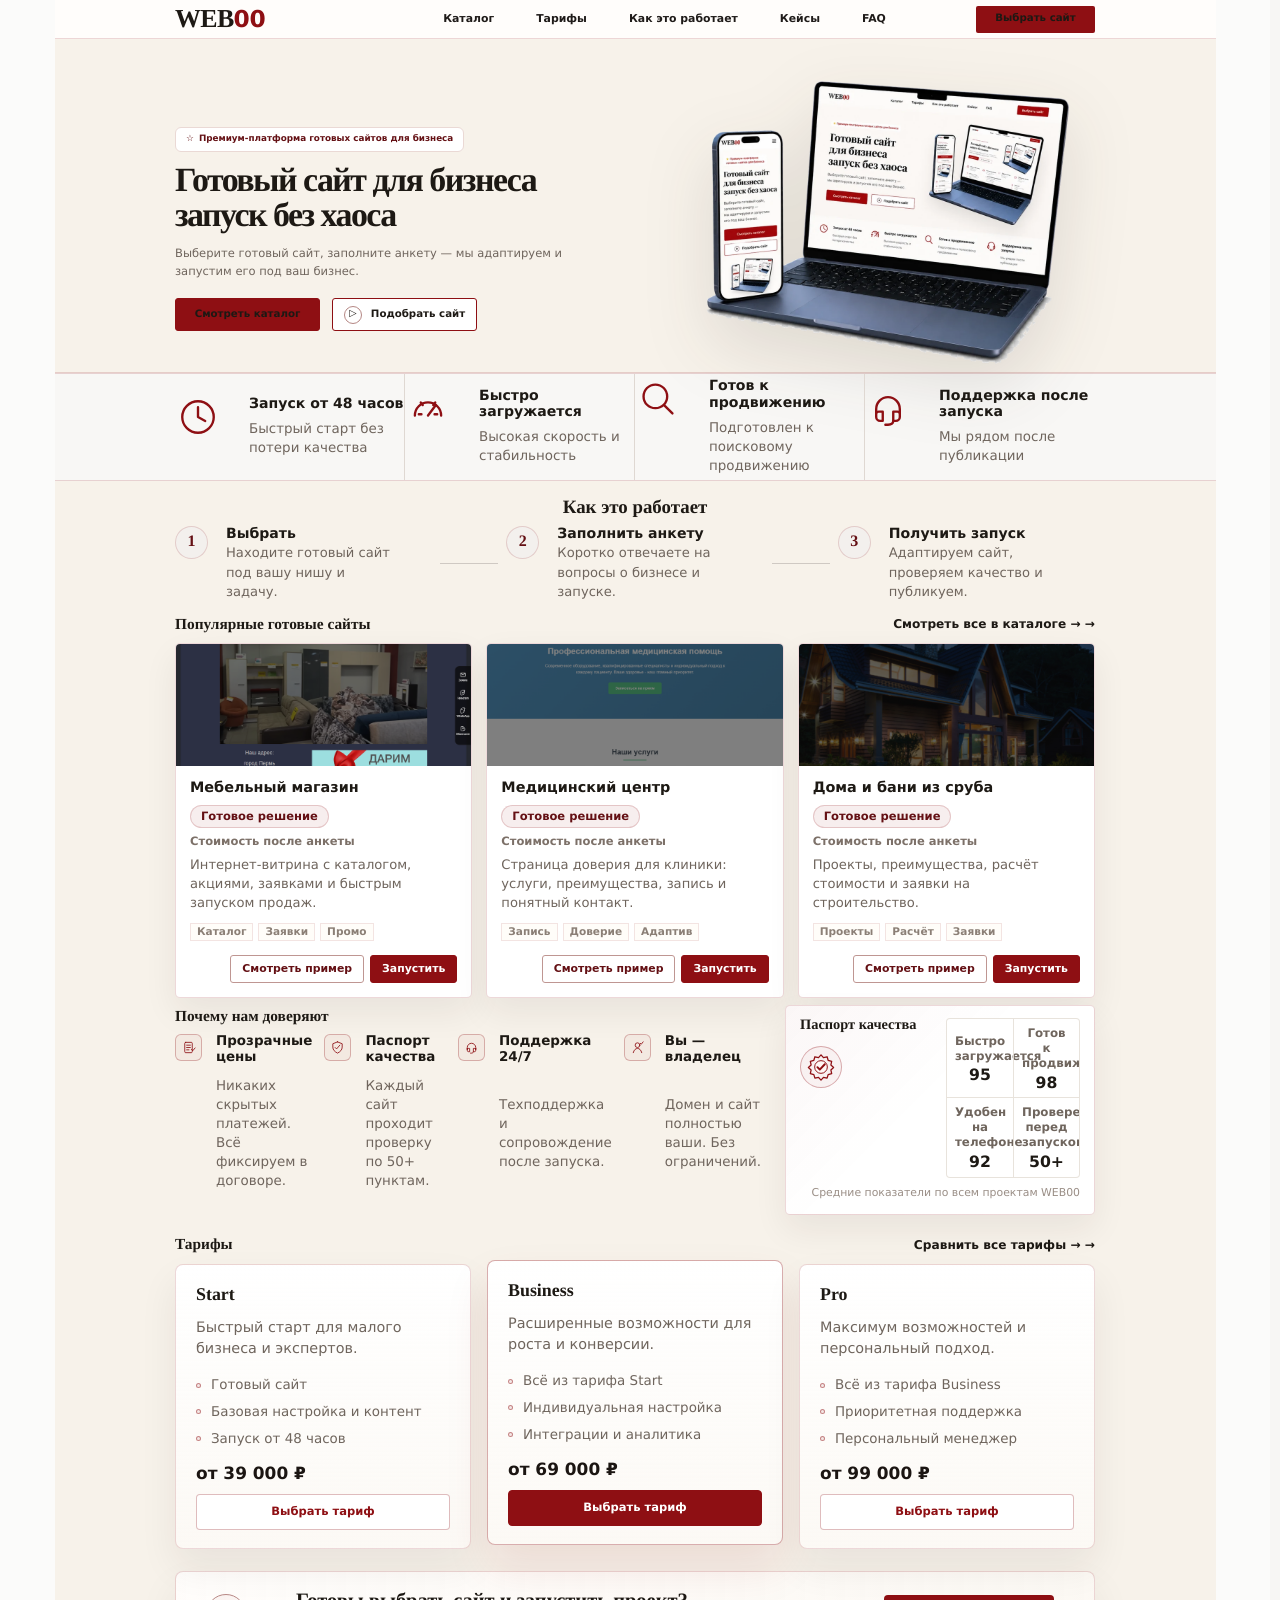
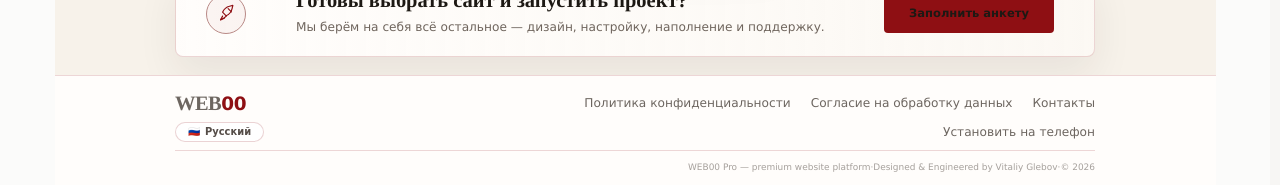
<file: index.html>
<!doctype html>
<html lang="ru">
  <head>
    <meta charset="utf-8">
    <meta name="viewport" content="width=device-width, initial-scale=1">
    <meta name="color-scheme" content="light">
    <title>WEB00 Pro - готовый сайт для бизнеса без хаоса</title>
    <meta name="description" content="WEB00 Pro помогает выбрать готовый сайт, заполнить анкету проекта и запустить сайт под ключ с поддержкой после старта.">
    <link rel="canonical" href="https://web00.pro/">
    <meta property="og:type" content="website">
    <meta property="og:title" content="WEB00 Pro - готовые сайты для бизнеса">
    <meta property="og:description" content="Выберите готовое решение, посмотрите демо и закажите адаптацию сайта под свой бизнес.">
    <meta property="og:url" content="https://web00.pro/">
    <meta property="og:site_name" content="WEB00 Pro">
    <meta name="theme-color" content="#8E0F13">
    <link rel="manifest" href="manifest.webmanifest">
    <link rel="icon" href="assets/img/favicon.svg" type="image/svg+xml">
    <link rel="stylesheet" href="assets/css/tokens.css">
    <link rel="stylesheet" href="assets/css/base.css">
    <link rel="stylesheet" href="assets/css/styles.css">
    <link rel="stylesheet" href="assets/css/shell.css">
    <link rel="stylesheet" href="assets/css/components.css">
    <link rel="stylesheet" href="assets/css/home-premium.css">
    <link rel="stylesheet" href="assets/css/home.css?v=light-shell-1">
    <script defer src="assets/js/data.js?v=multi-page-1"></script>
    <script defer src="assets/js/main.js?v=multi-page-1"></script>
  </head>
  <body data-page="home">
    <main class="mock-page" aria-label="WEB00 homepage">
      <header class="mock-header" data-header>
        <div class="mock-wrap mock-header__inner">
          <a class="mock-logo" href="index.html" aria-label="WEB00 на главную">WEB<span>00</span></a>
          <button class="mock-menu-toggle menu-toggle" type="button" aria-label="Открыть меню" aria-expanded="false" aria-controls="site-nav" data-menu-toggle>
            <span></span><span></span><span></span>
          </button>
          <nav class="mock-nav" id="site-nav" data-nav aria-label="Главная навигация">
            <a href="solutions.html" data-i18n="nav.catalog">Каталог</a>
            <a href="pricing.html" data-i18n="nav.pricing">Тарифы</a>
            <a href="how-it-works.html" data-i18n="nav.how">Как это работает</a>
            <a href="cases.html" data-i18n="nav.cases">Кейсы</a>
            <a href="faq.html">FAQ</a>
          </nav>
          <a class="mock-header-cta" href="brief.html" data-i18n="nav.cta">Выбрать сайт</a>
        </div>
      </header>

      <section class="mock-hero">
        <div class="mock-wrap mock-hero__grid">
          <div class="mock-hero__copy">
            <div class="mock-badge" data-i18n="hero.badge">Премиум-платформа готовых сайтов для бизнеса</div>
            <h1 data-i18n-html="hero.title">Готовый сайт для бизнеса<br>запуск без хаоса</h1>
            <p>Выберите готовый сайт, заполните анкету — мы адаптируем и запустим его под ваш бизнес.</p>
            <div class="mock-actions">
              <a class="mock-btn mock-btn--primary" href="solutions.html">Смотреть каталог</a>
              <a class="mock-btn mock-btn--ghost" href="brief.html?service=Подбор готового сайта">Подобрать сайт</a>
            </div>
          </div>

          <picture class="hero-matryoshka">
            <source
              type="image/webp"
              srcset="
                assets/img/matryoshka-hero-720.webp 720w,
                assets/img/matryoshka-hero-1200.webp 1200w,
                assets/img/matryoshka-hero-1600.webp 1600w
              "
              sizes="(max-width: 767px) 92vw, (max-width: 1024px) 70vw, 760px"
            >
            <img
              src="assets/img/matryoshka-clean-final.png"
              alt="WEB00 на ноутбуке и телефоне"
              width="1448"
              height="1086"
              loading="eager"
              fetchpriority="high"
              decoding="async"
            >
          </picture>
        </div>
      </section>

      <section class="mock-trust" aria-label="Преимущества WEB00">
        <div class="mock-wrap mock-trust__grid">
          <article class="icon-clock"><strong data-i18n="trust.launch.title">Запуск от 48 часов</strong><span data-i18n="trust.launch.text">Быстрый старт без потери качества</span></article>
          <article class="icon-speed"><strong>Быстро загружается</strong><span>Высокая скорость и стабильность</span></article>
          <article class="icon-search"><strong>Готов к продвижению</strong><span>Подготовлен к поисковому продвижению</span></article>
          <article class="icon-support"><strong>Поддержка после запуска</strong><span>Мы рядом после публикации</span></article>
        </div>
      </section>

      <section class="mock-steps mock-wrap" aria-labelledby="steps-title">
        <h2 id="steps-title" data-i18n="steps.title">Как это работает</h2>
        <div class="mock-steps__grid">
          <article><b>1</b><div><strong>Выбрать</strong><span>Находите готовый сайт под вашу нишу и задачу.</span></div></article>
          <i aria-hidden="true"></i>
          <article><b>2</b><div><strong>Заполнить анкету</strong><span>Коротко отвечаете на вопросы о бизнесе и запуске.</span></div></article>
          <i aria-hidden="true"></i>
          <article><b>3</b><div><strong>Получить запуск</strong><span>Адаптируем сайт, проверяем качество и публикуем.</span></div></article>
        </div>
      </section>

      <section class="mock-templates mock-wrap" id="popular-templates" aria-labelledby="templates-title">
        <div class="mock-section-head">
          <h2 id="templates-title">Популярные готовые сайты</h2>
          <a href="solutions.html" data-i18n="templates.all">Смотреть все в каталоге</a>
        </div>
        <div class="mock-card-grid">
          <article class="mock-template-card">
            <img src="assets/img/previews/mebel-home.png" alt="">
            <div class="mock-card-body">
              <h3 data-i18n="card.mebel.title">Мебельный магазин</h3>
              <strong data-i18n="card.common.type">Готовое решение</strong>
              <span class="mock-card-price-note" data-i18n="card.common.priceNote">Стоимость после анкеты</span>
              <p data-i18n="card.mebel.text">Витрина мебели, каталог товаров и заявки на консультацию.</p>
              <div class="mock-tags"><span data-i18n="card.mebel.tag1">Каталог товаров</span><span data-i18n="card.common.leads">Заявки</span><span data-i18n="card.common.promo">Готов к продвижению</span></div>
              <div class="mock-card-actions"><button type="button" data-open-demo-id="mebel" data-i18n="card.demo">Смотреть пример</button><a href="brief.html?solution=mebel" data-i18n="card.launch">Запустить</a></div>
            </div>
          </article>
          <article class="mock-template-card">
            <img src="assets/img/previews/medicina-home.png" alt="">
            <div class="mock-card-body">
              <h3 data-i18n="card.med.title">Медицинский центр</h3>
              <strong data-i18n="card.common.type">Готовое решение</strong>
              <span class="mock-card-price-note" data-i18n="card.common.priceNote">Стоимость после анкеты</span>
              <p data-i18n="card.med.text">Спокойная подача услуги, запись на консультацию и доверительный первый экран.</p>
              <div class="mock-tags"><span data-i18n="card.med.tag1">Запись на приём</span><span data-i18n="card.med.tag2">Доверие</span><span data-i18n="card.common.adaptive">Адаптивный сайт</span></div>
              <div class="mock-card-actions"><button type="button" data-open-demo-id="medicina" data-i18n="card.demo">Смотреть пример</button><a href="brief.html?solution=medicina" data-i18n="card.launch">Запустить</a></div>
            </div>
          </article>
          <article class="mock-template-card">
            <img src="assets/img/previews/doma-bani-home.png" alt="">
            <div class="mock-card-body">
              <h3 data-i18n="card.build.title">Дома и бани из сруба</h3>
              <strong data-i18n="card.common.type">Готовое решение</strong>
              <span class="mock-card-price-note" data-i18n="card.common.priceNote">Стоимость после анкеты</span>
              <p data-i18n="card.build.text">Проекты, преимущества, расчёт стоимости и заявки на строительство.</p>
              <div class="mock-tags"><span data-i18n="card.build.tag1">Проекты</span><span data-i18n="card.build.tag2">Расчёт</span><span data-i18n="card.common.leads">Заявки</span></div>
              <div class="mock-card-actions"><button type="button" data-open-demo-id="doma-bani" data-i18n="card.demo">Смотреть пример</button><a href="brief.html?solution=doma-bani" data-i18n="card.launch">Запустить</a></div>
            </div>
          </article>
        </div>
      </section>

      <section class="mock-proof mock-wrap" aria-labelledby="proof-title">
        <div class="mock-proof__left">
          <h2 id="proof-title" data-i18n="proof.title">Почему нам доверяют</h2>
          <div class="mock-proof-list">
            <article><b></b><strong data-i18n="proof.price.title">Прозрачные цены</strong><span data-i18n="proof.price.text">Никаких скрытых платежей. Всё фиксируем в договоре.</span></article>
            <article><b></b><strong>Паспорт качества</strong><span>Каждый сайт проходит проверку по 50+ пунктам.</span></article>
            <article><b></b><strong data-i18n="proof.support.title">Поддержка 24/7</strong><span data-i18n="proof.support.text">Техподдержка и сопровождение после запуска.</span></article>
            <article><b></b><strong data-i18n="proof.owner.title">Вы — владелец</strong><span data-i18n="proof.owner.text">Домен и сайт полностью ваши. Без ограничений.</span></article>
          </div>
        </div>
        <aside class="mock-quality" aria-label="Паспорт качества WEB00">
          <span class="mock-quality__title" data-i18n="quality.title">Паспорт качества</span>
          <i class="mock-quality__seal" aria-hidden="true"></i>
          <div class="mock-quality__metrics">
            <article><strong>Быстро загружается</strong><b>95</b></article>
            <article><strong>Готов к продвижению</strong><b>98</b></article>
            <article><strong>Удобен на телефоне</strong><b>92</b></article>
            <article><strong>Проверен перед запуском</strong><b>50+</b></article>
          </div>
          <p data-i18n="quality.caption">Средние показатели по всем проектам WEB00</p>
        </aside>
      </section>

      <section class="mock-pricing mock-wrap" aria-labelledby="pricing-title">
        <div class="mock-section-head">
          <h2 id="pricing-title" data-i18n="pricing.title">Тарифы</h2>
          <a href="pricing.html" data-i18n="pricing.compare">Сравнить все тарифы</a>
        </div>
        <div class="mock-pricing-grid">
          <article><h3>Start</h3><p data-i18n="pricing.start.text">Быстрый старт для малого бизнеса и экспертов.</p><ul><li data-i18n="pricing.start.item1">Готовый сайт</li><li data-i18n="pricing.start.item2">Базовая настройка и контент</li><li data-i18n="pricing.start.item3">Запуск от 48 часов</li></ul><strong data-i18n="pricing.start.price">от 39 000 ₽</strong><a href="brief.html?tariff=Start">Выбрать тариф</a></article>
          <article><h3>Business</h3><p data-i18n="pricing.business.text">Расширенные возможности для роста и конверсии.</p><ul><li data-i18n="pricing.business.item1">Всё из тарифа Start</li><li data-i18n="pricing.business.item2">Индивидуальная настройка</li><li data-i18n="pricing.business.item3">Интеграции и аналитика</li></ul><strong data-i18n="pricing.business.price">от 69 000 ₽</strong><a href="brief.html?tariff=Business">Выбрать тариф</a></article>
          <article class="is-pro"><h3>Pro</h3><p data-i18n="pricing.pro.text">Максимум возможностей и персональный подход.</p><ul><li data-i18n="pricing.pro.item1">Всё из тарифа Business</li><li data-i18n="pricing.pro.item2">Приоритетная поддержка</li><li data-i18n="pricing.pro.item3">Персональный менеджер</li></ul><strong data-i18n="pricing.pro.price">от 99 000 ₽</strong><a href="brief.html?tariff=Pro">Выбрать тариф</a></article>
        </div>
      </section>

      <section class="mock-final mock-wrap">
        <div class="mock-final__card">
          <b aria-hidden="true"></b>
          <div><h2>Готовы выбрать сайт и запустить проект?</h2><p data-i18n="final.text">Мы берём на себя всё остальное — дизайн, настройку, наполнение и поддержку.</p></div>
          <a href="brief.html">Заполнить анкету</a>
        </div>
      </section>

      <footer class="mock-footer">
        <div class="mock-wrap mock-footer__inner">
          <a class="mock-logo" href="index.html">WEB<span>00</span></a>
          <nav class="mock-footer__nav" aria-label="Ссылки в подвале">
            <a href="privacy-policy.html" data-i18n="footer.privacy">Политика конфиденциальности</a>
            <a href="consent-personal-data.html" data-i18n="footer.consent">Согласие на обработку данных</a>
            <a href="contacts.html" data-i18n="footer.contacts">Контакты</a>
            <a href="install.html">Установить на телефон</a>
          </nav>
          <button class="mock-language-trigger" type="button" data-language-trigger aria-haspopup="dialog" aria-expanded="false">
            <span data-language-flag>🇷🇺</span>
            <span data-language-label>Русский</span>
          </button>
          <div class="footer-credit" aria-label="WEB00 Pro credits"><span class="footer-credit__part">WEB00 Pro — premium website platform</span><span class="footer-credit__sep" aria-hidden="true">·</span><span class="footer-credit__part">Designed &amp; Engineered by Vitaliy Glebov</span><span class="footer-credit__sep" aria-hidden="true">·</span><span class="footer-credit__part">© 2026</span></div>
        </div>
      </footer>
      <div class="mock-language-backdrop" data-language-backdrop hidden></div>
      <section class="mock-language-sheet" data-language-sheet aria-hidden="true" aria-labelledby="language-title" hidden>
        <div class="mock-language-panel" role="dialog" aria-modal="true">
          <div class="mock-language-head">
            <h2 id="language-title" data-i18n="language.title">Язык</h2>
            <button type="button" data-language-close aria-label="Закрыть">×</button>
          </div>
          <div class="mock-language-list" role="radiogroup" aria-labelledby="language-title">
            <button type="button" data-language-option="ru" role="radio" aria-checked="true"><span>🇷🇺</span><strong>Русский</strong><i></i></button>
            <button type="button" data-language-option="en" role="radio" aria-checked="false"><span>🇬🇧</span><strong>English</strong><i></i></button>
            <button type="button" data-language-option="de" role="radio" aria-checked="false"><span>🇩🇪</span><strong>Deutsch</strong><i></i></button>
            <button type="button" data-language-option="fr" role="radio" aria-checked="false"><span>🇫🇷</span><strong>Français</strong><i></i></button>
            <button type="button" data-language-option="it" role="radio" aria-checked="false"><span>🇮🇹</span><strong>Italiano</strong><i></i></button>
            <button type="button" data-language-option="zh" role="radio" aria-checked="false"><span>🇨🇳</span><strong>中文</strong><i></i></button>
            <button type="button" data-language-option="ja" role="radio" aria-checked="false"><span>🇯🇵</span><strong>日本語</strong><i></i></button>
          </div>
        </div>
      </section>
    </main>

    <div class="modal" data-modal="lead" aria-hidden="true">
      <div class="modal__overlay" data-close-modal></div>
      <div class="modal__dialog modal__dialog--wide glow-panel" role="dialog" aria-modal="true" aria-labelledby="lead-title">
        <button class="modal__close" type="button" data-close-modal aria-label="Закрыть">×</button>
        <div data-lead-modal-content></div>
      </div>
    </div>

    <div class="modal" data-modal="demo" aria-hidden="true">
      <div class="modal__overlay" data-close-modal></div>
      <div class="modal__dialog modal__dialog--wide glow-panel" role="dialog" aria-modal="true" aria-labelledby="demo-title">
        <button class="modal__close" type="button" data-close-modal aria-label="Закрыть">×</button>
        <div data-demo-modal-content></div>
      </div>
    </div>

    <div class="modal" data-modal="bug" aria-hidden="true">
      <div class="modal__overlay" data-close-modal></div>
      <div class="modal__dialog modal__dialog--wide glow-panel" role="dialog" aria-modal="true" aria-labelledby="bug-title">
        <button class="modal__close" type="button" data-close-modal aria-label="Закрыть">×</button>
        <div data-bug-modal-content></div>
      </div>
    </div>
  </body>
</html>
</file>
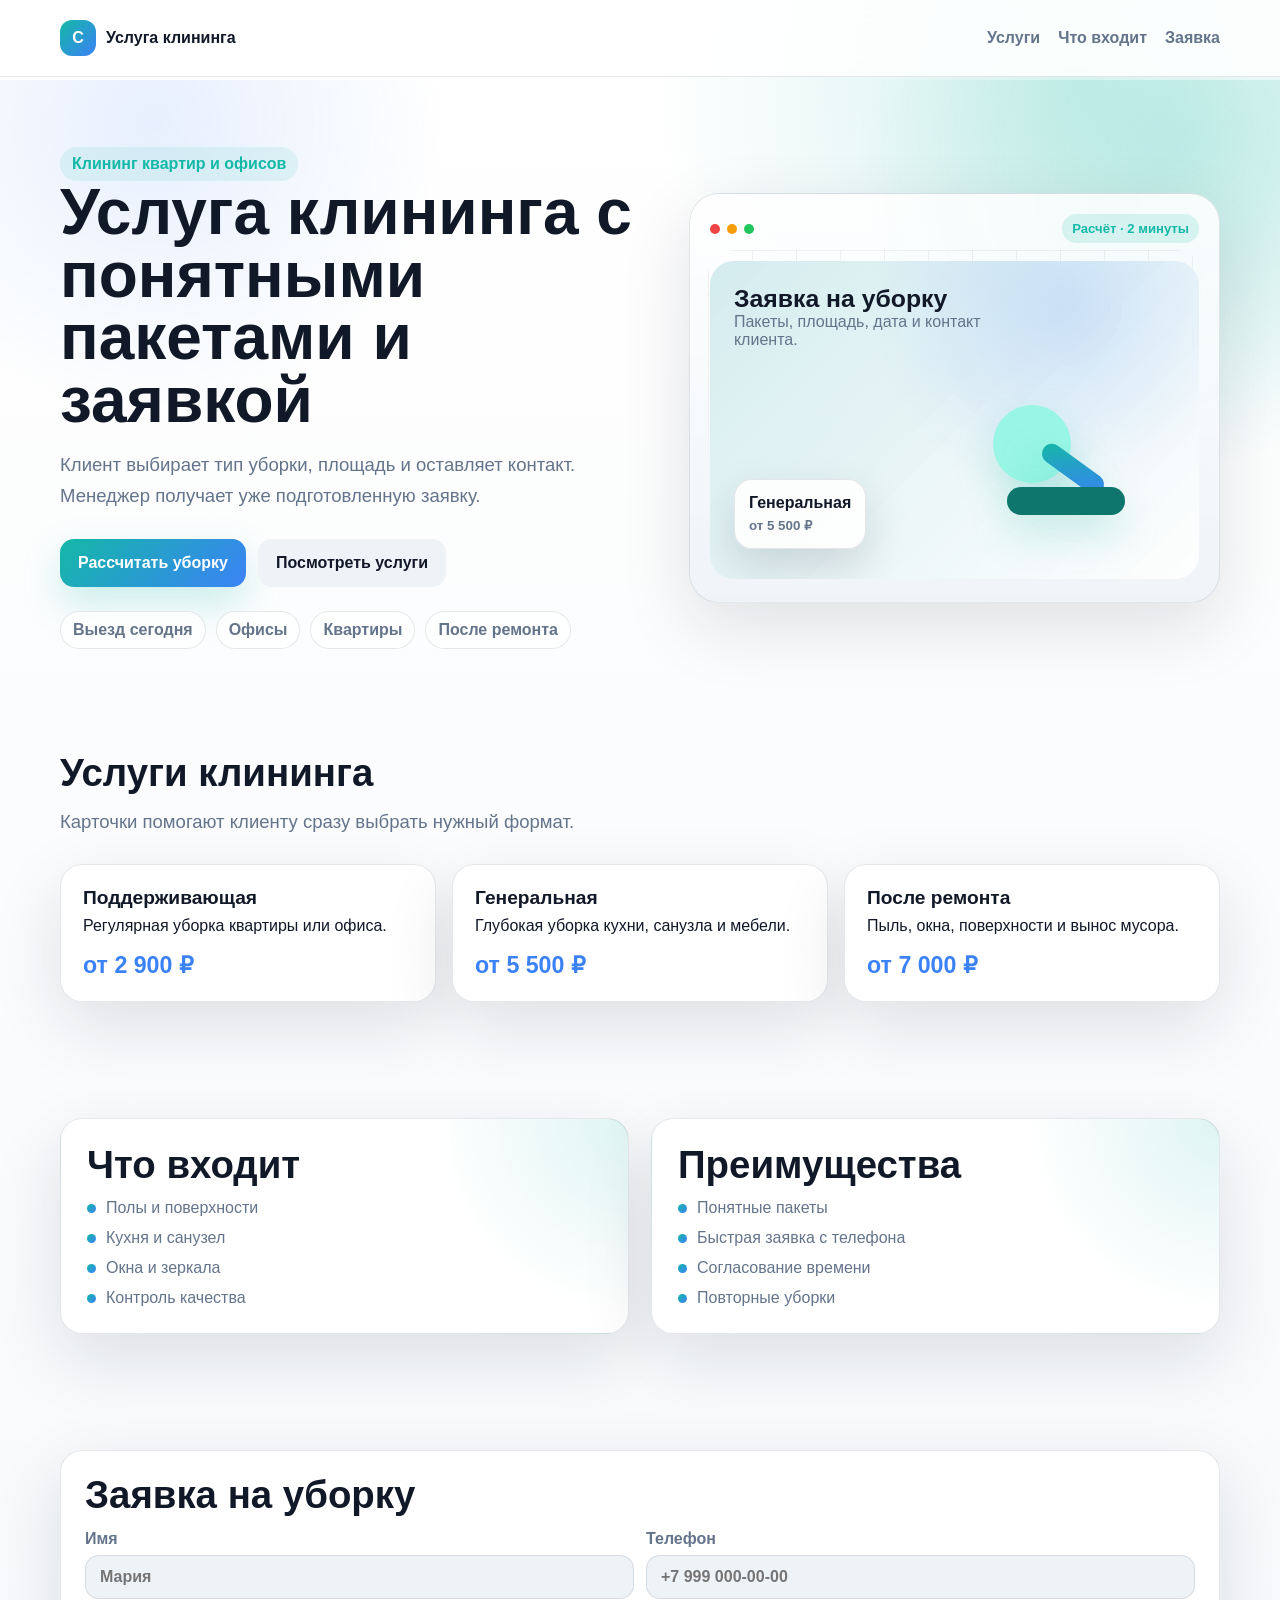
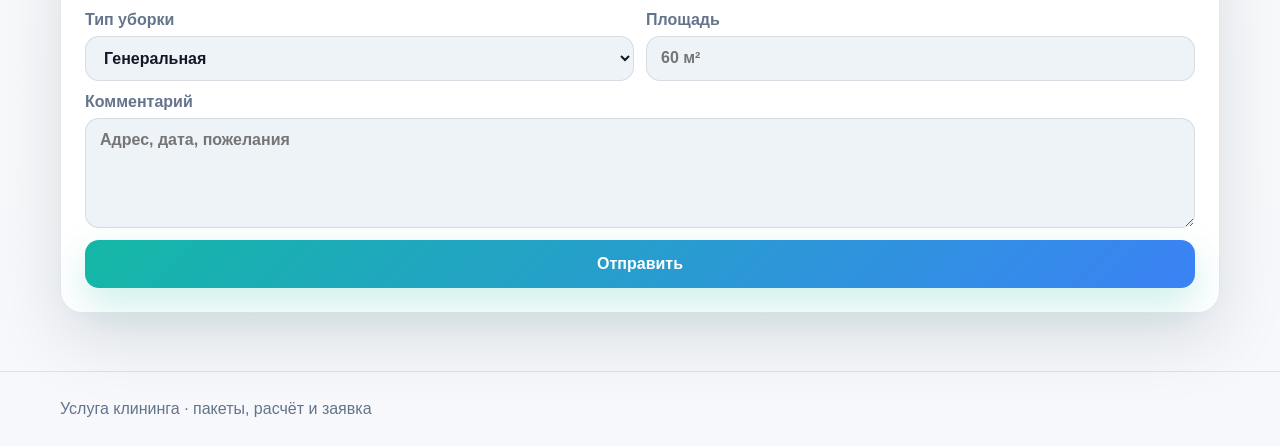
<file: demos/cleaning/index.html>
<!doctype html>
<html lang="ru">
  <head>
    <meta charset="utf-8">
    <meta name="viewport" content="width=device-width, initial-scale=1">
    <title>Услуга клининга — demo</title>
    <link rel="stylesheet" href="../demo.css">
    <style>:root { --accent: #14b8a6; --accent-2: #3b82f6; }</style>
  </head>
  <body class="site-frame">
    <header class="demo-header"><div class="demo-container demo-nav"><a class="brand" href="#"><span class="brand-mark">C</span>Услуга клининга</a><nav class="nav-links"><a href="#services">Услуги</a><a href="#inside">Что входит</a><a href="#request">Заявка</a></nav></div></header>
    <main>
      <section class="demo-container demo-hero">
        <div class="hero-copy"><span class="kicker">Клининг квартир и офисов</span><h1>Услуга клининга с понятными пакетами и заявкой</h1><p class="lead">Клиент выбирает тип уборки, площадь и оставляет контакт. Менеджер получает уже подготовленную заявку.</p><div class="actions"><a class="btn btn-primary" href="#request">Рассчитать уборку</a><a class="btn" href="#services">Посмотреть услуги</a></div><div class="trust-row"><span>Выезд сегодня</span><span>Офисы</span><span>Квартиры</span><span>После ремонта</span></div></div>
        <div class="hero-mock"><div class="mock-toolbar"><div class="mock-dots"><i></i><i></i><i></i></div><span class="mock-badge">Расчёт · 2 минуты</span></div><div class="scene"><h3 class="scene-title">Заявка на уборку</h3><p class="scene-note">Пакеты, площадь, дата и контакт клиента.</p><div class="clean-icon" style="position:absolute;right:62px;bottom:42px"><i></i><i></i><i></i></div><div class="floating-card" style="left:24px;bottom:30px"><strong>Генеральная</strong><small>от 5 500 ₽</small></div></div></div>
      </section>
      <section class="demo-container section" id="services"><div class="section-head"><h2>Услуги клининга</h2><p class="lead">Карточки помогают клиенту сразу выбрать нужный формат.</p></div><div class="price-grid"><article class="price-card"><h3>Поддерживающая</h3><p>Регулярная уборка квартиры или офиса.</p><strong>от 2 900 ₽</strong></article><article class="price-card"><h3>Генеральная</h3><p>Глубокая уборка кухни, санузла и мебели.</p><strong>от 5 500 ₽</strong></article><article class="price-card"><h3>После ремонта</h3><p>Пыль, окна, поверхности и вынос мусора.</p><strong>от 7 000 ₽</strong></article></div></section>
      <section class="demo-container section" id="inside"><div class="split-section"><article class="premium-panel"><h2>Что входит</h2><ul class="feature-list"><li>Полы и поверхности</li><li>Кухня и санузел</li><li>Окна и зеркала</li><li>Контроль качества</li></ul></article><article class="premium-panel"><h2>Преимущества</h2><ul class="feature-list"><li>Понятные пакеты</li><li>Быстрая заявка с телефона</li><li>Согласование времени</li><li>Повторные уборки</li></ul></article></div></section>
      <section class="demo-container section" id="request"><form class="form-card"><h2>Заявка на уборку</h2><div class="form-grid"><label>Имя<input placeholder="Мария"></label><label>Телефон<input placeholder="+7 999 000-00-00"></label><label>Тип уборки<select><option>Генеральная</option><option>Поддерживающая</option><option>После ремонта</option></select></label><label>Площадь<input placeholder="60 м²"></label><label class="wide">Комментарий<textarea placeholder="Адрес, дата, пожелания"></textarea></label><button class="btn btn-primary wide" type="button">Отправить</button></div></form></section>
    </main>
    <footer class="footer"><div class="demo-container">Услуга клининга · пакеты, расчёт и заявка</div></footer>
  </body>
</html>
</file>
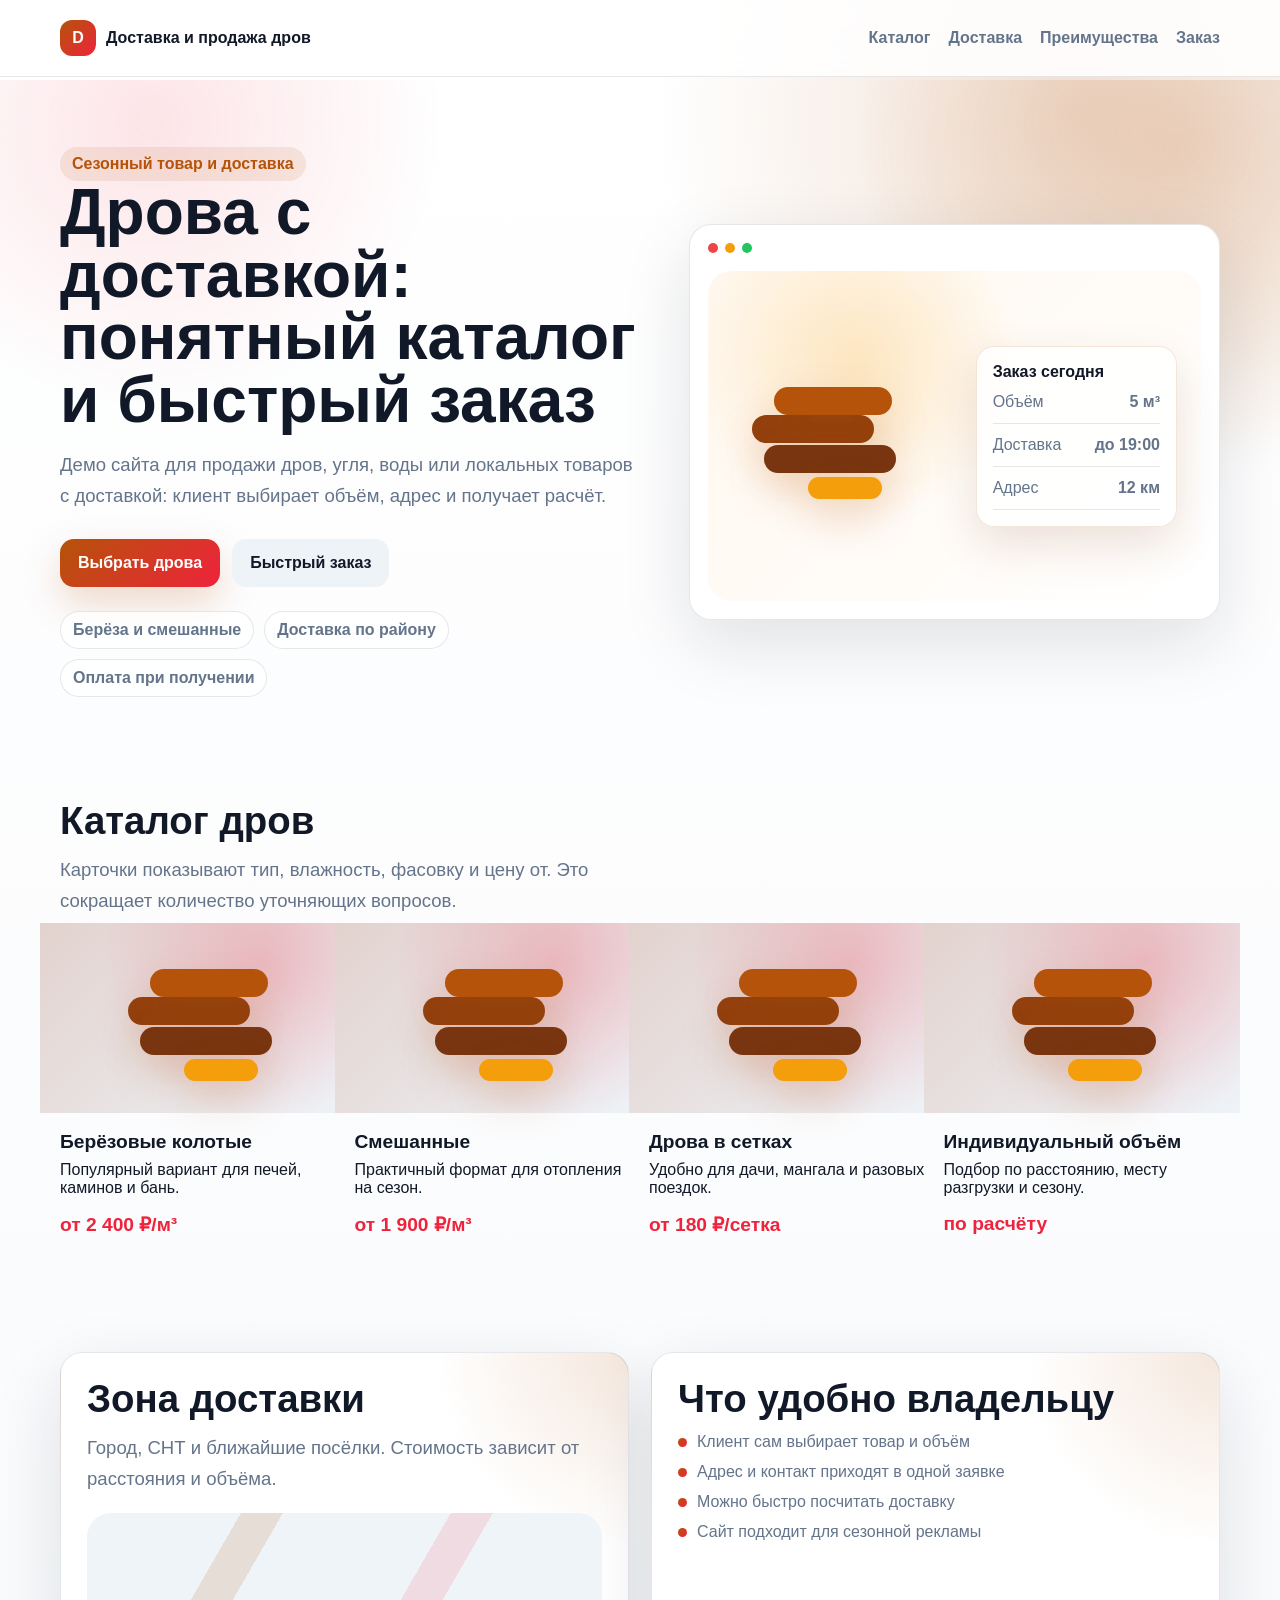
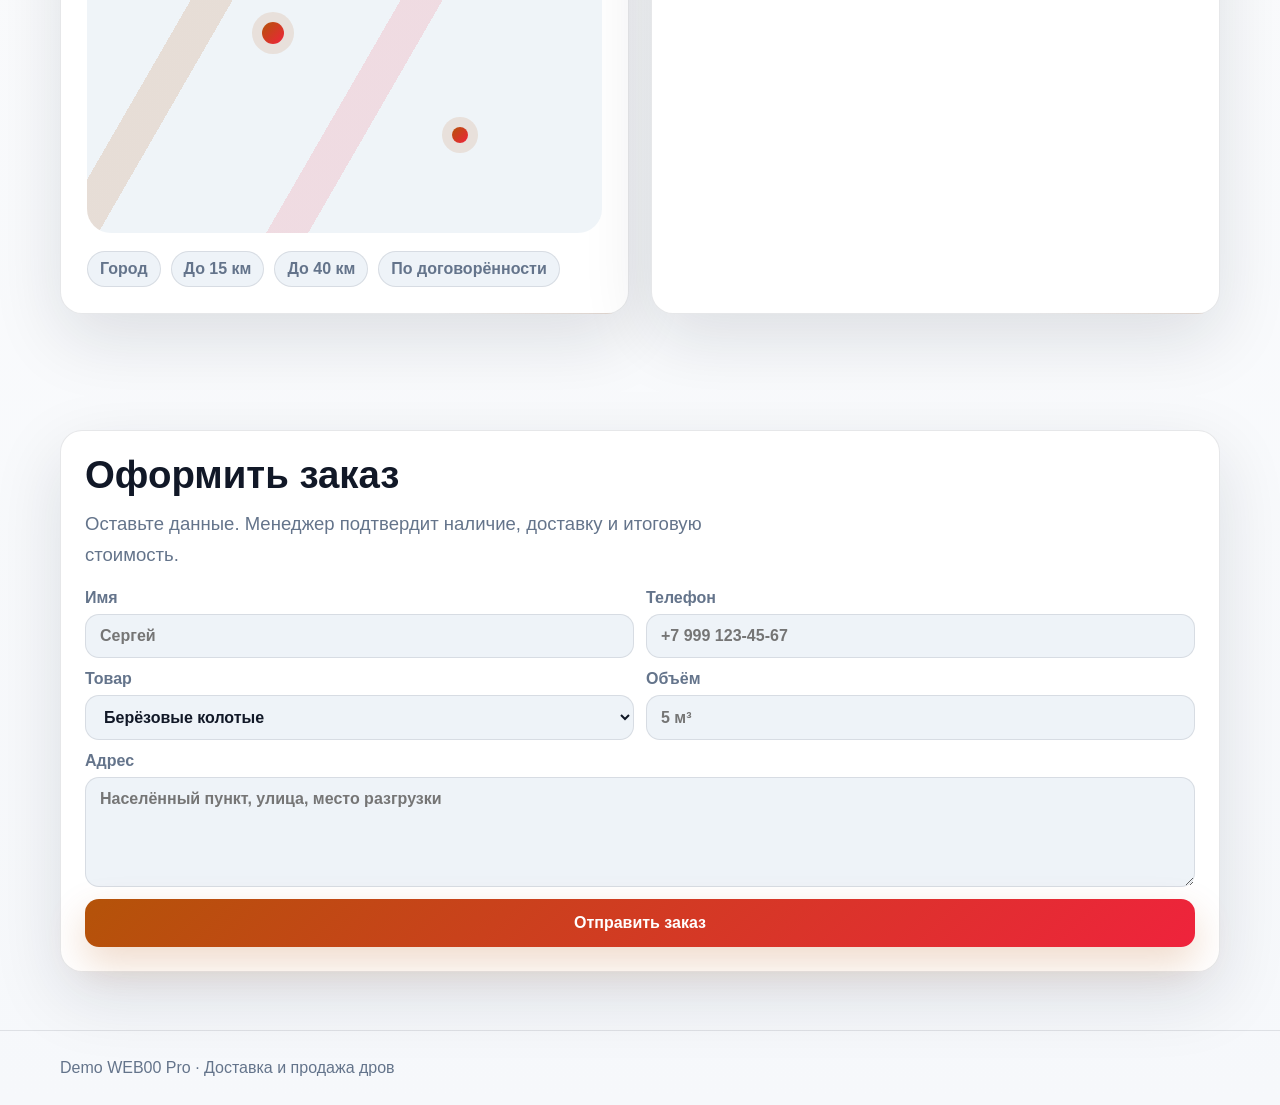
<file: demos/delivery/index.html>
<!doctype html>
<html lang="ru">
  <head>
    <meta charset="utf-8">
    <meta name="viewport" content="width=device-width, initial-scale=1">
    <title>Доставка и продажа дров — demo</title>
    <link rel="stylesheet" href="../demo.css">
    <style>
      :root { --accent: #b45309; --accent-2: #ef233c; }

      .delivery-scene {
        min-height: 330px;
        display: grid;
        grid-template-columns: 1fr 0.9fr;
        gap: 20px;
        align-items: center;
        border-radius: 24px;
        padding: 24px;
        background:
          radial-gradient(circle at 30% 28%, rgba(245, 158, 11, 0.22), transparent 10rem),
          linear-gradient(135deg, #fff7ed, #ffffff);
      }

      .route-card {
        display: grid;
        gap: 12px;
        border: 1px solid rgba(180, 83, 9, 0.15);
        border-radius: 18px;
        padding: 16px;
        background: rgba(255, 255, 255, 0.82);
        box-shadow: 0 18px 45px rgba(120, 53, 15, 0.14);
      }
    </style>
  </head>
  <body class="site-frame">
    <header class="demo-header">
      <div class="demo-container demo-nav">
        <a class="brand" href="#"><span class="brand-mark">D</span>Доставка и продажа дров</a>
        <nav class="nav-links">
          <a href="#catalog">Каталог</a>
          <a href="#delivery">Доставка</a>
          <a href="#benefits">Преимущества</a>
          <a href="#order">Заказ</a>
        </nav>
      </div>
    </header>

    <main>
      <section class="demo-container demo-hero">
        <div class="hero-copy">
          <span class="kicker">Сезонный товар и доставка</span>
          <h1>Дрова с доставкой: понятный каталог и быстрый заказ</h1>
          <p class="lead">Демо сайта для продажи дров, угля, воды или локальных товаров с доставкой: клиент выбирает объём, адрес и получает расчёт.</p>
          <div class="actions">
            <a class="btn btn-primary" href="#catalog">Выбрать дрова</a>
            <a class="btn" href="#order">Быстрый заказ</a>
          </div>
          <div class="trust-row">
            <span>Берёза и смешанные</span>
            <span>Доставка по району</span>
            <span>Оплата при получении</span>
          </div>
        </div>

        <div class="hero-card">
          <div class="browser-bar"><span></span><span></span><span></span></div>
          <div class="delivery-scene">
            <div class="wood-stack"><i></i><i></i><i></i><i></i></div>
            <div class="route-card">
              <b>Заказ сегодня</b>
              <div class="order-row"><span>Объём</span><strong>5 м³</strong></div>
              <div class="order-row"><span>Доставка</span><strong>до 19:00</strong></div>
              <div class="order-row"><span>Адрес</span><strong>12 км</strong></div>
            </div>
          </div>
        </div>
      </section>

      <section class="demo-container section" id="catalog">
        <div class="section-head">
          <h2>Каталог дров</h2>
          <p class="lead">Карточки показывают тип, влажность, фасовку и цену от. Это сокращает количество уточняющих вопросов.</p>
        </div>
        <div class="grid grid-4">
          <article class="catalog-card">
            <div class="card-media"><div class="wood-stack"><i></i><i></i><i></i><i></i></div></div>
            <h3>Берёзовые колотые</h3>
            <p>Популярный вариант для печей, каминов и бань.</p>
            <strong class="price">от 2 400 ₽/м³</strong>
          </article>
          <article class="catalog-card">
            <div class="card-media"><div class="wood-stack"><i></i><i></i><i></i><i></i></div></div>
            <h3>Смешанные</h3>
            <p>Практичный формат для отопления на сезон.</p>
            <strong class="price">от 1 900 ₽/м³</strong>
          </article>
          <article class="catalog-card">
            <div class="card-media"><div class="wood-stack"><i></i><i></i><i></i><i></i></div></div>
            <h3>Дрова в сетках</h3>
            <p>Удобно для дачи, мангала и разовых поездок.</p>
            <strong class="price">от 180 ₽/сетка</strong>
          </article>
          <article class="catalog-card">
            <div class="card-media"><div class="wood-stack"><i></i><i></i><i></i><i></i></div></div>
            <h3>Индивидуальный объём</h3>
            <p>Подбор по расстоянию, месту разгрузки и сезону.</p>
            <strong class="price">по расчёту</strong>
          </article>
        </div>
      </section>

      <section class="demo-container section" id="delivery">
        <div class="split-section">
          <article class="premium-panel">
            <h2>Зона доставки</h2>
            <p class="lead">Город, СНТ и ближайшие посёлки. Стоимость зависит от расстояния и объёма.</p>
            <div class="map-zone"></div>
            <div class="chips"><span class="chip">Город</span><span class="chip">До 15 км</span><span class="chip">До 40 км</span><span class="chip">По договорённости</span></div>
          </article>
          <article class="premium-panel" id="benefits">
            <h2>Что удобно владельцу</h2>
            <ul class="feature-list">
              <li>Клиент сам выбирает товар и объём</li>
              <li>Адрес и контакт приходят в одной заявке</li>
              <li>Можно быстро посчитать доставку</li>
              <li>Сайт подходит для сезонной рекламы</li>
            </ul>
          </article>
        </div>
      </section>

      <section class="demo-container section" id="order">
        <form class="form-card">
          <h2>Оформить заказ</h2>
          <p class="lead">Оставьте данные. Менеджер подтвердит наличие, доставку и итоговую стоимость.</p>
          <div class="form-grid">
            <label>Имя<input placeholder="Сергей"></label>
            <label>Телефон<input placeholder="+7 999 123-45-67"></label>
            <label>Товар<select><option>Берёзовые колотые</option><option>Смешанные</option><option>Дрова в сетках</option><option>Индивидуальный объём</option></select></label>
            <label>Объём<input placeholder="5 м³"></label>
            <label class="wide">Адрес<textarea placeholder="Населённый пункт, улица, место разгрузки"></textarea></label>
            <button class="btn btn-primary wide" type="button">Отправить заказ</button>
          </div>
        </form>
      </section>
    </main>

    <footer class="footer"><div class="demo-container">Demo WEB00 Pro · Доставка и продажа дров</div></footer>
  </body>
</html>
</file>
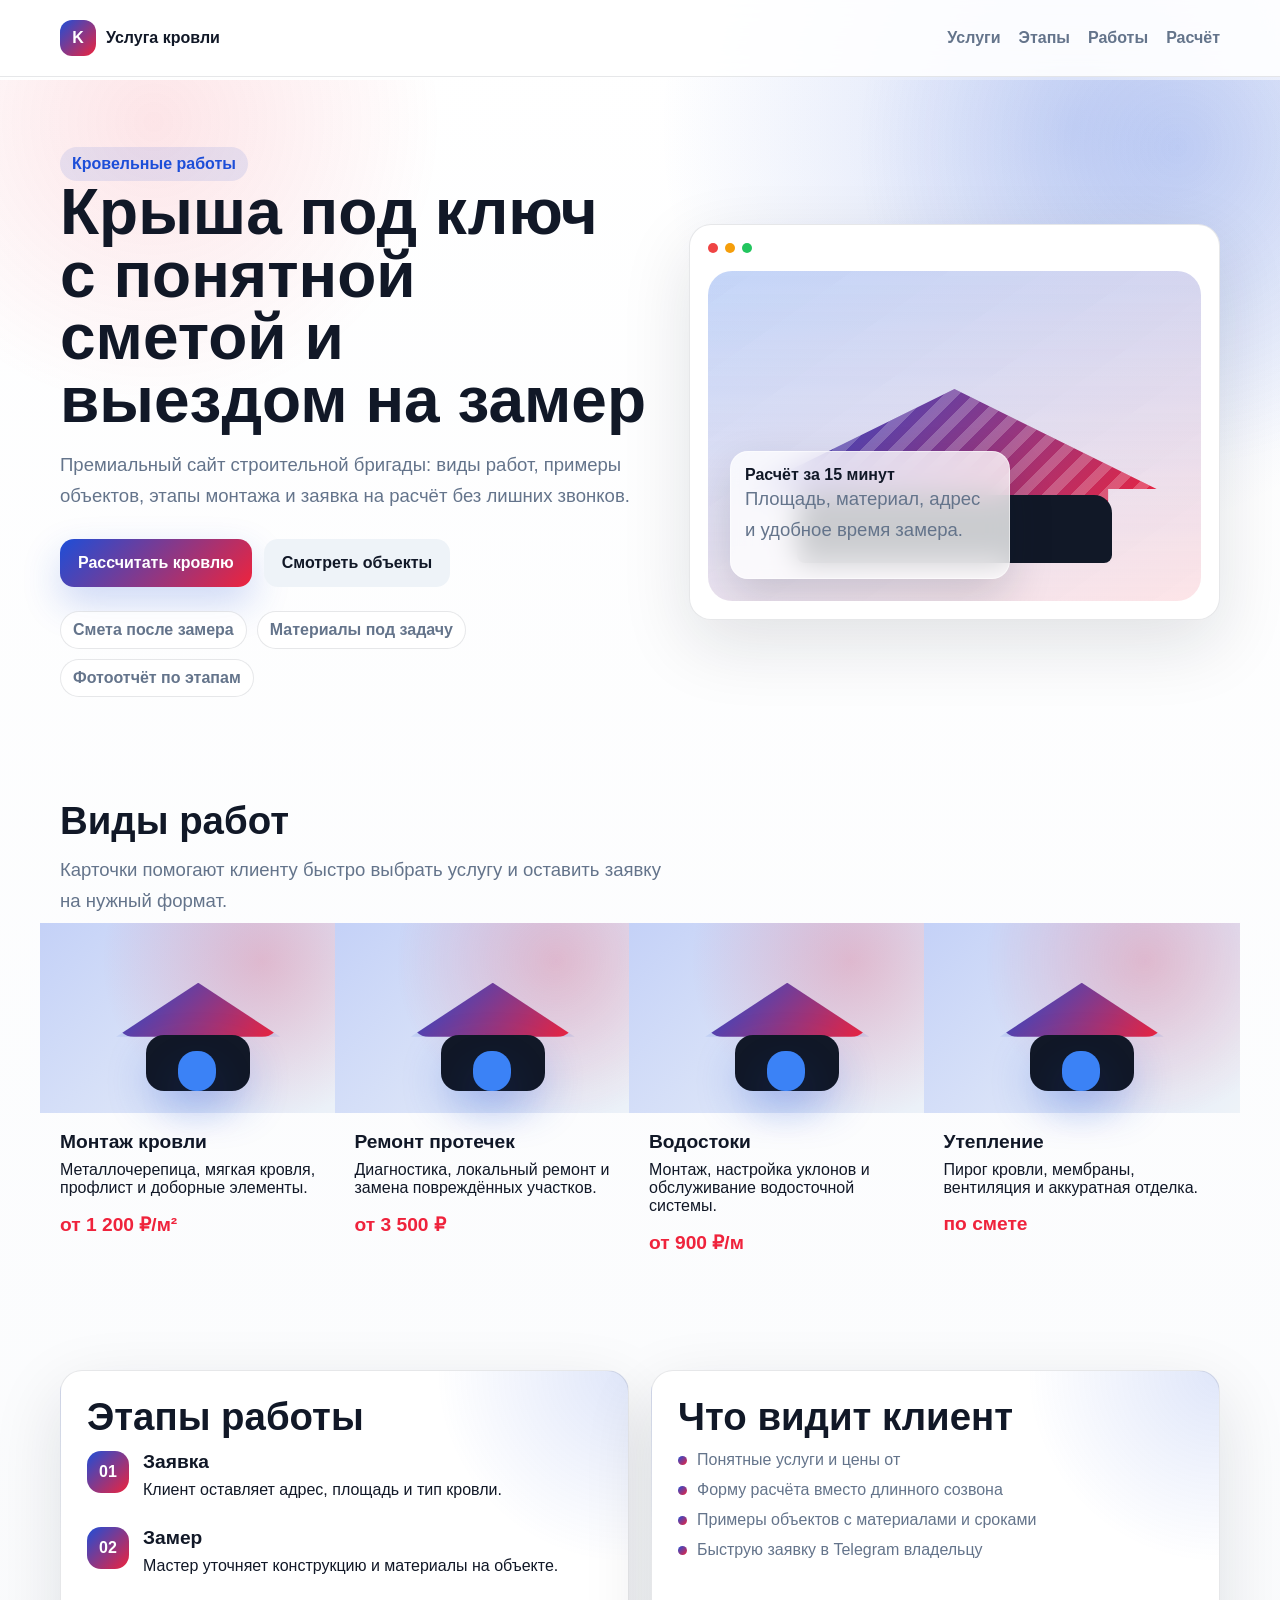
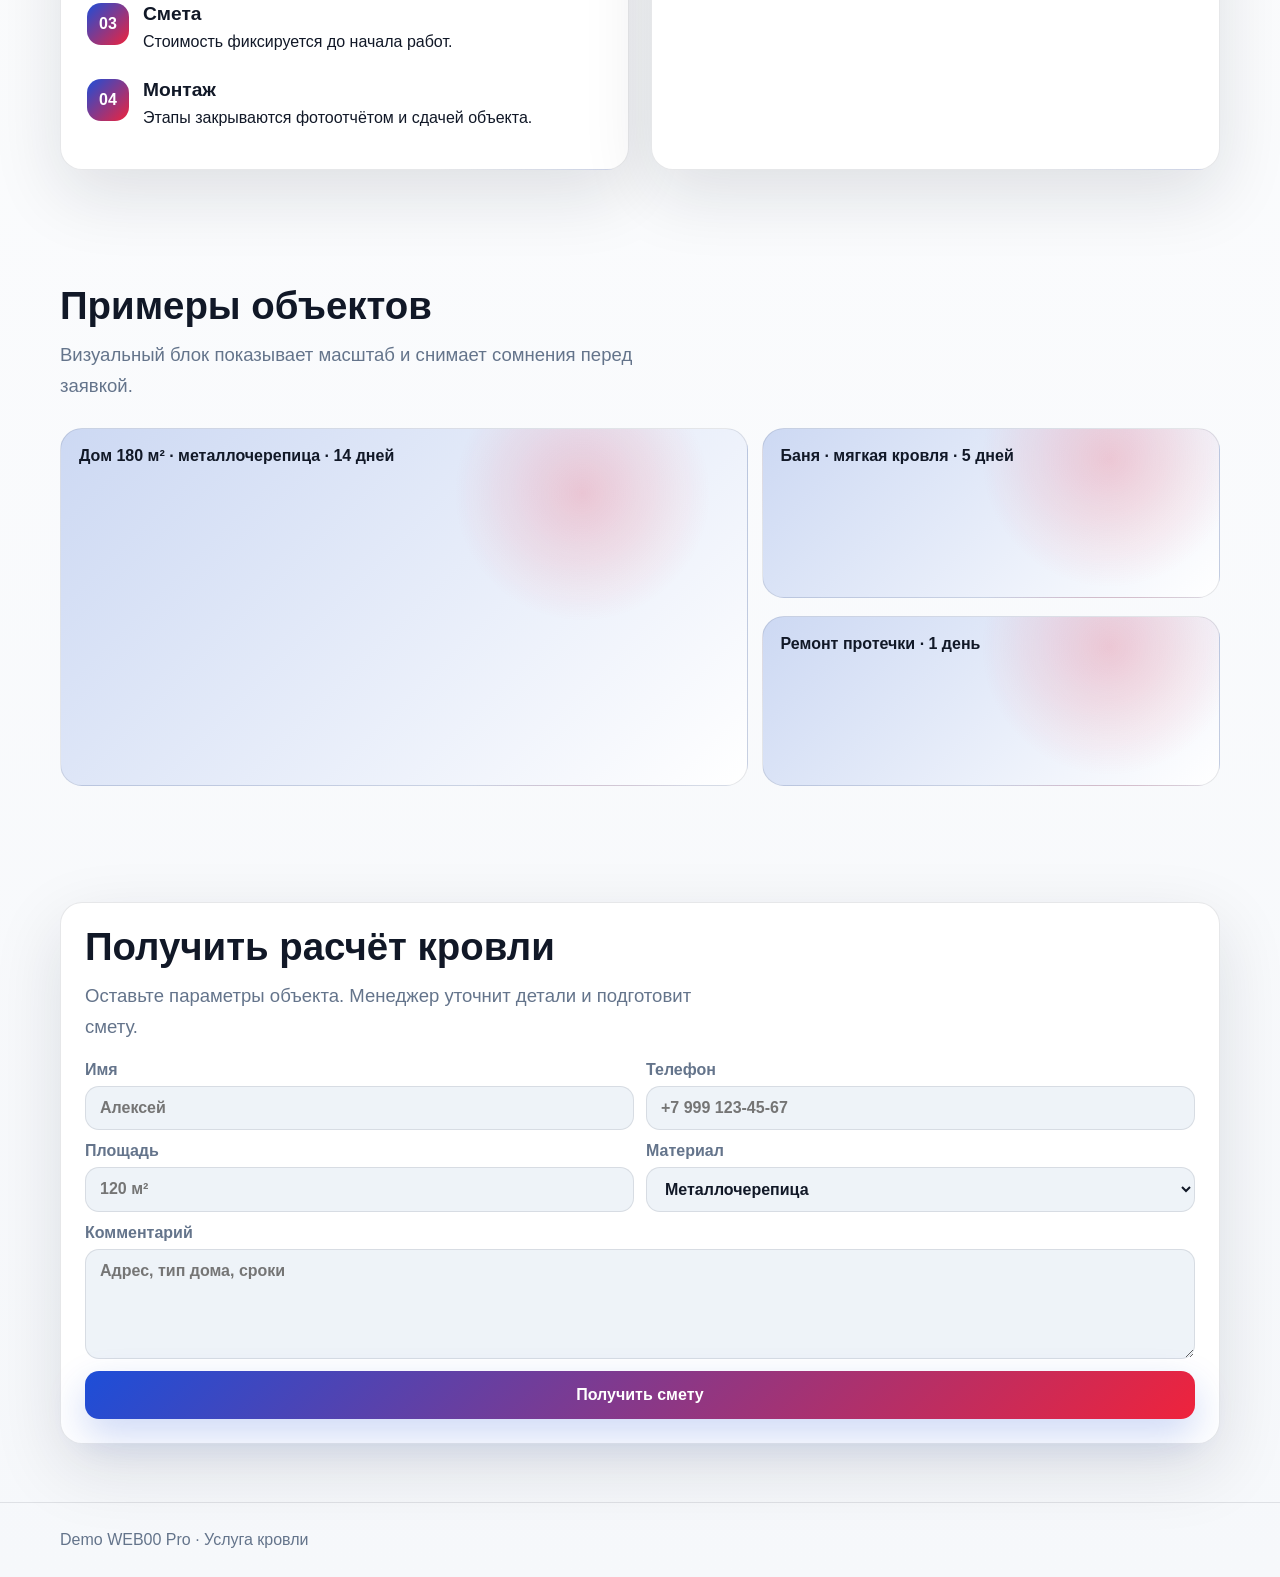
<file: demos/krovlya/index.html>
<!doctype html>
<html lang="ru">
  <head>
    <meta charset="utf-8">
    <meta name="viewport" content="width=device-width, initial-scale=1">
    <title>Услуга кровли — demo</title>
    <link rel="stylesheet" href="../demo.css">
    <style>
      :root { --accent: #1d4ed8; --accent-2: #ef233c; }

      .roof-visual {
        min-height: 330px;
        display: grid;
        gap: 18px;
        align-content: end;
        border-radius: 24px;
        padding: 22px;
        background:
          linear-gradient(145deg, rgba(29, 78, 216, 0.16), rgba(239, 35, 60, 0.12)),
          linear-gradient(180deg, rgba(219, 234, 254, 0.78), rgba(255, 255, 255, 0.92));
        overflow: hidden;
        position: relative;
      }

      .roof-visual::before {
        content: "";
        position: absolute;
        left: 9%;
        right: 9%;
        bottom: 84px;
        height: 128px;
        clip-path: polygon(50% 0, 100% 78%, 88% 78%, 88% 100%, 12% 100%, 12% 78%, 0 78%);
        background:
          repeating-linear-gradient(135deg, rgba(255, 255, 255, 0.22) 0 10px, rgba(255, 255, 255, 0) 10px 20px),
          linear-gradient(135deg, #1d4ed8, #ef233c);
        box-shadow: 0 28px 60px rgba(29, 78, 216, 0.25);
      }

      .roof-visual::after {
        content: "";
        position: absolute;
        left: 18%;
        right: 18%;
        bottom: 38px;
        height: 68px;
        border-radius: 18px 18px 8px 8px;
        background: #111827;
      }

      .roof-note {
        position: relative;
        z-index: 1;
        max-width: 280px;
        border: 1px solid rgba(255, 255, 255, 0.5);
        border-radius: 18px;
        padding: 14px;
        background: rgba(255, 255, 255, 0.78);
        backdrop-filter: blur(14px);
        box-shadow: 0 18px 45px rgba(15, 23, 42, 0.16);
      }
    </style>
  </head>
  <body class="site-frame">
    <header class="demo-header">
      <div class="demo-container demo-nav">
        <a class="brand" href="#"><span class="brand-mark">K</span>Услуга кровли</a>
        <nav class="nav-links">
          <a href="#services">Услуги</a>
          <a href="#steps">Этапы</a>
          <a href="#works">Работы</a>
          <a href="#quote">Расчёт</a>
        </nav>
      </div>
    </header>

    <main>
      <section class="demo-container demo-hero">
        <div class="hero-copy">
          <span class="kicker">Кровельные работы</span>
          <h1>Крыша под ключ с понятной сметой и выездом на замер</h1>
          <p class="lead">Премиальный сайт строительной бригады: виды работ, примеры объектов, этапы монтажа и заявка на расчёт без лишних звонков.</p>
          <div class="actions">
            <a class="btn btn-primary" href="#quote">Рассчитать кровлю</a>
            <a class="btn" href="#works">Смотреть объекты</a>
          </div>
          <div class="trust-row">
            <span>Смета после замера</span>
            <span>Материалы под задачу</span>
            <span>Фотоотчёт по этапам</span>
          </div>
        </div>

        <div class="hero-card">
          <div class="browser-bar"><span></span><span></span><span></span></div>
          <div class="roof-visual">
            <div class="roof-note">
              <b>Расчёт за 15 минут</b>
              <p class="lead">Площадь, материал, адрес и удобное время замера.</p>
            </div>
          </div>
        </div>
      </section>

      <section class="demo-container section" id="services">
        <div class="section-head">
          <h2>Виды работ</h2>
          <p class="lead">Карточки помогают клиенту быстро выбрать услугу и оставить заявку на нужный формат.</p>
        </div>
        <div class="grid grid-4">
          <article class="catalog-card">
            <div class="card-media"><div class="roof-icon"><i></i><i></i><i></i></div></div>
            <h3>Монтаж кровли</h3>
            <p>Металлочерепица, мягкая кровля, профлист и доборные элементы.</p>
            <strong class="price">от 1 200 ₽/м²</strong>
          </article>
          <article class="catalog-card">
            <div class="card-media"><div class="roof-icon"><i></i><i></i><i></i></div></div>
            <h3>Ремонт протечек</h3>
            <p>Диагностика, локальный ремонт и замена повреждённых участков.</p>
            <strong class="price">от 3 500 ₽</strong>
          </article>
          <article class="catalog-card">
            <div class="card-media"><div class="roof-icon"><i></i><i></i><i></i></div></div>
            <h3>Водостоки</h3>
            <p>Монтаж, настройка уклонов и обслуживание водосточной системы.</p>
            <strong class="price">от 900 ₽/м</strong>
          </article>
          <article class="catalog-card">
            <div class="card-media"><div class="roof-icon"><i></i><i></i><i></i></div></div>
            <h3>Утепление</h3>
            <p>Пирог кровли, мембраны, вентиляция и аккуратная отделка.</p>
            <strong class="price">по смете</strong>
          </article>
        </div>
      </section>

      <section class="demo-container section" id="steps">
        <div class="split-section">
          <article class="premium-panel">
            <h2>Этапы работы</h2>
            <div class="timeline">
              <div class="timeline-step"><span>01</span><div><h3>Заявка</h3><p>Клиент оставляет адрес, площадь и тип кровли.</p></div></div>
              <div class="timeline-step"><span>02</span><div><h3>Замер</h3><p>Мастер уточняет конструкцию и материалы на объекте.</p></div></div>
              <div class="timeline-step"><span>03</span><div><h3>Смета</h3><p>Стоимость фиксируется до начала работ.</p></div></div>
              <div class="timeline-step"><span>04</span><div><h3>Монтаж</h3><p>Этапы закрываются фотоотчётом и сдачей объекта.</p></div></div>
            </div>
          </article>
          <article class="premium-panel">
            <h2>Что видит клиент</h2>
            <ul class="feature-list">
              <li>Понятные услуги и цены от</li>
              <li>Форму расчёта вместо длинного созвона</li>
              <li>Примеры объектов с материалами и сроками</li>
              <li>Быструю заявку в Telegram владельцу</li>
            </ul>
          </article>
        </div>
      </section>

      <section class="demo-container section" id="works">
        <div class="section-head">
          <h2>Примеры объектов</h2>
          <p class="lead">Визуальный блок показывает масштаб и снимает сомнения перед заявкой.</p>
        </div>
        <div class="gallery-grid">
          <div class="gallery-tile large">Дом 180 м² · металлочерепица · 14 дней</div>
          <div class="grid">
            <div class="gallery-tile">Баня · мягкая кровля · 5 дней</div>
            <div class="gallery-tile">Ремонт протечки · 1 день</div>
          </div>
        </div>
      </section>

      <section class="demo-container section" id="quote">
        <form class="form-card">
          <h2>Получить расчёт кровли</h2>
          <p class="lead">Оставьте параметры объекта. Менеджер уточнит детали и подготовит смету.</p>
          <div class="form-grid">
            <label>Имя<input placeholder="Алексей"></label>
            <label>Телефон<input placeholder="+7 999 123-45-67"></label>
            <label>Площадь<input placeholder="120 м²"></label>
            <label>Материал<select><option>Металлочерепица</option><option>Мягкая кровля</option><option>Профлист</option><option>Нужна консультация</option></select></label>
            <label class="wide">Комментарий<textarea placeholder="Адрес, тип дома, сроки"></textarea></label>
            <button class="btn btn-primary wide" type="button">Получить смету</button>
          </div>
        </form>
      </section>
    </main>

    <footer class="footer"><div class="demo-container">Demo WEB00 Pro · Услуга кровли</div></footer>
  </body>
</html>
</file>
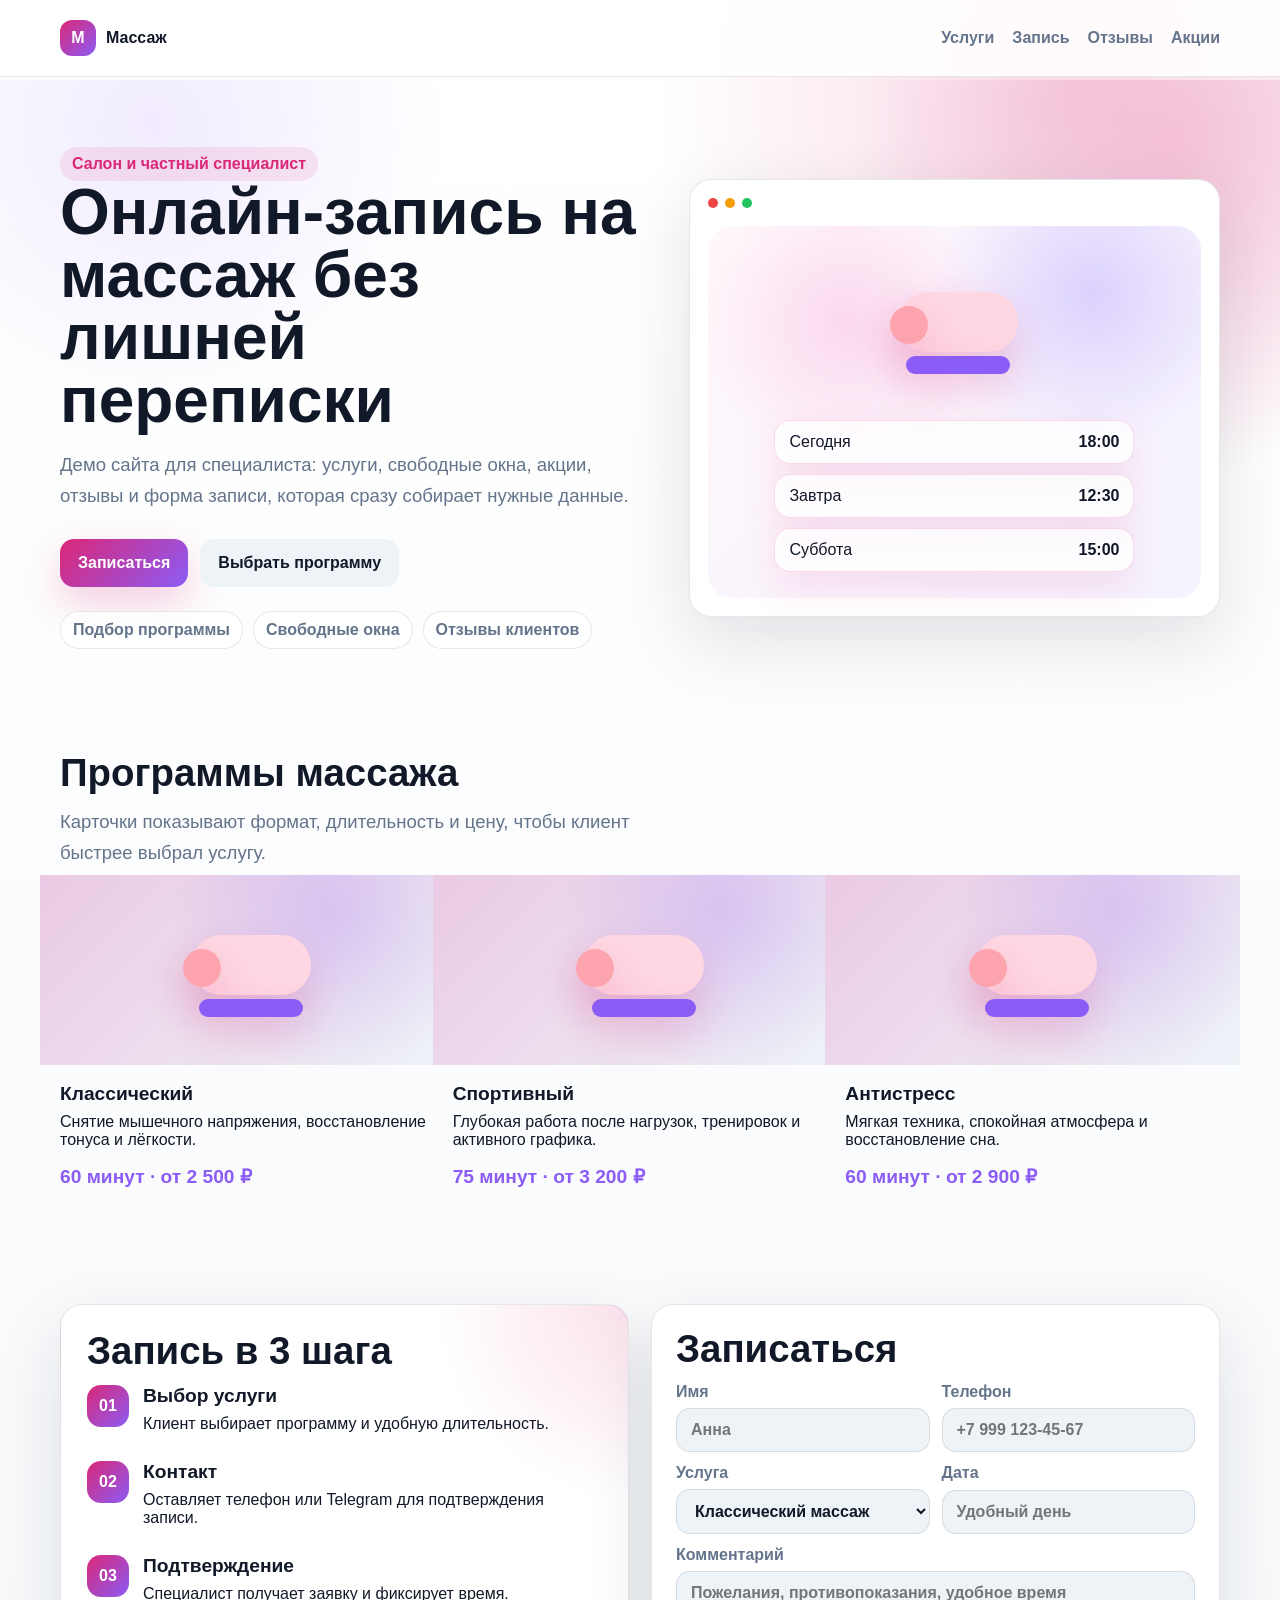
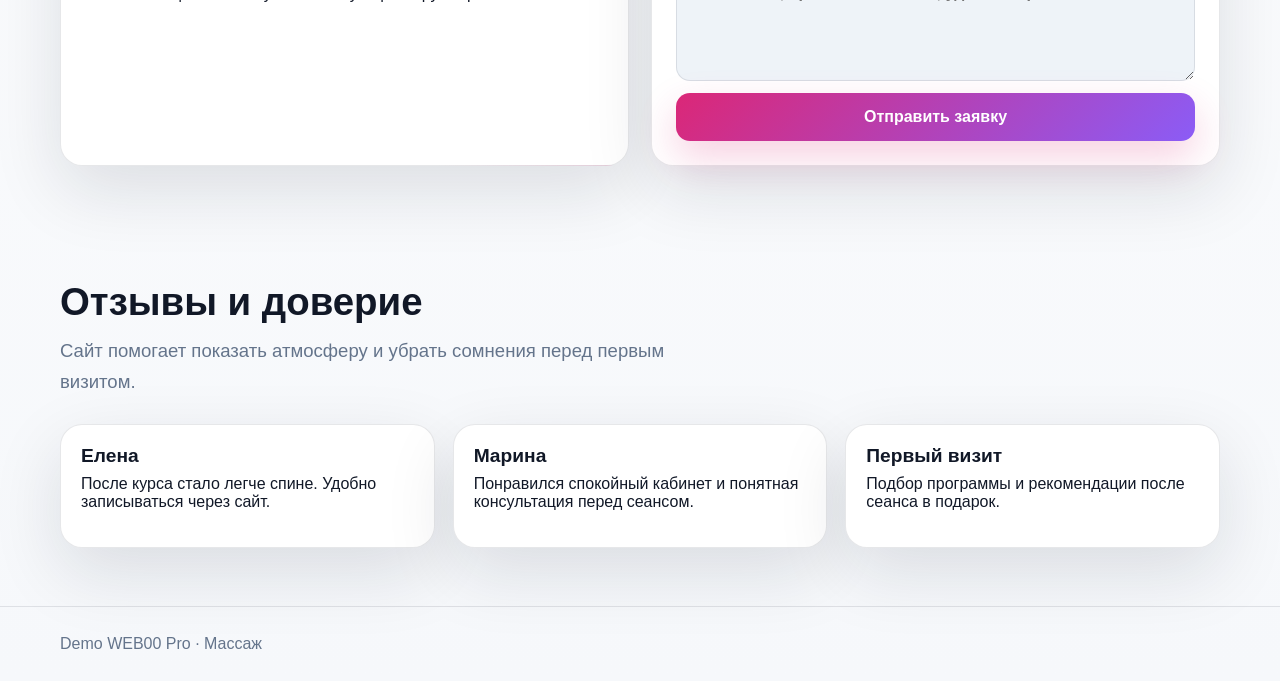
<file: demos/massage/index.html>
<!doctype html>
<html lang="ru">
  <head>
    <meta charset="utf-8">
    <meta name="viewport" content="width=device-width, initial-scale=1">
    <title>Массаж — demo</title>
    <link rel="stylesheet" href="../demo.css">
    <style>
      :root { --accent: #db2777; --accent-2: #8b5cf6; }

      .spa-scene {
        min-height: 330px;
        display: grid;
        align-content: center;
        justify-items: center;
        gap: 18px;
        border-radius: 24px;
        padding: 26px;
        background:
          radial-gradient(circle at 28% 26%, rgba(251, 207, 232, 0.75), transparent 9rem),
          radial-gradient(circle at 78% 18%, rgba(196, 181, 253, 0.56), transparent 10rem),
          linear-gradient(135deg, #fff7fb, #f5f3ff);
      }

      .booking-strip {
        width: min(360px, 100%);
        display: grid;
        gap: 10px;
      }

      .booking-slot {
        display: flex;
        justify-content: space-between;
        gap: 12px;
        border: 1px solid rgba(219, 39, 119, 0.16);
        border-radius: 16px;
        padding: 12px 14px;
        background: rgba(255, 255, 255, 0.76);
        box-shadow: 0 16px 38px rgba(219, 39, 119, 0.12);
      }
    </style>
  </head>
  <body class="site-frame">
    <header class="demo-header">
      <div class="demo-container demo-nav">
        <a class="brand" href="#"><span class="brand-mark">M</span>Массаж</a>
        <nav class="nav-links">
          <a href="#services">Услуги</a>
          <a href="#booking">Запись</a>
          <a href="#reviews">Отзывы</a>
          <a href="#promo">Акции</a>
        </nav>
      </div>
    </header>

    <main>
      <section class="demo-container demo-hero">
        <div class="hero-copy">
          <span class="kicker">Салон и частный специалист</span>
          <h1>Онлайн-запись на массаж без лишней переписки</h1>
          <p class="lead">Демо сайта для специалиста: услуги, свободные окна, акции, отзывы и форма записи, которая сразу собирает нужные данные.</p>
          <div class="actions">
            <a class="btn btn-primary" href="#booking">Записаться</a>
            <a class="btn" href="#services">Выбрать программу</a>
          </div>
          <div class="trust-row">
            <span>Подбор программы</span>
            <span>Свободные окна</span>
            <span>Отзывы клиентов</span>
          </div>
        </div>

        <div class="hero-card">
          <div class="browser-bar"><span></span><span></span><span></span></div>
          <div class="spa-scene">
            <div class="massage-icon"><i></i><i></i><i></i></div>
            <div class="booking-strip">
              <div class="booking-slot"><span>Сегодня</span><b>18:00</b></div>
              <div class="booking-slot"><span>Завтра</span><b>12:30</b></div>
              <div class="booking-slot"><span>Суббота</span><b>15:00</b></div>
            </div>
          </div>
        </div>
      </section>

      <section class="demo-container section" id="services">
        <div class="section-head">
          <h2>Программы массажа</h2>
          <p class="lead">Карточки показывают формат, длительность и цену, чтобы клиент быстрее выбрал услугу.</p>
        </div>
        <div class="grid grid-3">
          <article class="catalog-card">
            <div class="card-media"><div class="massage-icon"><i></i><i></i><i></i></div></div>
            <h3>Классический</h3>
            <p>Снятие мышечного напряжения, восстановление тонуса и лёгкости.</p>
            <strong class="price">60 минут · от 2 500 ₽</strong>
          </article>
          <article class="catalog-card">
            <div class="card-media"><div class="massage-icon"><i></i><i></i><i></i></div></div>
            <h3>Спортивный</h3>
            <p>Глубокая работа после нагрузок, тренировок и активного графика.</p>
            <strong class="price">75 минут · от 3 200 ₽</strong>
          </article>
          <article class="catalog-card">
            <div class="card-media"><div class="massage-icon"><i></i><i></i><i></i></div></div>
            <h3>Антистресс</h3>
            <p>Мягкая техника, спокойная атмосфера и восстановление сна.</p>
            <strong class="price">60 минут · от 2 900 ₽</strong>
          </article>
        </div>
      </section>

      <section class="demo-container section" id="booking">
        <div class="split-section">
          <article class="premium-panel">
            <h2>Запись в 3 шага</h2>
            <div class="timeline">
              <div class="timeline-step"><span>01</span><div><h3>Выбор услуги</h3><p>Клиент выбирает программу и удобную длительность.</p></div></div>
              <div class="timeline-step"><span>02</span><div><h3>Контакт</h3><p>Оставляет телефон или Telegram для подтверждения записи.</p></div></div>
              <div class="timeline-step"><span>03</span><div><h3>Подтверждение</h3><p>Специалист получает заявку и фиксирует время.</p></div></div>
            </div>
          </article>
          <form class="form-card">
            <h2>Записаться</h2>
            <div class="form-grid">
              <label>Имя<input placeholder="Анна"></label>
              <label>Телефон<input placeholder="+7 999 123-45-67"></label>
              <label>Услуга<select><option>Классический массаж</option><option>Спортивный массаж</option><option>Антистресс</option></select></label>
              <label>Дата<input placeholder="Удобный день"></label>
              <label class="wide">Комментарий<textarea placeholder="Пожелания, противопоказания, удобное время"></textarea></label>
              <button class="btn btn-primary wide" type="button">Отправить заявку</button>
            </div>
          </form>
        </div>
      </section>

      <section class="demo-container section" id="reviews">
        <div class="section-head">
          <h2>Отзывы и доверие</h2>
          <p class="lead">Сайт помогает показать атмосферу и убрать сомнения перед первым визитом.</p>
        </div>
        <div class="grid grid-3">
          <article class="card"><h3>Елена</h3><p>После курса стало легче спине. Удобно записываться через сайт.</p></article>
          <article class="card"><h3>Марина</h3><p>Понравился спокойный кабинет и понятная консультация перед сеансом.</p></article>
          <article class="card" id="promo"><h3>Первый визит</h3><p>Подбор программы и рекомендации после сеанса в подарок.</p></article>
        </div>
      </section>
    </main>

    <footer class="footer"><div class="demo-container">Demo WEB00 Pro · Массаж</div></footer>
  </body>
</html>
</file>
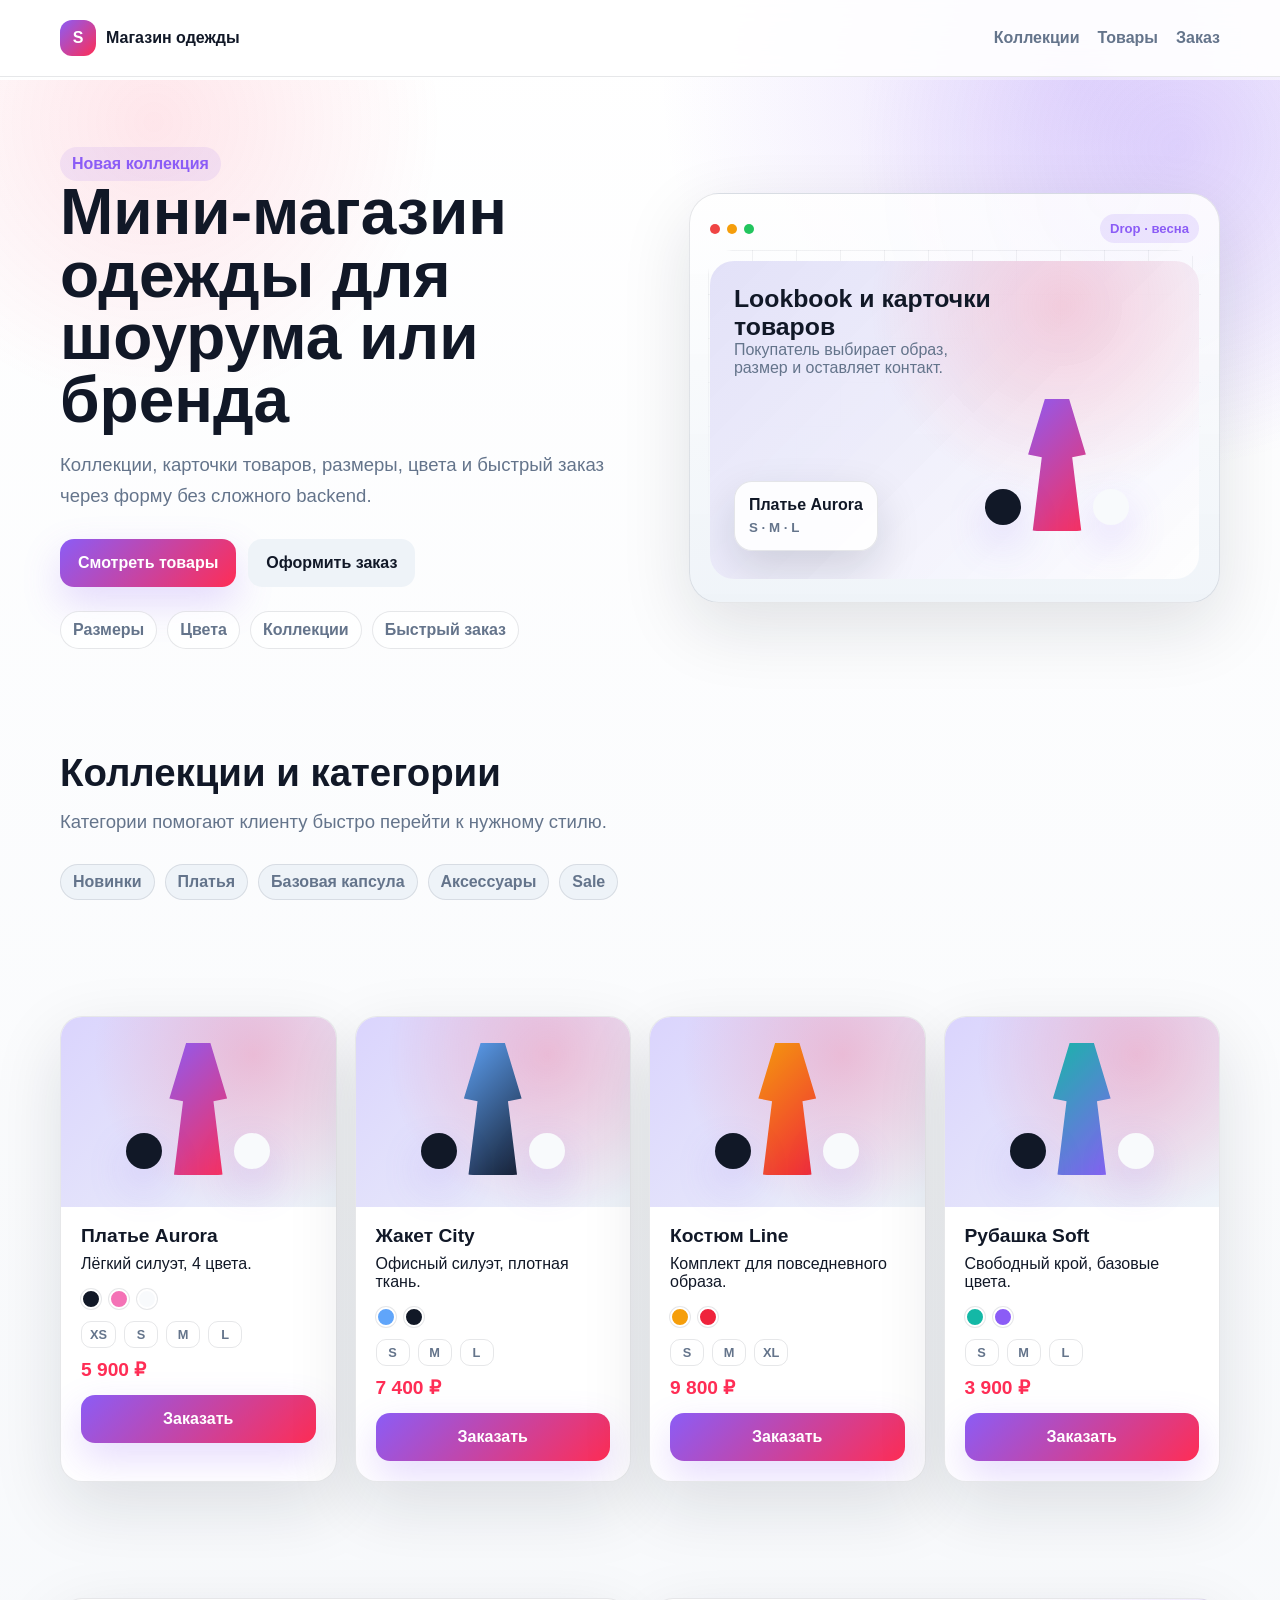
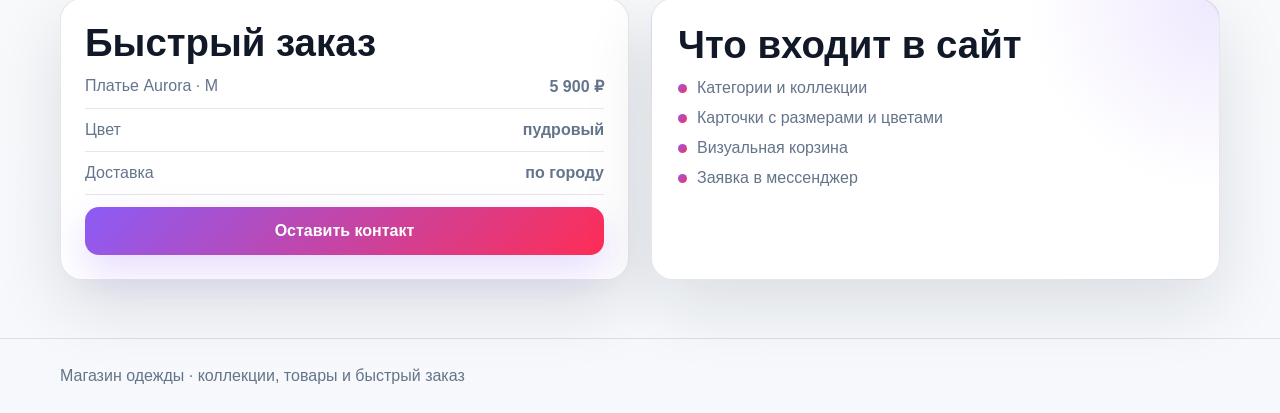
<file: demos/odezhda/index.html>
<!doctype html>
<html lang="ru">
  <head>
    <meta charset="utf-8">
    <meta name="viewport" content="width=device-width, initial-scale=1">
    <title>Магазин одежды — demo</title>
    <link rel="stylesheet" href="../demo.css">
    <style>:root { --accent: #8b5cf6; --accent-2: #ff2d55; }</style>
  </head>
  <body class="site-frame">
    <header class="demo-header"><div class="demo-container demo-nav"><a class="brand" href="#"><span class="brand-mark">S</span>Магазин одежды</a><nav class="nav-links"><a href="#collections">Коллекции</a><a href="#shop">Товары</a><a href="#cart">Заказ</a></nav></div></header>
    <main>
      <section class="demo-container demo-hero">
        <div class="hero-copy"><span class="kicker">Новая коллекция</span><h1>Мини-магазин одежды для шоурума или бренда</h1><p class="lead">Коллекции, карточки товаров, размеры, цвета и быстрый заказ через форму без сложного backend.</p><div class="actions"><a class="btn btn-primary" href="#shop">Смотреть товары</a><a class="btn" href="#cart">Оформить заказ</a></div><div class="trust-row"><span>Размеры</span><span>Цвета</span><span>Коллекции</span><span>Быстрый заказ</span></div></div>
        <div class="hero-mock"><div class="mock-toolbar"><div class="mock-dots"><i></i><i></i><i></i></div><span class="mock-badge">Drop · весна</span></div><div class="scene"><h3 class="scene-title">Lookbook и карточки товаров</h3><p class="scene-note">Покупатель выбирает образ, размер и оставляет контакт.</p><div class="fashion-icon" style="position:absolute;right:52px;bottom:36px"><i></i><i></i><i></i></div><div class="floating-card" style="left:24px;bottom:28px"><strong>Платье Aurora</strong><small>S · M · L</small></div></div></div>
      </section>
      <section class="demo-container section" id="collections"><div class="section-head"><h2>Коллекции и категории</h2><p class="lead">Категории помогают клиенту быстро перейти к нужному стилю.</p></div><div class="chips"><span class="chip">Новинки</span><span class="chip">Платья</span><span class="chip">Базовая капсула</span><span class="chip">Аксессуары</span><span class="chip">Sale</span></div></section>
      <section class="demo-container section" id="shop">
        <div class="grid grid-4">
          <article class="card catalog-card"><div class="card-media"><div class="fashion-icon"><i></i><i></i><i></i></div></div><h3>Платье Aurora</h3><p>Лёгкий силуэт, 4 цвета.</p><div class="swatches"><i style="background:#111827"></i><i style="background:#f472b6"></i><i style="background:#f8fafc"></i></div><div class="sizes"><span>XS</span><span>S</span><span>M</span><span>L</span></div><strong class="price">5 900 ₽</strong><a class="btn btn-primary" href="#cart">Заказать</a></article>
          <article class="card catalog-card"><div class="card-media"><div class="fashion-icon"><i style="background:linear-gradient(135deg,#60a5fa,#111827)"></i><i></i><i></i></div></div><h3>Жакет City</h3><p>Офисный силуэт, плотная ткань.</p><div class="swatches"><i style="background:#60a5fa"></i><i style="background:#111827"></i></div><div class="sizes"><span>S</span><span>M</span><span>L</span></div><strong class="price">7 400 ₽</strong><a class="btn btn-primary" href="#cart">Заказать</a></article>
          <article class="card catalog-card"><div class="card-media"><div class="fashion-icon"><i style="background:linear-gradient(135deg,#f59e0b,#ef233c)"></i><i></i><i></i></div></div><h3>Костюм Line</h3><p>Комплект для повседневного образа.</p><div class="swatches"><i style="background:#f59e0b"></i><i style="background:#ef233c"></i></div><div class="sizes"><span>S</span><span>M</span><span>XL</span></div><strong class="price">9 800 ₽</strong><a class="btn btn-primary" href="#cart">Заказать</a></article>
          <article class="card catalog-card"><div class="card-media"><div class="fashion-icon"><i style="background:linear-gradient(135deg,#14b8a6,#8b5cf6)"></i><i></i><i></i></div></div><h3>Рубашка Soft</h3><p>Свободный крой, базовые цвета.</p><div class="swatches"><i style="background:#14b8a6"></i><i style="background:#8b5cf6"></i></div><div class="sizes"><span>S</span><span>M</span><span>L</span></div><strong class="price">3 900 ₽</strong><a class="btn btn-primary" href="#cart">Заказать</a></article>
        </div>
      </section>
      <section class="demo-container section" id="cart"><div class="split-section"><div class="form-card"><h2>Быстрый заказ</h2><div class="mini-cart"><div class="cart-row"><span>Платье Aurora · M</span><b>5 900 ₽</b></div><div class="cart-row"><span>Цвет</span><b>пудровый</b></div><div class="cart-row"><span>Доставка</span><b>по городу</b></div><button class="btn btn-primary">Оставить контакт</button></div></div><article class="premium-panel"><h2>Что входит в сайт</h2><ul class="feature-list"><li>Категории и коллекции</li><li>Карточки с размерами и цветами</li><li>Визуальная корзина</li><li>Заявка в мессенджер</li></ul></article></div></section>
    </main>
    <footer class="footer"><div class="demo-container">Магазин одежды · коллекции, товары и быстрый заказ</div></footer>
  </body>
</html>
</file>
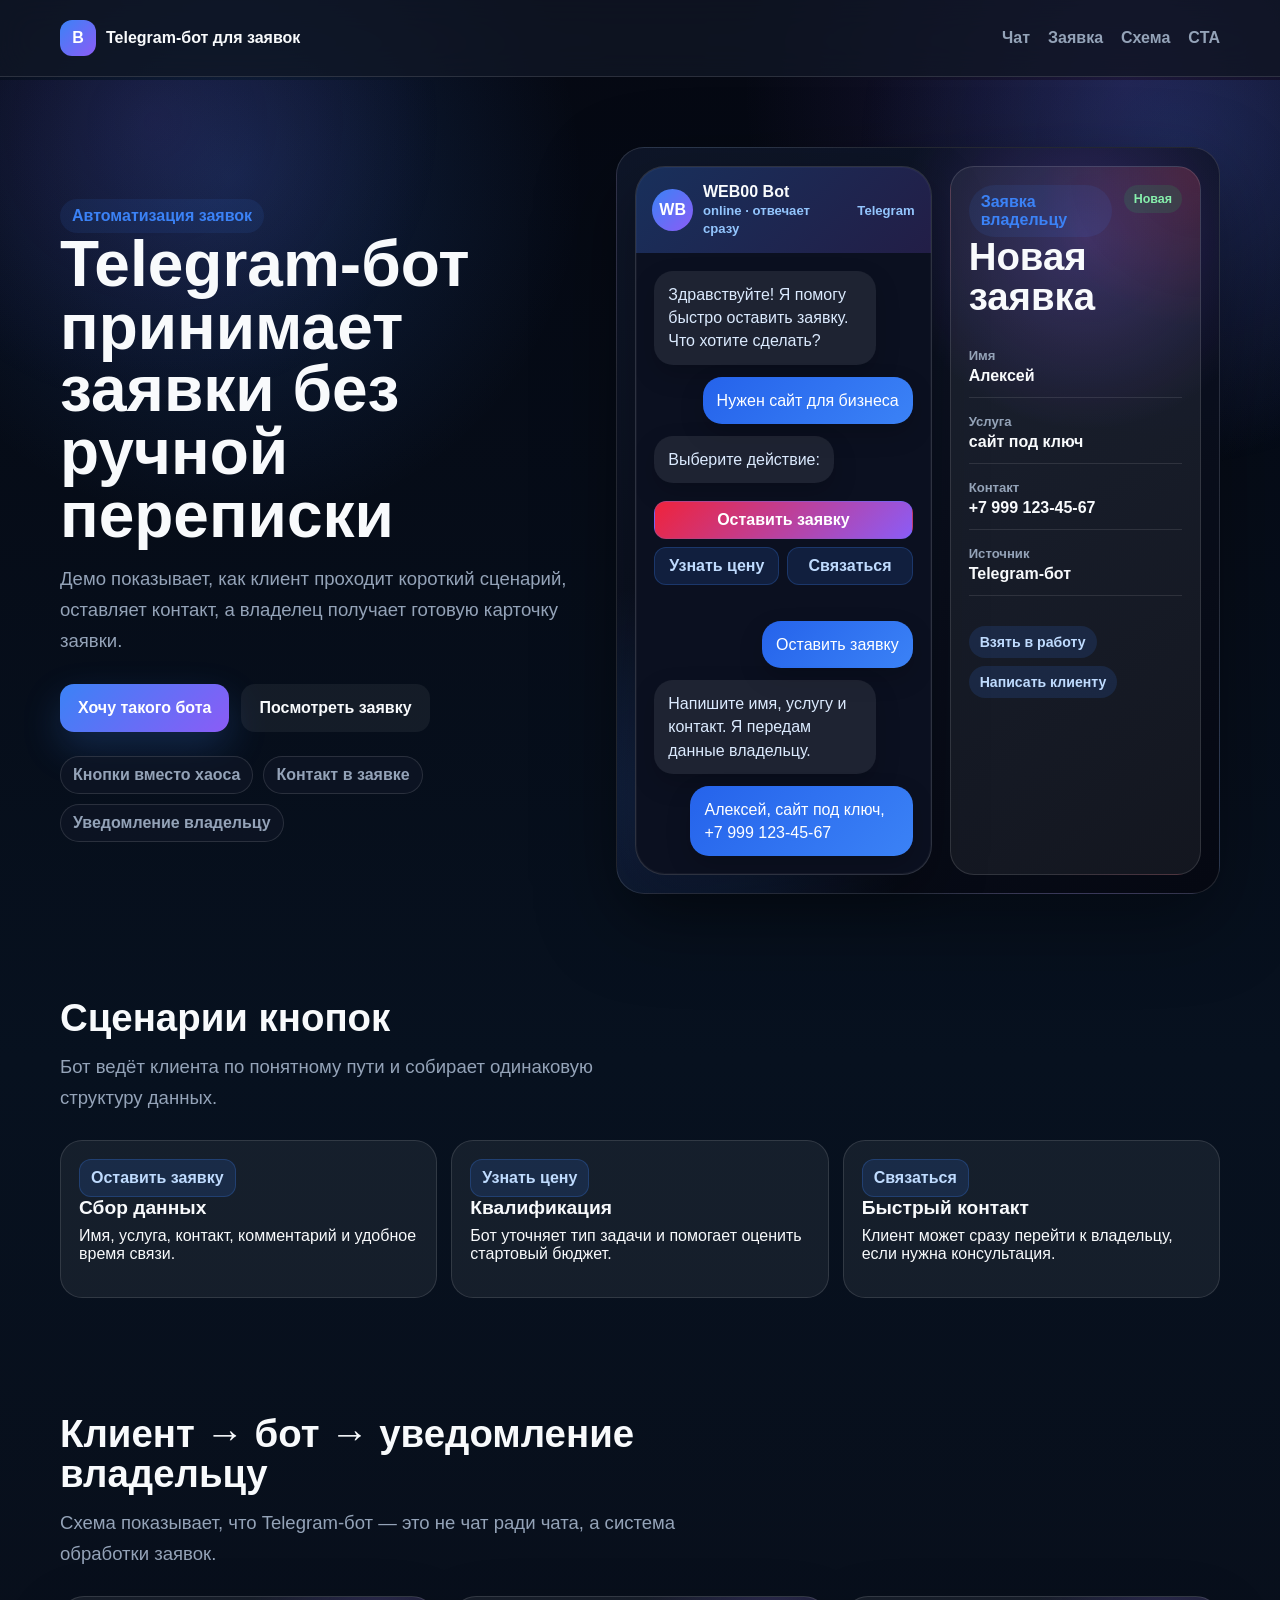
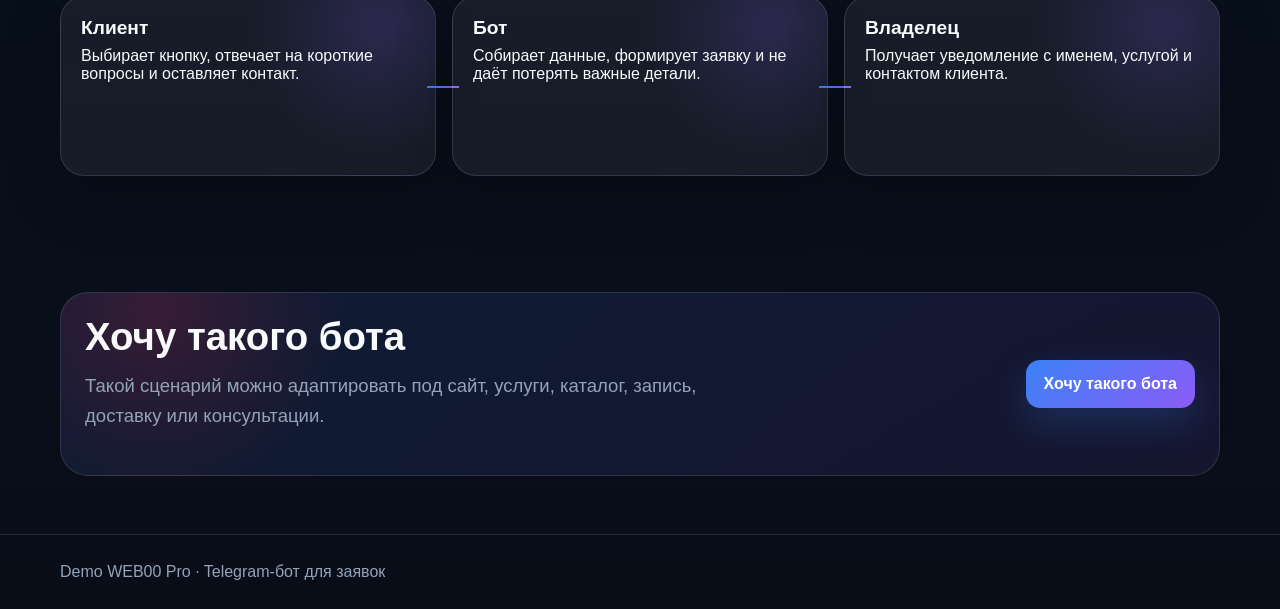
<file: demos/telegram-bot/index.html>
<!doctype html>
<html lang="ru">
  <head>
    <meta charset="utf-8">
    <meta name="viewport" content="width=device-width, initial-scale=1">
    <title>Telegram-бот для заявок — demo</title>
    <link rel="stylesheet" href="../demo.css">
    <style>
      :root { --accent: #3b82f6; --accent-2: #8b5cf6; }

      .bot-hero {
        grid-template-columns: minmax(0, 0.92fr) minmax(420px, 1.08fr);
      }

      .bot-demo-stage {
        min-height: 460px;
        display: grid;
        grid-template-columns: minmax(0, 0.92fr) minmax(250px, 0.78fr);
        gap: 18px;
        align-items: stretch;
        border: 1px solid rgba(255, 255, 255, 0.12);
        border-radius: 28px;
        padding: 18px;
        background:
          radial-gradient(circle at 78% 12%, rgba(139, 92, 246, 0.28), transparent 12rem),
          radial-gradient(circle at 12% 88%, rgba(59, 130, 246, 0.2), transparent 14rem),
          linear-gradient(145deg, rgba(15, 23, 42, 0.96), rgba(5, 8, 18, 0.98));
        box-shadow: 0 28px 80px rgba(0, 0, 0, 0.34);
      }

      .phone-shell {
        overflow: hidden;
        border: 1px solid rgba(255, 255, 255, 0.14);
        border-radius: 30px;
        background: #0b1020;
        box-shadow: inset 0 0 0 1px rgba(255, 255, 255, 0.04), 0 22px 56px rgba(0, 0, 0, 0.28);
      }

      .phone-top {
        display: flex;
        align-items: center;
        justify-content: space-between;
        gap: 12px;
        padding: 16px;
        background: linear-gradient(135deg, rgba(59, 130, 246, 0.28), rgba(139, 92, 246, 0.18));
      }

      .bot-profile {
        display: flex;
        align-items: center;
        gap: 10px;
      }

      .bot-profile span {
        width: 42px;
        height: 42px;
        display: grid;
        place-items: center;
        border-radius: 50%;
        background: linear-gradient(135deg, #3b82f6, #8b5cf6);
        color: #fff;
        font-weight: 900;
      }

      .bot-status {
        color: #93c5fd;
        font-size: 0.82rem;
        font-weight: 800;
      }

      .chat-feed {
        display: grid;
        gap: 12px;
        padding: 18px;
      }

      .bot-message,
      .client-message {
        width: fit-content;
        max-width: 86%;
        border-radius: 19px;
        padding: 12px 14px;
        line-height: 1.45;
        box-shadow: 0 10px 24px rgba(0, 0, 0, 0.18);
      }

      .bot-message {
        background: rgba(255, 255, 255, 0.08);
        color: #dbeafe;
      }

      .client-message {
        justify-self: end;
        background: linear-gradient(135deg, #2563eb, #3b82f6);
        color: #fff;
      }

      .bot-keyboard {
        display: grid;
        grid-template-columns: 1fr 1fr;
        gap: 8px;
        padding: 0 18px 18px;
      }

      .bot-keyboard span,
      .scenario-chip {
        min-height: 38px;
        display: inline-flex;
        align-items: center;
        justify-content: center;
        border: 1px solid rgba(59, 130, 246, 0.24);
        border-radius: 12px;
        padding: 9px 11px;
        background: rgba(59, 130, 246, 0.14);
        color: #bfdbfe;
        font-weight: 900;
      }

      .bot-keyboard span:first-child {
        grid-column: 1 / -1;
        background: linear-gradient(135deg, #ef233c, #8b5cf6);
        color: #fff;
      }

      .owner-ticket {
        display: grid;
        align-content: start;
        gap: 16px;
        border: 1px solid rgba(255, 255, 255, 0.12);
        border-radius: 24px;
        padding: 18px;
        background:
          radial-gradient(circle at 100% 0, rgba(239, 35, 60, 0.18), transparent 10rem),
          rgba(255, 255, 255, 0.06);
      }

      .ticket-head {
        display: flex;
        justify-content: space-between;
        gap: 12px;
        align-items: start;
      }

      .ticket-badge {
        border-radius: 999px;
        padding: 7px 10px;
        background: rgba(34, 197, 94, 0.14);
        color: #86efac;
        font-size: 0.78rem;
        font-weight: 900;
      }

      .ticket-row {
        display: grid;
        gap: 4px;
        border-bottom: 1px solid rgba(255, 255, 255, 0.1);
        padding-bottom: 12px;
      }

      .ticket-row span {
        color: #94a3b8;
        font-size: 0.82rem;
        font-weight: 800;
      }

      .ticket-row b {
        color: #f8fafc;
      }

      .bot-flow {
        display: grid;
        grid-template-columns: repeat(3, minmax(0, 1fr));
        gap: 16px;
      }

      .flow-node {
        position: relative;
        min-height: 180px;
        border: 1px solid rgba(255, 255, 255, 0.12);
        border-radius: 24px;
        padding: 20px;
        background:
          radial-gradient(circle at 85% 16%, rgba(139, 92, 246, 0.18), transparent 8rem),
          rgba(255, 255, 255, 0.06);
        box-shadow: 0 22px 60px rgba(0, 0, 0, 0.24);
      }

      .flow-node:not(:last-child)::after {
        content: "";
        position: absolute;
        top: 50%;
        right: -24px;
        width: 32px;
        height: 2px;
        background: linear-gradient(90deg, #3b82f6, #8b5cf6);
      }

      .scenario-grid {
        display: grid;
        grid-template-columns: repeat(3, minmax(0, 1fr));
        gap: 14px;
      }

      .scenario-card {
        border: 1px solid rgba(255, 255, 255, 0.12);
        border-radius: 22px;
        padding: 18px;
        background: rgba(255, 255, 255, 0.06);
      }

      .bot-cta {
        display: grid;
        grid-template-columns: 1fr auto;
        gap: 18px;
        align-items: center;
        border: 1px solid rgba(255, 255, 255, 0.12);
        border-radius: 28px;
        padding: 24px;
        background:
          radial-gradient(circle at 8% 10%, rgba(239, 35, 60, 0.18), transparent 12rem),
          linear-gradient(135deg, rgba(59, 130, 246, 0.12), rgba(139, 92, 246, 0.1));
      }

      @media (max-width: 900px) {
        .bot-hero,
        .bot-demo-stage,
        .bot-flow,
        .scenario-grid,
        .bot-cta {
          grid-template-columns: 1fr;
        }

        .flow-node::after {
          display: none;
        }
      }
    </style>
  </head>
  <body class="dark-demo site-frame">
    <header class="demo-header">
      <div class="demo-container demo-nav">
        <a class="brand" href="#"><span class="brand-mark">B</span>Telegram-бот для заявок</a>
        <nav class="nav-links">
          <a href="#chat">Чат</a>
          <a href="#owner">Заявка</a>
          <a href="#flow">Схема</a>
          <a href="#cta">CTA</a>
        </nav>
      </div>
    </header>

    <main>
      <section class="demo-container demo-hero bot-hero" id="chat">
        <div class="hero-copy">
          <span class="kicker">Автоматизация заявок</span>
          <h1>Telegram-бот принимает заявки без ручной переписки</h1>
          <p class="lead">Демо показывает, как клиент проходит короткий сценарий, оставляет контакт, а владелец получает готовую карточку заявки.</p>
          <div class="actions">
            <a class="btn btn-primary" href="#cta">Хочу такого бота</a>
            <a class="btn" href="#owner">Посмотреть заявку</a>
          </div>
          <div class="trust-row">
            <span>Кнопки вместо хаоса</span>
            <span>Контакт в заявке</span>
            <span>Уведомление владельцу</span>
          </div>
        </div>

        <div class="bot-demo-stage">
          <div class="phone-shell">
            <div class="phone-top">
              <div class="bot-profile">
                <span>WB</span>
                <div><b>WEB00 Bot</b><br><small class="bot-status">online · отвечает сразу</small></div>
              </div>
              <b class="bot-status">Telegram</b>
            </div>
            <div class="chat-feed">
              <div class="bot-message">Здравствуйте! Я помогу быстро оставить заявку. Что хотите сделать?</div>
              <div class="client-message">Нужен сайт для бизнеса</div>
              <div class="bot-message">Выберите действие:</div>
            </div>
            <div class="bot-keyboard">
              <span>Оставить заявку</span>
              <span>Узнать цену</span>
              <span>Связаться</span>
            </div>
            <div class="chat-feed">
              <div class="client-message">Оставить заявку</div>
              <div class="bot-message">Напишите имя, услугу и контакт. Я передам данные владельцу.</div>
              <div class="client-message">Алексей, сайт под ключ, +7 999 123-45-67</div>
            </div>
          </div>

          <aside class="owner-ticket" id="owner">
            <div class="ticket-head">
              <div>
                <span class="kicker">Заявка владельцу</span>
                <h2>Новая заявка</h2>
              </div>
              <span class="ticket-badge">Новая</span>
            </div>
            <div class="ticket-row"><span>Имя</span><b>Алексей</b></div>
            <div class="ticket-row"><span>Услуга</span><b>сайт под ключ</b></div>
            <div class="ticket-row"><span>Контакт</span><b>+7 999 123-45-67</b></div>
            <div class="ticket-row"><span>Источник</span><b>Telegram-бот</b></div>
            <div class="bot-buttons"><span>Взять в работу</span><span>Написать клиенту</span></div>
          </aside>
        </div>
      </section>

      <section class="demo-container section">
        <div class="section-head">
          <h2>Сценарии кнопок</h2>
          <p class="lead">Бот ведёт клиента по понятному пути и собирает одинаковую структуру данных.</p>
        </div>
        <div class="scenario-grid">
          <article class="scenario-card">
            <span class="scenario-chip">Оставить заявку</span>
            <h3>Сбор данных</h3>
            <p>Имя, услуга, контакт, комментарий и удобное время связи.</p>
          </article>
          <article class="scenario-card">
            <span class="scenario-chip">Узнать цену</span>
            <h3>Квалификация</h3>
            <p>Бот уточняет тип задачи и помогает оценить стартовый бюджет.</p>
          </article>
          <article class="scenario-card">
            <span class="scenario-chip">Связаться</span>
            <h3>Быстрый контакт</h3>
            <p>Клиент может сразу перейти к владельцу, если нужна консультация.</p>
          </article>
        </div>
      </section>

      <section class="demo-container section" id="flow">
        <div class="section-head">
          <h2>Клиент → бот → уведомление владельцу</h2>
          <p class="lead">Схема показывает, что Telegram-бот — это не чат ради чата, а система обработки заявок.</p>
        </div>
        <div class="bot-flow">
          <article class="flow-node">
            <h3>Клиент</h3>
            <p>Выбирает кнопку, отвечает на короткие вопросы и оставляет контакт.</p>
          </article>
          <article class="flow-node">
            <h3>Бот</h3>
            <p>Собирает данные, формирует заявку и не даёт потерять важные детали.</p>
          </article>
          <article class="flow-node">
            <h3>Владелец</h3>
            <p>Получает уведомление с именем, услугой и контактом клиента.</p>
          </article>
        </div>
      </section>

      <section class="demo-container section" id="cta">
        <div class="bot-cta">
          <div>
            <h2>Хочу такого бота</h2>
            <p class="lead">Такой сценарий можно адаптировать под сайт, услуги, каталог, запись, доставку или консультации.</p>
          </div>
          <a class="btn btn-primary" href="#chat">Хочу такого бота</a>
        </div>
      </section>
    </main>

    <footer class="footer"><div class="demo-container">Demo WEB00 Pro · Telegram-бот для заявок</div></footer>
  </body>
</html>
</file>
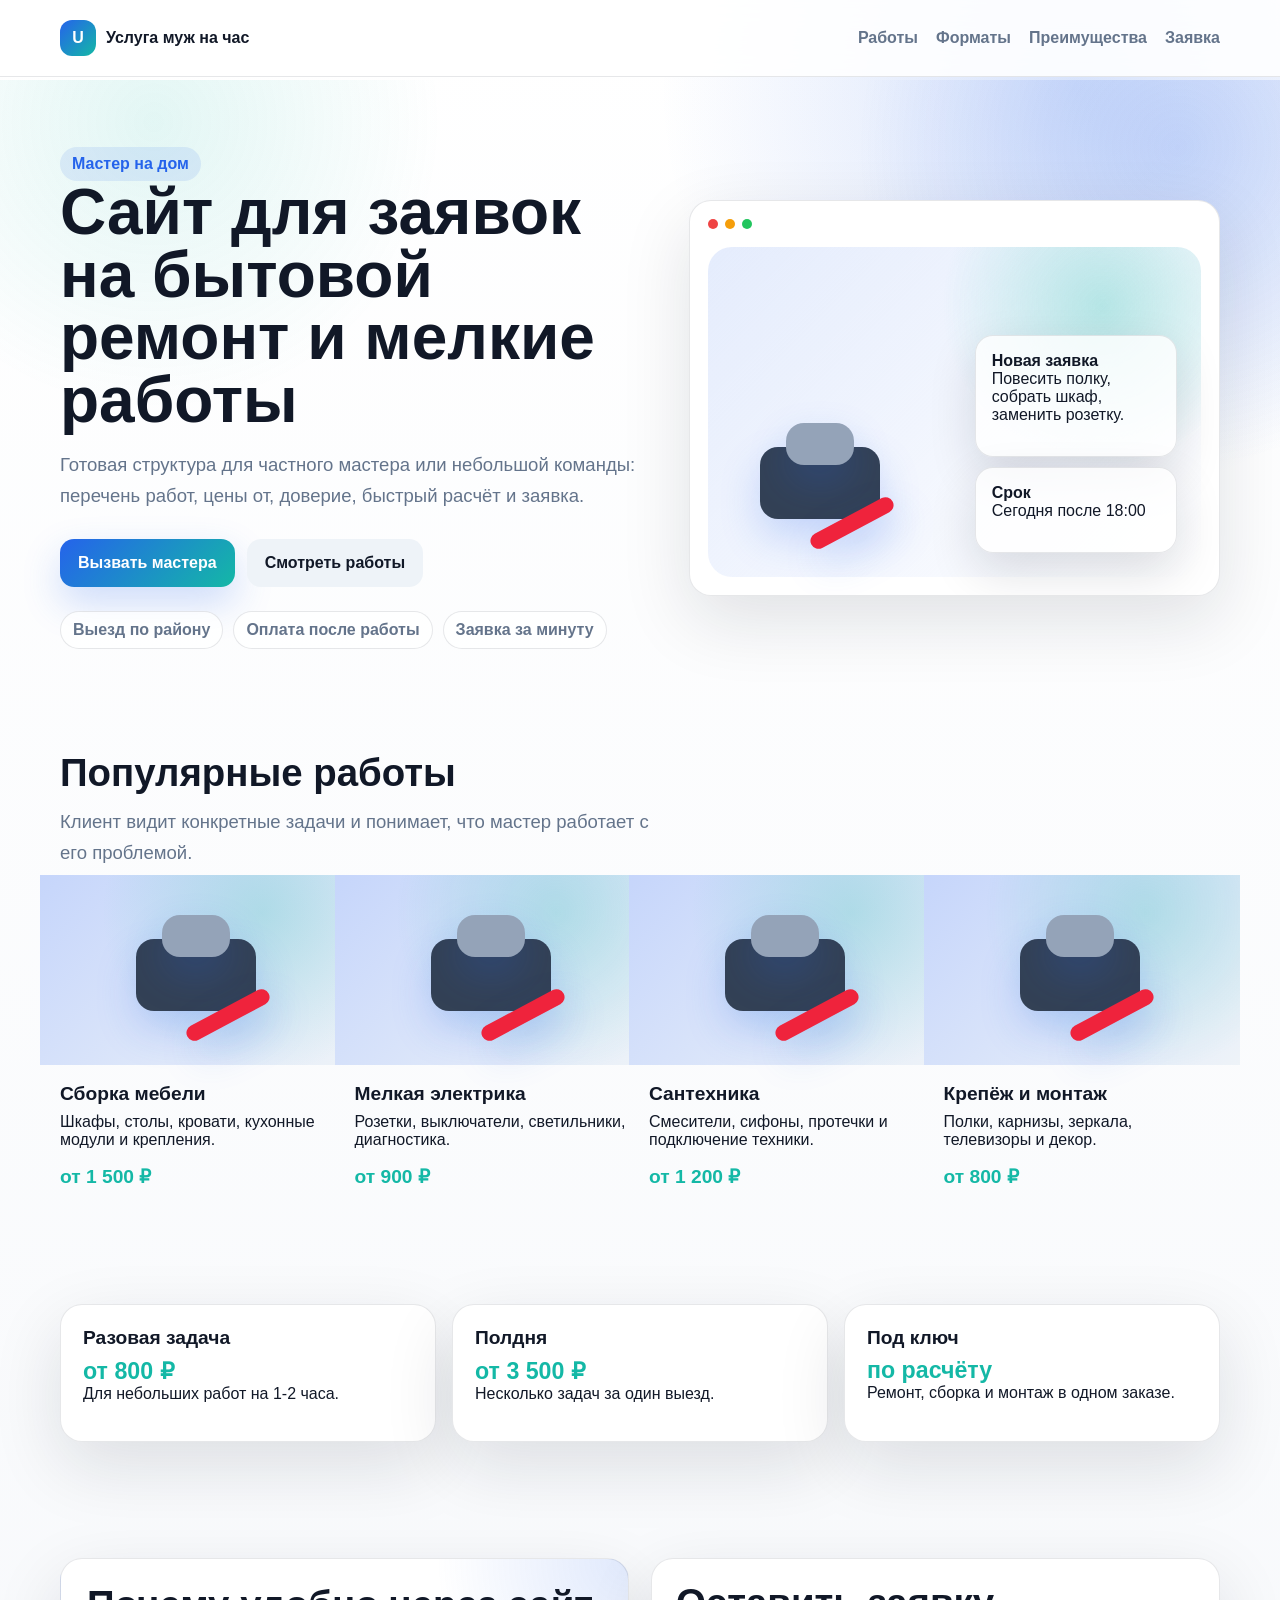
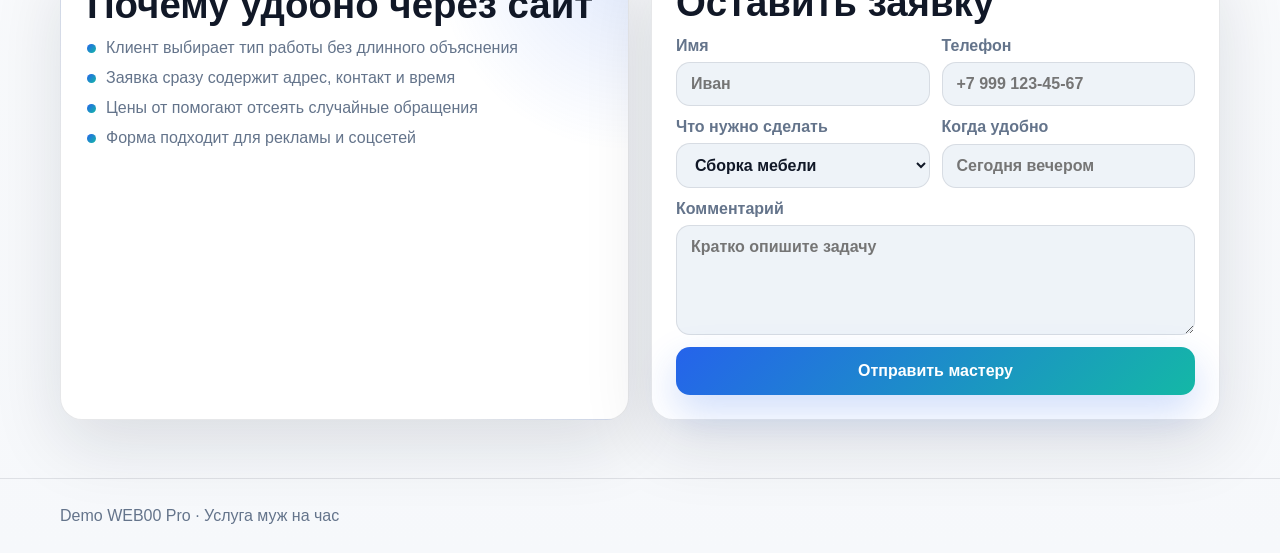
<file: demos/uslugi/index.html>
<!doctype html>
<html lang="ru">
  <head>
    <meta charset="utf-8">
    <meta name="viewport" content="width=device-width, initial-scale=1">
    <title>Услуга муж на час — demo</title>
    <link rel="stylesheet" href="../demo.css">
    <style>
      :root { --accent: #2563eb; --accent-2: #14b8a6; }

      .service-desk {
        min-height: 330px;
        display: grid;
        grid-template-columns: 1fr 0.9fr;
        gap: 18px;
        align-items: end;
        border-radius: 24px;
        padding: 24px;
        background:
          radial-gradient(circle at 80% 18%, rgba(20, 184, 166, 0.28), transparent 10rem),
          linear-gradient(135deg, rgba(37, 99, 235, 0.12), rgba(255, 255, 255, 0.9));
      }

      .service-ticket {
        border: 1px solid rgba(15, 23, 42, 0.1);
        border-radius: 18px;
        padding: 16px;
        background: rgba(255, 255, 255, 0.8);
        box-shadow: 0 18px 48px rgba(15, 23, 42, 0.14);
      }

      .tool-board {
        display: grid;
        gap: 10px;
      }
    </style>
  </head>
  <body class="site-frame">
    <header class="demo-header">
      <div class="demo-container demo-nav">
        <a class="brand" href="#"><span class="brand-mark">U</span>Услуга муж на час</a>
        <nav class="nav-links">
          <a href="#works">Работы</a>
          <a href="#prices">Форматы</a>
          <a href="#benefits">Преимущества</a>
          <a href="#lead">Заявка</a>
        </nav>
      </div>
    </header>

    <main>
      <section class="demo-container demo-hero">
        <div class="hero-copy">
          <span class="kicker">Мастер на дом</span>
          <h1>Сайт для заявок на бытовой ремонт и мелкие работы</h1>
          <p class="lead">Готовая структура для частного мастера или небольшой команды: перечень работ, цены от, доверие, быстрый расчёт и заявка.</p>
          <div class="actions">
            <a class="btn btn-primary" href="#lead">Вызвать мастера</a>
            <a class="btn" href="#works">Смотреть работы</a>
          </div>
          <div class="trust-row">
            <span>Выезд по району</span>
            <span>Оплата после работы</span>
            <span>Заявка за минуту</span>
          </div>
        </div>

        <div class="hero-card">
          <div class="browser-bar"><span></span><span></span><span></span></div>
          <div class="service-desk">
            <div class="tool-kit"><i></i><i></i><i></i></div>
            <div class="tool-board">
              <div class="service-ticket"><b>Новая заявка</b><p>Повесить полку, собрать шкаф, заменить розетку.</p></div>
              <div class="service-ticket"><b>Срок</b><p>Сегодня после 18:00</p></div>
            </div>
          </div>
        </div>
      </section>

      <section class="demo-container section" id="works">
        <div class="section-head">
          <h2>Популярные работы</h2>
          <p class="lead">Клиент видит конкретные задачи и понимает, что мастер работает с его проблемой.</p>
        </div>
        <div class="grid grid-4">
          <article class="catalog-card">
            <div class="card-media"><div class="tool-kit"><i></i><i></i><i></i></div></div>
            <h3>Сборка мебели</h3>
            <p>Шкафы, столы, кровати, кухонные модули и крепления.</p>
            <strong class="price">от 1 500 ₽</strong>
          </article>
          <article class="catalog-card">
            <div class="card-media"><div class="tool-kit"><i></i><i></i><i></i></div></div>
            <h3>Мелкая электрика</h3>
            <p>Розетки, выключатели, светильники, диагностика.</p>
            <strong class="price">от 900 ₽</strong>
          </article>
          <article class="catalog-card">
            <div class="card-media"><div class="tool-kit"><i></i><i></i><i></i></div></div>
            <h3>Сантехника</h3>
            <p>Смесители, сифоны, протечки и подключение техники.</p>
            <strong class="price">от 1 200 ₽</strong>
          </article>
          <article class="catalog-card">
            <div class="card-media"><div class="tool-kit"><i></i><i></i><i></i></div></div>
            <h3>Крепёж и монтаж</h3>
            <p>Полки, карнизы, зеркала, телевизоры и декор.</p>
            <strong class="price">от 800 ₽</strong>
          </article>
        </div>
      </section>

      <section class="demo-container section" id="prices">
        <div class="price-grid">
          <article class="price-card"><h3>Разовая задача</h3><strong>от 800 ₽</strong><p>Для небольших работ на 1-2 часа.</p></article>
          <article class="price-card"><h3>Полдня</h3><strong>от 3 500 ₽</strong><p>Несколько задач за один выезд.</p></article>
          <article class="price-card"><h3>Под ключ</h3><strong>по расчёту</strong><p>Ремонт, сборка и монтаж в одном заказе.</p></article>
        </div>
      </section>

      <section class="demo-container section" id="benefits">
        <div class="split-section">
          <article class="premium-panel">
            <h2>Почему удобно через сайт</h2>
            <ul class="feature-list">
              <li>Клиент выбирает тип работы без длинного объяснения</li>
              <li>Заявка сразу содержит адрес, контакт и время</li>
              <li>Цены от помогают отсеять случайные обращения</li>
              <li>Форма подходит для рекламы и соцсетей</li>
            </ul>
          </article>
          <form class="form-card" id="lead">
            <h2>Оставить заявку</h2>
            <div class="form-grid">
              <label>Имя<input placeholder="Иван"></label>
              <label>Телефон<input placeholder="+7 999 123-45-67"></label>
              <label>Что нужно сделать<select><option>Сборка мебели</option><option>Электрика</option><option>Сантехника</option><option>Другая задача</option></select></label>
              <label>Когда удобно<input placeholder="Сегодня вечером"></label>
              <label class="wide">Комментарий<textarea placeholder="Кратко опишите задачу"></textarea></label>
              <button class="btn btn-primary wide" type="button">Отправить мастеру</button>
            </div>
          </form>
        </div>
      </section>
    </main>

    <footer class="footer"><div class="demo-container">Demo WEB00 Pro · Услуга муж на час</div></footer>
  </body>
</html>
</file>
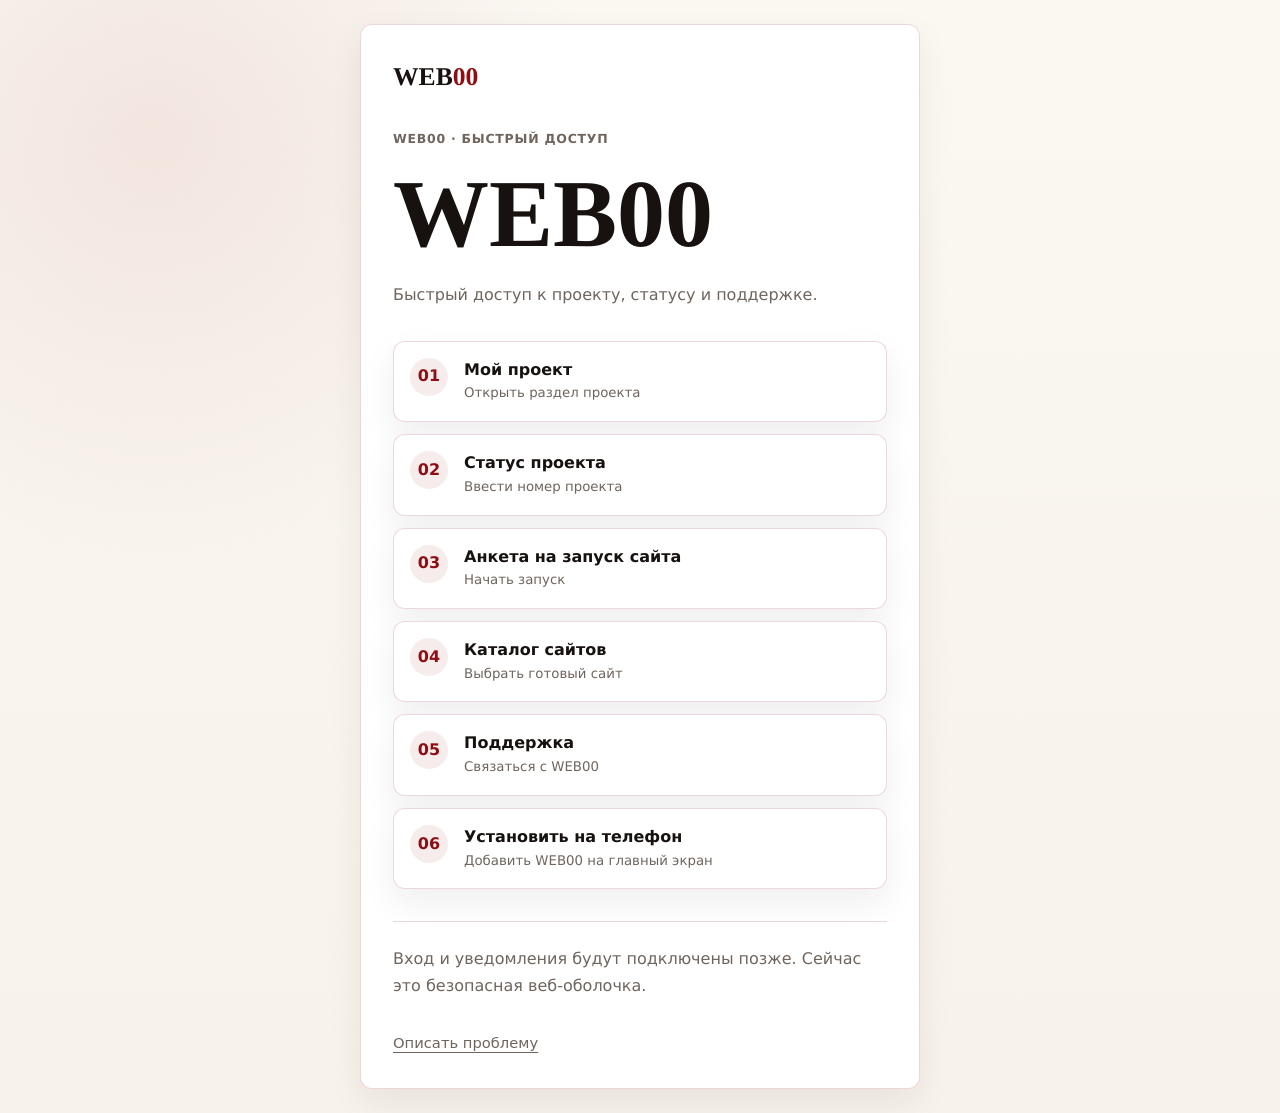
<file: app.html>
<!doctype html>
<html lang="ru">
  <head>
    <meta charset="utf-8">
    <meta name="viewport" content="width=device-width, initial-scale=1">
    <title>WEB00 - быстрый доступ</title>
    <meta name="description" content="Мобильная оболочка WEB00 для быстрого доступа к проекту, статусу, анкете, каталогу и поддержке.">
    <link rel="canonical" href="https://web00.pro/app.html">
    <meta name="theme-color" content="#8E0F13">
    <link rel="manifest" href="manifest.webmanifest">
    <link rel="icon" href="assets/img/favicon.svg" type="image/svg+xml">
    <link rel="stylesheet" href="assets/css/tokens.css">
    <link rel="stylesheet" href="assets/css/base.css">
    <link rel="stylesheet" href="assets/css/styles.css">
    <link rel="stylesheet" href="assets/css/shell.css">
    <link rel="stylesheet" href="assets/css/components.css">
    <script defer src="assets/js/data.js?v=multi-page-1"></script>
    <script defer src="assets/js/main.js?v=multi-page-1"></script>
  </head>
  <body data-page="app">
    <main class="app-shell" aria-labelledby="app-title">
      <section class="app-panel">
        <a class="app-logo" href="index.html" aria-label="WEB00 на главную">WEB<span>00</span></a>
        <p class="app-kicker">WEB00 · быстрый доступ</p>
        <h1 id="app-title">WEB00</h1>
        <p>Быстрый доступ к проекту, статусу и поддержке.</p>
        <div class="app-action-grid" aria-label="Разделы WEB00">
          <a href="cabinet.html"><span>01</span><strong>Мой проект</strong><small>Открыть раздел проекта</small></a>
          <a href="status.html"><span>02</span><strong>Статус проекта</strong><small>Ввести номер проекта</small></a>
          <a href="brief.html"><span>03</span><strong>Анкета на запуск сайта</strong><small>Начать запуск</small></a>
          <a href="solutions.html"><span>04</span><strong>Каталог сайтов</strong><small>Выбрать готовый сайт</small></a>
          <a href="contacts.html"><span>05</span><strong>Поддержка</strong><small>Связаться с WEB00</small></a>
          <a href="install.html"><span>06</span><strong>Установить на телефон</strong><small>Добавить WEB00 на главный экран</small></a>
        </div>
        <p class="app-note">Вход и уведомления будут подключены позже. Сейчас это безопасная веб-оболочка.</p>
        <button class="app-support-link" type="button" data-open-bug>Описать проблему</button>
      </section>
    </main>
    <div class="modal" data-modal="bug" aria-hidden="true">
      <div class="modal__overlay" data-close-modal></div>
      <div class="modal__dialog modal__dialog--wide glow-panel" role="dialog" aria-modal="true" aria-labelledby="bug-title">
        <button class="modal__close" type="button" data-close-modal aria-label="Закрыть">×</button>
        <div data-bug-modal-content></div>
      </div>
    </div>
  </body>
</html>
</file>
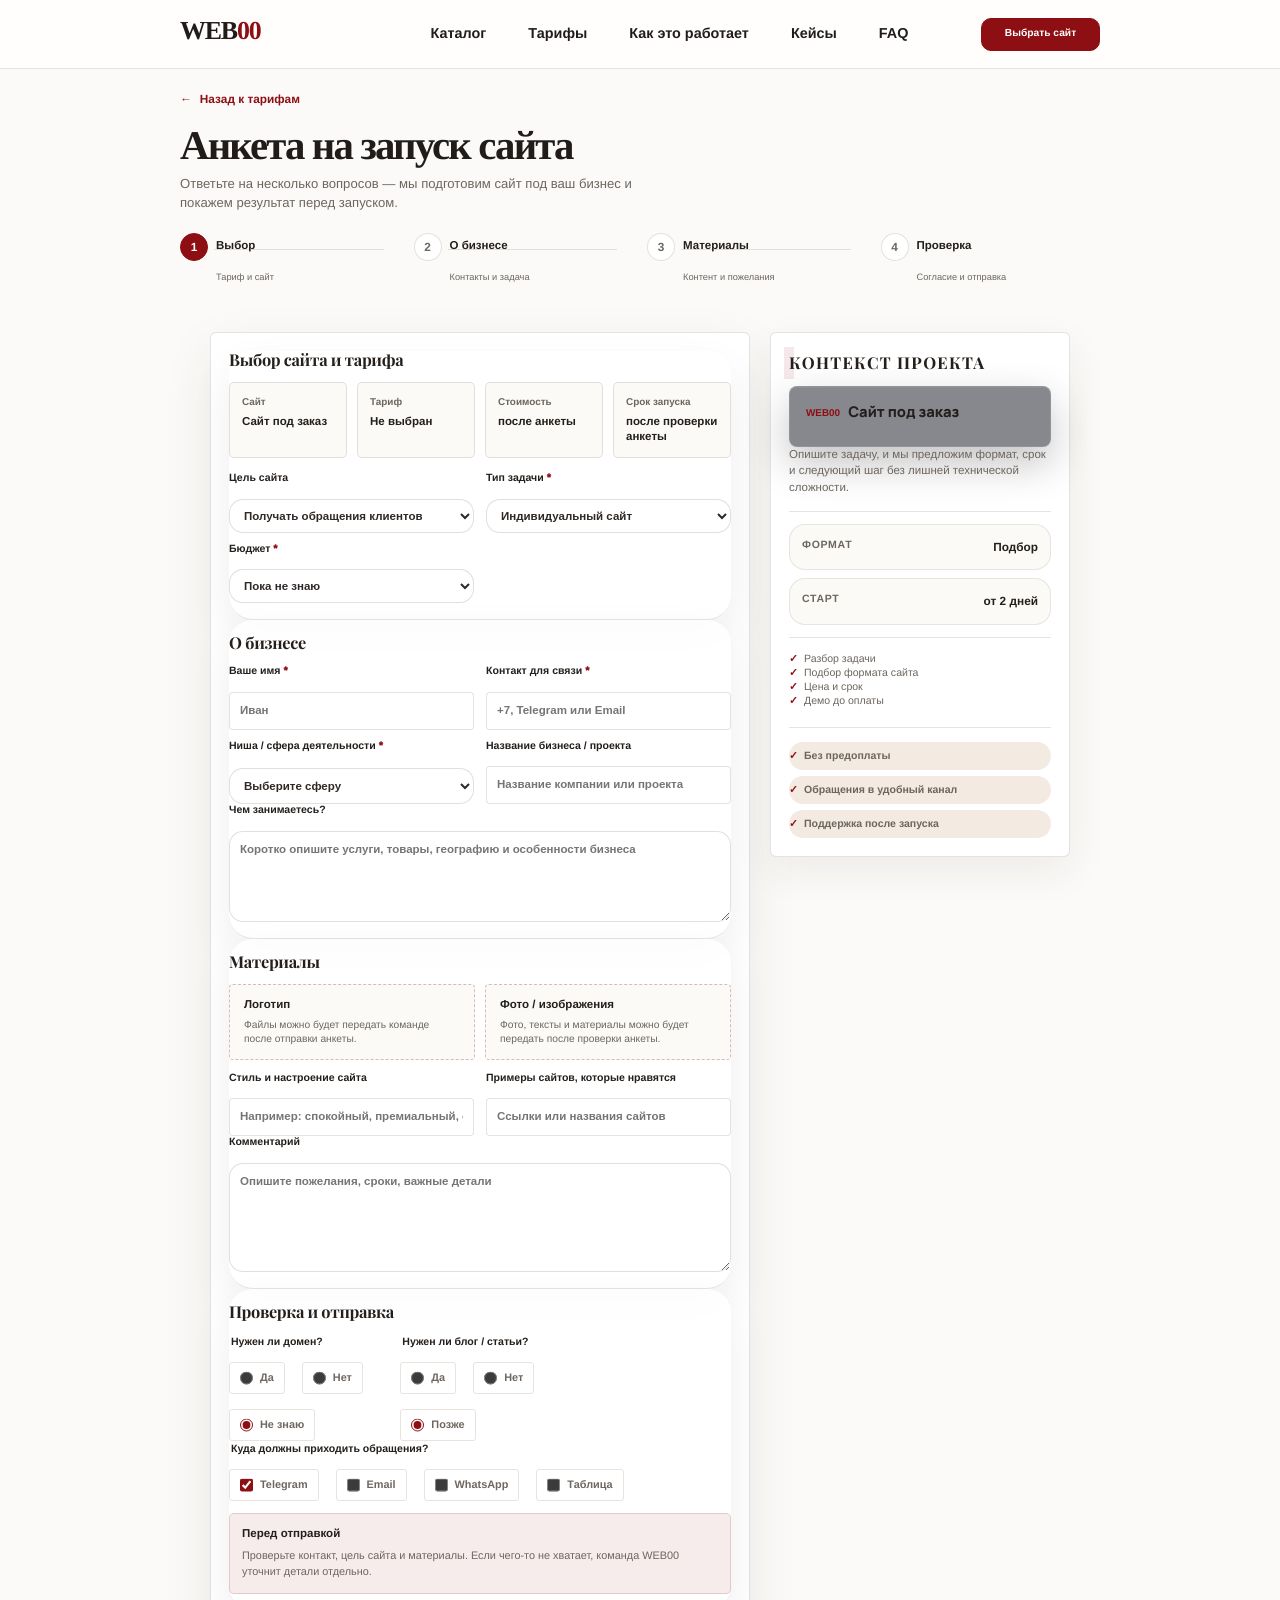
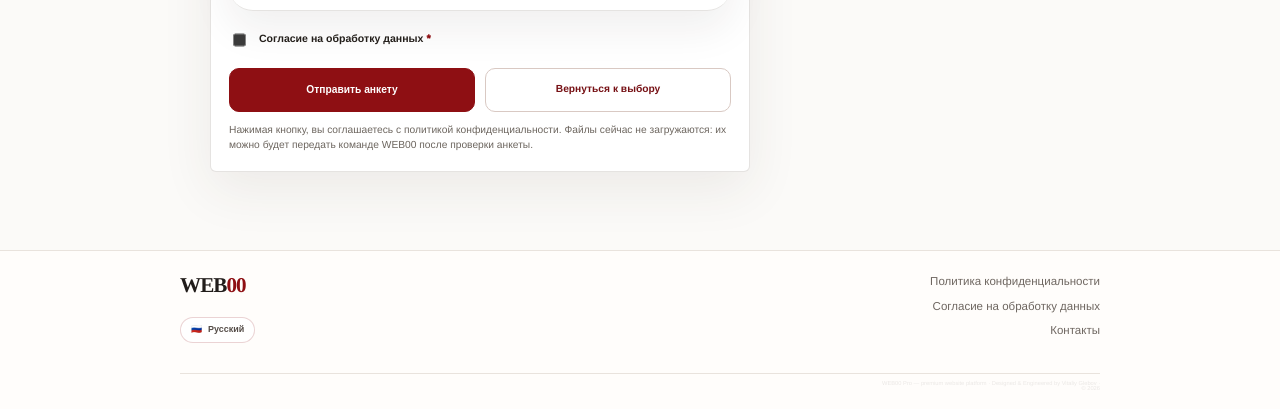
<file: brief.html>
<!doctype html>
<html lang="ru">
  <head>
    <meta charset="utf-8">
    <meta name="viewport" content="width=device-width, initial-scale=1">
    <title>Анкета на запуск сайта - WEB00</title>
    <meta name="description" content="Анкета WEB00 для запуска готового сайта: задача, данные проекта, материалы, контакты и подтверждение.">
    <link rel="canonical" href="https://web00.pro/brief.html">
    <meta name="theme-color" content="#8E0F13">
    <link rel="manifest" href="manifest.webmanifest">
    <link rel="icon" href="assets/img/favicon.svg" type="image/svg+xml">
    <link rel="preconnect" href="https://fonts.googleapis.com">
    <link rel="preconnect" href="https://fonts.gstatic.com" crossorigin>
    <link rel="stylesheet" href="assets/css/tokens.css">
    <link rel="stylesheet" href="assets/css/base.css">
    <link rel="stylesheet" href="assets/css/styles.css">
    <link rel="stylesheet" href="assets/css/shell.css">
    <link rel="stylesheet" href="assets/css/components.css">
    <link rel="stylesheet" href="assets/css/brief-premium.css">
    <link rel="stylesheet" href="assets/css/web00-tabs-standard.css">
    <script defer src="assets/js/data.js?v=multi-page-1"></script>
    <script defer src="assets/js/main.js?v=multi-page-1"></script>
  </head>
  <body data-page="brief">
    <header class="site-header" data-header>
      <div class="container header__inner">
        <a class="logo" href="index.html" aria-label="WEB00 на главную"><span>WEB</span><b>00</b></a>
        <button class="menu-toggle" type="button" aria-label="Открыть меню" aria-expanded="false" aria-controls="site-nav" data-menu-toggle><span></span><span></span><span></span></button>
        <nav class="nav" id="site-nav" data-nav>
          <a href="solutions.html">Каталог</a>
          <a href="pricing.html">Тарифы</a>
          <a href="how-it-works.html">Как это работает</a>
          <a href="cases.html">Кейсы</a>
          <a href="faq.html">FAQ</a>
        </nav>
        <a class="btn btn--primary header__cta" href="brief.html">Выбрать сайт</a>
      </div>
    </header>

    <main class="brief-page">
      <section class="brief-hero" aria-labelledby="brief-page-title">
        <div class="container">
          <a class="brief-back" href="pricing.html" data-brief-back>Назад к тарифам</a>
          <div class="brief-hero__head">
            <div>
              <h1 id="brief-page-title">Анкета на запуск сайта</h1>
              <p>Ответьте на несколько вопросов — мы подготовим сайт под ваш бизнес и покажем результат перед запуском.</p>
            </div>
          </div>
          <ol class="brief-page-stepper" aria-label="Этапы анкеты">
            <li class="is-active"><span>1</span><strong>Выбор</strong><small>Тариф и сайт</small></li>
            <li><span>2</span><strong>О бизнесе</strong><small>Контакты и задача</small></li>
            <li><span>3</span><strong>Материалы</strong><small>Контент и пожелания</small></li>
            <li><span>4</span><strong>Проверка</strong><small>Согласие и отправка</small></li>
          </ol>
        </div>
      </section>

      <section class="brief-content" aria-label="Форма анкеты проекта">
        <div class="container">
          <div data-brief-page-content></div>
        </div>
      </section>
    </main>

    <footer class="footer">
      <div class="container footer__inner">
        <a class="logo logo--footer" href="index.html" aria-label="WEB00"><span>WEB</span><b>00</b></a>
        <button class="mock-language-trigger" type="button" data-language-trigger aria-haspopup="dialog" aria-expanded="false">
          <span data-language-flag>🇷🇺</span>
          <span data-language-label>Русский</span>
        </button>
        <div class="footer__links">
          <a href="privacy-policy.html" data-i18n="footer.privacy">Политика конфиденциальности</a>
          <a href="consent-personal-data.html" data-i18n="footer.consent">Согласие на обработку данных</a>
          <a href="contacts.html" data-i18n="footer.contacts">Контакты</a>
        </div>
        <div class="footer-credit" aria-label="WEB00 Pro credits"><span class="footer-credit__part">WEB00 Pro — premium website platform</span><span class="footer-credit__sep" aria-hidden="true">·</span><span class="footer-credit__part">Designed &amp; Engineered by Vitaliy Glebov</span><span class="footer-credit__sep" aria-hidden="true">·</span><span class="footer-credit__part">© 2026</span></div>
      </div>
    </footer>
    <div class="mock-language-backdrop" data-language-backdrop hidden></div>
    <section class="mock-language-sheet" data-language-sheet aria-hidden="true" aria-labelledby="language-title" hidden>
      <div class="mock-language-panel" role="dialog" aria-modal="true">
        <div class="mock-language-head">
          <h2 id="language-title" data-i18n="language.title">Язык</h2>
          <button type="button" data-language-close aria-label="Закрыть">×</button>
        </div>
        <div class="mock-language-list" role="radiogroup" aria-labelledby="language-title">
          <button type="button" data-language-option="ru" role="radio" aria-checked="true"><span>🇷🇺</span><strong>Русский</strong><i></i></button>
          <button type="button" data-language-option="en" role="radio" aria-checked="false"><span>🇬🇧</span><strong>English</strong><i></i></button>
          <button type="button" data-language-option="de" role="radio" aria-checked="false"><span>🇩🇪</span><strong>Deutsch</strong><i></i></button>
          <button type="button" data-language-option="fr" role="radio" aria-checked="false"><span>🇫🇷</span><strong>Français</strong><i></i></button>
          <button type="button" data-language-option="it" role="radio" aria-checked="false"><span>🇮🇹</span><strong>Italiano</strong><i></i></button>
          <button type="button" data-language-option="zh" role="radio" aria-checked="false"><span>🇨🇳</span><strong>中文</strong><i></i></button>
          <button type="button" data-language-option="ja" role="radio" aria-checked="false"><span>🇯🇵</span><strong>日本語</strong><i></i></button>
        </div>
      </div>
    </section>
  </body>
</html>
</file>
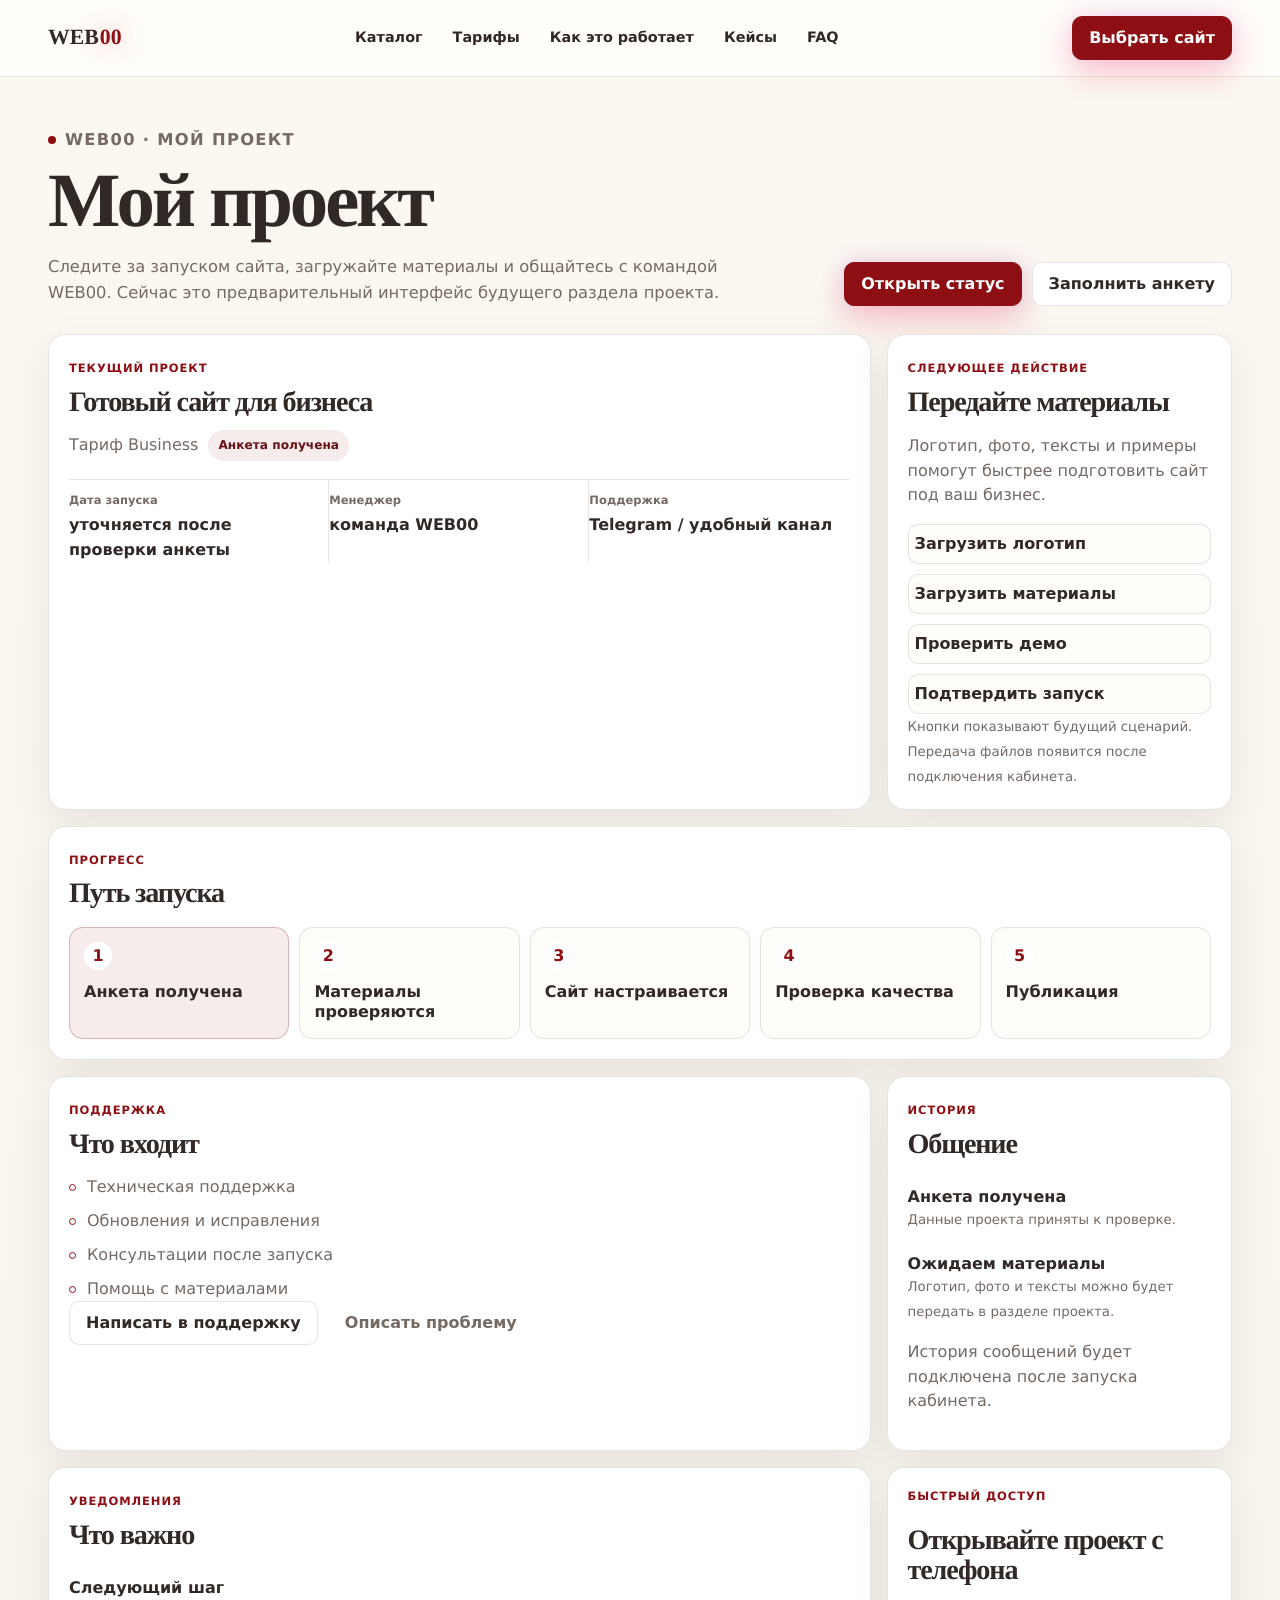
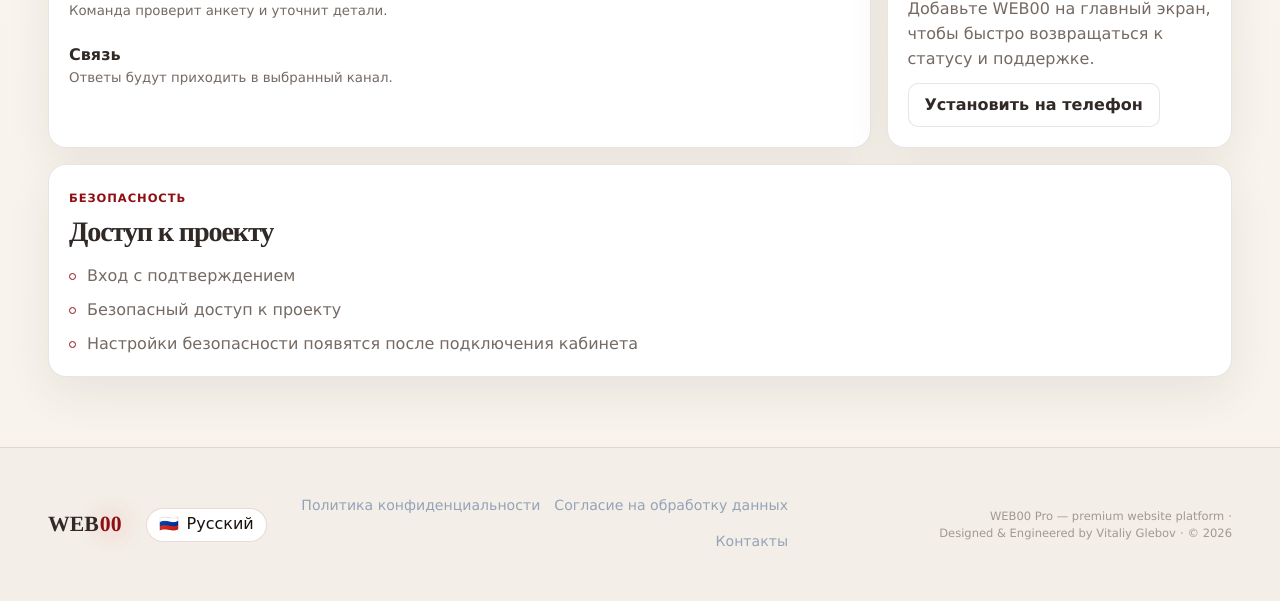
<file: cabinet.html>
<!doctype html>
<html lang="ru">
  <head>
    <meta charset="utf-8">
    <meta name="viewport" content="width=device-width, initial-scale=1">
    <title>Мой проект - WEB00 Pro</title>
    <meta name="description" content="Предварительный раздел WEB00: статус проекта, материалы, поддержка, история и будущие действия по запуску сайта.">
    <link rel="canonical" href="https://web00.pro/cabinet.html">
    <meta name="theme-color" content="#8E0F13">
    <link rel="manifest" href="manifest.webmanifest">
    <link rel="icon" href="assets/img/favicon.svg" type="image/svg+xml">
    <link rel="stylesheet" href="assets/css/tokens.css">
    <link rel="stylesheet" href="assets/css/base.css">
    <link rel="stylesheet" href="assets/css/styles.css">
    <link rel="stylesheet" href="assets/css/shell.css">
    <link rel="stylesheet" href="assets/css/components.css">
    <link rel="stylesheet" href="assets/css/status-premium.css">
    <link rel="stylesheet" href="assets/css/web00-tabs-standard.css">
    <script defer src="assets/js/data.js?v=multi-page-1"></script>
    <script defer src="assets/js/main.js?v=multi-page-1"></script>
  </head>
  <body data-page="cabinet">
    <header class="site-header" data-header>
      <div class="container header__inner">
        <a class="logo" href="index.html" aria-label="WEB00 на главную"><span>WEB</span><b>00</b></a>
        <button class="menu-toggle" type="button" aria-label="Открыть меню" aria-expanded="false" aria-controls="site-nav" data-menu-toggle>
          <span></span><span></span><span></span>
        </button>
        <nav class="nav" id="site-nav" data-nav>
          <a href="solutions.html">Каталог</a>
          <a href="pricing.html">Тарифы</a>
          <a href="how-it-works.html">Как это работает</a>
          <a href="cases.html">Кейсы</a>
          <a href="faq.html">FAQ</a>
        </nav>
        <a class="btn btn--primary header__cta" href="brief.html">Выбрать сайт</a>
      </div>
    </header>

    <main class="cabinet-page">
      <section class="cabinet-hero">
        <div class="container cabinet-hero__grid">
          <div>
            <p class="cabinet-kicker"><span></span>WEB00 · мой проект</p>
            <h1>Мой проект</h1>
            <p>Следите за запуском сайта, загружайте материалы и общайтесь с командой WEB00. Сейчас это предварительный интерфейс будущего раздела проекта.</p>
          </div>
          <div class="cabinet-hero__actions">
            <a class="btn btn--primary" href="status.html?id=WEB00-2026-0001">Открыть статус</a>
            <a class="btn btn--secondary" href="brief.html">Заполнить анкету</a>
          </div>
        </div>
      </section>

      <section class="cabinet-workspace">
        <div class="container cabinet-grid">
          <article class="cabinet-card cabinet-card--project">
            <span class="cabinet-label">Текущий проект</span>
            <h2>Готовый сайт для бизнеса</h2>
            <div class="cabinet-project-meta">
              <span>Тариф Business</span>
              <strong>Анкета получена</strong>
            </div>
            <dl class="cabinet-facts">
              <div><dt>Дата запуска</dt><dd>уточняется после проверки анкеты</dd></div>
              <div><dt>Менеджер</dt><dd>команда WEB00</dd></div>
              <div><dt>Поддержка</dt><dd>Telegram / удобный канал</dd></div>
            </dl>
          </article>

          <aside class="cabinet-card cabinet-card--next">
            <span class="cabinet-label">Следующее действие</span>
            <h2>Передайте материалы</h2>
            <p>Логотип, фото, тексты и примеры помогут быстрее подготовить сайт под ваш бизнес.</p>
            <div class="cabinet-action-list">
              <button type="button">Загрузить логотип</button>
              <button type="button">Загрузить материалы</button>
              <button type="button">Проверить демо</button>
              <button type="button">Подтвердить запуск</button>
            </div>
            <small>Кнопки показывают будущий сценарий. Передача файлов появится после подключения кабинета.</small>
          </aside>

          <article class="cabinet-card cabinet-card--wide">
            <span class="cabinet-label">Прогресс</span>
            <h2>Путь запуска</h2>
            <ol class="cabinet-progress">
              <li class="is-active"><span>1</span><strong>Анкета получена</strong></li>
              <li><span>2</span><strong>Материалы проверяются</strong></li>
              <li><span>3</span><strong>Сайт настраивается</strong></li>
              <li><span>4</span><strong>Проверка качества</strong></li>
              <li><span>5</span><strong>Публикация</strong></li>
            </ol>
          </article>

          <article class="cabinet-card">
            <span class="cabinet-label">Поддержка</span>
            <h2>Что входит</h2>
            <ul class="cabinet-list">
              <li>Техническая поддержка</li>
              <li>Обновления и исправления</li>
              <li>Консультации после запуска</li>
              <li>Помощь с материалами</li>
            </ul>
            <div class="cabinet-support-actions">
              <a class="btn btn--secondary" href="contacts.html">Написать в поддержку</a>
              <button class="btn btn--secondary cabinet-support-link" type="button" data-open-bug>Описать проблему</button>
            </div>
          </article>

          <article class="cabinet-card">
            <span class="cabinet-label">История</span>
            <h2>Общение</h2>
            <ul class="cabinet-history">
              <li><strong>Анкета получена</strong><small>Данные проекта приняты к проверке.</small></li>
              <li><strong>Ожидаем материалы</strong><small>Логотип, фото и тексты можно будет передать в разделе проекта.</small></li>
            </ul>
            <p class="cabinet-muted-note">История сообщений будет подключена после запуска кабинета.</p>
          </article>

          <article class="cabinet-card">
            <span class="cabinet-label">Уведомления</span>
            <h2>Что важно</h2>
            <ul class="cabinet-history">
              <li><strong>Следующий шаг</strong><small>Команда проверит анкету и уточнит детали.</small></li>
              <li><strong>Связь</strong><small>Ответы будут приходить в выбранный канал.</small></li>
            </ul>
          </article>

          <article class="cabinet-card mobile-access-card">
            <span class="cabinet-label">Быстрый доступ</span>
            <h2>Открывайте проект с телефона</h2>
            <p>Добавьте WEB00 на главный экран, чтобы быстро возвращаться к статусу и поддержке.</p>
            <a class="btn btn--secondary" href="install.html">Установить на телефон</a>
          </article>

          <article class="cabinet-card cabinet-card--security">
            <span class="cabinet-label">Безопасность</span>
            <h2>Доступ к проекту</h2>
            <ul class="cabinet-list">
              <li>Вход с подтверждением</li>
              <li>Безопасный доступ к проекту</li>
              <li>Настройки безопасности появятся после подключения кабинета</li>
            </ul>
          </article>
        </div>
      </section>
    </main>

    <footer class="footer">
      <div class="container footer__inner">
        <a class="logo logo--footer" href="index.html" aria-label="WEB00"><span>WEB</span><b>00</b></a>
        <button class="mock-language-trigger" type="button" data-language-trigger aria-haspopup="dialog" aria-expanded="false">
          <span data-language-flag>🇷🇺</span>
          <span data-language-label>Русский</span>
        </button>
        <div class="footer__links">
          <a href="privacy-policy.html" data-i18n="footer.privacy">Политика конфиденциальности</a>
          <a href="consent-personal-data.html" data-i18n="footer.consent">Согласие на обработку данных</a>
          <a href="contacts.html" data-i18n="footer.contacts">Контакты</a>
        </div>
        <div class="footer-credit" aria-label="WEB00 Pro credits"><span class="footer-credit__part">WEB00 Pro — premium website platform</span><span class="footer-credit__sep" aria-hidden="true">·</span><span class="footer-credit__part">Designed &amp; Engineered by Vitaliy Glebov</span><span class="footer-credit__sep" aria-hidden="true">·</span><span class="footer-credit__part">© 2026</span></div>
      </div>
    </footer>
    <div class="mock-language-backdrop" data-language-backdrop hidden></div>
    <section class="mock-language-sheet" data-language-sheet aria-hidden="true" aria-labelledby="language-title" hidden>
      <div class="mock-language-panel" role="dialog" aria-modal="true">
        <div class="mock-language-head">
          <h2 id="language-title" data-i18n="language.title">Язык</h2>
          <button type="button" data-language-close aria-label="Закрыть">×</button>
        </div>
        <div class="mock-language-list" role="radiogroup" aria-labelledby="language-title">
          <button type="button" data-language-option="ru" role="radio" aria-checked="true"><span>🇷🇺</span><strong>Русский</strong><i></i></button>
          <button type="button" data-language-option="en" role="radio" aria-checked="false"><span>🇬🇧</span><strong>English</strong><i></i></button>
          <button type="button" data-language-option="de" role="radio" aria-checked="false"><span>🇩🇪</span><strong>Deutsch</strong><i></i></button>
          <button type="button" data-language-option="fr" role="radio" aria-checked="false"><span>🇫🇷</span><strong>Français</strong><i></i></button>
          <button type="button" data-language-option="it" role="radio" aria-checked="false"><span>🇮🇹</span><strong>Italiano</strong><i></i></button>
          <button type="button" data-language-option="zh" role="radio" aria-checked="false"><span>🇨🇳</span><strong>中文</strong><i></i></button>
          <button type="button" data-language-option="ja" role="radio" aria-checked="false"><span>🇯🇵</span><strong>日本語</strong><i></i></button>
        </div>
      </div>
    </section>
    <div class="modal" data-modal="bug" aria-hidden="true">
      <div class="modal__overlay" data-close-modal></div>
      <div class="modal__dialog modal__dialog--wide glow-panel" role="dialog" aria-modal="true" aria-labelledby="bug-title">
        <button class="modal__close" type="button" data-close-modal aria-label="Закрыть">×</button>
        <div data-bug-modal-content></div>
      </div>
    </div>
  </body>
</html>
</file>
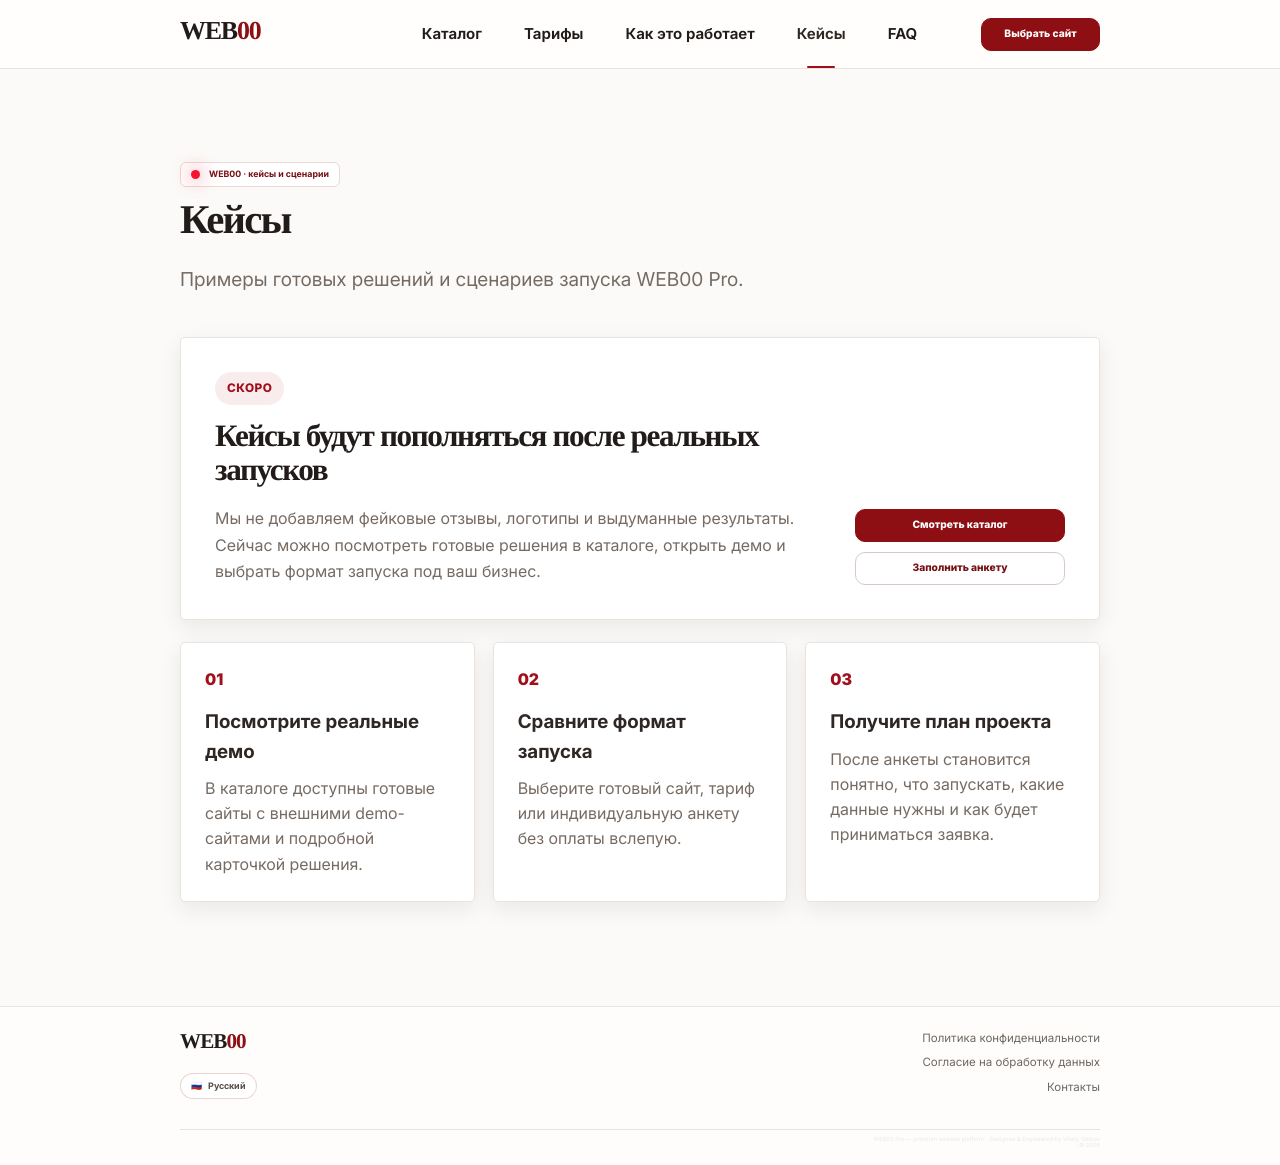
<file: cases.html>
<!doctype html>
<html lang="ru">
  <head>
    <meta charset="utf-8">
    <meta name="viewport" content="width=device-width, initial-scale=1">
    <title>Кейсы - WEB00 Pro</title>
    <meta name="description" content="Кейсы WEB00 Pro: примеры готовых решений и сценариев запуска сайтов для бизнеса.">
    <link rel="canonical" href="https://web00.pro/cases.html">
    <meta name="theme-color" content="#f8f5ef">
    <link rel="icon" href="assets/img/favicon.svg" type="image/svg+xml">
    <link rel="stylesheet" href="assets/css/tokens.css">
    <link rel="stylesheet" href="assets/css/base.css">
    <link rel="stylesheet" href="assets/css/styles.css">
    <link rel="stylesheet" href="assets/css/shell.css">
    <link rel="stylesheet" href="assets/css/components.css">
    <link rel="stylesheet" href="assets/css/public-premium.css">
    <link rel="stylesheet" href="assets/css/web00-tabs-standard.css">
    <script defer src="assets/js/data.js?v=multi-page-1"></script>
    <script defer src="assets/js/main.js?v=multi-page-1"></script>
  </head>
  <body data-page="cases">
    <header class="site-header" data-header>
      <div class="container header__inner">
        <a class="logo" href="index.html" aria-label="WEB00 на главную"><span>WEB</span><b>00</b></a>
        <button class="menu-toggle" type="button" aria-label="Открыть меню" aria-expanded="false" aria-controls="site-nav" data-menu-toggle><span></span><span></span><span></span></button>
        <nav class="nav" id="site-nav" data-nav>
          <a href="solutions.html">Каталог</a>
          <a href="pricing.html">Тарифы</a>
          <a href="how-it-works.html">Как это работает</a>
          <a href="cases.html">Кейсы</a>
          <a href="faq.html">FAQ</a>
        </nav>
        <a class="btn btn--primary header__cta" href="brief.html">Выбрать сайт</a>
      </div>
    </header>

    <main>
      <section class="screen-section cases-page" aria-labelledby="cases-title">
        <div class="container">
          <div class="cases-hero">
            <p class="ui-kicker"><span></span>WEB00 · кейсы и сценарии</p>
            <h1 id="cases-title">Кейсы</h1>
            <p>Примеры готовых решений и сценариев запуска WEB00 Pro.</p>
          </div>

          <div class="cases-empty premium-public-card">
            <div>
              <p class="cases-empty__eyebrow">Скоро</p>
              <h2>Кейсы будут пополняться после реальных запусков</h2>
              <p>Мы не добавляем фейковые отзывы, логотипы и выдуманные результаты. Сейчас можно посмотреть готовые решения в каталоге, открыть демо и выбрать формат запуска под ваш бизнес.</p>
            </div>
            <div class="cases-actions">
              <a class="btn btn--primary" href="solutions.html">Смотреть каталог</a>
              <a class="btn btn--secondary" href="brief.html">Заполнить анкету</a>
            </div>
          </div>

          <div class="cases-flow" aria-label="Как оценить WEB00 до появления клиентских кейсов">
            <article class="premium-public-card">
              <span>01</span>
              <h3>Посмотрите реальные демо</h3>
              <p>В каталоге доступны готовые сайты с внешними demo-сайтами и подробной карточкой решения.</p>
            </article>
            <article class="premium-public-card">
              <span>02</span>
              <h3>Сравните формат запуска</h3>
              <p>Выберите готовый сайт, тариф или индивидуальную анкету без оплаты вслепую.</p>
            </article>
            <article class="premium-public-card">
              <span>03</span>
              <h3>Получите план проекта</h3>
              <p>После анкеты становится понятно, что запускать, какие данные нужны и как будет приниматься заявка.</p>
            </article>
          </div>
        </div>
      </section>
    </main>

    <footer class="footer">
      <div class="container footer__inner">
        <a class="logo logo--footer" href="index.html"><span>WEB</span><b>00</b></a>
        <button class="mock-language-trigger" type="button" data-language-trigger aria-haspopup="dialog" aria-expanded="false">
          <span data-language-flag>🇷🇺</span>
          <span data-language-label>Русский</span>
        </button>
        <div class="footer__links">
          <a href="privacy-policy.html" data-i18n="footer.privacy">Политика конфиденциальности</a>
          <a href="consent-personal-data.html" data-i18n="footer.consent">Согласие на обработку данных</a>
          <a href="contacts.html" data-i18n="footer.contacts">Контакты</a>
        </div>
        <div class="footer-credit" aria-label="WEB00 Pro credits"><span class="footer-credit__part">WEB00 Pro — premium website platform</span><span class="footer-credit__sep" aria-hidden="true">·</span><span class="footer-credit__part">Designed &amp; Engineered by Vitaliy Glebov</span><span class="footer-credit__sep" aria-hidden="true">·</span><span class="footer-credit__part">© 2026</span></div>
      </div>
    </footer>
    <div class="mock-language-backdrop" data-language-backdrop hidden></div>
    <section class="mock-language-sheet" data-language-sheet aria-hidden="true" aria-labelledby="language-title" hidden>
      <div class="mock-language-panel" role="dialog" aria-modal="true">
        <div class="mock-language-head">
          <h2 id="language-title" data-i18n="language.title">Язык</h2>
          <button type="button" data-language-close aria-label="Закрыть">×</button>
        </div>
        <div class="mock-language-list" role="radiogroup" aria-labelledby="language-title">
          <button type="button" data-language-option="ru" role="radio" aria-checked="true"><span>🇷🇺</span><strong>Русский</strong><i></i></button>
          <button type="button" data-language-option="en" role="radio" aria-checked="false"><span>🇬🇧</span><strong>English</strong><i></i></button>
          <button type="button" data-language-option="de" role="radio" aria-checked="false"><span>🇩🇪</span><strong>Deutsch</strong><i></i></button>
          <button type="button" data-language-option="fr" role="radio" aria-checked="false"><span>🇫🇷</span><strong>Français</strong><i></i></button>
          <button type="button" data-language-option="it" role="radio" aria-checked="false"><span>🇮🇹</span><strong>Italiano</strong><i></i></button>
          <button type="button" data-language-option="zh" role="radio" aria-checked="false"><span>🇨🇳</span><strong>中文</strong><i></i></button>
          <button type="button" data-language-option="ja" role="radio" aria-checked="false"><span>🇯🇵</span><strong>日本語</strong><i></i></button>
        </div>
      </div>
    </section>
  </body>
</html>
</file>
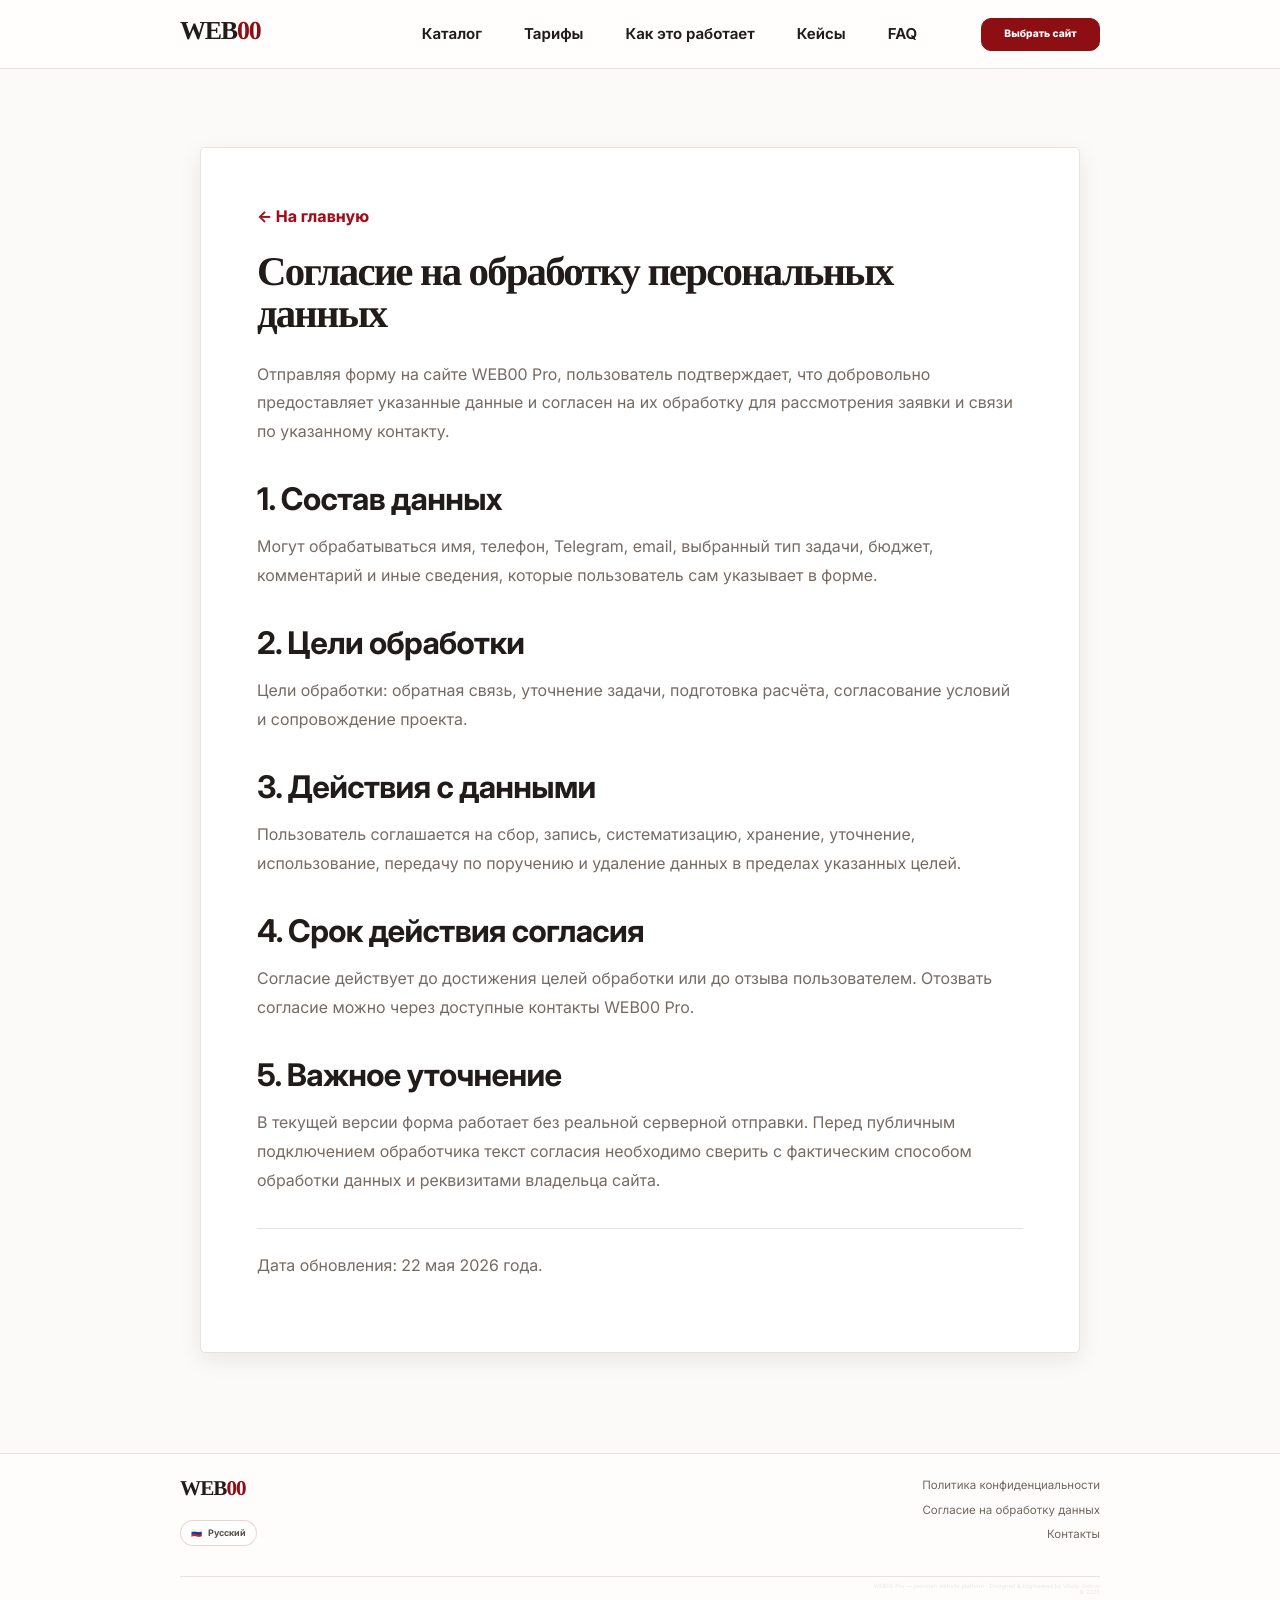
<file: consent-personal-data.html>
<!doctype html>
<html lang="ru">
  <head>
    <meta charset="utf-8">
    <meta name="viewport" content="width=device-width, initial-scale=1">
    <title>Согласие на обработку персональных данных - WEB00 Pro</title>
    <meta name="description" content="Согласие на обработку персональных данных для сайта WEB00 Pro.">
    <link rel="canonical" href="https://web00.pro/consent-personal-data.html">
    <link rel="icon" href="assets/img/favicon.svg" type="image/svg+xml">
    <link rel="stylesheet" href="assets/css/tokens.css">
    <link rel="stylesheet" href="assets/css/base.css">
    <link rel="stylesheet" href="assets/css/styles.css">
    <link rel="stylesheet" href="assets/css/shell.css">
    <link rel="stylesheet" href="assets/css/components.css">
    <link rel="stylesheet" href="assets/css/public-premium.css">
    <link rel="stylesheet" href="assets/css/web00-tabs-standard.css">
    <script defer src="assets/js/data.js?v=multi-page-1"></script>
    <script defer src="assets/js/main.js?v=multi-page-1"></script>
  </head>
  <body data-page="legal">
    <header class="site-header" data-header>
      <div class="container header__inner">
        <a class="logo" href="index.html" aria-label="WEB00 на главную"><span>WEB</span><b>00</b></a>
        <button class="menu-toggle" type="button" aria-label="Открыть меню" aria-expanded="false" aria-controls="site-nav" data-menu-toggle><span></span><span></span><span></span></button>
        <nav class="nav nav--static" id="site-nav" data-nav>
          <a href="solutions.html">Каталог</a>
          <a href="pricing.html">Тарифы</a>
          <a href="how-it-works.html">Как это работает</a>
          <a href="cases.html">Кейсы</a>
          <a href="faq.html">FAQ</a>
        </nav>
        <a class="btn btn--primary header__cta" href="brief.html">Выбрать сайт</a>
      </div>
    </header>

    <main class="legal-page">
      <section class="section">
        <div class="container legal-content">
          <a class="text-link" href="index.html">← На главную</a>
          <h1>Согласие на обработку персональных данных</h1>
          <p>Отправляя форму на сайте WEB00 Pro, пользователь подтверждает, что добровольно предоставляет указанные данные и согласен на их обработку для рассмотрения заявки и связи по указанному контакту.</p>

          <h2>1. Состав данных</h2>
          <p>Могут обрабатываться имя, телефон, Telegram, email, выбранный тип задачи, бюджет, комментарий и иные сведения, которые пользователь сам указывает в форме.</p>

          <h2>2. Цели обработки</h2>
          <p>Цели обработки: обратная связь, уточнение задачи, подготовка расчёта, согласование условий и сопровождение проекта.</p>

          <h2>3. Действия с данными</h2>
          <p>Пользователь соглашается на сбор, запись, систематизацию, хранение, уточнение, использование, передачу по поручению и удаление данных в пределах указанных целей.</p>

          <h2>4. Срок действия согласия</h2>
          <p>Согласие действует до достижения целей обработки или до отзыва пользователем. Отозвать согласие можно через доступные контакты WEB00 Pro.</p>

          <h2>5. Важное уточнение</h2>
          <p>В текущей версии форма работает без реальной серверной отправки. Перед публичным подключением обработчика текст согласия необходимо сверить с фактическим способом обработки данных и реквизитами владельца сайта.</p>

          <p class="legal-note">Дата обновления: 22 мая 2026 года.</p>
        </div>
      </section>
    </main>
    <footer class="footer">
      <div class="container footer__inner">
        <a class="logo logo--footer" href="index.html"><span>WEB</span><b>00</b></a>
        <button class="mock-language-trigger" type="button" data-language-trigger aria-haspopup="dialog" aria-expanded="false">
          <span data-language-flag>🇷🇺</span>
          <span data-language-label>Русский</span>
        </button>
        <div class="footer__links">
          <a href="privacy-policy.html" data-i18n="footer.privacy">Политика конфиденциальности</a>
          <a href="consent-personal-data.html" data-i18n="footer.consent">Согласие на обработку данных</a>
          <a href="contacts.html" data-i18n="footer.contacts">Контакты</a>
        </div>
        <div class="footer-credit" aria-label="WEB00 Pro credits"><span class="footer-credit__part">WEB00 Pro — premium website platform</span><span class="footer-credit__sep" aria-hidden="true">·</span><span class="footer-credit__part">Designed &amp; Engineered by Vitaliy Glebov</span><span class="footer-credit__sep" aria-hidden="true">·</span><span class="footer-credit__part">© 2026</span></div>
      </div>
    </footer>
    <div class="mock-language-backdrop" data-language-backdrop hidden></div>
    <section class="mock-language-sheet" data-language-sheet aria-hidden="true" aria-labelledby="language-title" hidden><div class="mock-language-panel" role="dialog" aria-modal="true"><div class="mock-language-head"><h2 id="language-title" data-i18n="language.title">Язык</h2><button type="button" data-language-close aria-label="Закрыть">×</button></div><div class="mock-language-list" role="radiogroup" aria-labelledby="language-title"><button type="button" data-language-option="ru" role="radio" aria-checked="true"><span>🇷🇺</span><strong>Русский</strong><i></i></button><button type="button" data-language-option="en" role="radio" aria-checked="false"><span>🇬🇧</span><strong>English</strong><i></i></button><button type="button" data-language-option="de" role="radio" aria-checked="false"><span>🇩🇪</span><strong>Deutsch</strong><i></i></button><button type="button" data-language-option="fr" role="radio" aria-checked="false"><span>🇫🇷</span><strong>Français</strong><i></i></button><button type="button" data-language-option="it" role="radio" aria-checked="false"><span>🇮🇹</span><strong>Italiano</strong><i></i></button><button type="button" data-language-option="zh" role="radio" aria-checked="false"><span>🇨🇳</span><strong>中文</strong><i></i></button><button type="button" data-language-option="ja" role="radio" aria-checked="false"><span>🇯🇵</span><strong>日本語</strong><i></i></button></div></div></section>
  </body>
</html>
</file>
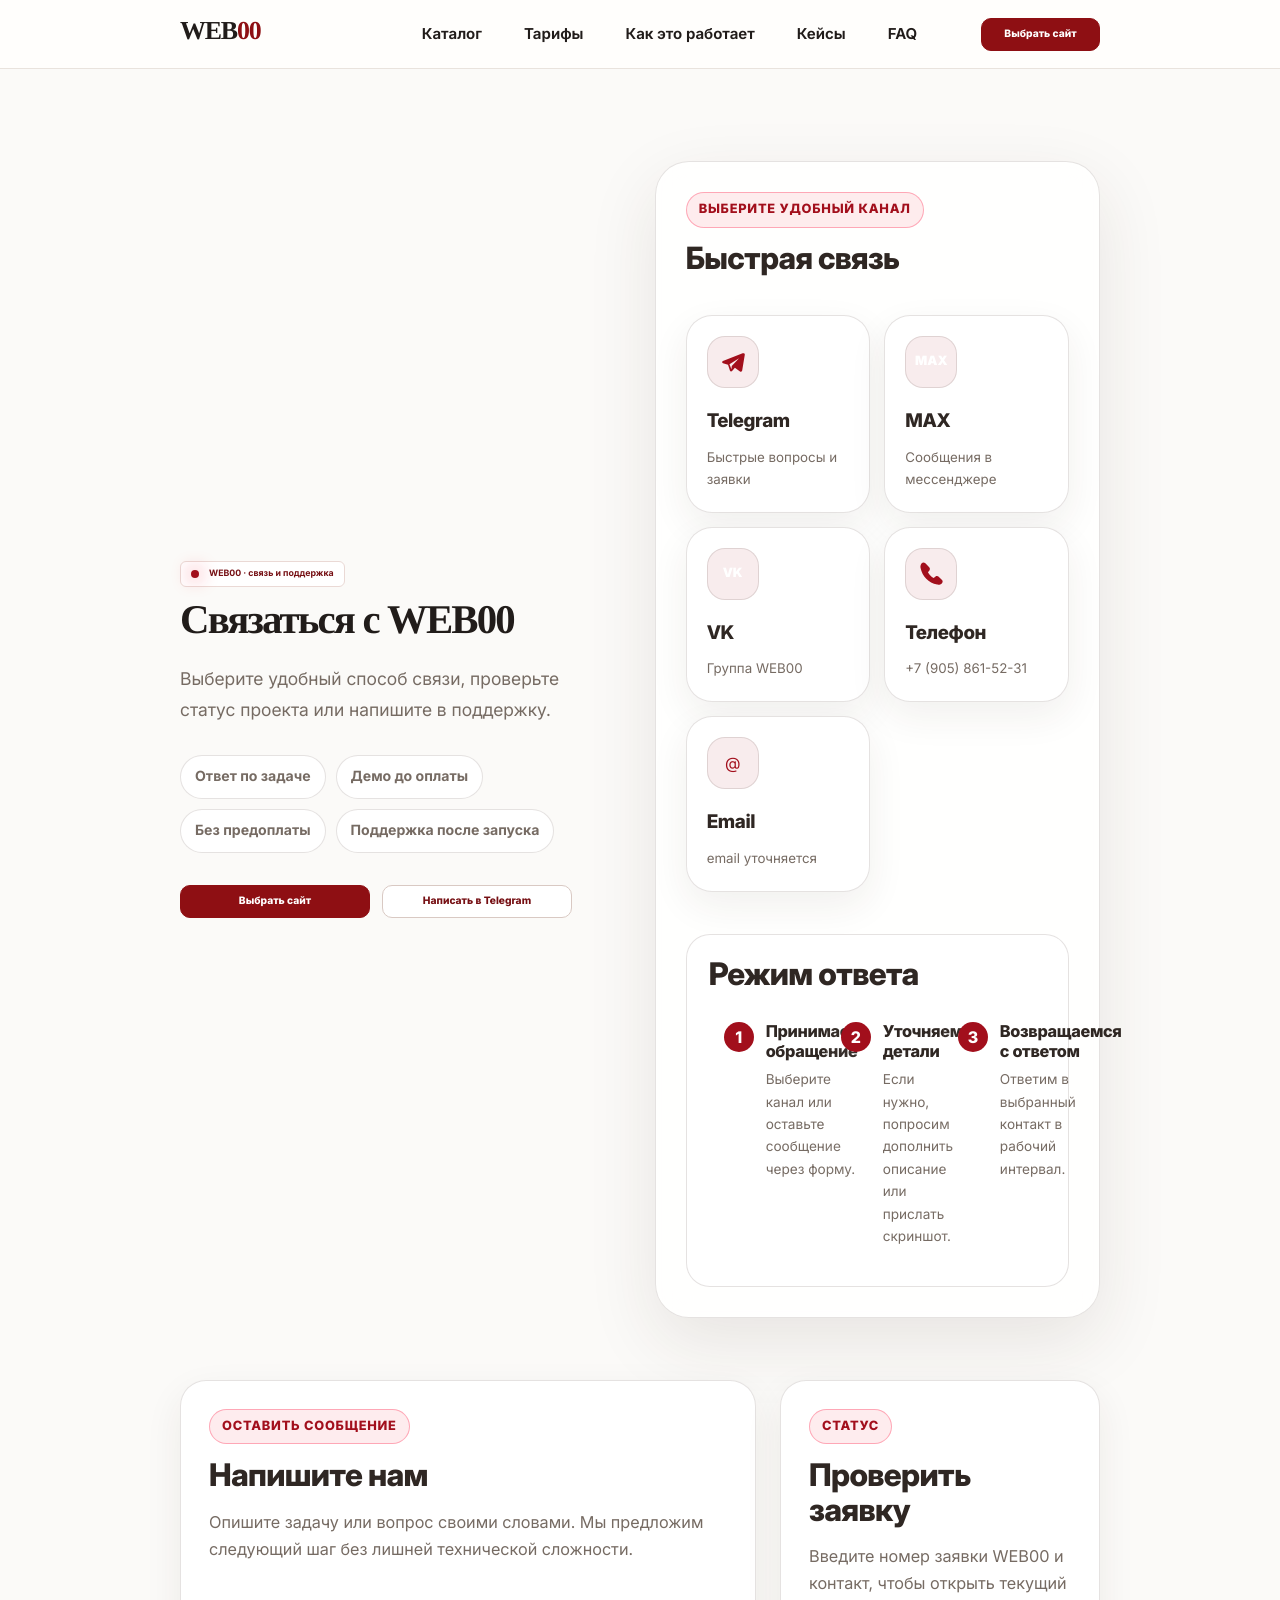
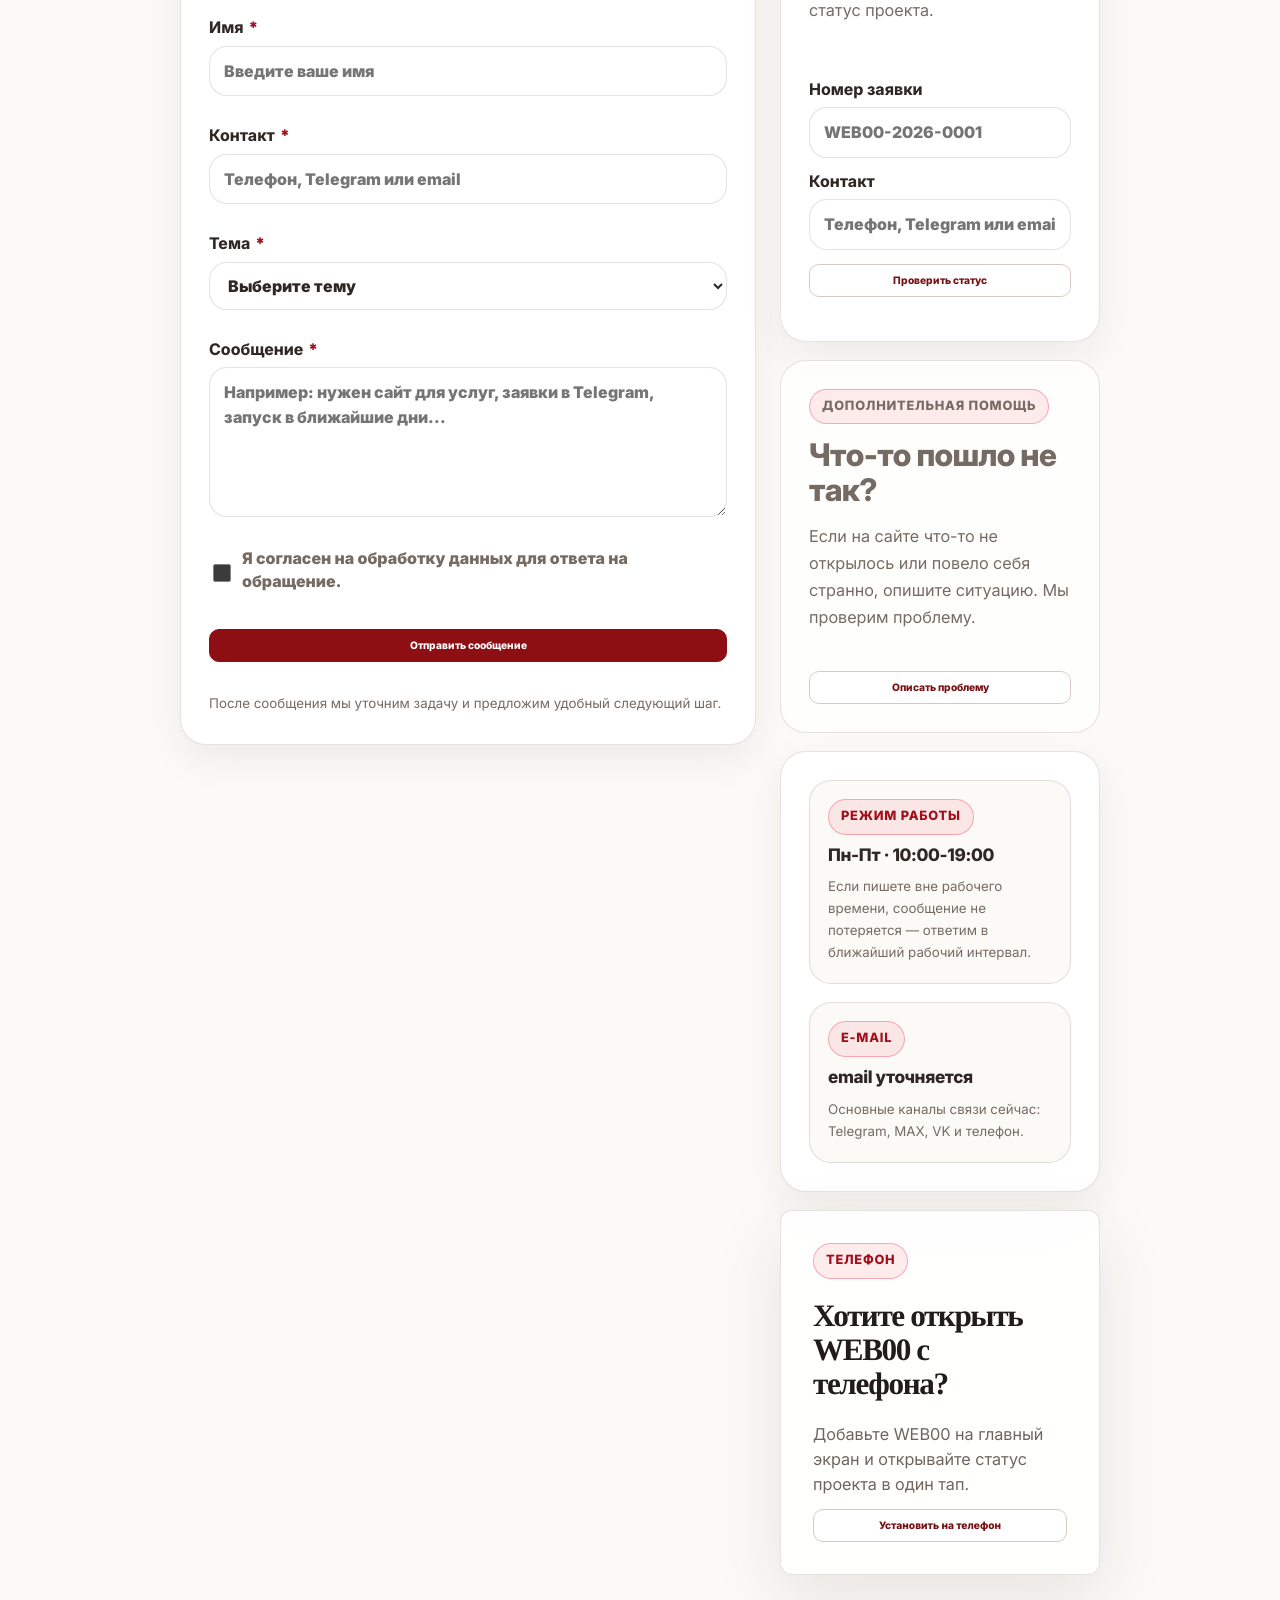
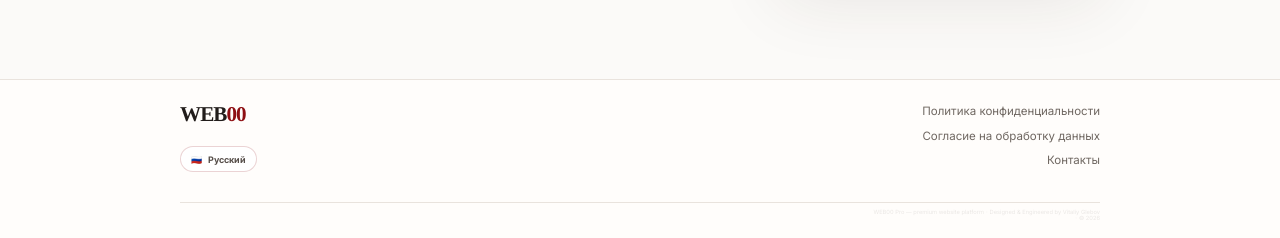
<file: contacts.html>
<!doctype html>
<html lang="ru">
  <head>
    <meta charset="utf-8">
    <meta name="viewport" content="width=device-width, initial-scale=1">
    <title>Связаться с WEB00 - WEB00 Pro</title>
    <meta name="description" content="Центр связи WEB00 Pro: быстрые каналы, сообщение в поддержку, проверка статуса проекта и помощь при проблеме.">
    <link rel="canonical" href="https://web00.pro/contacts.html">
    <meta name="theme-color" content="#8E0F13">
    <link rel="manifest" href="manifest.webmanifest">
    <link rel="icon" href="assets/img/favicon.svg" type="image/svg+xml">
    <link rel="stylesheet" href="assets/css/tokens.css">
    <link rel="stylesheet" href="assets/css/base.css">
    <link rel="stylesheet" href="assets/css/styles.css">
    <link rel="stylesheet" href="assets/css/shell.css">
    <link rel="stylesheet" href="assets/css/components.css">
    <link rel="stylesheet" href="assets/css/public-premium.css">
    <link rel="stylesheet" href="assets/css/web00-tabs-standard.css">
    <script defer src="assets/js/data.js?v=multi-page-1"></script>
    <script defer src="assets/js/main.js?v=multi-page-1"></script>
  </head>
  <body data-page="contacts">
    <header class="site-header" data-header>
      <div class="container header__inner">
        <a class="logo" href="index.html" aria-label="WEB00 на главную"><span>WEB</span><b>00</b></a>
        <button class="menu-toggle" type="button" aria-label="Открыть меню" aria-expanded="false" aria-controls="site-nav" data-menu-toggle><span></span><span></span><span></span></button>
        <nav class="nav" id="site-nav" data-nav>
          <a href="solutions.html">Каталог</a>
          <a href="pricing.html">Тарифы</a>
          <a href="how-it-works.html">Как это работает</a>
          <a href="cases.html">Кейсы</a>
          <a href="faq.html">FAQ</a>
        </nav>
        <a class="btn btn--primary header__cta" href="brief.html">Выбрать сайт</a>
      </div>
    </header>

    <main>
      <section class="screen-section contacts-section contacts-page" id="contacts" data-section="contacts">
        <div class="container">
          <div class="contacts-hero">
            <div class="contacts-hero__content">
              <p class="ui-kicker"><span></span>WEB00 · связь и поддержка</p>
              <h1>Связаться с WEB00</h1>
              <p>Выберите удобный способ связи, проверьте статус проекта или напишите в поддержку.</p>
              <div class="contacts-trust" aria-label="Преимущества обращения">
                <span>Ответ по задаче</span>
                <span>Демо до оплаты</span>
                <span>Без предоплаты</span>
                <span>Поддержка после запуска</span>
              </div>
              <div class="contacts-actions">
                <a class="btn btn--primary" href="brief.html">Выбрать сайт</a>
                <a class="btn btn--secondary" href="https://t.me/GarantiyWeb00bot" target="_blank" rel="noopener">Написать в Telegram</a>
              </div>
            </div>

            <aside class="contact-hub glow-panel" aria-label="Каналы связи WEB00">
              <div class="contact-hub__head">
                <span>Выберите удобный канал</span>
                <strong>Быстрая связь</strong>
              </div>
              <div class="contact-channel-grid">
                <a class="contact-channel contact-channel--telegram" href="https://t.me/GarantiyWeb00bot" target="_blank" rel="noopener">
                  <span class="contact-channel__icon" aria-hidden="true">
                    <svg viewBox="0 0 24 24"><path d="M21.7 3.2 2.8 10.5c-1 .4-1 1.8.1 2.1l4.8 1.5 1.8 5.6c.3.9 1.5 1.1 2.1.4l2.7-3 4.9 3.5c.8.6 1.9.1 2.1-.9l2.5-15.2c.2-1-.8-1.7-1.7-1.3ZM9.1 13.6l9.2-5.7-7 7.4-.3 3.2-1.9-4.9Z"/></svg>
                  </span>
                  <strong>Telegram</strong>
                  <small>Быстрые вопросы и заявки</small>
                </a>
                <a class="contact-channel contact-channel--max" href="https://max.ru/u/f9LHodD0cOKyonoj-aP5RBGWocesp86479bRtc3lkiQ0qzWtqtXIEiV2tVs" target="_blank" rel="noopener">
                  <span class="contact-channel__icon" aria-hidden="true"><b>MAX</b></span>
                  <strong>MAX</strong>
                  <small>Сообщения в мессенджере</small>
                </a>
                <a class="contact-channel contact-channel--vk" href="https://vk.com/club231397496/" target="_blank" rel="noopener">
                  <span class="contact-channel__icon" aria-hidden="true"><b>VK</b></span>
                  <strong>VK</strong>
                  <small>Группа WEB00</small>
                </a>
                <a class="contact-channel contact-channel--phone" href="tel:+79058615231">
                  <span class="contact-channel__icon" aria-hidden="true">
                    <svg viewBox="0 0 24 24"><path d="M6.6 2.7 9.8 6c.8.8.9 2.1.2 3l-1.4 1.8c1.2 2.4 3.1 4.3 5.5 5.5l1.8-1.4c.9-.7 2.2-.6 3 .2l3.2 3.2c.9.9.8 2.4-.2 3.2-1.2 1-2.8 1.5-4.5 1.1C9.1 20.8 3.2 14.9 1.5 6.7c-.4-1.7.1-3.3 1.1-4.5.8-1 2.3-1.1 3.2-.2Z"/></svg>
                  </span>
                  <strong>Телефон</strong>
                  <small>+7 (905) 861-52-31</small>
                </a>
                <div class="contact-channel contact-channel--email" aria-label="Email WEB00">
                  <span class="contact-channel__icon" aria-hidden="true">@</span>
                  <strong>Email</strong>
                  <small>email уточняется</small>
                </div>
              </div>
              <div class="contact-next">
                <h2>Режим ответа</h2>
                <ol>
                  <li><span>1</span><p><strong>Принимаем обращение</strong><small>Выберите канал или оставьте сообщение через форму.</small></p></li>
                  <li><span>2</span><p><strong>Уточняем детали</strong><small>Если нужно, попросим дополнить описание или прислать скриншот.</small></p></li>
                  <li><span>3</span><p><strong>Возвращаемся с ответом</strong><small>Ответим в выбранный контакт в рабочий интервал.</small></p></li>
                </ol>
              </div>
            </aside>
          </div>

          <div class="contact-workspace">
            <form class="message-form contact-form-card glow-panel" data-message-form>
              <div class="contact-card-head">
                <span>Оставить сообщение</span>
                <h2>Напишите нам</h2>
                <p>Опишите задачу или вопрос своими словами. Мы предложим следующий шаг без лишней технической сложности.</p>
              </div>
              <input class="form-honeypot" name="companySite" type="text" autocomplete="off" tabindex="-1" aria-hidden="true">
              <input name="formStartTime" type="hidden" value="">
              <label><span class="field-label">Имя <b>*</b></span><input name="name" type="text" placeholder="Введите ваше имя" required></label>
              <label><span class="field-label">Контакт <b>*</b></span><input name="contact" type="text" placeholder="Телефон, Telegram или email" required></label>
              <label><span class="field-label">Тема <b>*</b></span><select name="topic" required><option value="">Выберите тему</option><option>Хочу выбрать сайт</option><option>Вопрос по тарифам</option><option>Вопрос по проекту</option><option>Поддержка</option><option>Другое</option></select></label>
              <label><span class="field-label">Сообщение <b>*</b></span><textarea name="message" rows="5" placeholder="Например: нужен сайт для услуг, заявки в Telegram, запуск в ближайшие дни..." required></textarea></label>
              <label class="consent-line"><input name="consent" type="checkbox" required><span>Я согласен на обработку данных для ответа на обращение.</span></label>
              <button class="btn btn--primary btn--full" type="submit">Отправить сообщение</button>
              <p class="form-message" data-message-result></p>
              <small>После сообщения мы уточним задачу и предложим удобный следующий шаг.</small>
            </form>

            <aside class="contact-status-column">
              <div class="status-lookup contact-status-card glow-panel">
                <div class="contact-card-head">
                  <span>Статус</span>
                  <h2>Проверить заявку</h2>
                  <p>Введите номер заявки WEB00 и контакт, чтобы открыть текущий статус проекта.</p>
                </div>
                <form data-status-lookup>
                  <label><span class="field-label">Номер заявки</span><input name="leadId" type="text" placeholder="WEB00-2026-0001" required></label>
                  <label><span class="field-label">Контакт</span><input name="leadContact" type="text" placeholder="Телефон, Telegram или email"></label>
                  <button class="btn btn--secondary btn--full" type="submit">Проверить статус</button>
                </form>
                <p class="form-message" data-status-message></p>
              </div>

              <div class="contact-error-card contact-error-card--quiet glow-panel">
                <div class="contact-card-head">
                  <span>Дополнительная помощь</span>
                  <h2>Что-то пошло не так?</h2>
                  <p>Если на сайте что-то не открылось или повело себя странно, опишите ситуацию. Мы проверим проблему.</p>
                </div>
                <button class="btn btn--secondary btn--full contact-error-card__action" type="button" data-open-bug>Описать проблему</button>
              </div>

              <div class="contact-schedule-card glow-panel">
                <div>
                  <span class="contact-mini-label">Режим работы</span>
                  <strong>Пн-Пт · 10:00-19:00</strong>
                  <small>Если пишете вне рабочего времени, сообщение не потеряется — ответим в ближайший рабочий интервал.</small>
                </div>
                <div>
                  <span class="contact-mini-label">E-mail</span>
                  <strong>email уточняется</strong>
                  <small>Основные каналы связи сейчас: Telegram, MAX, VK и телефон.</small>
                </div>
              </div>
              <div class="contact-install-card glow-panel">
                <span class="contact-mini-label">Телефон</span>
                <h2>Хотите открыть WEB00 с телефона?</h2>
                <p>Добавьте WEB00 на главный экран и открывайте статус проекта в один тап.</p>
                <a class="btn btn--secondary btn--full" href="install.html">Установить на телефон</a>
              </div>
            </aside>
          </div>
        </div>
      </section>
    </main>

    <aside class="side-contact" aria-label="Быстрые контакты"><button type="button" data-open-lead><span aria-hidden="true"></span>Заявка</button><a href="https://t.me/GarantiyWeb00bot" target="_blank" rel="noopener"><span aria-hidden="true"></span>Telegram</a><a href="https://max.ru/u/f9LHodD0cOKyonoj-aP5RBGWocesp86479bRtc3lkiQ0qzWtqtXIEiV2tVs" target="_blank" rel="noopener"><span aria-hidden="true"></span>MAX</a><a href="https://vk.com/club231397496/" target="_blank" rel="noopener"><span aria-hidden="true"></span>VK</a><a href="tel:+79058615231"><span aria-hidden="true"></span>Позвонить</a></aside>
    <nav class="mobile-cta" aria-label="Быстрые действия"><button type="button" data-open-lead>Заявка</button><a href="https://t.me/GarantiyWeb00bot" target="_blank" rel="noopener">Telegram</a></nav>
    <footer class="footer"><div class="container footer__inner"><a class="logo logo--footer" href="index.html"><span>WEB</span><b>00</b></a><button class="mock-language-trigger" type="button" data-language-trigger aria-haspopup="dialog" aria-expanded="false"><span data-language-flag>🇷🇺</span><span data-language-label>Русский</span></button><div class="footer__links"><a href="privacy-policy.html" data-i18n="footer.privacy">Политика конфиденциальности</a><a href="consent-personal-data.html" data-i18n="footer.consent">Согласие на обработку данных</a><a href="contacts.html" data-i18n="footer.contacts">Контакты</a></div><div class="footer-credit" aria-label="WEB00 Pro credits"><span class="footer-credit__part">WEB00 Pro — premium website platform</span><span class="footer-credit__sep" aria-hidden="true">·</span><span class="footer-credit__part">Designed &amp; Engineered by Vitaliy Glebov</span><span class="footer-credit__sep" aria-hidden="true">·</span><span class="footer-credit__part">© 2026</span></div></div></footer>
    <div class="mock-language-backdrop" data-language-backdrop hidden></div>
    <section class="mock-language-sheet" data-language-sheet aria-hidden="true" aria-labelledby="language-title" hidden><div class="mock-language-panel" role="dialog" aria-modal="true"><div class="mock-language-head"><h2 id="language-title" data-i18n="language.title">Язык</h2><button type="button" data-language-close aria-label="Закрыть">×</button></div><div class="mock-language-list" role="radiogroup" aria-labelledby="language-title"><button type="button" data-language-option="ru" role="radio" aria-checked="true"><span>🇷🇺</span><strong>Русский</strong><i></i></button><button type="button" data-language-option="en" role="radio" aria-checked="false"><span>🇬🇧</span><strong>English</strong><i></i></button><button type="button" data-language-option="de" role="radio" aria-checked="false"><span>🇩🇪</span><strong>Deutsch</strong><i></i></button><button type="button" data-language-option="fr" role="radio" aria-checked="false"><span>🇫🇷</span><strong>Français</strong><i></i></button><button type="button" data-language-option="it" role="radio" aria-checked="false"><span>🇮🇹</span><strong>Italiano</strong><i></i></button><button type="button" data-language-option="zh" role="radio" aria-checked="false"><span>🇨🇳</span><strong>中文</strong><i></i></button><button type="button" data-language-option="ja" role="radio" aria-checked="false"><span>🇯🇵</span><strong>日本語</strong><i></i></button></div></div></section>
    <div class="modal" data-modal="lead" aria-hidden="true"><div class="modal__overlay" data-close-modal></div><div class="modal__dialog modal__dialog--wide glow-panel" role="dialog" aria-modal="true" aria-labelledby="lead-title"><button class="modal__close" type="button" data-close-modal aria-label="Закрыть">×</button><div data-lead-modal-content></div></div></div>
    <div class="modal" data-modal="bug" aria-hidden="true"><div class="modal__overlay" data-close-modal></div><div class="modal__dialog modal__dialog--wide glow-panel" role="dialog" aria-modal="true" aria-labelledby="bug-title"><button class="modal__close" type="button" data-close-modal aria-label="Закрыть">×</button><div data-bug-modal-content></div></div></div>
  </body>
</html>
</file>
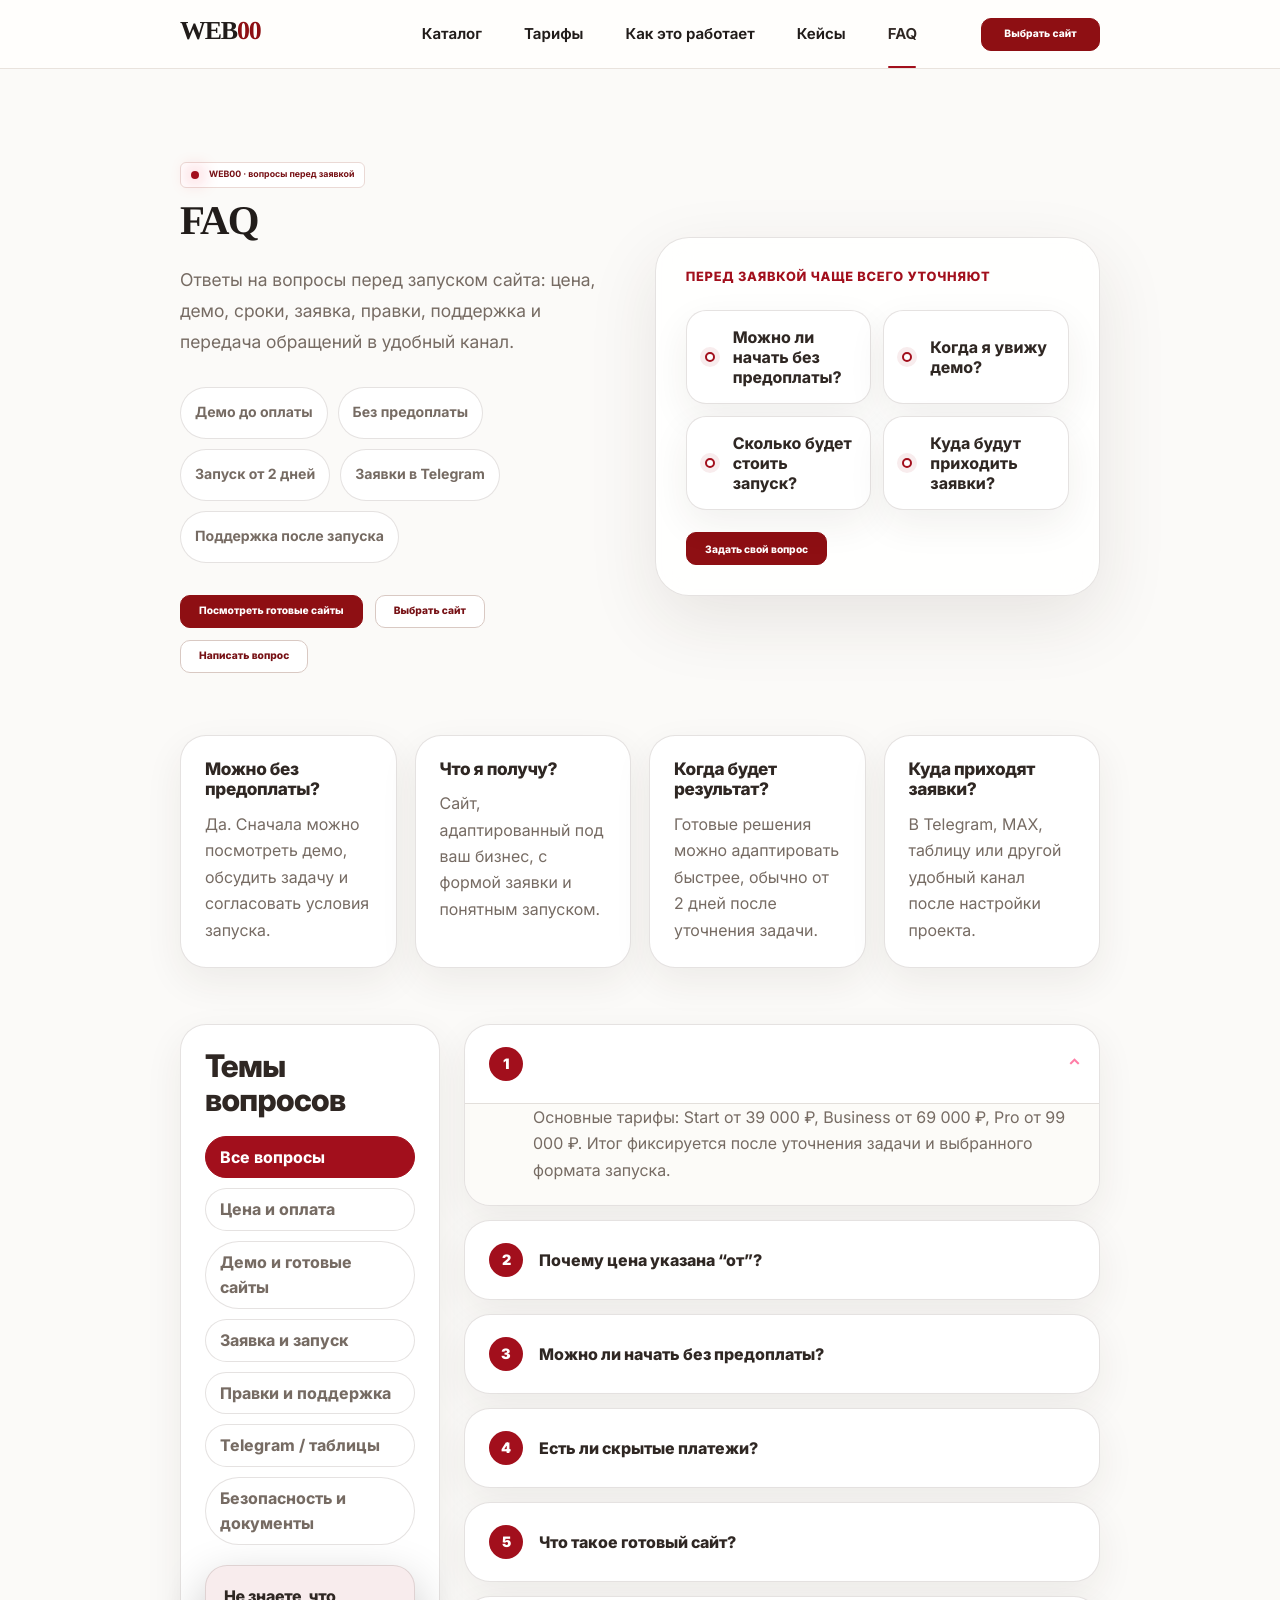
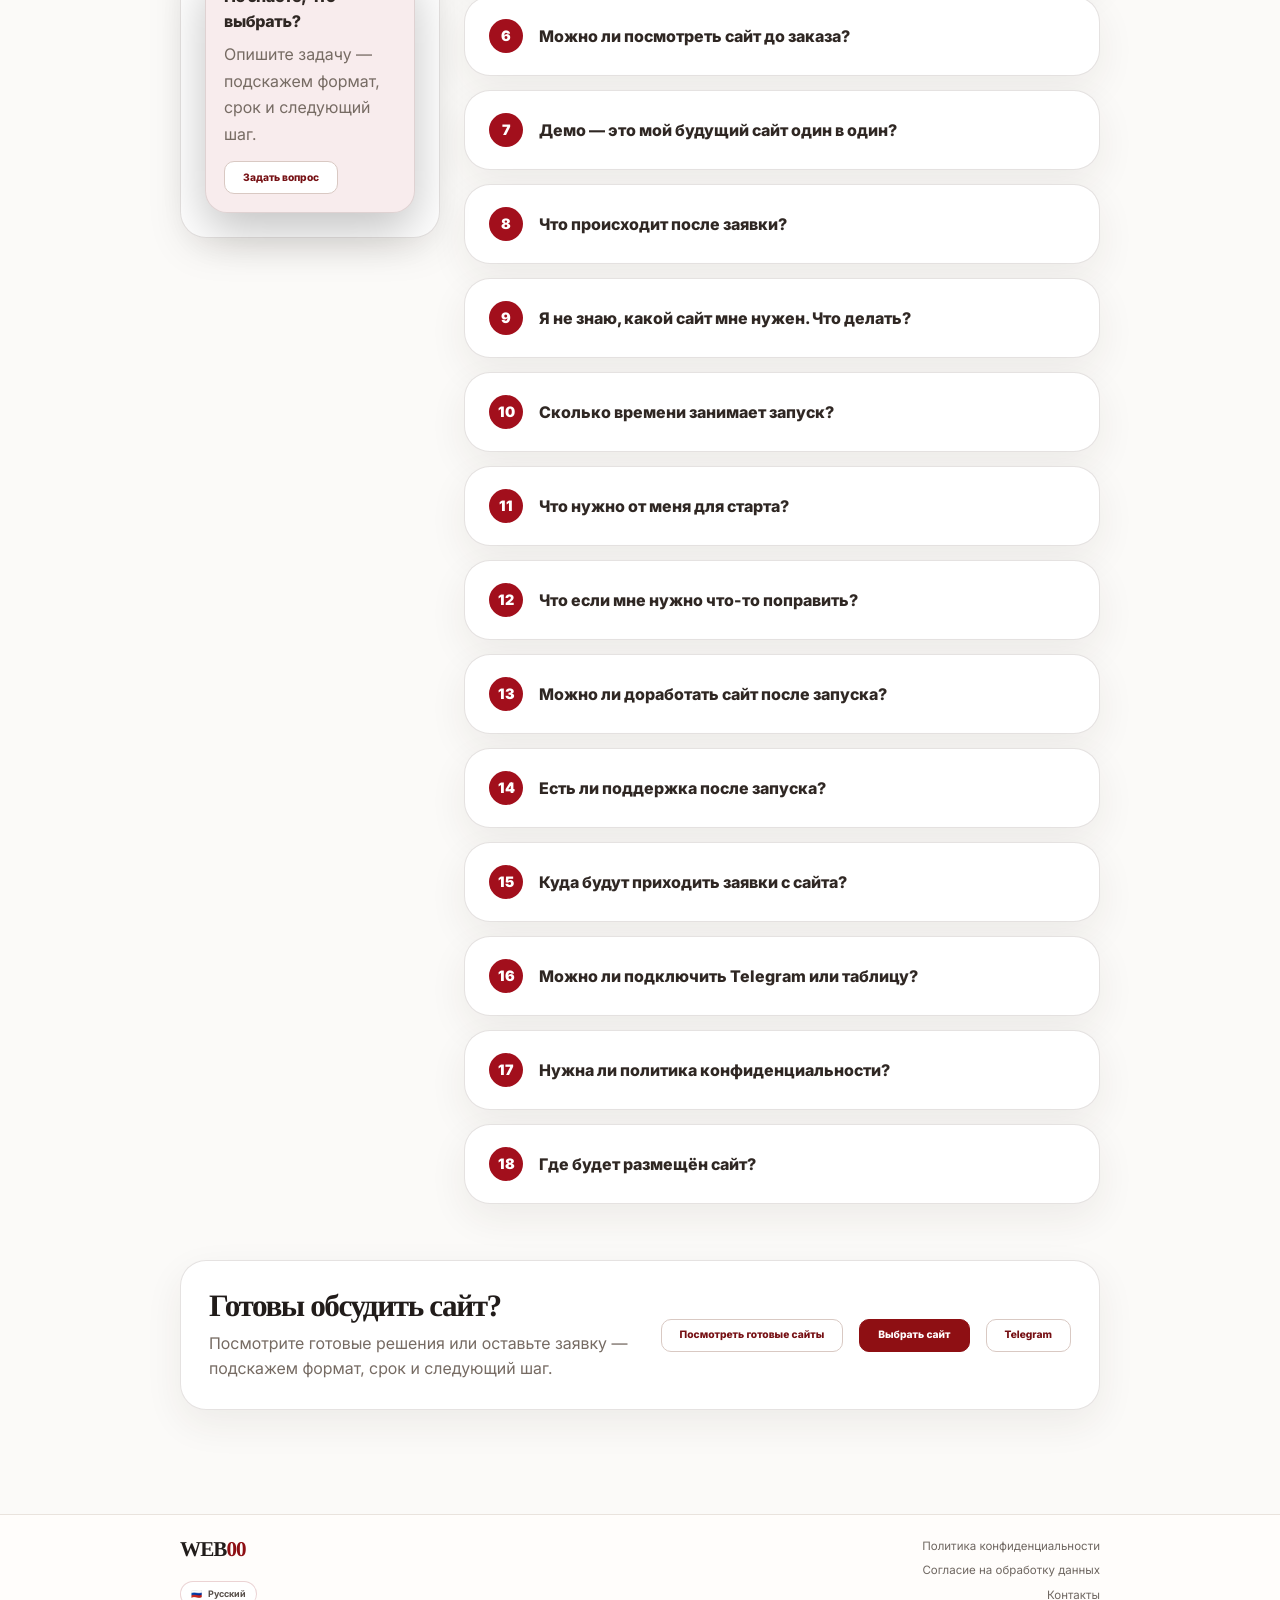
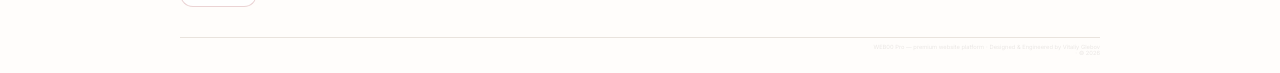
<file: faq.html>
<!doctype html>
<html lang="ru">
  <head>
    <meta charset="utf-8">
    <meta name="viewport" content="width=device-width, initial-scale=1">
    <title>FAQ WEB00 Pro - ответы перед заказом сайта</title>
    <meta name="description" content="Ответы WEB00 Pro перед заказом сайта: цена, демо до оплаты, сроки, заявка, запуск, правки, поддержка и передача заявок в Telegram или таблицу.">
    <link rel="canonical" href="https://web00.pro/faq.html">
    <meta name="theme-color" content="#050812">
    <link rel="icon" href="assets/img/favicon.svg" type="image/svg+xml">
    <link rel="stylesheet" href="assets/css/tokens.css">
    <link rel="stylesheet" href="assets/css/base.css">
    <link rel="stylesheet" href="assets/css/styles.css">
    <link rel="stylesheet" href="assets/css/shell.css">
    <link rel="stylesheet" href="assets/css/components.css">
    <link rel="stylesheet" href="assets/css/public-premium.css">
    <link rel="stylesheet" href="assets/css/web00-tabs-standard.css">
    <script defer src="assets/js/data.js?v=multi-page-1"></script>
    <script defer src="assets/js/main.js?v=multi-page-1"></script>
  </head>
  <body data-page="faq">
    <header class="site-header" data-header>
      <div class="container header__inner">
        <a class="logo" href="index.html" aria-label="WEB00 на главную"><span>WEB</span><b>00</b></a>
        <button class="menu-toggle" type="button" aria-label="Открыть меню" aria-expanded="false" aria-controls="site-nav" data-menu-toggle><span></span><span></span><span></span></button>
        <nav class="nav" id="site-nav" data-nav>
          <a href="solutions.html">Каталог</a>
          <a href="pricing.html">Тарифы</a>
          <a href="how-it-works.html">Как это работает</a>
          <a href="cases.html">Кейсы</a>
          <a class="is-active" href="faq.html">FAQ</a>
        </nav>
        <a class="btn btn--primary header__cta" href="brief.html">Выбрать сайт</a>
      </div>
    </header>

    <main>
      <section class="screen-section faq-page" id="faq" data-section="faq">
        <div class="container">
          <div class="faq-hero">
            <div class="faq-hero__content">
              <p class="ui-kicker"><span></span>WEB00 · вопросы перед заявкой</p>
              <h1>FAQ</h1>
              <p>Ответы на вопросы перед запуском сайта: цена, демо, сроки, заявка, правки, поддержка и передача обращений в удобный канал.</p>
              <div class="faq-trust">
                <span>Демо до оплаты</span>
                <span>Без предоплаты</span>
                <span>Запуск от 2 дней</span>
                <span>Заявки в Telegram</span>
                <span>Поддержка после запуска</span>
              </div>
              <div class="faq-actions">
                <a class="btn btn--primary" href="solutions.html">Посмотреть готовые сайты</a>
                <a class="btn btn--secondary" href="brief.html">Выбрать сайт</a>
                <a class="btn btn--ghost" href="https://t.me/GarantiyWeb00bot" target="_blank" rel="noopener">Написать вопрос</a>
              </div>
            </div>

            <aside class="faq-panel glow-panel" aria-label="Главные вопросы перед заявкой">
              <span>Перед заявкой чаще всего уточняют</span>
              <ul>
                <li>Можно ли начать без предоплаты?</li>
                <li>Когда я увижу демо?</li>
                <li>Сколько будет стоить запуск?</li>
                <li>Куда будут приходить заявки?</li>
              </ul>
              <button class="btn btn--primary btn--small" type="button" data-open-message>Задать свой вопрос</button>
            </aside>
          </div>

          <div class="faq-quick">
            <article><strong>Можно без предоплаты?</strong><p>Да. Сначала можно посмотреть демо, обсудить задачу и согласовать условия запуска.</p></article>
            <article><strong>Что я получу?</strong><p>Сайт, адаптированный под ваш бизнес, с формой заявки и понятным запуском.</p></article>
            <article><strong>Когда будет результат?</strong><p>Готовые решения можно адаптировать быстрее, обычно от 2 дней после уточнения задачи.</p></article>
            <article><strong>Куда приходят заявки?</strong><p>В Telegram, MAX, таблицу или другой удобный канал после настройки проекта.</p></article>
          </div>

          <div class="faq-layout">
            <aside class="faq-sidebar glow-panel">
              <h2>Темы вопросов</h2>
              <div class="faq-cats" data-faq-cats>
                <button class="filter-btn is-active" type="button" data-faq="all">Все вопросы</button>
                <button class="filter-btn" type="button" data-faq="price">Цена и оплата</button>
                <button class="filter-btn" type="button" data-faq="demo">Демо и готовые сайты</button>
                <button class="filter-btn" type="button" data-faq="launch">Заявка и запуск</button>
                <button class="filter-btn" type="button" data-faq="support">Правки и поддержка</button>
                <button class="filter-btn" type="button" data-faq="leads">Telegram / таблицы</button>
                <button class="filter-btn" type="button" data-faq="docs">Безопасность и документы</button>
              </div>
              <div class="faq-sidebar__card">
                <strong>Не знаете, что выбрать?</strong>
                <p>Опишите задачу — подскажем формат, срок и следующий шаг.</p>
                <button class="btn btn--secondary btn--small" type="button" data-open-message>Задать вопрос</button>
              </div>
            </aside>

            <div class="faq-main">
              <div class="faq-grid" data-faq-list></div>
            </div>
          </div>

          <div class="question-cta faq-final-cta glow-panel">
            <div>
              <h2>Готовы обсудить сайт?</h2>
              <p>Посмотрите готовые решения или оставьте заявку — подскажем формат, срок и следующий шаг.</p>
            </div>
            <a class="btn btn--secondary" href="solutions.html">Посмотреть готовые сайты</a>
            <a class="btn btn--primary" href="brief.html">Выбрать сайт</a>
            <a class="btn btn--ghost" href="https://t.me/GarantiyWeb00bot" target="_blank" rel="noopener">Telegram</a>
          </div>
        </div>
      </section>
    </main>

    <aside class="side-contact" aria-label="Быстрые контакты"><button type="button" data-open-lead><span aria-hidden="true"></span>Заявка</button><a href="https://t.me/GarantiyWeb00bot" target="_blank" rel="noopener"><span aria-hidden="true"></span>Telegram</a><a href="https://max.ru/u/f9LHodD0cOKyonoj-aP5RBGWocesp86479bRtc3lkiQ0qzWtqtXIEiV2tVs" target="_blank" rel="noopener"><span aria-hidden="true"></span>MAX</a><a href="https://vk.com/club231397496/" target="_blank" rel="noopener"><span aria-hidden="true"></span>VK</a><a href="tel:+79058615231"><span aria-hidden="true"></span>Позвонить</a></aside>
    <nav class="mobile-cta" aria-label="Быстрые действия"><button type="button" data-open-lead>Заявка</button><a href="https://t.me/GarantiyWeb00bot" target="_blank" rel="noopener">Telegram</a></nav>
    <footer class="footer"><div class="container footer__inner"><a class="logo logo--footer" href="index.html"><span>WEB</span><b>00</b></a><button class="mock-language-trigger" type="button" data-language-trigger aria-haspopup="dialog" aria-expanded="false"><span data-language-flag>🇷🇺</span><span data-language-label>Русский</span></button><div class="footer__links"><a href="privacy-policy.html" data-i18n="footer.privacy">Политика конфиденциальности</a><a href="consent-personal-data.html" data-i18n="footer.consent">Согласие на обработку данных</a><a href="contacts.html" data-i18n="footer.contacts">Контакты</a></div><div class="footer-credit" aria-label="WEB00 Pro credits"><span class="footer-credit__part">WEB00 Pro — premium website platform</span><span class="footer-credit__sep" aria-hidden="true">·</span><span class="footer-credit__part">Designed &amp; Engineered by Vitaliy Glebov</span><span class="footer-credit__sep" aria-hidden="true">·</span><span class="footer-credit__part">© 2026</span></div></div></footer>
    <div class="mock-language-backdrop" data-language-backdrop hidden></div>
    <section class="mock-language-sheet" data-language-sheet aria-hidden="true" aria-labelledby="language-title" hidden><div class="mock-language-panel" role="dialog" aria-modal="true"><div class="mock-language-head"><h2 id="language-title" data-i18n="language.title">Язык</h2><button type="button" data-language-close aria-label="Закрыть">×</button></div><div class="mock-language-list" role="radiogroup" aria-labelledby="language-title"><button type="button" data-language-option="ru" role="radio" aria-checked="true"><span>🇷🇺</span><strong>Русский</strong><i></i></button><button type="button" data-language-option="en" role="radio" aria-checked="false"><span>🇬🇧</span><strong>English</strong><i></i></button><button type="button" data-language-option="de" role="radio" aria-checked="false"><span>🇩🇪</span><strong>Deutsch</strong><i></i></button><button type="button" data-language-option="fr" role="radio" aria-checked="false"><span>🇫🇷</span><strong>Français</strong><i></i></button><button type="button" data-language-option="it" role="radio" aria-checked="false"><span>🇮🇹</span><strong>Italiano</strong><i></i></button><button type="button" data-language-option="zh" role="radio" aria-checked="false"><span>🇨🇳</span><strong>中文</strong><i></i></button><button type="button" data-language-option="ja" role="radio" aria-checked="false"><span>🇯🇵</span><strong>日本語</strong><i></i></button></div></div></section>
    <div class="modal" data-modal="lead" aria-hidden="true"><div class="modal__overlay" data-close-modal></div><div class="modal__dialog modal__dialog--wide glow-panel" role="dialog" aria-modal="true" aria-labelledby="lead-title"><button class="modal__close" type="button" data-close-modal aria-label="Закрыть">×</button><div data-lead-modal-content></div></div></div>
    <div class="modal" data-modal="bug" aria-hidden="true"><div class="modal__overlay" data-close-modal></div><div class="modal__dialog modal__dialog--wide glow-panel" role="dialog" aria-modal="true" aria-labelledby="bug-title"><button class="modal__close" type="button" data-close-modal aria-label="Закрыть">×</button><div data-bug-modal-content></div></div></div>
  </body>
</html>
</file>
<file: assets/css/tokens.css>
/**
 * WEB00 Pro design tokens.
 * Target: light premium launch-platform.
 * This file contains variables only: no page-specific selectors.
 */

:root {
  /* Colors */
  --color-bg: #f7f2ea;
  --color-surface: #ffffff;
  --color-surface-soft: #fbf7f1;
  --color-text: #17120f;
  --color-muted: #6f655d;
  --color-line: rgba(142, 15, 19, 0.16);
  --color-accent: #8E0F13;
  --color-accent-dark: #641014;
  --color-accent-soft: rgba(142, 15, 19, 0.08);
  --color-gold-soft: #c8a76a;
  --color-focus: rgba(142, 15, 19, 0.38);

  /* Typography */
  --font-display: "Playfair Display", Georgia, "Times New Roman", serif;
  --font-sans: Inter, "Segoe UI", system-ui, -apple-system, BlinkMacSystemFont, Arial, sans-serif;
  --font-size-body: 16px;
  --font-size-small: 14px;
  --line-height-body: 1.55;
  --line-height-heading: 1.08;
  --weight-regular: 400;
  --weight-medium: 500;
  --weight-semibold: 600;
  --weight-bold: 700;

  /* Layout */
  --container: 1160px;
  --container-wide: 1280px;
  --gutter-mobile: 24px;
  --gutter-tablet: 32px;
  --gutter-desktop: 40px;

  /* Spacing */
  --space-2xs: 4px;
  --space-xs: 8px;
  --space-sm: 12px;
  --space-md: 16px;
  --space-lg: 24px;
  --space-xl: 32px;
  --space-2xl: 48px;
  --space-3xl: 72px;
  --space-section: 88px;
  --space-section-lg: 112px;

  /* Radii */
  --radius-xs: 4px;
  --radius-sm: 6px;
  --radius-md: 8px;
  --radius-lg: 12px;
  --radius-xl: 18px;
  --radius-pill: 999px;

  /* Shadows */
  --shadow-card: 0 14px 34px rgba(44, 35, 28, 0.07);
  --shadow-soft: 0 18px 50px rgba(44, 35, 28, 0.08);
  --shadow-device: 0 24px 70px rgba(31, 27, 24, 0.16);

  /* Z-index */
  --z-header: 50;
  --z-overlay: 100;
  --z-modal: 110;
  --z-toast: 120;

  /* Buttons */
  --button-height: 48px;
  --button-height-mobile: 52px;
  --button-padding-x: 24px;
  --button-radius: var(--radius-sm);

  /* Inputs */
  --input-height: 48px;
  --input-height-mobile: 52px;
  --input-radius: var(--radius-sm);
  --input-padding-x: 14px;

  /* Motion */
  --motion-fast: 140ms ease;
  --motion-normal: 220ms ease;
  --motion-slow: 360ms ease;

  /* Accessibility */
  --focus-ring-color: var(--color-focus);
  --focus-ring: 0 0 0 3px var(--focus-ring-color);

  /* Compatibility aliases for existing WEB00 layers. */
  --web00-color-paper: var(--color-bg);
  --web00-color-surface: var(--color-surface);
  --web00-color-surface-soft: var(--color-surface-soft);
  --web00-color-ink: var(--color-text);
  --web00-color-text: var(--color-text);
  --web00-color-muted: var(--color-muted);
  --web00-color-line: var(--color-line);
  --web00-color-line-strong: rgba(142, 15, 19, 0.24);
  --web00-color-accent: var(--color-accent);
  --web00-color-accent-hover: #a31318;
  --web00-color-accent-soft: var(--color-accent-soft);
  --web00-color-focus: var(--focus-ring-color);
  --web00-font-serif: var(--font-display);
  --web00-font-sans: var(--font-sans);
  --web00-font-body-size: var(--font-size-body);
  --web00-line-body: var(--line-height-body);
  --web00-line-heading: var(--line-height-heading);
  --web00-weight-regular: var(--weight-regular);
  --web00-weight-medium: var(--weight-medium);
  --web00-weight-semibold: var(--weight-semibold);
  --web00-weight-bold: var(--weight-bold);
  --web00-space-2xs: var(--space-2xs);
  --web00-space-xs: var(--space-xs);
  --web00-space-sm: var(--space-sm);
  --web00-space-md: var(--space-md);
  --web00-space-lg: var(--space-lg);
  --web00-space-xl: var(--space-xl);
  --web00-space-2xl: var(--space-2xl);
  --web00-space-3xl: var(--space-3xl);
  --web00-space-section: var(--space-section);
  --web00-container: var(--container);
  --web00-container-wide: var(--container-wide);
  --web00-gutter-mobile: var(--gutter-mobile);
  --web00-gutter-desktop: var(--gutter-desktop);
  --web00-radius-xs: var(--radius-xs);
  --web00-radius-sm: var(--radius-sm);
  --web00-radius-md: var(--radius-md);
  --web00-radius-lg: var(--radius-lg);
  --web00-radius-button: var(--button-radius);
  --web00-radius-pill: var(--radius-pill);
  --web00-border-subtle: 1px solid var(--color-line);
  --web00-border-strong: 1px solid rgba(142, 15, 19, 0.24);
  --web00-shadow-card: var(--shadow-card);
  --web00-shadow-soft: var(--shadow-soft);
  --web00-shadow-device: var(--shadow-device);
  --web00-button-height: var(--button-height);
  --web00-button-height-mobile: var(--button-height-mobile);
  --web00-button-padding-x: var(--button-padding-x);
  --web00-button-border: 1px solid var(--color-accent);
  --web00-button-bg-primary: var(--color-accent);
  --web00-button-color-primary: #ffffff;
  --web00-button-bg-secondary: transparent;
  --web00-button-color-secondary: var(--color-accent);
  --web00-z-header: var(--z-header);
  --web00-z-overlay: var(--z-overlay);
  --web00-z-modal: var(--z-modal);
  --web00-z-toast: var(--z-toast);
}

/* Breakpoints: 360, 390, 430, 768, 1024, 1160, 1280, 1440, 1920. */
</file>
<file: assets/css/base.css>
/**
 * WEB00 base layer.
 * Shared reset and base defaults for light premium WEB00.
 */

*,
*::before,
*::after {
  box-sizing: border-box;
}

html {
  width: 100%;
  max-width: 100%;
  min-height: 100%;
  overflow-x: hidden;
  background: var(--color-bg);
  color-scheme: light;
  scroll-behavior: smooth;
  text-size-adjust: 100%;
  -webkit-text-size-adjust: 100%;
}

html.is-modal-open,
body.is-menu-open,
body.is-modal-open {
  overflow: hidden;
}

body {
  width: 100%;
  max-width: 100%;
  min-height: 100%;
  min-width: 320px;
  margin: 0;
  overflow-x: hidden;
  background: var(--color-bg);
  color: var(--color-text);
  font-family: var(--font-sans);
  font-size: var(--font-size-body);
  line-height: var(--line-height-body);
  text-rendering: optimizeLegibility;
}

:where(img, svg, video, canvas) {
  max-width: 100%;
  height: auto;
}

:where(button, input, select, textarea) {
  font: inherit;
  color: inherit;
}

:where(button) {
  cursor: pointer;
}

:where(a) {
  color: inherit;
  text-decoration-thickness: 1px;
  text-underline-offset: 0.18em;
}

:where([hidden]) {
  display: none !important;
}

:where(.visually-hidden, .sr-only) {
  position: absolute !important;
  width: 1px !important;
  height: 1px !important;
  padding: 0 !important;
  margin: -1px !important;
  overflow: hidden !important;
  clip: rect(0, 0, 0, 0) !important;
  white-space: nowrap !important;
  border: 0 !important;
}

:where(:focus-visible) {
  outline: 0;
  box-shadow: var(--focus-ring);
}

:where(.page-shell) {
  min-height: 100vh;
  background: var(--color-bg);
}

:where(.page-main) {
  min-width: 0;
}

@media (prefers-reduced-motion: reduce) {
  *,
  *::before,
  *::after {
    animation-duration: 0.01ms !important;
    animation-iteration-count: 1 !important;
    scroll-behavior: auto !important;
    transition-duration: 0.01ms !important;
  }
}
</file>
<file: assets/css/styles.css>
/**
 * WEB00 transitional global layer.
 * TODO: split into base/shell/components/pages and remove after migration.
 * Do not add new page-specific styles here.
 */

:root {
  --bg: #050812;
  --bg-2: #07111f;
  --bg-3: #0b1020;
  --surface: rgba(12, 18, 32, 0.74);
  --surface-strong: rgba(17, 24, 39, 0.92);
  --surface-soft: rgba(12, 18, 32, 0.54);
  --text: #f8fafc;
  --ink: #f8fafc;
  --muted: #94a3b8;
  --soft: #64748b;
  --line: rgba(255, 255, 255, 0.1);
  --line-strong: rgba(255, 255, 255, 0.16);
  --red: #f3132f;
  --red-2: #ff2d55;
  --blue: #3b82f6;
  --violet: #8b2cff;
  --violet-2: #8b5cf6;
  --gold: #f5b84b;
  --green: #22c55e;
  --warning: #f59e0b;
  --danger: #fb3650;
  --shadow: 0 28px 80px rgba(0, 0, 0, 0.42);
  --shadow-soft: 0 18px 46px rgba(0, 0, 0, 0.28);
  --glow-red: 0 0 44px rgba(243, 19, 47, 0.22);
  --glow-violet: 0 0 52px rgba(139, 44, 255, 0.2);
  --radius: 8px;
  --container: 1320px;
}

* {
  box-sizing: border-box;
}

html {
  scroll-behavior: smooth;
}

html.is-modal-open {
  overflow: hidden;
}

body {
  position: relative;
  min-width: 320px;
  margin: 0;
  overflow-x: hidden;
  background:
    radial-gradient(circle at 14% 8%, rgba(243, 19, 47, 0.17), transparent 25rem),
    radial-gradient(circle at 86% 18%, rgba(139, 44, 255, 0.2), transparent 28rem),
    radial-gradient(circle at 65% 70%, rgba(59, 130, 246, 0.11), transparent 30rem),
    linear-gradient(180deg, var(--bg), var(--bg-2) 48%, var(--bg));
  color: var(--text);
  font-family: Inter, ui-sans-serif, system-ui, -apple-system, BlinkMacSystemFont, "Segoe UI", Arial, sans-serif;
  line-height: 1.55;
  letter-spacing: 0;
  -webkit-font-smoothing: antialiased;
  text-rendering: geometricPrecision;
}

body::before {
  content: "";
  position: fixed;
  inset: 0;
  z-index: -1;
  pointer-events: none;
  background-image:
    linear-gradient(rgba(148, 163, 184, 0.052) 1px, transparent 1px),
    linear-gradient(90deg, rgba(148, 163, 184, 0.052) 1px, transparent 1px);
  background-size: 56px 56px;
  mask-image: linear-gradient(180deg, rgba(0, 0, 0, 0.74), transparent 86%);
}

body.is-menu-open,
body.is-modal-open {
  overflow: hidden;
}

a {
  color: inherit;
  text-decoration: none;
}

button,
input,
select,
textarea {
  font: inherit;
}

button {
  cursor: pointer;
}

input,
select,
textarea {
  color-scheme: dark;
}

.container {
  width: min(100% - 40px, var(--container));
  margin: 0 auto;
}

@media (min-width: 1081px) {
  .container {
    width: min(100% - 220px, var(--container));
  }
}

.screen-section {
  position: relative;
  padding: 62px 0;
  scroll-margin-top: 86px;
}

.site-header {
  position: sticky;
  top: 0;
  z-index: 50;
  border-bottom: 1px solid rgba(255, 255, 255, 0.08);
  background: rgba(5, 8, 18, 0.82);
  backdrop-filter: blur(18px);
}

.header__inner {
  min-height: 76px;
  display: flex;
  align-items: center;
  justify-content: space-between;
  gap: 22px;
}

.logo {
  display: inline-flex;
  align-items: baseline;
  gap: 1px;
  font-weight: 950;
  letter-spacing: 0;
}

.logo span,
.logo b {
  font-size: 1.36rem;
  line-height: 1;
}

.logo span {
  color: #fff;
}

.logo b {
  color: var(--red);
  text-shadow: 0 0 24px rgba(243, 19, 47, 0.35);
}

.logo small {
  margin-left: 7px;
  color: #fff;
  font-size: 0.9rem;
  font-weight: 850;
}

.nav {
  display: flex;
  align-items: center;
  justify-content: center;
  gap: 28px;
  color: #d5dce8;
  font-size: 0.96rem;
  font-weight: 750;
}

.nav a {
  position: relative;
  padding: 27px 0;
  transition: color 0.2s ease;
}

.nav a::after {
  content: "";
  position: absolute;
  left: 50%;
  bottom: 0;
  width: 0;
  height: 2px;
  transform: translateX(-50%);
  background: linear-gradient(90deg, transparent, var(--red), var(--violet), transparent);
  transition: width 0.2s ease;
}

.nav a:hover,
.nav a:focus-visible,
.nav a.is-active {
  color: #fff;
}

.nav a:hover::after,
.nav a:focus-visible::after,
.nav a.is-active::after {
  width: 72px;
}

.menu-toggle {
  display: none;
  width: 44px;
  height: 44px;
  border: 1px solid var(--line);
  border-radius: var(--radius);
  background: var(--surface);
  align-items: center;
  justify-content: center;
  flex-direction: column;
  gap: 5px;
}

.menu-toggle span {
  width: 19px;
  height: 2px;
  border-radius: 999px;
  background: #fff;
  transition: transform 0.2s ease, opacity 0.2s ease;
}

.menu-toggle[aria-expanded="true"] span:nth-child(1) {
  transform: translateY(7px) rotate(45deg);
}

.menu-toggle[aria-expanded="true"] span:nth-child(2) {
  opacity: 0;
}

.menu-toggle[aria-expanded="true"] span:nth-child(3) {
  transform: translateY(-7px) rotate(-45deg);
}

.btn {
  min-height: 46px;
  display: inline-flex;
  align-items: center;
  justify-content: center;
  gap: 10px;
  border: 1px solid transparent;
  border-radius: var(--radius);
  padding: 12px 18px;
  background: transparent;
  color: #fff;
  font-weight: 900;
  line-height: 1.15;
  text-align: center;
  transition: transform 0.2s ease, box-shadow 0.2s ease, border-color 0.2s ease, background 0.2s ease;
}

.btn:hover,
.btn:focus-visible {
  transform: translateY(-1px);
}

.btn--primary {
  border-color: rgba(255, 45, 85, 0.34);
  background: linear-gradient(135deg, var(--red), var(--red-2) 48%, var(--violet));
  box-shadow: 0 16px 42px rgba(243, 19, 47, 0.25);
}

.btn--primary:hover,
.btn--primary:focus-visible {
  box-shadow: 0 18px 50px rgba(139, 44, 255, 0.28);
}

.btn--secondary,
.btn--ghost {
  border-color: rgba(255, 255, 255, 0.14);
  background: rgba(12, 18, 32, 0.74);
  color: #e5edf8;
}

.btn--ghost {
  background: rgba(255, 255, 255, 0.035);
}

.btn--small {
  min-height: 40px;
  padding: 10px 13px;
  font-size: 0.88rem;
}

.btn--full {
  width: 100%;
}

.text-link {
  color: #cbd5e1;
  font-weight: 850;
  text-decoration: underline;
  text-underline-offset: 4px;
}

.glow-panel {
  position: relative;
  border: 1px solid transparent;
  border-radius: var(--radius);
  background:
    linear-gradient(var(--surface-strong), var(--surface-strong)) padding-box,
    linear-gradient(135deg, rgba(243, 19, 47, 0.82), rgba(139, 44, 255, 0.76), rgba(59, 130, 246, 0.38)) border-box;
  box-shadow: var(--shadow), var(--glow-red), var(--glow-violet);
}

.ui-kicker,
.ui-chip {
  width: fit-content;
  display: inline-flex;
  align-items: center;
  gap: 9px;
  margin: 0 0 18px;
  border: 1px solid rgba(255, 255, 255, 0.12);
  border-radius: 999px;
  padding: 8px 14px;
  background: rgba(12, 18, 32, 0.58);
  color: #d5dce8;
  font-size: 0.85rem;
  font-weight: 850;
}

.ui-kicker span {
  width: 9px;
  height: 9px;
  border-radius: 50%;
  background: var(--red);
  box-shadow: 0 0 18px rgba(243, 19, 47, 0.9);
}

.ui-chip {
  margin-inline: auto;
  color: #d7c8ff;
  background: linear-gradient(90deg, rgba(243, 19, 47, 0.24), rgba(139, 44, 255, 0.3));
}

.section-head {
  max-width: 960px;
  margin-bottom: 26px;
}

.section-head--center {
  max-width: 880px;
  margin-inline: auto;
  text-align: center;
}

.section-head h1,
.contacts-section h1 {
  margin: 0 0 12px;
  color: #fff;
  font-size: clamp(2.25rem, 3.05vw, 3.45rem);
  line-height: 1.05;
}

.section-head h2,
.contacts-section h2,
.status-hero h1 {
  margin: 0 0 12px;
  color: #fff;
  font-size: clamp(2rem, 3.2vw, 3.3rem);
  line-height: 1.06;
}

.section-head p,
.contacts-section p,
.status-hero p {
  margin: 0;
  color: var(--muted);
  font-size: 1.02rem;
}

.section-head--split {
  display: grid;
  grid-template-columns: minmax(0, 1fr) minmax(300px, 460px);
  gap: 34px;
  align-items: end;
  max-width: none;
}

.hero {
  min-height: min(720px, calc(100vh - 76px));
  display: flex;
  align-items: center;
  padding: 34px 0 30px;
}

.hero::after {
  content: "</WEB00>";
  position: absolute;
  right: 5vw;
  bottom: 2vh;
  z-index: -1;
  color: rgba(148, 163, 184, 0.06);
  font-family: ui-monospace, Consolas, monospace;
  font-size: clamp(4rem, 10vw, 9rem);
  font-weight: 900;
}

.hero__grid {
  display: grid;
  grid-template-columns: minmax(590px, 0.98fr) minmax(0, 1.02fr);
  gap: 32px;
  align-items: center;
}

.hero h1 {
  max-width: 690px;
  margin: 0 0 14px;
  color: #fff;
  font-size: clamp(2.5rem, 3.6vw, 4rem);
  line-height: 1.05;
}

.hero__lead {
  max-width: 590px;
  margin: 0 0 18px;
  color: #c6d0df;
  font-size: 1.04rem;
}

.trust-badges {
  display: flex;
  flex-wrap: wrap;
  gap: 10px;
  margin-bottom: 16px;
}

.trust-badges span {
  min-height: 38px;
  display: inline-flex;
  align-items: center;
  border: 1px solid var(--line);
  border-radius: var(--radius);
  padding: 8px 12px;
  background: rgba(12, 18, 32, 0.6);
  color: #dbe4f0;
  font-weight: 800;
}

.hero__actions {
  display: flex;
  flex-wrap: wrap;
  gap: 12px;
  margin-bottom: 18px;
}

.hero__actions .btn {
  min-height: 43px;
  padding: 11px 16px;
  font-size: 0.94rem;
}

.route-cards {
  display: grid;
  grid-template-columns: repeat(auto-fit, minmax(220px, 1fr));
  gap: 14px;
}

.route-cards--hero {
  grid-template-columns: repeat(3, minmax(0, 1fr));
}

.route-card,
.glass-card {
  border: 1px solid var(--line);
  border-radius: var(--radius);
  padding: 18px;
  background: var(--surface);
  box-shadow: var(--shadow-soft);
}

.route-card {
  min-height: 104px;
  display: grid;
  align-content: space-between;
  transition: transform 0.2s ease, border-color 0.2s ease;
}

.route-card:hover {
  transform: translateY(-2px);
  border-color: rgba(255, 45, 85, 0.42);
}

.route-card span,
.service-card__icon {
  width: 44px;
  height: 44px;
  display: inline-flex;
  align-items: center;
  justify-content: center;
  border: 1px solid rgba(139, 44, 255, 0.45);
  border-radius: var(--radius);
  color: #d8b4fe;
  font-weight: 950;
  box-shadow: inset 0 0 24px rgba(139, 44, 255, 0.14);
}

.route-card strong {
  color: #fff;
}

.route-card small {
  color: var(--muted);
}

.hero-panel {
  padding: 26px;
}

.panel-head {
  display: flex;
  align-items: center;
  justify-content: space-between;
  gap: 18px;
  margin-bottom: 20px;
}

.panel-head h2 {
  margin: 0;
  font-size: 1.55rem;
}

.status-pill {
  display: inline-flex;
  align-items: center;
  border: 1px solid rgba(255, 255, 255, 0.14);
  border-radius: var(--radius);
  padding: 7px 11px;
  background: rgba(255, 255, 255, 0.06);
  color: #dce8f7;
  font-size: 0.82rem;
  font-weight: 850;
}

.status-pill--green {
  color: #bbf7d0;
}

.hero-flow {
  display: grid;
  grid-template-columns: repeat(4, minmax(0, 1fr));
  gap: 12px;
}

.hero-flow article {
  min-height: 218px;
  border: 1px solid var(--line);
  border-radius: var(--radius);
  padding: 16px;
  background: rgba(5, 8, 18, 0.48);
}

.hero-flow span,
.result-flow > article > span,
.flow-card span,
.work-steps span {
  width: 36px;
  height: 36px;
  display: inline-flex;
  align-items: center;
  justify-content: center;
  border-radius: 50%;
  background: linear-gradient(135deg, rgba(243, 19, 47, 0.78), rgba(139, 44, 255, 0.78));
  color: #fff;
  font-weight: 950;
}

.hero-flow i {
  height: 60px;
  display: flex;
  align-items: center;
  color: #e2e8f0;
  font-size: 2rem;
  font-style: normal;
}

.hero-flow strong {
  display: block;
  margin-bottom: 8px;
  color: #fff;
  font-size: 1.04rem;
}

.hero-flow p {
  margin: 0;
  color: var(--muted);
  font-size: 0.92rem;
}

.hero--product {
  min-height: auto;
  padding: 58px 0 54px;
  overflow: hidden;
}

.hero--product::after {
  display: none;
}

.hero--product .container {
  position: relative;
  z-index: 1;
  width: min(100% - 160px, 1380px);
}

.hero--product .container::before,
.hero--product .container::after {
  content: "";
  position: absolute;
  z-index: -1;
  pointer-events: none;
  filter: blur(8px);
}

.hero--product .container::before {
  width: 420px;
  height: 420px;
  left: -160px;
  top: -80px;
  background: radial-gradient(circle, rgba(243, 19, 47, 0.18), transparent 68%);
}

.hero--product .container::after {
  width: 520px;
  height: 520px;
  right: -150px;
  top: -70px;
  background: radial-gradient(circle, rgba(139, 44, 255, 0.22), transparent 68%);
}

.hero--product .hero__grid {
  grid-template-columns: minmax(590px, 0.95fr) minmax(0, 1.05fr);
  gap: 36px;
  align-items: center;
}

.hero--product .hero__content {
  padding-top: 6px;
}

.hero--product h1 {
  max-width: 680px;
  margin-bottom: 18px;
  font-size: clamp(3.05rem, 4.12vw, 4.85rem);
  line-height: 1;
  letter-spacing: -0.02em;
}

.hero--product h1 em {
  color: transparent;
  font-style: normal;
  background: linear-gradient(135deg, #f8fafc 0%, #ff8ab2 34%, #d879ff 72%, #7fb5ff 100%);
  -webkit-background-clip: text;
  background-clip: text;
}

.hero--product .hero__lead {
  max-width: 610px;
  margin-bottom: 20px;
  color: rgba(226, 232, 240, 0.76);
  font-size: 1.08rem;
  line-height: 1.58;
}

.hero--product .hero__actions {
  gap: 12px;
  margin-bottom: 0;
  flex-wrap: nowrap;
}

.hero--product .hero__actions .btn {
  min-height: 50px;
  border-radius: 9px;
  padding: 13px 16px;
  font-size: 0.9rem;
  white-space: nowrap;
}

.hero-showcase {
  overflow: hidden;
  border-radius: 20px;
  padding: 12px 16px 14px;
  background:
    radial-gradient(circle at 100% 0%, rgba(139, 44, 255, 0.22), transparent 40%),
    radial-gradient(circle at 0% 100%, rgba(243, 19, 47, 0.11), transparent 44%),
    linear-gradient(180deg, rgba(18, 23, 44, 0.92), rgba(8, 12, 27, 0.96)) padding-box,
    linear-gradient(135deg, rgba(243, 19, 47, 0.86), rgba(139, 44, 255, 0.72), rgba(59, 130, 246, 0.4)) border-box;
}

.showcase-note {
  width: fit-content;
  margin: 0 0 10px;
  border: 1px solid rgba(255, 255, 255, 0.1);
  border-radius: 999px;
  padding: 7px 13px;
  background: rgba(255, 255, 255, 0.045);
  color: rgba(238, 242, 255, 0.86);
  font-size: 0.82rem;
  font-weight: 780;
}

.showcase-window {
  position: relative;
  overflow: hidden;
  aspect-ratio: 16 / 7.05;
  border: 1px solid rgba(220, 230, 255, 0.16);
  border-radius: 15px;
  background: #080d19;
  box-shadow:
    inset 0 1px 0 rgba(255, 255, 255, 0.1),
    0 24px 54px rgba(0, 0, 0, 0.42);
}

.showcase-window::after {
  content: "";
  position: absolute;
  inset: 0;
  pointer-events: none;
  background:
    linear-gradient(90deg, rgba(5, 8, 18, 0.34), transparent 36%, rgba(5, 8, 18, 0.22)),
    linear-gradient(180deg, rgba(5, 8, 18, 0.12), rgba(5, 8, 18, 0.04) 44%, rgba(5, 8, 18, 0.22));
}

.showcase-window img {
  width: 100%;
  height: 100%;
  display: block;
  object-fit: cover;
  object-position: center 16%;
  filter: saturate(1.05) contrast(1.04) brightness(0.82);
}

.showcase-window__bar {
  position: absolute;
  top: 0;
  left: 0;
  right: 0;
  z-index: 2;
  min-height: 42px;
  display: flex;
  align-items: center;
  gap: 28px;
  padding: 0 18px;
  background: rgba(8, 10, 18, 0.82);
  color: rgba(255, 255, 255, 0.86);
  font-size: 0.72rem;
  backdrop-filter: blur(14px);
}

.showcase-window__bar strong {
  margin-right: auto;
  font-size: 0.88rem;
  letter-spacing: 0.03em;
}

.showcase-order-card {
  position: absolute;
  right: 18px;
  bottom: 18px;
  z-index: 3;
  min-width: 190px;
  border: 1px solid rgba(255, 255, 255, 0.13);
  border-radius: 14px;
  padding: 13px 15px;
  background: rgba(7, 10, 24, 0.72);
  box-shadow: 0 18px 45px rgba(0, 0, 0, 0.36), 0 0 26px rgba(139, 44, 255, 0.26);
  backdrop-filter: blur(16px);
}

.showcase-order-card span,
.showcase-order-card small {
  display: block;
  color: rgba(203, 213, 225, 0.82);
  font-size: 0.76rem;
}

.showcase-order-card strong {
  display: block;
  margin: 3px 0;
  color: #fff;
  font-size: 1rem;
}

.showcase-tabs {
  display: grid;
  grid-template-columns: 1.12fr 1fr 1fr 0.92fr;
  gap: 10px;
  margin-top: 12px;
}

.showcase-tab {
  min-width: 0;
  min-height: 64px;
  display: grid;
  grid-template-columns: 78px 1fr;
  align-items: center;
  gap: 10px;
  border: 1px solid rgba(255, 255, 255, 0.09);
  border-radius: 12px;
  padding: 8px;
  background: rgba(8, 13, 28, 0.66);
  color: #fff;
  font-weight: 850;
  transition: transform 0.2s ease, border-color 0.2s ease, background 0.2s ease;
}

.showcase-tab:hover,
.showcase-tab:focus-visible {
  transform: translateY(-2px);
  border-color: rgba(216, 123, 255, 0.5);
}

.showcase-tab.is-active {
  border-color: rgba(255, 45, 85, 0.75);
  box-shadow: 0 0 28px rgba(243, 19, 47, 0.2);
}

.showcase-tab img {
  width: 78px;
  height: 44px;
  display: block;
  border-radius: 8px;
  object-fit: cover;
  object-position: center top;
  filter: saturate(1.06) contrast(1.05);
}

.showcase-tab span {
  min-width: 0;
  line-height: 1.2;
}

.showcase-tab--all {
  grid-template-columns: 1fr 36px;
  padding-inline: 14px;
}

.showcase-tab--all i {
  width: 36px;
  height: 36px;
  display: inline-flex;
  align-items: center;
  justify-content: center;
  border: 1px solid rgba(255, 255, 255, 0.14);
  border-radius: 50%;
  color: #fff;
  font-style: normal;
}

.hero-trust-grid {
  display: grid;
  grid-template-columns: repeat(5, minmax(0, 1fr));
  gap: 14px;
  margin-top: 26px;
  max-width: calc(100% - 104px);
}

.hero-trust-grid article,
.home-process__grid article,
.home-solution-cards a {
  position: relative;
  overflow: hidden;
  border: 1px solid rgba(255, 255, 255, 0.1);
  border-radius: 13px;
  background:
    radial-gradient(circle at 0 0, rgba(139, 44, 255, 0.16), transparent 44%),
    rgba(8, 13, 28, 0.68);
  box-shadow: 0 18px 46px rgba(0, 0, 0, 0.26), inset 0 1px 0 rgba(255, 255, 255, 0.05);
}

.hero-trust-grid article {
  min-height: 82px;
  display: grid;
  grid-template-columns: 48px 1fr;
  column-gap: 13px;
  align-items: center;
  padding: 12px 14px;
}

.hero-trust-grid strong,
.home-process__grid strong,
.home-solution-cards strong {
  color: #fff;
}

.hero-trust-grid small,
.home-process__grid p,
.home-solution-cards small {
  color: rgba(203, 213, 225, 0.78);
}

.hero-trust-grid small {
  grid-column: 2;
  display: block;
  margin-top: 3px;
  font-size: 0.78rem;
  line-height: 1.32;
}

.hero-trust-grid .hero-icon {
  grid-row: span 2;
}

.hero-trust-grid strong {
  grid-column: 2;
  align-self: end;
  line-height: 1.18;
}

.hero-icon {
  position: relative;
  width: 46px;
  height: 46px;
  display: inline-flex;
  align-items: center;
  justify-content: center;
  border: 1px solid rgba(139, 44, 255, 0.4);
  border-radius: 12px;
  background: rgba(139, 44, 255, 0.08);
  box-shadow: inset 0 0 22px rgba(139, 44, 255, 0.12);
}

.hero-icon::before,
.hero-icon::after {
  content: "";
  position: absolute;
  display: block;
}

.hero-icon--shield::before {
  width: 20px;
  height: 24px;
  border: 2px solid #77a7ff;
  border-radius: 12px 12px 15px 15px;
  clip-path: polygon(50% 0, 100% 16%, 88% 78%, 50% 100%, 12% 78%, 0 16%);
}

.hero-icon--card::before {
  width: 24px;
  height: 18px;
  border: 2px solid #ff3656;
  border-radius: 4px;
}

.hero-icon--card::after {
  width: 16px;
  height: 2px;
  top: 20px;
  left: 15px;
  background: #ff3656;
}

.hero-icon--bolt::before {
  width: 16px;
  height: 26px;
  background: linear-gradient(180deg, #3b82f6, #8b2cff);
  clip-path: polygon(52% 0, 0 55%, 40% 55%, 30% 100%, 100% 38%, 58% 38%);
}

.hero-icon--send::before {
  width: 24px;
  height: 24px;
  border: 2px solid #a855f7;
  transform: rotate(-28deg) skew(-8deg);
  clip-path: polygon(0 0, 100% 50%, 0 100%, 24% 55%, 24% 45%);
}

.hero-icon--support::before {
  width: 22px;
  height: 24px;
  border: 2px solid #ff3656;
  border-radius: 12px 12px 15px 15px;
  clip-path: polygon(50% 0, 100% 16%, 88% 78%, 50% 100%, 12% 78%, 0 16%);
}

.hero-icon--layout::before {
  width: 23px;
  height: 17px;
  border: 2px solid #c77dff;
  border-radius: 4px;
}

.hero-icon--layout::after {
  width: 10px;
  height: 10px;
  left: 13px;
  bottom: 10px;
  border: 2px solid #c77dff;
  border-radius: 3px;
  box-shadow: 15px 0 0 -2px rgba(199, 125, 255, 0.9);
}

.hero-icon--play::before {
  width: 24px;
  height: 18px;
  border: 2px solid #c77dff;
  border-radius: 3px;
}

.hero-icon--play::after {
  width: 0;
  height: 0;
  border-top: 6px solid transparent;
  border-bottom: 6px solid transparent;
  border-left: 9px solid #c77dff;
}

.hero-icon--form::before {
  width: 24px;
  height: 22px;
  border: 2px solid #c77dff;
  border-radius: 4px;
}

.hero-icon--form::after {
  width: 14px;
  height: 2px;
  top: 16px;
  background: #c77dff;
  box-shadow: 0 7px 0 #c77dff;
}

.hero-icon--rocket::before {
  width: 20px;
  height: 28px;
  border: 2px solid #8b2cff;
  border-radius: 50% 50% 44% 44%;
  transform: rotate(42deg);
}

.hero-icon--rocket::after {
  width: 8px;
  height: 8px;
  border-radius: 50%;
  background: #8b2cff;
  box-shadow: -10px 18px 0 -2px #ff3656;
}

.home-process {
  margin-top: 24px;
  max-width: calc(100% - 104px);
}

.home-process h2,
.home-solutions-preview h2 {
  margin: 0;
  color: #fff;
  font-size: clamp(1.5rem, 2vw, 2.05rem);
  line-height: 1.12;
}

.home-process__grid {
  display: grid;
  grid-template-columns: repeat(4, minmax(0, 1fr));
  gap: 26px;
  margin-top: 10px;
  align-items: stretch;
}

.home-process__grid article {
  min-height: 102px;
  display: grid;
  grid-template-columns: 50px 1fr;
  gap: 12px 14px;
  align-items: center;
  padding: 14px;
}

.home-process__grid article:not(:last-child)::after {
  content: "→";
  position: absolute;
  right: -22px;
  top: 50%;
  z-index: 2;
  color: rgba(255, 255, 255, 0.72);
  font-size: 1.5rem;
  transform: translateY(-50%);
}

.home-process__grid span {
  position: absolute;
  top: 10px;
  left: 10px;
  z-index: 2;
  color: rgba(255, 255, 255, 0.9);
  font-size: 0.8rem;
  font-weight: 900;
}

.home-process__grid .hero-icon {
  grid-row: span 2;
}

.home-process__grid p {
  margin: 0;
  font-size: 0.84rem;
  line-height: 1.42;
}

.home-solutions-preview {
  margin-top: 24px;
  max-width: calc(100% - 104px);
}

.home-solutions-preview__head {
  display: flex;
  align-items: center;
  gap: 14px;
  margin-bottom: 10px;
}

.home-solutions-preview__head span {
  border: 1px solid rgba(255, 255, 255, 0.13);
  border-radius: 999px;
  padding: 5px 10px;
  color: rgba(226, 232, 240, 0.84);
  font-size: 0.8rem;
  font-weight: 850;
}

.home-solution-cards {
  display: grid;
  grid-template-columns: repeat(4, minmax(0, 1fr));
  gap: 16px;
}

.home-solution-cards a {
  min-height: 130px;
  display: grid;
  grid-template-columns: 98px 1fr;
  grid-template-rows: auto auto 1fr;
  gap: 4px 14px;
  padding: 10px;
  transition: transform 0.2s ease, border-color 0.2s ease;
}

.home-solution-cards a:hover,
.home-solution-cards a:focus-visible {
  transform: translateY(-2px);
  border-color: rgba(216, 123, 255, 0.5);
}

.home-solution-cards img {
  width: 98px;
  height: 98px;
  grid-row: span 4;
  border-radius: 11px;
  object-fit: cover;
  object-position: center top;
}

.home-solution-cards small {
  font-size: 0.78rem;
  line-height: 1.35;
}

.home-solution-cards b,
.home-solution-cards em {
  align-self: end;
  color: #fff;
  font-style: normal;
  font-weight: 900;
}

.home-solution-cards em {
  justify-self: end;
  margin-top: -24px;
  color: rgba(203, 213, 225, 0.86);
  font-size: 0.78rem;
  font-weight: 750;
}

.result-flow {
  display: grid;
  grid-template-columns: repeat(5, minmax(0, 1fr));
  gap: 16px;
}

.result-flow article {
  position: relative;
  min-height: 260px;
  border: 1px solid var(--line);
  border-radius: var(--radius);
  padding: 18px;
  background: var(--surface);
  box-shadow: var(--shadow-soft);
}

.result-flow strong {
  display: block;
  margin: 12px 0;
  color: #fff;
  font-size: 1.02rem;
}

.result-flow p {
  margin: 12px 0 0;
  color: var(--muted);
  font-size: 0.92rem;
}

.mini-preview,
.mini-form-preview,
.mini-icons,
.mini-message,
.mini-done {
  min-height: 100px;
  border: 1px solid var(--line);
  border-radius: var(--radius);
  background: rgba(5, 8, 18, 0.58);
}

.mini-preview--site {
  background:
    linear-gradient(135deg, rgba(255, 255, 255, 0.08), rgba(255, 255, 255, 0.01)),
    linear-gradient(135deg, rgba(243, 19, 47, 0.2), rgba(59, 130, 246, 0.14));
}

.mini-form-preview {
  padding: 16px;
}

.mini-form-preview::before,
.mini-form-preview::after {
  content: "";
  display: block;
  height: 18px;
  margin-bottom: 12px;
  border-radius: 4px;
  background: rgba(255, 255, 255, 0.11);
}

.mini-form-preview::after {
  background: linear-gradient(90deg, var(--red), var(--violet));
}

.mini-icons,
.mini-done {
  display: grid;
  place-items: center;
  color: #fff;
  font-size: 3rem;
}

.mini-done {
  color: #86efac;
}

.mini-message {
  padding: 20px;
  color: #dbe4f0;
}

.benefit-strip,
.price-factors {
  margin-top: 22px;
  border: 1px solid var(--line);
  border-radius: var(--radius);
  padding: 16px;
  background: var(--surface-soft);
}

.benefit-strip {
  display: grid;
  grid-template-columns: repeat(5, minmax(0, 1fr));
  gap: 14px;
  text-align: center;
}

.benefit-strip span {
  color: #dce8f7;
  font-weight: 850;
}

.center-actions {
  display: flex;
  justify-content: center;
  align-items: center;
  gap: 18px;
  margin-top: 22px;
}

.filters,
.faq-cats {
  display: flex;
  flex-wrap: wrap;
  gap: 10px;
  margin-bottom: 20px;
}

.filter-btn {
  min-height: 38px;
  border: 1px solid var(--line);
  border-radius: var(--radius);
  padding: 8px 14px;
  background: rgba(12, 18, 32, 0.66);
  color: #d8e0ec;
  font-weight: 850;
}

.filter-btn.is-active {
  border-color: rgba(255, 45, 85, 0.42);
  background: linear-gradient(135deg, var(--red), rgba(139, 44, 255, 0.78));
  color: #fff;
}

.screen-section[data-section="solutions"] {
  padding-top: 86px;
}

.screen-section[data-section="solutions"] .container {
  width: min(100% - 120px, 1660px);
}

.solutions-grid {
  display: grid;
  grid-template-columns: repeat(4, minmax(0, 1fr));
  grid-auto-rows: 1fr;
  gap: 24px;
}

.solution-card {
  position: relative;
  overflow: hidden;
  display: flex;
  flex-direction: column;
  border: 1px solid rgba(186, 202, 255, 0.16);
  border-radius: 28px;
  min-height: 0;
  padding: 16px 16px 18px;
  background:
    radial-gradient(circle at 18% -4%, rgba(105, 150, 255, 0.2), transparent 34%),
    radial-gradient(circle at 102% 7%, rgba(210, 58, 255, 0.17), transparent 38%),
    radial-gradient(circle at 50% 112%, rgba(87, 111, 255, 0.12), transparent 46%),
    linear-gradient(180deg, rgba(17, 24, 46, 0.94), rgba(5, 8, 20, 0.985)),
    rgba(9, 14, 27, 0.86);
  box-shadow:
    0 22px 64px rgba(0, 0, 0, 0.48),
    0 0 26px rgba(91, 141, 255, 0.12),
    0 0 34px rgba(168, 85, 247, 0.14),
    0 0 0 1px rgba(166, 186, 255, 0.05),
    inset 0 1px 0 rgba(255, 255, 255, 0.09),
    inset 0 -1px 0 rgba(126, 97, 255, 0.08);
  cursor: pointer;
  outline: none;
  transition: transform 0.24s ease, border-color 0.24s ease, box-shadow 0.24s ease, background 0.24s ease;
  backdrop-filter: blur(18px);
}

.solution-card::before {
  content: "";
  position: absolute;
  inset: 0;
  z-index: 0;
  border-radius: inherit;
  padding: 1px;
  background:
    linear-gradient(140deg, rgba(120, 170, 255, 0.36), rgba(255, 45, 85, 0.14) 38%, rgba(139, 92, 246, 0.44) 82%);
  opacity: 0.64;
  pointer-events: none;
  -webkit-mask: linear-gradient(#000 0 0) content-box, linear-gradient(#000 0 0);
  -webkit-mask-composite: xor;
  mask: linear-gradient(#000 0 0) content-box, linear-gradient(#000 0 0);
  mask-composite: exclude;
  transition: opacity 0.28s ease, filter 0.28s ease;
}

.solution-card::after {
  content: "";
  position: absolute;
  inset: auto -74px -82px auto;
  z-index: 0;
  width: 270px;
  height: 230px;
  border-radius: 999px;
  background:
    radial-gradient(circle at 62% 50%, rgba(174, 100, 255, 0.42), transparent 42%),
    radial-gradient(circle at 34% 55%, rgba(59, 130, 246, 0.24), transparent 48%);
  filter: blur(34px);
  opacity: 0.58;
  pointer-events: none;
  transition: opacity 0.28s ease;
}

.solution-card:hover,
.solution-card:focus-visible {
  transform: translateY(-6px);
  border-color: rgba(193, 162, 255, 0.68);
  box-shadow:
    0 32px 78px rgba(0, 0, 0, 0.54),
    0 0 0 1px rgba(255, 45, 85, 0.18),
    0 0 44px rgba(59, 130, 246, 0.26),
    0 0 66px rgba(139, 92, 246, 0.5),
    inset 0 1px 0 rgba(255, 255, 255, 0.13),
    inset 0 -1px 0 rgba(139, 92, 246, 0.14);
}

.solution-card:hover::before,
.solution-card:focus-visible::before {
  opacity: 0.92;
  filter: drop-shadow(0 0 20px rgba(139, 92, 246, 0.4));
}

.solution-card:hover::after,
.solution-card:focus-visible::after {
  opacity: 0.82;
}

.solution-card.is-hidden {
  display: none;
}

.solution-card__body {
  position: relative;
  z-index: 2;
}

.solution-preview {
  position: relative;
  min-height: 190px;
  display: flex;
  flex-direction: column;
  justify-content: space-between;
  gap: 14px;
  padding: 16px;
  isolation: isolate;
  overflow: hidden;
  border: 1px solid rgba(220, 230, 255, 0.2);
  border-radius: 22px;
  background:
    linear-gradient(180deg, rgba(255, 255, 255, 0.04), rgba(5, 8, 18, 0.88)),
    radial-gradient(circle at 70% 25%, rgba(255, 255, 255, 0.2), transparent 9rem),
    linear-gradient(135deg, rgba(243, 19, 47, 0.2), rgba(139, 44, 255, 0.24));
}

.solution-preview--image {
  aspect-ratio: 16 / 9;
  min-height: 0;
  padding: 0;
  display: block;
  background:
    linear-gradient(180deg, rgba(255, 255, 255, 0.04), transparent),
    #070911;
  box-shadow:
    inset 0 1px 0 rgba(255, 255, 255, 0.15),
    inset 0 -1px 0 rgba(139, 92, 246, 0.1),
    0 18px 46px rgba(0, 0, 0, 0.38),
    0 0 0 1px rgba(139, 92, 246, 0.08);
}

.solution-card .solution-preview {
  width: 100%;
  flex: 0 0 auto;
  box-shadow:
    inset 0 1px 0 rgba(255, 255, 255, 0.12),
    inset 0 -1px 0 rgba(139, 92, 246, 0.08),
    0 18px 44px rgba(0, 0, 0, 0.36);
}

.solution-card .solution-preview--image {
  aspect-ratio: 1.24 / 1;
}

.solution-preview--image::before {
  content: none;
}

.solution-preview--image img {
  width: 100%;
  height: 100%;
  display: block;
  object-fit: cover;
  object-position: center top;
  filter: saturate(1.04) contrast(1.03);
  transition: transform 0.28s ease, filter 0.28s ease;
}

.solution-preview--image::after {
  content: "";
  position: absolute;
  inset: 0;
  z-index: 1;
  border-radius: inherit;
  background:
    linear-gradient(180deg, rgba(5, 8, 18, 0.05), rgba(5, 8, 18, 0.36)),
    radial-gradient(circle at 78% 78%, rgba(139, 92, 246, 0.22), transparent 45%);
  opacity: 0;
  pointer-events: none;
  transition: opacity 0.24s ease;
}

.solution-card:hover .solution-preview--image img,
.solution-card:focus-visible .solution-preview--image img {
  transform: scale(1.02);
  filter: brightness(0.8) saturate(1.08) contrast(1.04);
}

.solution-card:hover .solution-preview--image::after,
.solution-card:focus-visible .solution-preview--image::after {
  opacity: 1;
}

.solution-modal .solution-preview--image img {
  object-fit: contain;
  object-position: center top;
  background: #050812;
}

.solution-preview__overlay {
  position: absolute;
  inset: 14px 14px auto;
  z-index: 2;
  display: flex;
  justify-content: flex-end;
  align-items: center;
  gap: 10px;
}

.solution-preview__overlay i {
  border: 1px solid rgba(255, 255, 255, 0.16);
  border-radius: 999px;
  padding: 6px 10px;
  background: rgba(5, 8, 18, 0.68);
  color: #e2e8f0;
  font-size: 0.72rem;
  font-style: normal;
  font-weight: 850;
  backdrop-filter: blur(14px);
}

.solution-preview::before {
  content: "";
  position: absolute;
  inset: 0;
  z-index: -2;
  background-image:
    linear-gradient(rgba(255, 255, 255, 0.055) 1px, transparent 1px),
    linear-gradient(90deg, rgba(255, 255, 255, 0.045) 1px, transparent 1px);
  background-size: 30px 30px;
  mask-image: linear-gradient(180deg, rgba(0, 0, 0, 0.82), transparent);
}

.solution-preview.solution-preview--image::before {
  content: none;
}

.solution-preview__glow {
  position: absolute;
  right: -42px;
  top: -38px;
  z-index: -1;
  width: 150px;
  height: 150px;
  border-radius: 50%;
  background: rgba(255, 45, 85, 0.32);
  filter: blur(26px);
}

.solution-preview__top {
  display: flex;
  justify-content: flex-end;
  align-items: center;
  gap: 10px;
}

.solution-preview__top i {
  border: 1px solid rgba(255, 255, 255, 0.14);
  border-radius: 999px;
  padding: 5px 9px;
  background: rgba(5, 8, 18, 0.48);
  color: #dbeafe;
  font-size: 0.72rem;
  font-style: normal;
  font-weight: 850;
}

.solution-preview__scene {
  display: grid;
  grid-template-columns: minmax(0, 1fr) 54px;
  gap: 10px;
  align-items: stretch;
}

.preview-window,
.preview-side {
  border: 1px solid rgba(255, 255, 255, 0.13);
  border-radius: calc(var(--radius) - 2px);
  background: rgba(5, 8, 18, 0.52);
  box-shadow: inset 0 1px 0 rgba(255, 255, 255, 0.08), 0 16px 28px rgba(0, 0, 0, 0.18);
}

.preview-window {
  min-height: 88px;
  padding: 12px;
}

.preview-window em {
  width: 7px;
  height: 7px;
  display: inline-block;
  margin-right: 4px;
  border-radius: 50%;
  background: rgba(255, 255, 255, 0.28);
}

.preview-line {
  width: 64%;
  height: 8px;
  margin-top: 10px;
  border-radius: 999px;
  background: rgba(255, 255, 255, 0.2);
}

.preview-line--wide {
  width: 86%;
  height: 11px;
  background: rgba(255, 255, 255, 0.34);
}

.preview-grid {
  display: grid;
  grid-template-columns: repeat(3, 1fr);
  gap: 6px;
  margin-top: 12px;
}

.preview-grid b,
.preview-side b {
  display: block;
  border-radius: 7px;
  background: rgba(255, 255, 255, 0.13);
}

.preview-grid b {
  min-height: 26px;
}

.preview-side {
  display: grid;
  gap: 7px;
  padding: 10px;
}

.preview-side b {
  min-height: 16px;
}

.solution-preview--goods {
  background:
    linear-gradient(180deg, rgba(255, 255, 255, 0.04), rgba(5, 8, 18, 0.9)),
    radial-gradient(circle at 84% 20%, rgba(245, 184, 75, 0.32), transparent 9rem),
    linear-gradient(135deg, rgba(148, 111, 72, 0.38), rgba(59, 130, 246, 0.18));
}

.solution-preview--services {
  background:
    linear-gradient(180deg, rgba(255, 255, 255, 0.04), rgba(5, 8, 18, 0.9)),
    radial-gradient(circle at 84% 20%, rgba(20, 184, 166, 0.32), transparent 9rem),
    linear-gradient(135deg, rgba(20, 184, 166, 0.32), rgba(59, 130, 246, 0.18));
}

.solution-preview--construction {
  background:
    linear-gradient(180deg, rgba(255, 255, 255, 0.04), rgba(5, 8, 18, 0.9)),
    radial-gradient(circle at 84% 20%, rgba(59, 130, 246, 0.36), transparent 9rem),
    linear-gradient(135deg, rgba(59, 130, 246, 0.3), rgba(17, 24, 39, 0.66));
}

.solution-preview--beauty {
  background:
    linear-gradient(180deg, rgba(255, 255, 255, 0.04), rgba(5, 8, 18, 0.9)),
    radial-gradient(circle at 84% 20%, rgba(244, 114, 182, 0.34), transparent 9rem),
    linear-gradient(135deg, rgba(244, 114, 182, 0.36), rgba(139, 44, 255, 0.22));
}

.solution-preview--delivery {
  background:
    linear-gradient(180deg, rgba(255, 255, 255, 0.04), rgba(5, 8, 18, 0.9)),
    radial-gradient(circle at 84% 20%, rgba(245, 184, 75, 0.36), transparent 9rem),
    linear-gradient(135deg, rgba(245, 184, 75, 0.3), rgba(20, 184, 166, 0.22));
}

.solution-preview--automation {
  background:
    linear-gradient(180deg, rgba(255, 255, 255, 0.04), rgba(5, 8, 18, 0.9)),
    radial-gradient(circle at 84% 20%, rgba(139, 44, 255, 0.36), transparent 9rem),
    linear-gradient(135deg, rgba(59, 130, 246, 0.3), rgba(139, 44, 255, 0.32));
}

.solution-preview span:not(.solution-card__view),
.price-card__tag {
  width: fit-content;
  display: inline-flex;
  border-radius: 999px;
  padding: 6px 10px;
  background: rgba(243, 19, 47, 0.22);
  color: #fecdd3;
  font-size: 0.78rem;
  font-weight: 900;
}

.solution-preview strong {
  color: #fff;
  font-size: 1.02rem;
}

.solution-card__view {
  position: absolute;
  right: 16px;
  bottom: 16px;
  z-index: 3;
  min-height: 34px;
  display: inline-flex;
  align-items: center;
  justify-content: center;
  border: 1px solid rgba(225, 235, 255, 0.24);
  border-radius: 999px;
  padding: 7px 18px;
  background:
    linear-gradient(135deg, rgba(16, 23, 42, 0.78), rgba(35, 23, 64, 0.76));
  color: #f8fafc;
  box-shadow:
    0 0 24px rgba(150, 90, 255, 0.44),
    0 0 18px rgba(59, 130, 246, 0.16),
    inset 0 1px 0 rgba(255, 255, 255, 0.16),
    0 12px 28px rgba(0, 0, 0, 0.38);
  font-size: 0.82rem;
  font-weight: 800;
  letter-spacing: 0.01em;
  opacity: 0;
  pointer-events: none;
  transform: translateY(8px);
  transition: opacity 0.22s ease, transform 0.22s ease, border-color 0.22s ease;
  backdrop-filter: blur(16px);
}

.solution-card:hover .solution-card__view,
.solution-card:focus-visible .solution-card__view {
  opacity: 1;
  transform: translateY(0);
}

@media (hover: none) {
  .solution-card__view {
    display: none;
  }
}

.solution-preview--large {
  min-height: 320px;
  border: 1px solid var(--line);
  border-radius: var(--radius);
}

.solution-card__body {
  flex: 1;
  display: flex;
  flex-direction: column;
  padding: 20px 8px 0;
}

.solution-card h3 {
  margin: 0 0 9px;
  color: #fff;
  font-size: clamp(1.28rem, 1.18vw, 1.58rem);
  font-weight: 850;
  line-height: 1.12;
}

.solution-card p {
  margin: 0 0 9px;
  color: rgba(225, 232, 255, 0.72);
  font-size: clamp(0.92rem, 0.84vw, 1rem);
  line-height: 1.5;
  display: -webkit-box;
  overflow: hidden;
  -webkit-box-orient: vertical;
  -webkit-line-clamp: 3;
}

.solution-card__features {
  display: block;
  min-height: 0;
  margin: 5px 0 14px;
  border: 1px solid rgba(176, 136, 255, 0.25);
  border-radius: 14px;
  padding: 10px 11px;
  background:
    linear-gradient(135deg, rgba(128, 91, 255, 0.14), rgba(52, 65, 143, 0.08));
  color: rgba(225, 232, 255, 0.82);
  font-size: 0.8rem;
  line-height: 1.35;
  box-shadow:
    inset 0 1px 0 rgba(255, 255, 255, 0.07),
    0 12px 28px rgba(0, 0, 0, 0.12);
  white-space: nowrap;
  text-overflow: ellipsis;
  -webkit-line-clamp: 1;
}

.solution-card__features span {
  color: #c77dff;
  font-weight: 950;
}

.solution-card p.solution-card__features {
  display: block;
  overflow: hidden;
  color: #d7dce8;
  font-size: clamp(0.64rem, 0.7vw, 0.82rem);
  line-height: 1.25;
}

.solution-card__meta,
.mini-meta,
.solution-meta-line {
  display: flex;
  align-items: center;
  justify-content: space-between;
  gap: 14px;
  color: #cbd5e1;
  font-size: 0.9rem;
}

.solution-card__meta {
  position: relative;
  margin-top: auto;
  border-top: 1px solid rgba(255, 255, 255, 0.08);
  padding-top: 13px;
  color: rgba(225, 232, 255, 0.72);
  font-size: 0.88rem;
}

.solution-card__meta::before {
  content: "";
  position: absolute;
  top: -3px;
  left: 50%;
  width: 5px;
  height: 5px;
  border-radius: 50%;
  background: #9f7aea;
  box-shadow: 0 0 16px rgba(159, 122, 234, 0.72);
  transform: translateX(-50%);
}

.solution-card__meta span,
.solution-card__meta b {
  display: inline-flex;
  align-items: center;
  gap: 8px;
}

.solution-card__meta span::before {
  content: "";
  width: 15px;
  height: 15px;
  flex: 0 0 15px;
  border: 2px solid rgba(199, 125, 255, 0.82);
  border-radius: 50%;
  background:
    linear-gradient(90deg, transparent 44%, rgba(199, 125, 255, 0.9) 45%, rgba(199, 125, 255, 0.9) 55%, transparent 56%) center 3px / 7px 7px no-repeat,
    radial-gradient(circle, rgba(139, 92, 246, 0.1), transparent 66%);
  box-shadow: 0 0 16px rgba(139, 92, 246, 0.34);
}

.solution-card__meta b::before {
  content: "";
  width: 8px;
  height: 8px;
  flex: 0 0 8px;
  border-radius: 50%;
  background: #a78bfa;
  box-shadow: 0 0 18px rgba(167, 139, 250, 0.82);
}

.solution-card__meta b,
.solution-meta-line strong {
  color: #fff;
}

.solution-card__meta b {
  color: #fff;
  font-size: clamp(1.06rem, 1vw, 1.28rem);
  font-weight: 900;
  letter-spacing: 0;
  text-shadow: 0 0 24px rgba(139, 92, 246, 0.34);
}

.card-actions {
  display: grid;
  grid-template-columns: 1fr 1fr;
  gap: 9px;
  margin-top: auto;
  padding-top: 10px;
}

.card-actions--single {
  grid-template-columns: 1fr;
}

.card-actions .btn {
  min-height: 40px;
  height: 100%;
  display: inline-flex;
  align-items: center;
  justify-content: center;
  padding-inline: 10px;
  font-size: 0.8rem;
  text-align: center;
  white-space: nowrap;
}

.service-grid {
  display: grid;
  grid-template-columns: repeat(3, minmax(0, 1fr));
  gap: 16px;
}

.service-card {
  display: grid;
  grid-template-columns: auto 1fr auto;
  gap: 16px;
  align-items: center;
  border: 1px solid var(--line);
  border-radius: var(--radius);
  padding: 20px;
  background: var(--surface);
}

.service-card h3 {
  margin: 0 0 6px;
  color: #fff;
}

.service-card p {
  margin: 0;
  color: var(--muted);
}

.service-card button,
.choice-grid button {
  border: 1px solid var(--line);
  border-radius: var(--radius);
  background: rgba(255, 255, 255, 0.04);
  color: #fff;
  font-weight: 900;
}

.choice-panel {
  margin-top: 24px;
  padding: 24px;
}

.choice-panel h3,
.price-factors h3 {
  margin: 0 0 18px;
  color: #fff;
  font-size: 1.45rem;
}

.choice-grid {
  display: grid;
  grid-template-columns: repeat(3, minmax(0, 1fr));
  gap: 16px;
}

.choice-grid article {
  border: 1px solid var(--line);
  border-radius: var(--radius);
  padding: 16px;
  background: rgba(5, 8, 18, 0.42);
}

.choice-grid span {
  color: #d8b4fe;
  font-size: 1.7rem;
}

.choice-grid strong {
  display: block;
  margin-top: 8px;
  color: #fff;
}

.choice-grid p {
  color: var(--muted);
}

.choice-grid a,
.choice-grid button {
  width: 100%;
  min-height: 42px;
}

.services-page {
  padding-top: 58px;
}

.services-page > .container {
  width: min(100% - 220px, 1380px);
}

.services-hero {
  display: grid;
  grid-template-columns: minmax(560px, 0.88fr) minmax(0, 1.12fr);
  gap: 32px;
  align-items: center;
}

.services-hero__content h1 {
  max-width: 590px;
  margin: 0 0 18px;
  color: #fff;
  font-size: clamp(2.9rem, 4vw, 4.7rem);
  line-height: 1;
  letter-spacing: -0.02em;
}

.services-hero__content h1 em {
  color: transparent;
  font-style: normal;
  background: linear-gradient(135deg, #f8fafc 0%, #ff6b9a 32%, #c77dff 76%, #7aa7ff 100%);
  -webkit-background-clip: text;
  background-clip: text;
}

.services-hero__content > p:not(.ui-kicker) {
  max-width: 640px;
  margin: 0 0 22px;
  color: rgba(226, 232, 240, 0.78);
  font-size: 1.08rem;
  line-height: 1.6;
}

.services-trust {
  display: grid;
  grid-template-columns: repeat(4, minmax(0, 1fr));
  gap: 10px;
  max-width: 620px;
  margin-bottom: 22px;
}

.services-trust span {
  min-height: 52px;
  display: inline-flex;
  align-items: center;
  border: 1px solid rgba(255, 255, 255, 0.1);
  border-radius: 9px;
  padding: 9px 11px;
  background: rgba(8, 13, 28, 0.68);
  color: rgba(226, 232, 240, 0.88);
  font-size: 0.79rem;
  font-weight: 850;
  line-height: 1.28;
}

.services-actions {
  display: flex;
  flex-wrap: wrap;
  gap: 12px;
}

.services-actions .btn {
  min-height: 52px;
  border-radius: 9px;
  padding: 14px 20px;
}

.services-actions .btn span {
  font-size: 1.15rem;
}

.service-decision {
  overflow: hidden;
  border-radius: 20px;
  padding: 24px;
  background:
    radial-gradient(circle at 100% 0%, rgba(139, 44, 255, 0.2), transparent 42%),
    radial-gradient(circle at 0 0, rgba(243, 19, 47, 0.12), transparent 36%),
    linear-gradient(180deg, rgba(18, 23, 44, 0.9), rgba(7, 11, 25, 0.97)) padding-box,
    linear-gradient(135deg, rgba(243, 19, 47, 0.86), rgba(139, 44, 255, 0.74), rgba(59, 130, 246, 0.38)) border-box;
}

.service-decision__head {
  display: flex;
  align-items: center;
  justify-content: space-between;
  gap: 16px;
  margin-bottom: 18px;
}

.service-decision__head h2 {
  margin: 0;
  color: #fff;
  font-size: clamp(1.25rem, 1.6vw, 1.7rem);
  line-height: 1.2;
}

.service-decision__head span {
  border: 1px solid rgba(255, 45, 85, 0.38);
  border-radius: 999px;
  padding: 7px 12px;
  background: rgba(243, 19, 47, 0.08);
  color: #ffd2da;
  font-size: 0.78rem;
  font-weight: 850;
  white-space: nowrap;
}

.service-paths {
  display: grid;
  grid-template-columns: repeat(4, minmax(0, 1fr));
  gap: 14px;
}

.service-paths article {
  min-height: 250px;
  display: flex;
  flex-direction: column;
  border: 1px solid rgba(255, 255, 255, 0.11);
  border-radius: 14px;
  padding: 16px;
  background:
    radial-gradient(circle at 50% 0, rgba(139, 44, 255, 0.13), transparent 48%),
    rgba(5, 8, 18, 0.56);
  box-shadow: inset 0 1px 0 rgba(255, 255, 255, 0.05);
}

.service-paths h3 {
  margin: 16px 0 10px;
  color: #fff;
  font-size: 1rem;
  line-height: 1.22;
}

.service-paths p {
  margin: 0;
  color: rgba(203, 213, 225, 0.78);
  font-size: 0.84rem;
  line-height: 1.45;
}

.service-paths button {
  width: 42px;
  height: 42px;
  display: inline-flex;
  align-items: center;
  justify-content: center;
  margin-top: auto;
  border: 1px solid rgba(255, 255, 255, 0.13);
  border-radius: 50%;
  background: rgba(139, 44, 255, 0.12);
  color: #fff;
  font-size: 1.2rem;
  font-weight: 900;
  transition: transform 0.2s ease, border-color 0.2s ease, background 0.2s ease;
}

.service-paths article:hover button,
.service-paths button:focus-visible {
  transform: translateX(3px);
  border-color: rgba(255, 45, 85, 0.54);
  background: linear-gradient(135deg, rgba(243, 19, 47, 0.82), rgba(139, 44, 255, 0.72));
}

.service-paths__icon,
.service-route-cards__icon {
  position: relative;
  width: 52px;
  height: 52px;
  display: inline-flex;
  border: 1px solid rgba(139, 92, 246, 0.42);
  border-radius: 13px;
  background: rgba(139, 44, 255, 0.08);
  box-shadow: inset 0 0 26px rgba(139, 44, 255, 0.13);
}

.service-paths__icon::before,
.service-paths__icon::after,
.service-route-cards__icon::before,
.service-route-cards__icon::after {
  content: "";
  position: absolute;
  display: block;
}

.service-paths__icon--site::before,
.service-route-cards__icon--build::before {
  inset: 15px 12px 13px;
  border: 2px solid #ff3656;
  border-radius: 4px;
  box-shadow: inset 0 8px 0 rgba(255, 54, 86, 0.18);
}

.service-paths__icon--site::after,
.service-route-cards__icon--build::after {
  left: 17px;
  right: 17px;
  top: 23px;
  height: 2px;
  background: #ff3656;
  box-shadow: 0 7px 0 #ff3656;
}

.service-paths__icon--catalog::before,
.service-route-cards__icon--ready::before {
  width: 28px;
  height: 22px;
  left: 14px;
  top: 15px;
  border: 2px solid #c77dff;
  border-top: 0;
  transform: skewX(-10deg);
}

.service-paths__icon--catalog::after,
.service-route-cards__icon--ready::after {
  width: 6px;
  height: 6px;
  left: 19px;
  bottom: 13px;
  border-radius: 50%;
  background: #c77dff;
  box-shadow: 20px 0 0 #c77dff;
}

.service-paths__icon--telegram::before,
.service-route-cards__icon--auto::before {
  width: 24px;
  height: 24px;
  left: 11px;
  top: 17px;
  border: 2px solid #3b82f6;
  transform: rotate(-28deg) skew(-8deg);
  clip-path: polygon(0 0, 100% 50%, 0 100%, 24% 55%, 24% 45%);
}

.service-paths__icon--telegram::after,
.service-route-cards__icon--auto::after {
  width: 17px;
  height: 17px;
  right: 12px;
  bottom: 12px;
  border-radius: 4px;
  background: rgba(34, 197, 94, 0.84);
  box-shadow: 0 0 16px rgba(34, 197, 94, 0.35);
}

.service-paths__icon--code::before {
  width: 28px;
  height: 26px;
  left: 14px;
  top: 15px;
  border: 2px solid #c77dff;
  border-radius: 5px;
}

.service-paths__icon--code::after {
  left: 19px;
  top: 24px;
  width: 19px;
  height: 10px;
  border-left: 2px solid #c77dff;
  border-right: 2px solid #c77dff;
  transform: skewX(-16deg);
}

.service-decision__note {
  display: flex;
  align-items: center;
  gap: 12px;
  margin-top: 14px;
  border: 1px solid rgba(255, 255, 255, 0.09);
  border-radius: 12px;
  padding: 11px 14px;
  background: rgba(255, 255, 255, 0.04);
}

.service-decision__note strong {
  color: #fff;
  white-space: nowrap;
}

.service-decision__note span {
  color: rgba(203, 213, 225, 0.82);
  font-size: 0.9rem;
}

.service-route-cards {
  display: grid;
  grid-template-columns: repeat(3, minmax(0, 1fr));
  gap: 18px;
  margin-top: 28px;
}

.service-route-cards article {
  display: grid;
  grid-template-columns: 130px 1fr;
  gap: 20px;
  align-items: center;
  min-height: 160px;
  border: 1px solid rgba(255, 255, 255, 0.1);
  border-radius: 15px;
  padding: 22px;
  background:
    radial-gradient(circle at 0 0, rgba(243, 19, 47, 0.14), transparent 38%),
    radial-gradient(circle at 100% 100%, rgba(59, 130, 246, 0.14), transparent 42%),
    rgba(8, 13, 28, 0.68);
  box-shadow: 0 18px 48px rgba(0, 0, 0, 0.26), inset 0 1px 0 rgba(255, 255, 255, 0.05);
}

.service-route-cards__icon {
  width: 108px;
  height: 108px;
  border-radius: 18px;
}

.service-route-cards__icon::before {
  transform: scale(1.55);
}

.service-route-cards h2 {
  margin: 0 0 10px;
  color: #fff;
  font-size: 1.28rem;
}

.service-route-cards p {
  margin: 0 0 16px;
  color: rgba(203, 213, 225, 0.78);
}

.service-route-cards a,
.service-route-cards button {
  border: 0;
  padding: 0;
  background: transparent;
  color: #ff5d75;
  font-weight: 900;
}

.services-block {
  margin-top: 62px;
}

.services-block .section-head {
  margin-bottom: 24px;
}

.services-page .service-grid {
  grid-template-columns: repeat(3, minmax(0, 1fr));
  gap: 18px;
}

.services-page .service-card {
  position: relative;
  overflow: hidden;
  min-height: 154px;
  border-color: rgba(186, 202, 255, 0.13);
  border-radius: 16px;
  padding: 22px;
  background:
    radial-gradient(circle at 100% 0, rgba(139, 44, 255, 0.13), transparent 42%),
    rgba(8, 13, 28, 0.72);
  box-shadow: 0 18px 48px rgba(0, 0, 0, 0.24), inset 0 1px 0 rgba(255, 255, 255, 0.05);
}

.services-page .service-card button {
  width: 44px;
  height: 44px;
  border-radius: 50%;
}

.services-guide {
  border-radius: 18px;
}

.services-guide h2 {
  margin: 0 0 18px;
  color: #fff;
}

.work-steps {
  position: relative;
  display: grid;
  grid-template-columns: repeat(6, minmax(0, 1fr));
  gap: 12px;
  margin: 0;
  padding: 0;
  list-style: none;
}

.work-steps li {
  min-height: 205px;
  border: 1px solid var(--line);
  border-radius: var(--radius);
  padding: 20px;
  background: var(--surface);
  box-shadow: var(--shadow-soft);
}

.work-steps strong {
  display: block;
  margin: 46px 0 8px;
  color: #fff;
  font-size: 1.02rem;
}

.work-steps p {
  margin: 0;
  color: var(--muted);
  font-size: 0.92rem;
}

.work-summary,
.question-cta {
  display: grid;
  grid-template-columns: 1fr 1fr 1.4fr;
  gap: 16px;
  margin-top: 22px;
  border: 1px solid var(--line);
  border-radius: var(--radius);
  padding: 18px;
  background: var(--surface-soft);
}

.work-summary article {
  border: 1px solid var(--line);
  border-radius: var(--radius);
  padding: 18px;
  background: rgba(5, 8, 18, 0.38);
}

.work-summary strong {
  color: #fff;
}

.work-summary p {
  color: var(--muted);
}

.summary-actions {
  display: grid;
  grid-template-columns: 1fr 1fr;
  gap: 12px;
  align-content: center;
}

.work-page {
  padding-top: 58px;
}

.work-page > .container {
  width: min(100% - 220px, 1380px);
}

.work-hero {
  display: grid;
  grid-template-columns: minmax(540px, 0.9fr) minmax(0, 1.1fr);
  gap: 42px;
  align-items: center;
}

.work-hero__content h1 {
  max-width: 650px;
  margin: 0 0 18px;
  color: #fff;
  font-size: clamp(3rem, 4.05vw, 4.8rem);
  line-height: 1;
  letter-spacing: -0.02em;
}

.work-hero__content h1 em {
  color: transparent;
  font-style: normal;
  background: linear-gradient(135deg, #f8fafc 0%, #ff7da6 32%, #c77dff 74%, #7aa7ff 100%);
  -webkit-background-clip: text;
  background-clip: text;
}

.work-hero__content > p:not(.ui-kicker) {
  max-width: 630px;
  margin: 0 0 22px;
  color: rgba(226, 232, 240, 0.78);
  font-size: 1.08rem;
  line-height: 1.6;
}

.work-trust {
  display: grid;
  grid-template-columns: repeat(5, minmax(0, 1fr));
  gap: 10px;
  margin-bottom: 22px;
}

.work-trust span {
  min-height: 50px;
  display: inline-flex;
  align-items: center;
  border: 1px solid rgba(255, 255, 255, 0.1);
  border-radius: 9px;
  padding: 9px 10px;
  background: rgba(8, 13, 28, 0.68);
  color: rgba(226, 232, 240, 0.88);
  font-size: 0.76rem;
  font-weight: 850;
  line-height: 1.25;
}

.work-actions {
  display: flex;
  flex-wrap: wrap;
  gap: 12px;
}

.work-actions .btn {
  min-height: 52px;
  border-radius: 9px;
  padding: 14px 20px;
}

.project-dashboard {
  overflow: hidden;
  border-radius: 20px;
  padding: 24px;
  background:
    radial-gradient(circle at 100% 0%, rgba(139, 44, 255, 0.2), transparent 42%),
    radial-gradient(circle at 0 0, rgba(243, 19, 47, 0.12), transparent 36%),
    linear-gradient(180deg, rgba(18, 23, 44, 0.92), rgba(7, 11, 25, 0.97)) padding-box,
    linear-gradient(135deg, rgba(243, 19, 47, 0.86), rgba(139, 44, 255, 0.74), rgba(59, 130, 246, 0.38)) border-box;
}

.project-dashboard__head {
  display: flex;
  align-items: flex-start;
  justify-content: space-between;
  gap: 18px;
  margin-bottom: 16px;
}

.project-dashboard__head span {
  display: block;
  margin-bottom: 5px;
  color: rgba(203, 213, 225, 0.74);
  font-size: 0.82rem;
  font-weight: 800;
}

.project-dashboard__head h2 {
  margin: 0;
  color: #fff;
  font-size: clamp(1.45rem, 2.1vw, 2rem);
  line-height: 1.12;
}

.project-dashboard__head b {
  border: 1px solid rgba(255, 45, 85, 0.44);
  border-radius: 999px;
  padding: 8px 13px;
  background: rgba(243, 19, 47, 0.1);
  color: #ffd2da;
  font-size: 0.82rem;
  white-space: nowrap;
}

.project-dashboard__solution {
  display: grid;
  grid-template-columns: 1fr auto auto;
  gap: 10px;
  align-items: center;
  border: 1px solid rgba(255, 255, 255, 0.1);
  border-radius: 13px;
  padding: 13px 14px;
  background: rgba(255, 255, 255, 0.045);
}

.project-dashboard__solution strong {
  color: #fff;
}

.project-dashboard__solution span {
  color: rgba(226, 232, 240, 0.84);
  font-weight: 850;
}

.project-status-list {
  display: grid;
  grid-template-columns: repeat(2, minmax(0, 1fr));
  gap: 10px;
  margin: 16px 0 0;
  padding: 0;
  list-style: none;
}

.project-status-list li {
  position: relative;
  min-height: 82px;
  border: 1px solid rgba(255, 255, 255, 0.09);
  border-radius: 12px;
  padding: 12px 12px 12px 45px;
  background: rgba(5, 8, 18, 0.52);
}

.project-status-list li span {
  position: absolute;
  left: 13px;
  top: 14px;
  width: 21px;
  height: 21px;
  border: 1px solid rgba(148, 163, 184, 0.34);
  border-radius: 50%;
  background: rgba(15, 23, 42, 0.78);
}

.project-status-list li.is-done span,
.project-status-list li.is-active span {
  border-color: rgba(255, 45, 85, 0.7);
  background: linear-gradient(135deg, rgba(243, 19, 47, 0.9), rgba(139, 44, 255, 0.82));
}

.project-status-list li.is-done span::before,
.project-status-list li.is-active span::before {
  content: "";
  position: absolute;
  left: 6px;
  top: 3px;
  width: 6px;
  height: 11px;
  border-right: 2px solid #fff;
  border-bottom: 2px solid #fff;
  transform: rotate(42deg);
}

.project-status-list li.is-active {
  border-color: rgba(199, 125, 255, 0.42);
  box-shadow: 0 0 28px rgba(139, 44, 255, 0.18);
}

.project-status-list strong {
  display: block;
  color: #fff;
  font-size: 0.94rem;
  line-height: 1.22;
}

.project-status-list small {
  display: block;
  margin-top: 4px;
  color: rgba(203, 213, 225, 0.72);
  line-height: 1.3;
}

.project-dashboard__bottom {
  display: grid;
  grid-template-columns: 180px 1fr;
  gap: 12px;
  align-items: stretch;
  margin-top: 16px;
}

.project-dashboard__bottom .btn {
  min-height: 54px;
  border-radius: 10px;
}

.project-notice {
  border: 1px solid rgba(34, 197, 94, 0.2);
  border-radius: 12px;
  padding: 10px 13px;
  background: rgba(34, 197, 94, 0.07);
}

.project-notice span {
  display: block;
  color: #86efac;
  font-size: 0.78rem;
  font-weight: 850;
}

.project-notice strong {
  color: #fff;
  font-size: 0.92rem;
}

.process-principle {
  display: flex;
  align-items: center;
  gap: 10px;
  margin: 26px 0 18px;
  border: 1px solid rgba(255, 45, 85, 0.22);
  border-radius: 14px;
  padding: 14px 16px;
  background:
    radial-gradient(circle at 0 0, rgba(243, 19, 47, 0.12), transparent 42%),
    rgba(8, 13, 28, 0.72);
}

.process-principle strong {
  color: #fff;
}

.process-principle span {
  color: rgba(226, 232, 240, 0.82);
}

.work-steps--premium {
  grid-template-columns: repeat(6, minmax(0, 1fr));
  gap: 14px;
}

.work-steps--premium::before {
  content: "";
  position: absolute;
  left: 40px;
  right: 40px;
  top: 38px;
  height: 1px;
  background: linear-gradient(90deg, rgba(243, 19, 47, 0.7), rgba(139, 44, 255, 0.72), rgba(59, 130, 246, 0.38));
  opacity: 0.58;
}

.work-steps--premium li {
  position: relative;
  min-height: 178px;
  border-color: rgba(186, 202, 255, 0.13);
  border-radius: 15px;
  background:
    radial-gradient(circle at 0 0, rgba(139, 44, 255, 0.14), transparent 42%),
    rgba(8, 13, 28, 0.72);
  box-shadow: 0 18px 48px rgba(0, 0, 0, 0.22), inset 0 1px 0 rgba(255, 255, 255, 0.05);
}

.work-steps--premium span {
  position: relative;
  z-index: 2;
}

.work-summary--premium {
  margin-top: 20px;
}

.pricing-grid {
  display: grid;
  grid-template-columns: repeat(5, minmax(0, 1fr));
  gap: 16px;
}

.price-card {
  min-height: 228px;
  border: 1px solid var(--line);
  border-radius: var(--radius);
  padding: 20px;
  background: var(--surface);
  box-shadow: var(--shadow-soft);
}

.price-card--accent {
  border-color: rgba(255, 45, 85, 0.45);
  box-shadow: var(--shadow), var(--glow-red);
}

.price-card h3 {
  margin: 14px 0 12px;
  color: #fff;
}

.price-card strong {
  display: block;
  margin-bottom: 10px;
  color: #fff;
  font-size: 1.42rem;
}

.price-card p {
  min-height: 60px;
  color: var(--muted);
  font-size: 0.92rem;
}

.price-factors {
  display: grid;
  grid-template-columns: auto 1fr;
  align-items: center;
  gap: 22px;
}

.price-factors div {
  display: grid;
  grid-template-columns: repeat(5, minmax(0, 1fr));
  gap: 12px;
}

.price-factors span {
  border-left: 1px solid var(--line);
  padding-left: 16px;
  color: #dbe4f0;
  font-weight: 850;
}

.calc-grid {
  display: grid;
  grid-template-columns: minmax(0, 1fr) minmax(330px, 0.46fr);
  gap: 24px;
  align-items: start;
}

.calc-panel,
.calc-result {
  padding: 24px;
}

.calc-panel fieldset {
  display: flex;
  flex-wrap: wrap;
  gap: 10px;
  margin: 0 0 18px;
  border: 0;
  padding: 0;
}

.calc-panel legend,
.range-row {
  width: 100%;
  margin-bottom: 8px;
  color: #fff;
  font-weight: 900;
}

.calc-panel label {
  min-height: 42px;
  display: inline-flex;
  align-items: center;
  gap: 8px;
  border: 1px solid var(--line);
  border-radius: var(--radius);
  padding: 9px 12px;
  color: #dce8f7;
}

.calc-panel input[type="number"] {
  width: 120px;
  margin-left: 14px;
}

.calc-panel input[type="number"],
.lead-form-ui input,
.lead-form-ui select,
.lead-form-ui textarea,
.message-form input,
.message-form select,
.message-form textarea,
.status-lookup input,
.bug-modal input,
.bug-modal textarea,
.not-found-card input {
  width: 100%;
  min-height: 46px;
  border: 1px solid rgba(255, 255, 255, 0.14);
  border-radius: var(--radius);
  padding: 12px 14px;
  background: rgba(5, 8, 18, 0.62);
  color: #fff;
  outline: none;
  transition: border-color 0.2s ease, box-shadow 0.2s ease;
}

.lead-form-ui input:focus,
.lead-form-ui select:focus,
.lead-form-ui textarea:focus,
.message-form input:focus,
.message-form select:focus,
.message-form textarea:focus,
.bug-modal input:focus,
.bug-modal textarea:focus,
.status-lookup input:focus,
.not-found-card input:focus {
  border-color: rgba(255, 45, 85, 0.5);
  box-shadow: 0 0 0 4px rgba(243, 19, 47, 0.12);
}

.calc-actions {
  display: grid;
  grid-template-columns: 1fr 1fr;
  gap: 12px;
}

.calc-result {
  position: sticky;
  top: 96px;
}

.calc-result h3,
.calc-result strong {
  color: #fff;
}

.calc-result strong {
  display: block;
  margin: 12px 0 18px;
  font-size: 2rem;
  line-height: 1.1;
}

.calc-result p,
.calc-result small,
.calc-result li {
  color: var(--muted);
}

.pricing-page {
  padding-top: 58px;
}

.pricing-page > .container,
.calculator-section > .container {
  width: min(100% - 220px, 1380px);
}

.pricing-hero {
  display: grid;
  grid-template-columns: minmax(560px, 0.9fr) minmax(0, 1.1fr);
  gap: 38px;
  align-items: center;
}

.pricing-hero__content h1 {
  max-width: 680px;
  margin: 0 0 18px;
  color: #fff;
  font-size: clamp(3rem, 4.05vw, 4.85rem);
  line-height: 1;
  letter-spacing: -0.02em;
}

.pricing-hero__content h1 em {
  color: transparent;
  font-style: normal;
  background: linear-gradient(135deg, #f8fafc 0%, #ff7da6 32%, #c77dff 74%, #7aa7ff 100%);
  -webkit-background-clip: text;
  background-clip: text;
}

.pricing-hero__content > p:not(.ui-kicker) {
  max-width: 630px;
  margin: 0 0 22px;
  color: rgba(226, 232, 240, 0.78);
  font-size: 1.08rem;
  line-height: 1.6;
}

.pricing-trust {
  display: grid;
  grid-template-columns: repeat(4, minmax(0, 1fr));
  gap: 10px;
  max-width: 650px;
  margin-bottom: 22px;
}

.pricing-trust span {
  min-height: 52px;
  display: inline-flex;
  align-items: center;
  border: 1px solid rgba(255, 255, 255, 0.1);
  border-radius: 9px;
  padding: 9px 11px;
  background: rgba(8, 13, 28, 0.68);
  color: rgba(226, 232, 240, 0.88);
  font-size: 0.8rem;
  font-weight: 850;
  line-height: 1.28;
}

.pricing-actions {
  display: flex;
  flex-wrap: wrap;
  gap: 12px;
}

.pricing-actions .btn {
  min-height: 52px;
  border-radius: 9px;
  padding: 14px 20px;
}

.pricing-panel {
  overflow: hidden;
  border-radius: 22px;
  padding: 26px;
  background:
    radial-gradient(circle at 100% 0%, rgba(139, 44, 255, 0.24), transparent 42%),
    radial-gradient(circle at 0 0, rgba(243, 19, 47, 0.14), transparent 36%),
    linear-gradient(180deg, rgba(18, 23, 44, 0.92), rgba(7, 11, 25, 0.97)) padding-box,
    linear-gradient(135deg, rgba(243, 19, 47, 0.86), rgba(139, 44, 255, 0.74), rgba(59, 130, 246, 0.38)) border-box;
  box-shadow: 0 28px 90px rgba(0, 0, 0, 0.42), 0 0 54px rgba(139, 44, 255, 0.18);
}

.pricing-panel__head,
.pricing-panel__main,
.pricing-panel__status {
  display: flex;
  align-items: center;
  justify-content: space-between;
  gap: 16px;
}

.pricing-panel__head {
  margin-bottom: 18px;
}

.pricing-panel__head span {
  color: rgba(226, 232, 240, 0.82);
  font-weight: 850;
}

.pricing-panel__head b,
.price-card__top b {
  border: 1px solid rgba(255, 45, 85, 0.4);
  border-radius: 999px;
  padding: 7px 12px;
  background: rgba(243, 19, 47, 0.1);
  color: #ffd2da;
  font-size: 0.78rem;
  white-space: nowrap;
}

.pricing-panel__main {
  align-items: flex-start;
  border: 1px solid rgba(255, 255, 255, 0.1);
  border-radius: 16px;
  padding: 18px;
  background: rgba(255, 255, 255, 0.045);
}

.pricing-panel__main strong {
  display: block;
  margin-bottom: 8px;
  color: #fff;
  font-size: clamp(1.35rem, 2vw, 2rem);
  line-height: 1.1;
}

.pricing-panel__main p {
  max-width: 390px;
  margin: 0;
  color: rgba(203, 213, 225, 0.78);
  line-height: 1.5;
}

.pricing-panel__price {
  min-width: 170px;
  text-align: right;
}

.pricing-panel__price span {
  display: block;
  color: #fff;
  font-size: 1.42rem;
  font-weight: 950;
  line-height: 1.1;
}

.pricing-panel__price small {
  display: block;
  margin-top: 8px;
  color: rgba(226, 232, 240, 0.76);
  font-weight: 850;
}

.pricing-panel__list {
  display: grid;
  grid-template-columns: repeat(2, minmax(0, 1fr));
  gap: 12px;
  margin: 18px 0;
  padding: 0;
  list-style: none;
}

.pricing-panel__list li {
  position: relative;
  min-height: 58px;
  display: flex;
  align-items: center;
  border: 1px solid rgba(255, 255, 255, 0.09);
  border-radius: 12px;
  padding: 11px 12px 11px 42px;
  background: rgba(5, 8, 18, 0.48);
  color: rgba(226, 232, 240, 0.88);
  font-weight: 780;
  line-height: 1.25;
}

.pricing-panel__list li::before {
  content: "";
  position: absolute;
  left: 13px;
  top: 50%;
  width: 19px;
  height: 19px;
  border-radius: 50%;
  background: linear-gradient(135deg, rgba(243, 19, 47, 0.92), rgba(139, 44, 255, 0.82));
  transform: translateY(-50%);
}

.pricing-panel__list li::after {
  content: "";
  position: absolute;
  left: 20px;
  top: 50%;
  width: 5px;
  height: 9px;
  border-right: 2px solid #fff;
  border-bottom: 2px solid #fff;
  transform: translateY(-62%) rotate(42deg);
}

.pricing-panel__status span {
  flex: 1;
  border: 1px solid rgba(34, 197, 94, 0.2);
  border-radius: 12px;
  padding: 12px;
  background: rgba(34, 197, 94, 0.07);
  color: #d9ffe5;
  font-weight: 900;
  text-align: center;
}

.pricing-tariffs {
  margin-top: 42px;
}

.pricing-tariffs .section-head {
  margin-bottom: 22px;
}

.pricing-grid {
  grid-template-columns: repeat(5, minmax(0, 1fr));
  gap: 18px;
}

.price-card {
  position: relative;
  overflow: hidden;
  min-height: 350px;
  display: flex;
  flex-direction: column;
  border-color: rgba(186, 202, 255, 0.14);
  border-radius: 18px;
  padding: 20px;
  background:
    radial-gradient(circle at 100% 0, rgba(139, 44, 255, 0.14), transparent 44%),
    radial-gradient(circle at 0 0, rgba(243, 19, 47, 0.09), transparent 38%),
    rgba(8, 13, 28, 0.76);
  box-shadow: 0 18px 52px rgba(0, 0, 0, 0.26), inset 0 1px 0 rgba(255, 255, 255, 0.05);
}

.price-card--accent {
  border-color: rgba(255, 45, 85, 0.54);
  background:
    radial-gradient(circle at 100% 0, rgba(139, 44, 255, 0.18), transparent 44%),
    radial-gradient(circle at 0 0, rgba(243, 19, 47, 0.18), transparent 42%),
    rgba(10, 14, 30, 0.88);
  box-shadow: 0 24px 70px rgba(0, 0, 0, 0.34), 0 0 38px rgba(243, 19, 47, 0.18), inset 0 1px 0 rgba(255, 255, 255, 0.07);
}

.price-card__top {
  min-height: 34px;
  display: flex;
  align-items: center;
  justify-content: space-between;
  gap: 10px;
}

.price-card h3 {
  margin: 22px 0 12px;
  font-size: 1.26rem;
  line-height: 1.14;
}

.price-card strong {
  margin-bottom: 12px;
  font-size: clamp(1.45rem, 1.7vw, 2rem);
  line-height: 1.05;
}

.price-card p {
  min-height: 74px;
  margin: 0 0 16px;
  color: rgba(203, 213, 225, 0.78);
  font-size: 0.92rem;
  line-height: 1.45;
}

.price-card ul {
  display: grid;
  gap: 8px;
  margin: 0 0 18px;
  padding: 0;
  list-style: none;
}

.price-card li {
  position: relative;
  padding-left: 18px;
  color: rgba(226, 232, 240, 0.82);
  font-size: 0.88rem;
  line-height: 1.3;
}

.price-card li::before {
  content: "";
  position: absolute;
  left: 0;
  top: 0.55em;
  width: 6px;
  height: 6px;
  border-radius: 50%;
  background: #c77dff;
  box-shadow: 0 0 12px rgba(199, 125, 255, 0.5);
}

.price-card .btn {
  margin-top: auto;
}

.price-info-grid {
  display: grid;
  grid-template-columns: 1.25fr 1.1fr 0.9fr;
  gap: 18px;
  margin-top: 24px;
}

.price-info-card {
  min-height: 210px;
  border-radius: 18px;
  padding: 22px;
  background:
    radial-gradient(circle at 100% 0, rgba(139, 44, 255, 0.12), transparent 44%),
    rgba(8, 13, 28, 0.72);
}

.price-info-card h2 {
  margin: 0 0 16px;
  color: #fff;
  font-size: 1.35rem;
}

.price-info-card ul {
  display: grid;
  gap: 9px;
  margin: 0;
  padding: 0;
  list-style: none;
}

.price-info-card li {
  position: relative;
  padding-left: 24px;
  color: rgba(226, 232, 240, 0.82);
}

.price-info-card li::before {
  content: "";
  position: absolute;
  left: 0;
  top: 0.52em;
  width: 10px;
  height: 10px;
  border: 2px solid #ff3656;
  border-radius: 50%;
}

.price-factor-list {
  display: grid;
  grid-template-columns: repeat(2, minmax(0, 1fr));
  gap: 10px;
}

.price-factor-list span {
  border: 1px solid rgba(255, 255, 255, 0.09);
  border-radius: 12px;
  padding: 12px;
  background: rgba(255, 255, 255, 0.04);
  color: rgba(226, 232, 240, 0.86);
  font-weight: 850;
}

.price-info-card--result span {
  color: #86efac;
  font-weight: 900;
}

.price-info-card--result strong {
  display: block;
  margin: 12px 0 14px;
  color: #fff;
  font-size: clamp(1.6rem, 2vw, 2.35rem);
  line-height: 1.08;
}

.price-info-card--result p {
  margin: 0 0 18px;
  color: rgba(203, 213, 225, 0.78);
}

.calculator-section {
  padding-top: 36px;
}

.calculator-section .section-head {
  margin-bottom: 22px;
}

.calc-grid {
  grid-template-columns: minmax(0, 1fr) minmax(340px, 0.42fr);
  gap: 22px;
}

.calc-panel,
.calc-result {
  border-radius: 18px;
  padding: 24px;
  background:
    radial-gradient(circle at 100% 0, rgba(139, 44, 255, 0.12), transparent 44%),
    rgba(8, 13, 28, 0.72);
}

.calc-panel label {
  background: rgba(255, 255, 255, 0.035);
  transition: border-color 0.2s ease, background 0.2s ease, transform 0.2s ease;
}

.calc-panel label:hover {
  transform: translateY(-1px);
  border-color: rgba(199, 125, 255, 0.32);
  background: rgba(139, 44, 255, 0.08);
}

.calc-result {
  box-shadow: 0 24px 70px rgba(0, 0, 0, 0.3), 0 0 32px rgba(139, 44, 255, 0.1);
}

.faq-grid {
  display: grid;
  grid-template-columns: repeat(2, minmax(0, 1fr));
  gap: 10px;
}

.faq-item {
  border: 1px solid var(--line);
  border-radius: var(--radius);
  background: var(--surface);
  overflow: hidden;
}

.faq-question {
  position: relative;
  width: 100%;
  min-height: 58px;
  display: flex;
  align-items: center;
  gap: 14px;
  border: 0;
  padding: 15px 48px 15px 16px;
  background: transparent;
  color: #fff;
  font-weight: 900;
  text-align: left;
}

.faq-question span {
  width: 26px;
  height: 26px;
  display: inline-flex;
  align-items: center;
  justify-content: center;
  border-radius: 50%;
  background: rgba(139, 44, 255, 0.32);
  color: #fff;
  flex: 0 0 auto;
}

.faq-question::after {
  content: "⌄";
  position: absolute;
  right: 18px;
  top: 50%;
  transform: translateY(-50%);
  color: #fff;
}

.faq-question[aria-expanded="true"]::after {
  content: "⌃";
}

.faq-answer {
  display: grid;
  grid-template-rows: 0fr;
  transition: grid-template-rows 0.2s ease;
}

.faq-answer p {
  overflow: hidden;
  margin: 0;
  padding: 0 16px;
  color: var(--muted);
}

.faq-question[aria-expanded="true"] + .faq-answer {
  grid-template-rows: 1fr;
}

.faq-question[aria-expanded="true"] + .faq-answer p {
  padding-bottom: 18px;
}

.question-cta {
  grid-template-columns: 1fr auto auto auto;
  align-items: center;
}

.question-cta h3 {
  margin: 0 0 4px;
  color: #fff;
}

.question-cta p {
  margin: 0;
  color: var(--muted);
}

.faq-page {
  padding-top: 58px;
}

.faq-page > .container {
  width: min(100% - 220px, 1380px);
}

.faq-hero {
  display: grid;
  grid-template-columns: minmax(560px, 0.92fr) minmax(0, 1.08fr);
  gap: 38px;
  align-items: center;
}

.faq-hero__content h1 {
  max-width: 710px;
  margin: 0 0 18px;
  color: #fff;
  font-size: clamp(3rem, 4.05vw, 4.8rem);
  line-height: 1;
  letter-spacing: -0.02em;
}

.faq-hero__content h1 em {
  color: transparent;
  font-style: normal;
  background: linear-gradient(135deg, #f8fafc 0%, #ff7da6 32%, #c77dff 74%, #7aa7ff 100%);
  -webkit-background-clip: text;
  background-clip: text;
}

.faq-hero__content > p:not(.ui-kicker) {
  max-width: 650px;
  margin: 0 0 22px;
  color: rgba(226, 232, 240, 0.78);
  font-size: 1.08rem;
  line-height: 1.6;
}

.faq-trust {
  display: grid;
  grid-template-columns: repeat(5, minmax(0, 1fr));
  gap: 10px;
  margin-bottom: 22px;
}

.faq-trust span {
  min-height: 52px;
  display: inline-flex;
  align-items: center;
  border: 1px solid rgba(255, 255, 255, 0.1);
  border-radius: 9px;
  padding: 9px 10px;
  background: rgba(8, 13, 28, 0.68);
  color: rgba(226, 232, 240, 0.88);
  font-size: 0.78rem;
  font-weight: 850;
  line-height: 1.25;
}

.faq-actions {
  display: flex;
  flex-wrap: wrap;
  gap: 12px;
}

.faq-actions .btn {
  min-height: 52px;
  border-radius: 9px;
  padding: 14px 20px;
}

.faq-panel {
  overflow: hidden;
  border-radius: 22px;
  padding: 26px;
  background:
    radial-gradient(circle at 100% 0%, rgba(139, 44, 255, 0.24), transparent 42%),
    radial-gradient(circle at 0 0, rgba(243, 19, 47, 0.14), transparent 36%),
    linear-gradient(180deg, rgba(18, 23, 44, 0.92), rgba(7, 11, 25, 0.97)) padding-box,
    linear-gradient(135deg, rgba(243, 19, 47, 0.86), rgba(139, 44, 255, 0.74), rgba(59, 130, 246, 0.38)) border-box;
  box-shadow: 0 28px 90px rgba(0, 0, 0, 0.42), 0 0 54px rgba(139, 44, 255, 0.18);
}

.faq-panel > span {
  display: block;
  margin-bottom: 18px;
  color: rgba(226, 232, 240, 0.82);
  font-weight: 850;
}

.faq-panel ul {
  display: grid;
  grid-template-columns: repeat(2, minmax(0, 1fr));
  gap: 12px;
  margin: 0 0 20px;
  padding: 0;
  list-style: none;
}

.faq-panel li {
  position: relative;
  min-height: 74px;
  display: flex;
  align-items: center;
  border: 1px solid rgba(255, 255, 255, 0.09);
  border-radius: 13px;
  padding: 13px 14px 13px 44px;
  background: rgba(5, 8, 18, 0.48);
  color: rgba(226, 232, 240, 0.88);
  font-weight: 850;
  line-height: 1.25;
}

.faq-panel li::before {
  content: "";
  position: absolute;
  left: 15px;
  top: 50%;
  width: 18px;
  height: 18px;
  border: 2px solid #ff3656;
  border-radius: 50%;
  box-shadow: 0 0 18px rgba(255, 45, 85, 0.28);
  transform: translateY(-50%);
}

.faq-quick {
  display: grid;
  grid-template-columns: repeat(4, minmax(0, 1fr));
  gap: 16px;
  margin-top: 34px;
}

.faq-quick article,
.faq-sidebar,
.faq-sidebar__card {
  border: 1px solid rgba(255, 255, 255, 0.1);
  border-radius: 16px;
  background:
    radial-gradient(circle at 0 0, rgba(139, 44, 255, 0.14), transparent 44%),
    rgba(8, 13, 28, 0.72);
  box-shadow: 0 18px 48px rgba(0, 0, 0, 0.24), inset 0 1px 0 rgba(255, 255, 255, 0.05);
}

.faq-quick article {
  min-height: 170px;
  padding: 20px;
}

.faq-quick strong {
  display: block;
  margin-bottom: 10px;
  color: #fff;
  font-size: 1.08rem;
  line-height: 1.2;
}

.faq-quick p {
  margin: 0;
  color: rgba(203, 213, 225, 0.78);
  line-height: 1.5;
}

.faq-layout {
  display: grid;
  grid-template-columns: 310px minmax(0, 1fr);
  gap: 22px;
  margin-top: 26px;
  align-items: start;
}

.faq-sidebar {
  position: sticky;
  top: 96px;
  padding: 18px;
}

.faq-sidebar h2 {
  margin: 0 0 14px;
  color: #fff;
  font-size: 1.18rem;
}

.faq-sidebar .faq-cats {
  flex-direction: column;
  gap: 8px;
  margin: 0;
}

.faq-sidebar .filter-btn {
  width: 100%;
  justify-content: flex-start;
  text-align: left;
}

.faq-sidebar__card {
  margin-top: 16px;
  padding: 16px;
}

.faq-sidebar__card strong {
  display: block;
  color: #fff;
}

.faq-sidebar__card p {
  margin: 8px 0 14px;
  color: rgba(203, 213, 225, 0.78);
}

.faq-page .faq-grid {
  grid-template-columns: 1fr;
  gap: 12px;
}

.faq-page .faq-item {
  border-color: rgba(186, 202, 255, 0.13);
  border-radius: 16px;
  background:
    radial-gradient(circle at 100% 0, rgba(139, 44, 255, 0.12), transparent 42%),
    rgba(8, 13, 28, 0.72);
  box-shadow: 0 16px 42px rgba(0, 0, 0, 0.18), inset 0 1px 0 rgba(255, 255, 255, 0.05);
}

.faq-page .faq-question {
  min-height: 70px;
  padding: 18px 58px 18px 18px;
  font-size: 1.04rem;
  line-height: 1.25;
}

.faq-page .faq-question span {
  width: 34px;
  height: 34px;
  background: linear-gradient(135deg, rgba(243, 19, 47, 0.9), rgba(139, 44, 255, 0.78));
  font-size: 0.85rem;
  font-weight: 950;
}

.faq-page .faq-question[aria-expanded="true"] {
  color: #fff;
}

.faq-page .faq-question[aria-expanded="true"]::after {
  color: #ff7da6;
}

.faq-page .faq-question[aria-expanded="true"] + .faq-answer p {
  padding: 0 22px 22px 68px;
}

.faq-page .faq-answer p {
  color: rgba(203, 213, 225, 0.82);
  font-size: 1rem;
  line-height: 1.62;
}

.faq-final-cta {
  grid-template-columns: minmax(0, 1fr) auto auto auto;
  align-items: center;
  border-radius: 18px;
  padding: 22px;
  background:
    radial-gradient(circle at 0 0, rgba(243, 19, 47, 0.16), transparent 38%),
    radial-gradient(circle at 100% 100%, rgba(139, 44, 255, 0.16), transparent 42%),
    rgba(8, 13, 28, 0.72);
}

.faq-final-cta h2 {
  margin: 0 0 6px;
  color: #fff;
  font-size: 1.55rem;
}

.contacts-page {
  padding-top: 76px;
}

.contacts-page .container {
  width: min(100% - 160px, 1500px);
}

.contacts-hero {
  display: grid;
  grid-template-columns: minmax(0, 0.88fr) minmax(520px, 0.9fr);
  gap: 30px;
  align-items: stretch;
  margin-bottom: 30px;
}

.contacts-hero__content {
  min-height: 545px;
  display: flex;
  flex-direction: column;
  justify-content: center;
  padding: 20px 0;
}

.contacts-hero__content h1 {
  max-width: 760px;
  margin: 0 0 22px;
  color: #fff;
  font-size: clamp(3rem, 4.35vw, 5.1rem);
  line-height: 0.98;
  letter-spacing: 0;
}

.contacts-hero__content h1 em {
  font-style: normal;
  color: transparent;
  background: linear-gradient(115deg, #fff 0%, #ff8fb1 42%, #b969ff 74%, #7db7ff 100%);
  -webkit-background-clip: text;
  background-clip: text;
  text-shadow: 0 0 34px rgba(139, 44, 255, 0.16);
}

.contacts-hero__content > p {
  max-width: 650px;
  margin: 0;
  color: rgba(226, 232, 240, 0.78);
  font-size: 1.15rem;
  line-height: 1.72;
}

.contacts-trust {
  max-width: 760px;
  display: grid;
  grid-template-columns: repeat(4, minmax(0, 1fr));
  gap: 12px;
  margin-top: 28px;
}

.contacts-trust span {
  min-height: 54px;
  display: flex;
  align-items: center;
  justify-content: center;
  border: 1px solid rgba(255, 255, 255, 0.12);
  border-radius: 14px;
  padding: 10px 12px;
  background:
    radial-gradient(circle at 50% 0, rgba(139, 44, 255, 0.12), transparent 70%),
    rgba(8, 13, 28, 0.68);
  color: rgba(241, 245, 249, 0.9);
  font-size: 0.92rem;
  font-weight: 850;
  text-align: center;
  box-shadow: inset 0 1px 0 rgba(255, 255, 255, 0.06);
}

.contacts-actions {
  display: flex;
  flex-wrap: wrap;
  gap: 14px;
  margin-top: 28px;
}

.contacts-actions .btn {
  min-width: 190px;
}

.contact-hub {
  display: flex;
  flex-direction: column;
  gap: 18px;
  border-radius: 30px;
  padding: 28px;
  background:
    radial-gradient(circle at 0 0, rgba(243, 19, 47, 0.22), transparent 35%),
    radial-gradient(circle at 100% 10%, rgba(139, 44, 255, 0.24), transparent 42%),
    linear-gradient(180deg, rgba(15, 22, 43, 0.92), rgba(6, 10, 23, 0.96)) padding-box,
    linear-gradient(135deg, rgba(243, 19, 47, 0.76), rgba(139, 44, 255, 0.7), rgba(59, 130, 246, 0.34)) border-box;
}

.contact-hub__head,
.contact-card-head {
  display: grid;
  gap: 7px;
}

.contact-hub__head span,
.contact-card-head span,
.contact-mini-label {
  width: max-content;
  display: inline-flex;
  align-items: center;
  border: 1px solid rgba(255, 45, 85, 0.36);
  border-radius: 999px;
  padding: 7px 12px;
  background: rgba(243, 19, 47, 0.08);
  color: #ffc7d2;
  font-size: 0.78rem;
  font-weight: 900;
}

.contact-hub__head strong {
  color: #fff;
  font-size: clamp(1.65rem, 2vw, 2.35rem);
  line-height: 1.08;
}

.contact-channel-grid {
  display: grid;
  grid-template-columns: repeat(2, minmax(0, 1fr));
  gap: 14px;
}

.contact-channel {
  min-height: 158px;
  display: flex;
  flex-direction: column;
  justify-content: space-between;
  border: 1px solid rgba(255, 255, 255, 0.12);
  border-radius: 22px;
  padding: 18px;
  background:
    linear-gradient(180deg, rgba(18, 26, 48, 0.78), rgba(8, 13, 28, 0.88));
  box-shadow:
    inset 0 1px 0 rgba(255, 255, 255, 0.08),
    0 16px 38px rgba(0, 0, 0, 0.22);
  transition: transform 0.22s ease, border-color 0.22s ease, box-shadow 0.22s ease;
}

.contact-channel:hover,
.contact-channel:focus-visible {
  transform: translateY(-4px);
  border-color: rgba(255, 75, 112, 0.44);
  box-shadow:
    0 20px 50px rgba(0, 0, 0, 0.34),
    0 0 34px rgba(139, 44, 255, 0.22),
    inset 0 1px 0 rgba(255, 255, 255, 0.12);
}

.contact-channel__icon {
  width: 52px;
  height: 52px;
  display: inline-grid;
  place-items: center;
  border: 1px solid rgba(255, 255, 255, 0.13);
  border-radius: 18px;
  background:
    radial-gradient(circle at 35% 25%, rgba(255, 255, 255, 0.18), transparent 38%),
    linear-gradient(135deg, rgba(243, 19, 47, 0.18), rgba(139, 44, 255, 0.22));
  color: #fff;
}

.contact-channel__icon svg {
  width: 25px;
  height: 25px;
  fill: currentColor;
}

.contact-channel__icon b {
  color: #fff;
  font-size: 0.8rem;
  font-weight: 950;
  letter-spacing: 0;
}

.contact-channel strong {
  margin-top: 14px;
  color: #fff;
  font-size: 1.18rem;
  line-height: 1.15;
}

.contact-channel small {
  display: block;
  margin-top: 8px;
  color: rgba(203, 213, 225, 0.74);
  line-height: 1.45;
}

.contact-next {
  border: 1px solid rgba(255, 255, 255, 0.1);
  border-radius: 24px;
  padding: 20px;
  background:
    radial-gradient(circle at 0 0, rgba(59, 130, 246, 0.1), transparent 40%),
    rgba(5, 8, 18, 0.48);
}

.contact-next h2 {
  margin: 0 0 16px;
  color: #fff;
  font-size: 1.26rem;
}

.contact-next ol {
  display: grid;
  grid-template-columns: repeat(3, minmax(0, 1fr));
  gap: 12px;
  margin: 0;
  padding: 0;
  list-style: none;
}

.contact-next li {
  min-height: 112px;
  display: grid;
  grid-template-columns: auto 1fr;
  gap: 12px;
  border: 1px solid rgba(255, 255, 255, 0.1);
  border-radius: 18px;
  padding: 14px;
  background: rgba(255, 255, 255, 0.035);
}

.contact-next li > span {
  width: 34px;
  height: 34px;
  display: inline-grid;
  place-items: center;
  border-radius: 50%;
  background: linear-gradient(135deg, var(--red), var(--violet));
  color: #fff;
  font-weight: 950;
}

.contact-next p {
  margin: 0;
}

.contact-next strong {
  display: block;
  color: #fff;
  line-height: 1.22;
}

.contact-next small {
  display: block;
  margin-top: 7px;
  color: rgba(203, 213, 225, 0.72);
  line-height: 1.42;
}

.contact-workspace {
  display: grid;
  grid-template-columns: minmax(0, 1.02fr) minmax(420px, 0.68fr);
  gap: 28px;
  align-items: start;
}

.contact-form-card,
.contact-status-card,
.contact-schedule-card {
  border-radius: 26px;
  padding: 26px;
}

.contact-card-head {
  margin-bottom: 20px;
}

.contact-card-head h2 {
  margin: 0;
  color: #fff;
  font-size: clamp(1.55rem, 2vw, 2rem);
  line-height: 1.1;
}

.contact-card-head p {
  max-width: 720px;
  margin: 0;
  color: rgba(203, 213, 225, 0.76);
  line-height: 1.62;
}

.status-lookup,
.message-form {
  padding: 24px;
}

.contact-form-card.message-form,
.contact-status-card.status-lookup {
  padding: 26px;
}

.status-lookup h3,
.message-form h3 {
  margin: 0 0 16px;
  color: #fff;
  font-size: 1.35rem;
}

.status-lookup h2,
.message-form h2 {
  margin: 0 0 16px;
  color: #fff;
  font-size: 1.35rem;
  line-height: 1.15;
}

.contact-card-head h2 {
  margin: 0;
}

.status-lookup form {
  display: grid;
  grid-template-columns: 1fr 1fr auto;
  gap: 10px;
}

.contact-status-card form {
  grid-template-columns: 1fr;
  gap: 0;
}

.message-form label,
.status-lookup label,
.lead-form-ui label,
.bug-modal label {
  display: grid;
  gap: 8px;
  margin-bottom: 14px;
  color: #fff;
  font-weight: 850;
}

.message-form .field-label,
.status-lookup .field-label,
.lead-form-ui .field-label,
.bug-modal .field-label {
  display: inline-flex;
  align-items: baseline;
  gap: 5px;
  line-height: 1.2;
}

.message-form .field-label b,
.status-lookup .field-label b,
.lead-form-ui .field-label b,
.bug-modal .field-label b {
  color: #fb7185;
  font-weight: 950;
}

.message-form label > span:not(.field-label),
.status-lookup label > span:not(.field-label),
.lead-form-ui label > span:not(.field-label),
.bug-modal label > span:not(.field-label) {
  display: inline;
}

.message-form small,
.lead-form-ui small {
  color: var(--muted);
}

.contact-status-column {
  display: grid;
  gap: 22px;
}

.contact-schedule-card {
  display: grid;
  gap: 16px;
  background:
    radial-gradient(circle at 100% 0, rgba(139, 44, 255, 0.15), transparent 42%),
    linear-gradient(180deg, rgba(15, 22, 43, 0.86), rgba(7, 11, 24, 0.94)) padding-box,
    linear-gradient(135deg, rgba(255, 255, 255, 0.12), rgba(139, 44, 255, 0.34)) border-box;
}

.contact-schedule-card > div {
  display: grid;
  gap: 8px;
}

.contact-schedule-card strong {
  color: #fff;
  font-size: 1.08rem;
}

.contact-schedule-card small {
  color: rgba(203, 213, 225, 0.74);
  line-height: 1.5;
}

.contact-error-link {
  width: max-content;
  padding: 0;
  color: rgba(203, 213, 225, 0.76);
}

.contact-error-link:hover,
.contact-error-link:focus-visible {
  color: #fff;
}

@media (max-width: 1180px) {
  .contacts-page .container {
    width: min(100% - 80px, var(--container));
  }

  .contacts-hero,
  .contact-workspace {
    grid-template-columns: 1fr;
  }

  .contacts-hero__content {
    min-height: auto;
    padding: 0;
  }
}

@media (max-width: 820px) {
  .contacts-page {
    padding-top: 44px;
  }

  .contacts-page .container {
    width: min(100% - 24px, var(--container));
  }

  .contacts-hero {
    gap: 18px;
    margin-bottom: 18px;
  }

  .contacts-hero__content h1 {
    max-width: 100%;
    margin-bottom: 16px;
    font-size: clamp(2.15rem, 10vw, 3.25rem);
  }

  .contacts-hero__content > p {
    font-size: 0.98rem;
    line-height: 1.58;
  }

  .contacts-trust {
    grid-template-columns: repeat(2, minmax(0, 1fr));
    gap: 8px;
    margin-top: 20px;
  }

  .contacts-trust span {
    min-height: 42px;
    padding: 8px 10px;
    font-size: 0.82rem;
  }

  .contacts-actions {
    display: grid;
    grid-template-columns: 1fr;
    gap: 10px;
    margin-top: 20px;
  }

  .contacts-actions .btn {
    width: 100%;
    min-width: 0;
  }

  .contact-hub,
  .contact-form-card,
  .contact-status-card,
  .contact-schedule-card {
    border-radius: 22px;
    padding: 18px;
  }

  .contact-channel-grid,
  .contact-next ol {
    grid-template-columns: 1fr;
  }

  .contact-channel {
    min-height: 134px;
    padding: 15px;
  }

  .contact-channel__icon {
    width: 46px;
    height: 46px;
    border-radius: 15px;
  }

  .contact-next {
    padding: 16px;
  }

  .contact-next li {
    min-height: auto;
  }

  .contact-workspace {
    gap: 18px;
  }

  .contact-card-head {
    margin-bottom: 16px;
  }

  .contact-card-head h2 {
    font-size: 1.42rem;
  }

  .contact-card-head p {
    font-size: 0.94rem;
    line-height: 1.52;
  }
}

@media (max-width: 520px) {
  .contacts-trust {
    grid-template-columns: 1fr;
  }
}

.side-contact {
  position: fixed;
  right: 16px;
  top: 50%;
  z-index: 45;
  display: grid;
  width: 80px;
  transform: translateY(-50%);
  border: 1px solid rgba(139, 44, 255, 0.42);
  border-radius: var(--radius);
  background: rgba(12, 18, 32, 0.76);
  box-shadow: var(--shadow), 0 0 42px rgba(139, 44, 255, 0.25);
  backdrop-filter: blur(16px);
  overflow: hidden;
}

.side-contact a,
.side-contact button {
  min-height: 66px;
  display: grid;
  place-items: center;
  gap: 6px;
  border: 0;
  border-bottom: 1px solid var(--line);
  padding: 8px 6px;
  background: transparent;
  color: #e8eef8;
  font-size: 0.72rem;
  font-weight: 850;
  text-align: center;
  transition: background 0.2s ease, color 0.2s ease, box-shadow 0.2s ease;
}

.side-contact a:hover,
.side-contact button:hover,
.side-contact a:focus-visible,
.side-contact button:focus-visible {
  background:
    radial-gradient(circle at 50% 20%, rgba(255, 45, 85, 0.16), transparent 62%),
    rgba(255, 255, 255, 0.06);
  color: #fff;
  box-shadow: inset 0 0 24px rgba(139, 44, 255, 0.16);
}

.side-contact a:last-child,
.side-contact button:last-child {
  border-bottom: 0;
}

.side-contact span {
  width: 29px;
  height: 29px;
  display: inline-grid;
  place-items: center;
  position: relative;
  border: 1px solid rgba(255, 255, 255, 0.13);
  border-radius: 10px;
  background: rgba(255, 255, 255, 0.055);
  color: #e8eef8;
  font-size: 0;
  line-height: 1;
  box-shadow: inset 0 1px 0 rgba(255, 255, 255, 0.06);
}

.side-contact span::before {
  content: "";
  width: 17px;
  height: 17px;
  display: block;
  background: currentColor;
  mask-position: center;
  mask-repeat: no-repeat;
  mask-size: contain;
}

.side-contact span::after {
  content: "";
}

.side-contact button[data-open-lead] span::before {
  mask-image: url("data:image/svg+xml,%3Csvg viewBox='0 0 24 24' xmlns='http://www.w3.org/2000/svg'%3E%3Cpath fill='black' d='M6 2h8l4 4v16H6V2Zm7 1.5V7h3.5L13 3.5ZM8 11h8v1.7H8V11Zm0 4h8v1.7H8V15Zm0 4h5v1.7H8V19Z'/%3E%3C/svg%3E");
}

.side-contact a[href*="t.me"] span::before {
  mask-image: url("data:image/svg+xml,%3Csvg viewBox='0 0 24 24' xmlns='http://www.w3.org/2000/svg'%3E%3Cpath fill='black' d='M21.6 3.4 2.9 10.8c-1 .4-1 1.8.1 2.1l4.7 1.5 1.8 5.5c.3.9 1.4 1.1 2 .4l2.7-3 4.8 3.5c.8.6 1.9.1 2.1-.9L24 4.7c.2-1-.8-1.7-1.7-1.3ZM9 13.7l9.1-5.6-6.9 7.3-.3 3.2L9 13.7Z'/%3E%3C/svg%3E");
}

.side-contact a[href*="max.ru"] span::before {
  width: 20px;
  height: 20px;
  opacity: 0.95;
  mask-image: url("data:image/svg+xml,%3Csvg viewBox='0 0 24 24' xmlns='http://www.w3.org/2000/svg'%3E%3Cpath fill='black' d='M4 4h16a3 3 0 0 1 3 3v7a3 3 0 0 1-3 3h-7l-4.7 3.2c-.8.5-1.8 0-1.8-.9V17H4a3 3 0 0 1-3-3V7a3 3 0 0 1 3-3Z'/%3E%3C/svg%3E");
}

.side-contact a[href*="max.ru"] span::after {
  content: "MAX";
  position: absolute;
  color: #07111f;
  font-size: 0.42rem;
  font-weight: 950;
  letter-spacing: 0;
}

.side-contact a[href*="vk.com"] span::before {
  width: 20px;
  height: 20px;
  border-radius: 7px;
  background: currentColor;
  mask-image: none;
}

.side-contact a[href*="vk.com"] span::after {
  content: "VK";
  position: absolute;
  color: #07111f;
  font-size: 0.66rem;
  font-weight: 950;
  letter-spacing: 0;
}

.side-contact a[href^="tel:"] span::before {
  mask-image: url("data:image/svg+xml,%3Csvg viewBox='0 0 24 24' xmlns='http://www.w3.org/2000/svg'%3E%3Cpath fill='black' d='M6.6 2.8 9.7 6c.8.8.9 2.1.2 3l-1.4 1.7c1.2 2.4 3.1 4.3 5.5 5.5l1.7-1.4c.9-.7 2.2-.6 3 .2l3.2 3.1c.9.9.8 2.4-.2 3.2-1.2 1-2.8 1.5-4.5 1.1C9.1 20.6 3.4 14.9 1.6 6.8c-.4-1.7.1-3.3 1.1-4.5.8-1 2.3-1.1 3.2-.2Z'/%3E%3C/svg%3E");
}

.mobile-cta {
  display: none;
}

.footer {
  border-top: 1px solid var(--line);
  background: rgba(3, 5, 11, 0.94);
}

.footer__inner {
  min-height: 86px;
  display: flex;
  align-items: center;
  justify-content: space-between;
  gap: 24px;
}

.footer__links {
  display: flex;
  flex-wrap: wrap;
  justify-content: flex-end;
  gap: 14px;
  color: var(--muted);
  font-size: 0.92rem;
}

.footer-credit {
  margin-left: auto;
  max-width: 420px;
  color: currentColor;
  font-size: 11.5px;
  line-height: 1.45;
  text-align: right;
  opacity: 0.62;
}

.footer__links button {
  border: 0;
  padding: 0;
  background: transparent;
  color: var(--muted);
  font: inherit;
  cursor: pointer;
}

.footer__links button:hover,
.footer__links button:focus-visible {
  color: #fff;
  text-decoration: underline;
}

.modal {
  position: fixed;
  inset: 0;
  z-index: 100;
  display: none;
  align-items: flex-start;
  justify-content: center;
  padding: 24px;
  overflow-y: auto;
}

.modal.is-open {
  display: flex;
}

.modal__overlay {
  position: absolute;
  inset: 0;
  background: rgba(2, 6, 23, 0.76);
  backdrop-filter: blur(8px);
}

.modal__dialog {
  position: relative;
  width: min(100%, 720px);
  max-height: calc(100vh - 48px);
  overflow-y: auto;
  padding: 30px;
  margin: auto 0;
  scrollbar-gutter: stable;
}

.modal__dialog--wide {
  width: min(100%, 980px);
}

.modal__dialog--xl {
  width: min(100%, 1220px);
}

.modal__dialog--demo-2 {
  width: min(90vw, 1600px);
  height: min(88vh, 920px);
  max-height: calc(100vh - 48px);
  display: flex;
  flex-direction: column;
  overflow: hidden;
  padding: 18px;
}

.modal__dialog--demo-2 > [data-demo-modal-content],
.modal__dialog--demo-2 .demo-modal {
  min-height: 0;
  flex: 1;
  display: flex;
  flex-direction: column;
}

.modal__dialog--demo-2 .modal__close {
  position: absolute;
  top: 14px;
  right: 14px;
  margin: 0;
}

.modal__close {
  position: sticky;
  float: right;
  right: 14px;
  top: 0;
  z-index: 4;
  width: 40px;
  height: 40px;
  margin: -16px -16px 0 12px;
  border: 1px solid var(--line);
  border-radius: var(--radius);
  background: rgba(255, 255, 255, 0.06);
  color: #fff;
  font-size: 1.6rem;
  line-height: 1;
}

.solution-modal,
.lead-modal,
.bug-modal {
  display: grid;
  grid-template-columns: minmax(0, 1fr) minmax(320px, 0.8fr);
  gap: 30px;
}

.bug-modal {
  align-items: start;
}

.bug-modal [data-bug-form] {
  min-height: min(650px, calc(100vh - 108px));
  max-height: calc(100vh - 108px);
  display: flex;
  flex-direction: column;
  min-width: 0;
}

.bug-form-body {
  min-height: 0;
  overflow-y: auto;
  padding-right: 8px;
}

.bug-modal .bug-help {
  align-self: start;
}

.solution-modal h2,
.lead-form-ui h2,
.bug-modal h2,
.success-state h2,
.fallback-state h2 {
  margin: 10px 0 12px;
  color: #fff;
  font-size: 2rem;
  line-height: 1.1;
}

.solution-modal p,
.lead-form-ui p,
.bug-modal p,
.success-state p,
.fallback-state p {
  color: var(--muted);
}

.thumb-row {
  display: grid;
  grid-template-columns: repeat(4, 1fr);
  gap: 10px;
  margin: 12px 0;
}

.thumb-row span {
  min-height: 56px;
  border: 1px solid var(--line);
  border-radius: var(--radius);
  background: rgba(255, 255, 255, 0.06);
}

.modal-benefits {
  display: grid;
  grid-template-columns: repeat(3, 1fr);
  gap: 12px;
}

.modal-benefits article,
.lead-aside,
.service-selected,
.bug-help,
.success-box,
.not-found-card,
.status-main,
.status-side .glass-card,
.status-switcher {
  border: 1px solid var(--line);
  border-radius: var(--radius);
  padding: 16px;
  background: rgba(5, 8, 18, 0.48);
}

.modal-benefits strong,
.lead-aside h3,
.lead-aside h4,
.bug-help h3 {
  display: block;
  color: #fff;
}

.modal-benefits small,
.lead-aside p,
.bug-help p {
  color: var(--muted);
}

.service-selected {
  display: flex;
  align-items: center;
  gap: 8px;
  flex-wrap: wrap;
}

.service-selected span {
  color: rgba(203, 213, 225, 0.82);
  font-weight: 850;
}

.service-selected strong {
  color: #fff;
}

.modal:has(.brief-modal) {
  align-items: center;
}

[data-modal="lead"] .modal__dialog:has(.brief-modal) {
  width: min(1120px, calc(100vw - 32px));
  max-height: calc(100dvh - 32px);
  padding: 0;
  overflow: hidden;
  border: 1px solid rgba(132, 35, 46, 0.18);
  border-radius: 30px;
  background: #f8f5ef;
  box-shadow: 0 34px 90px rgba(38, 26, 24, 0.28);
  color: #2f2926;
}

[data-modal="lead"] .modal__dialog:has(.brief-modal) .modal__close {
  position: absolute;
  top: 18px;
  right: 18px;
  width: 40px;
  height: 40px;
  margin: 0;
  border-color: rgba(51, 42, 38, 0.12);
  border-radius: 999px;
  background: rgba(255, 255, 255, 0.86);
  color: #382d2a;
  box-shadow: 0 12px 28px rgba(38, 26, 24, 0.14);
  backdrop-filter: blur(14px);
}

.brief-modal {
  max-height: calc(100dvh - 32px);
  overflow-y: auto;
  display: grid;
  grid-template-columns: minmax(0, 1fr) minmax(300px, 0.42fr);
  gap: 24px;
  padding: 30px;
  background:
    radial-gradient(circle at 12% 0%, rgba(126, 32, 45, 0.08), transparent 30%),
    linear-gradient(180deg, #fbfaf6 0%, #f4efe7 100%);
}

.brief-form {
  min-width: 0;
  padding: 0;
}

.brief-modal .lead-form-ui,
.brief-modal .lead-aside {
  color: #2f2926;
}

.brief-modal__header {
  max-width: 720px;
  margin-bottom: 18px;
}

.brief-kicker,
.brief-summary__eyebrow {
  display: inline-flex;
  align-items: center;
  gap: 8px;
  margin-bottom: 12px;
  color: #7d2231;
  font-size: 0.74rem;
  font-weight: 850;
  letter-spacing: 0.08em;
  text-transform: uppercase;
}

.brief-kicker::before,
.brief-summary__eyebrow::before {
  content: "";
  width: 7px;
  height: 7px;
  border-radius: 999px;
  background: #8f2434;
  box-shadow: 0 0 0 5px rgba(143, 36, 52, 0.1);
}

.brief-modal .lead-form-ui h2 {
  margin: 0 52px 12px 0;
  color: #2b2522;
  font-family: Georgia, "Times New Roman", serif;
  font-size: clamp(2rem, 4vw, 3.6rem);
  font-weight: 600;
  letter-spacing: -0.04em;
  line-height: 0.98;
}

.brief-modal .lead-form-ui p {
  max-width: 680px;
  margin: 0;
  color: #6f6660;
  font-size: 1.02rem;
  line-height: 1.6;
}

.brief-stepper {
  display: grid;
  grid-template-columns: repeat(4, minmax(0, 1fr));
  gap: 10px;
  margin: 20px 0 18px;
}

.brief-stepper span {
  display: flex;
  align-items: center;
  gap: 9px;
  min-height: 46px;
  padding: 10px 12px;
  border: 1px solid rgba(47, 41, 38, 0.1);
  border-radius: 16px;
  background: rgba(255, 255, 255, 0.72);
  color: #655b55;
  font-size: 0.88rem;
  font-weight: 750;
}

.brief-stepper b {
  display: inline-grid;
  place-items: center;
  width: 24px;
  height: 24px;
  border-radius: 999px;
  background: #8f2434;
  color: #fff;
  font-size: 0.78rem;
}

.brief-section {
  margin-top: 14px;
  padding: 18px;
  border: 1px solid rgba(47, 41, 38, 0.1);
  border-radius: 24px;
  background: rgba(255, 255, 255, 0.82);
  box-shadow: 0 18px 42px rgba(49, 35, 28, 0.07);
}

.brief-section__head {
  display: flex;
  align-items: center;
  gap: 12px;
  margin-bottom: 14px;
}

.brief-section__head span {
  display: inline-grid;
  place-items: center;
  width: 34px;
  height: 34px;
  border-radius: 999px;
  background: #f3ebe2;
  color: #8f2434;
  font-weight: 850;
}

.brief-section__head h3 {
  margin: 0;
  color: #332a27;
  font-size: 1.04rem;
}

.brief-grid,
.brief-upload-grid {
  display: grid;
  grid-template-columns: repeat(2, minmax(0, 1fr));
  gap: 14px;
}

.brief-grid--compact {
  align-items: stretch;
}

.brief-modal .lead-form-ui label,
.brief-choice-group {
  display: grid;
  gap: 8px;
  margin: 0;
  color: #453b36;
  font-size: 0.94rem;
}

.brief-modal .lead-form-ui label + label,
.brief-modal .lead-form-ui fieldset + fieldset {
  margin-top: 0;
}

.brief-modal .field-label {
  display: inline-flex;
  gap: 4px;
  color: #453b36;
  font-weight: 760;
}

.brief-modal .field-label b {
  color: #8f2434;
}

.brief-modal .lead-form-ui input,
.brief-modal .lead-form-ui select,
.brief-modal .lead-form-ui textarea {
  width: 100%;
  min-height: 46px;
  border: 1px solid rgba(47, 41, 38, 0.14);
  border-radius: 14px;
  background: #fff;
  color: #2f2926;
  box-shadow: inset 0 1px 0 rgba(255, 255, 255, 0.72);
}

.brief-modal .lead-form-ui textarea {
  min-height: 108px;
  resize: vertical;
}

.brief-modal .lead-form-ui input:focus,
.brief-modal .lead-form-ui select:focus,
.brief-modal .lead-form-ui textarea:focus {
  border-color: rgba(143, 36, 52, 0.58);
  box-shadow: 0 0 0 4px rgba(143, 36, 52, 0.1);
}

.brief-choice-group {
  display: flex;
  flex-wrap: wrap;
  gap: 9px;
  padding: 14px;
  border: 1px solid rgba(47, 41, 38, 0.1);
  border-radius: 18px;
  background: #fbfaf6;
}

.brief-choice-group legend {
  width: 100%;
  margin-bottom: 2px;
  color: #453b36;
  font-weight: 780;
}

.brief-choice-group label {
  display: inline-flex;
  align-items: center;
  gap: 7px;
  min-height: 36px;
  padding: 8px 10px;
  border: 1px solid rgba(47, 41, 38, 0.1);
  border-radius: 999px;
  background: #fff;
  cursor: pointer;
}

.brief-choice-group input {
  width: auto !important;
  min-height: 0 !important;
  accent-color: #8f2434;
}

.brief-choice-group--wide {
  margin-top: 14px;
}

.brief-upload-placeholder {
  min-height: 94px;
  display: grid;
  align-content: center;
  gap: 6px;
  padding: 16px;
  border: 1px dashed rgba(143, 36, 52, 0.26);
  border-radius: 18px;
  background: #fbfaf6;
  color: #6f6660;
}

.brief-upload-placeholder strong {
  color: #332a27;
}

.brief-consent {
  display: flex !important;
  grid-template-columns: none !important;
  align-items: flex-start;
  gap: 10px !important;
  margin-top: 16px !important;
}

.brief-consent input {
  width: auto !important;
  min-height: 0 !important;
  margin-top: 4px;
  accent-color: #8f2434;
}

.brief-actions {
  display: grid;
  grid-template-columns: minmax(0, 1fr) minmax(180px, 0.7fr);
  gap: 12px;
  margin-top: 16px;
}

.brief-modal .btn--primary {
  background: #8f2434;
  box-shadow: 0 14px 28px rgba(143, 36, 52, 0.2);
}

.brief-modal .btn--secondary {
  border-color: rgba(47, 41, 38, 0.14);
  background: #fff;
  color: #332a27;
}

.brief-modal .lead-form-ui small {
  display: block;
  margin-top: 12px;
  color: #7b716b;
  line-height: 1.5;
}

.brief-summary {
  position: sticky;
  top: 0;
  align-self: start;
  padding: 20px;
  border: 1px solid rgba(47, 41, 38, 0.1);
  border-radius: 26px;
  background: rgba(255, 255, 255, 0.9);
  box-shadow: 0 20px 50px rgba(49, 35, 28, 0.1);
}

.brief-summary h3,
.brief-summary h4 {
  margin: 10px 0 8px;
  color: #2f2926;
  font-family: Georgia, "Times New Roman", serif;
  font-size: 1.55rem;
  font-weight: 600;
  letter-spacing: -0.02em;
}

.brief-summary p {
  margin: 0 0 14px;
  color: #6f6660;
  line-height: 1.55;
}

.brief-summary .solution-preview {
  margin: 2px 0 12px;
  border-radius: 18px;
  border-color: rgba(47, 41, 38, 0.1);
  background: #f2eee8;
  box-shadow: 0 16px 34px rgba(49, 35, 28, 0.12);
}

.brief-summary__meta {
  display: grid;
  grid-template-columns: repeat(2, minmax(0, 1fr));
  gap: 10px;
  margin: 14px 0;
}

.brief-summary__meta article,
.brief-summary__estimate {
  padding: 12px;
  border: 1px solid rgba(47, 41, 38, 0.1);
  border-radius: 16px;
  background: #fbfaf6;
}

.brief-summary__meta span,
.brief-summary__estimate span {
  display: block;
  margin-bottom: 4px;
  color: #7b716b;
  font-size: 0.76rem;
  font-weight: 780;
  text-transform: uppercase;
  letter-spacing: 0.06em;
}

.brief-summary__meta strong,
.brief-summary__estimate strong {
  color: #2f2926;
  font-size: 1rem;
}

.brief-summary .check-list {
  margin: 12px 0 0;
  padding: 0;
}

.brief-summary .check-list li {
  color: #453b36;
}

.brief-summary__trust {
  display: flex;
  flex-wrap: wrap;
  gap: 8px;
  margin-top: 16px;
}

.brief-summary__trust span {
  padding: 7px 9px;
  border-radius: 999px;
  background: #f3ebe2;
  color: #6c1f2b;
  font-size: 0.78rem;
  font-weight: 780;
}

.brief-modal .alert--error {
  border-color: rgba(143, 36, 52, 0.22);
  background: #fff0f0;
  color: #7b1e2c;
}

.brief-modal .field-error {
  color: #8f2434;
}

.brief-modal .is-invalid {
  border-color: #b42336 !important;
  box-shadow: 0 0 0 4px rgba(180, 35, 54, 0.1) !important;
}

[data-modal="lead"] .modal__dialog:has(.success-state) {
  width: min(760px, calc(100vw - 32px));
  padding: 30px;
  border: 1px solid rgba(132, 35, 46, 0.18);
  border-radius: 30px;
  background: #fbfaf6;
  box-shadow: 0 34px 90px rgba(38, 26, 24, 0.28);
  color: #2f2926;
}

[data-modal="lead"] .modal__dialog:has(.success-state) .modal__close {
  border-color: rgba(51, 42, 38, 0.12);
  background: rgba(255, 255, 255, 0.86);
  color: #382d2a;
}

[data-modal="lead"] .success-state h2 {
  margin: 8px 0 10px;
  color: #2f2926;
  font-family: Georgia, "Times New Roman", serif;
  font-weight: 600;
  letter-spacing: -0.02em;
}

[data-modal="lead"] .success-state p,
[data-modal="lead"] .success-next p {
  color: #6f6660;
}

[data-modal="lead"] .success-box {
  margin: 18px 0;
  padding: 18px;
  border-color: rgba(47, 41, 38, 0.1);
  background: #fff;
  color: #453b36;
}

[data-modal="lead"] .lead-number {
  color: #2f2926;
  font-size: clamp(2rem, 4vw, 2.65rem);
}

[data-modal="lead"] .success-icon {
  width: 72px;
  height: 72px;
  color: #58c983;
  font-size: 2.5rem;
  box-shadow: 0 18px 44px rgba(88, 201, 131, 0.18);
}

[data-modal="lead"] .success-badge {
  background: #e9f8ee;
  color: #2f8f56;
}

[data-modal="lead"] .success-next {
  grid-template-columns: repeat(4, auto minmax(0, 1fr));
  align-items: center;
  gap: 8px;
}

[data-modal="lead"] .success-next span {
  width: 26px;
  height: 26px;
  background: #fde9ec;
  color: #8f2434;
}

[data-modal="lead"] .modal-actions {
  justify-content: center;
  margin-top: 18px;
}

[data-modal="solution"] .modal__dialog {
  width: min(82vw, 1180px);
  max-height: calc(100vh - 48px);
  padding: 22px 26px 24px;
  overflow: hidden;
  border-radius: 26px;
}

[data-modal="solution"].is-open {
  align-items: center;
  overflow: hidden;
}

[data-modal="solution"] .modal__close {
  position: absolute;
  top: 22px;
  right: 22px;
  z-index: 5;
  width: 38px;
  height: 38px;
  border-color: rgba(255, 255, 255, 0.16);
  border-radius: 14px;
  background: rgba(13, 18, 34, 0.72);
  color: rgba(248, 250, 252, 0.86);
  box-shadow: inset 0 1px 0 rgba(255, 255, 255, 0.08), 0 16px 34px rgba(0, 0, 0, 0.3);
  backdrop-filter: blur(14px);
}

[data-modal="solution"] .modal__close:hover,
[data-modal="solution"] .modal__close:focus-visible {
  border-color: rgba(255, 45, 85, 0.48);
  color: #fff;
  box-shadow: 0 0 28px rgba(139, 92, 246, 0.28), inset 0 1px 0 rgba(255, 255, 255, 0.12);
}

.solution-modal--premium {
  grid-template-columns: minmax(0, 1.2fr) minmax(330px, 0.8fr);
  column-gap: 24px;
  row-gap: 12px;
  align-items: start;
}

.solution-gallery {
  min-width: 0;
}

.solution-gallery__stage {
  position: relative;
  height: clamp(350px, 38vh, 360px);
  overflow: hidden;
  border: 1px solid rgba(215, 225, 255, 0.18);
  border-radius: 24px;
  background:
    radial-gradient(circle at 20% 0%, rgba(59, 130, 246, 0.2), transparent 34%),
    radial-gradient(circle at 100% 100%, rgba(139, 92, 246, 0.22), transparent 42%),
    rgba(8, 12, 28, 0.92);
  box-shadow:
    0 24px 62px rgba(0, 0, 0, 0.44),
    0 0 0 1px rgba(255, 255, 255, 0.035),
    inset 0 1px 0 rgba(255, 255, 255, 0.12);
}

.solution-gallery__stage::after {
  content: "";
  position: absolute;
  inset: 0;
  pointer-events: none;
  border-radius: inherit;
  box-shadow: inset 0 0 0 1px rgba(255, 255, 255, 0.06), inset 0 -44px 70px rgba(3, 7, 18, 0.1);
}

.solution-gallery__stage img {
  width: 100%;
  height: 100%;
  display: block;
  object-fit: cover;
  object-position: center top;
  filter: saturate(1.03) contrast(1.02);
  transform: scale(1.08);
  transform-origin: center top;
}

.solution-gallery__empty {
  min-height: 100%;
  display: grid;
  place-items: center;
  color: rgba(226, 232, 240, 0.72);
}

.solution-gallery__thumbs {
  display: grid;
  grid-template-columns: repeat(4, minmax(0, 1fr));
  gap: 10px;
  margin-top: 10px;
}

.solution-gallery__thumbs button {
  position: relative;
  overflow: hidden;
  height: clamp(58px, 7.4vh, 70px);
  border: 1px solid rgba(215, 225, 255, 0.14);
  border-radius: 14px;
  padding: 0;
  background: rgba(15, 23, 42, 0.66);
  cursor: pointer;
  box-shadow: 0 12px 28px rgba(0, 0, 0, 0.28), inset 0 1px 0 rgba(255, 255, 255, 0.08);
  transition: transform 0.2s ease, border-color 0.2s ease, box-shadow 0.2s ease, opacity 0.2s ease;
}

.solution-gallery__thumbs button::after {
  content: "";
  position: absolute;
  inset: 0;
  background: rgba(5, 8, 18, 0.28);
  transition: opacity 0.2s ease;
}

.solution-gallery__thumbs button:hover,
.solution-gallery__thumbs button:focus-visible,
.solution-gallery__thumbs button.is-active {
  transform: translateY(-2px);
  border-color: rgba(255, 45, 85, 0.74);
  box-shadow: 0 0 0 1px rgba(255, 45, 85, 0.22), 0 0 28px rgba(139, 92, 246, 0.34), 0 14px 30px rgba(0, 0, 0, 0.32);
}

.solution-gallery__thumbs button:hover::after,
.solution-gallery__thumbs button:focus-visible::after,
.solution-gallery__thumbs button.is-active::after {
  opacity: 0;
}

.solution-gallery__thumbs img {
  width: 100%;
  height: 100%;
  display: block;
  object-fit: cover;
  object-position: center top;
}

.solution-detail {
  min-width: 0;
  padding-right: 34px;
}

.solution-detail__tag {
  width: fit-content;
  display: inline-flex;
  align-items: center;
  border: 1px solid rgba(255, 45, 85, 0.48);
  border-radius: 999px;
  padding: 7px 15px;
  background: rgba(243, 19, 47, 0.14);
  color: #ffd5dc;
  font-size: 0.82rem;
  font-weight: 850;
  box-shadow: inset 0 1px 0 rgba(255, 255, 255, 0.09), 0 0 20px rgba(255, 45, 85, 0.12);
}

.solution-modal--premium h2 {
  margin: 17px 0 12px;
  font-size: clamp(1.85rem, 2.3vw, 2.45rem);
  line-height: 1.02;
  letter-spacing: 0;
}

.solution-detail__meta {
  display: flex;
  align-items: center;
  gap: 20px;
  margin-bottom: 16px;
  color: rgba(226, 232, 240, 0.88);
  font-size: clamp(1rem, 1.26vw, 1.26rem);
}

.solution-detail__meta strong {
  color: #fff;
  font-weight: 900;
}

.solution-detail__meta i {
  width: 1px;
  height: 28px;
  background: rgba(255, 255, 255, 0.12);
}

.solution-detail__description {
  max-width: 54ch;
  margin: 0 0 15px;
  color: rgba(203, 213, 225, 0.82);
  font-size: clamp(0.94rem, 1.05vw, 1.04rem);
  line-height: 1.5;
}

.solution-detail__features {
  gap: 8px;
  margin-bottom: 17px;
}

.solution-detail__features li {
  color: rgba(226, 232, 240, 0.9);
  font-size: 0.94rem;
  line-height: 1.28;
}

.solution-detail__features li::before {
  content: "";
  width: 15px;
  height: 15px;
  display: inline-block;
  margin-right: 12px;
  border: 1px solid var(--red-2);
  border-radius: 50%;
  background:
    linear-gradient(135deg, transparent 45%, var(--red-2) 46% 56%, transparent 57%) 4px 6px / 7px 5px no-repeat,
    rgba(255, 45, 85, 0.08);
  box-shadow: 0 0 14px rgba(255, 45, 85, 0.24);
  vertical-align: -2px;
}

.solution-detail__actions {
  display: grid;
  gap: 9px;
  margin-top: 5px;
}

.solution-detail__actions .btn {
  min-height: 50px;
  font-size: 0.96rem;
}

.modal-benefits--premium {
  grid-column: 1 / -1;
  grid-template-columns: repeat(4, minmax(0, 1fr));
  gap: 12px;
  margin-top: 0;
}

.modal-benefits--premium article {
  display: grid;
  grid-template-columns: auto 1fr;
  column-gap: 14px;
  row-gap: 3px;
  align-items: center;
  min-height: 76px;
  border-color: rgba(180, 195, 255, 0.12);
  border-radius: 14px;
  padding: 13px 15px;
  background:
    radial-gradient(circle at 0% 0%, rgba(139, 92, 246, 0.13), transparent 38%),
    rgba(9, 14, 29, 0.74);
  box-shadow: inset 0 1px 0 rgba(255, 255, 255, 0.06), 0 18px 38px rgba(0, 0, 0, 0.2);
}

.modal-benefits--premium article > span {
  grid-row: span 2;
  width: 36px;
  height: 36px;
  display: grid;
  place-items: center;
  border: 1px solid rgba(199, 125, 255, 0.34);
  border-radius: 14px;
  color: #f472b6;
  background: rgba(139, 92, 246, 0.1);
  box-shadow: 0 0 22px rgba(139, 92, 246, 0.26), inset 0 1px 0 rgba(255, 255, 255, 0.08);
}

.modal-benefits--premium svg {
  width: 21px;
  height: 21px;
  fill: none;
  stroke: currentColor;
  stroke-width: 1.8;
  stroke-linecap: round;
  stroke-linejoin: round;
}

.modal-benefits--premium strong {
  margin: 0;
  color: #fff;
  font-size: 0.92rem;
}

.modal-benefits--premium small {
  color: rgba(203, 213, 225, 0.76);
  font-size: 0.78rem;
  line-height: 1.3;
}

.check-list,
.feature-list {
  display: grid;
  gap: 9px;
  margin: 18px 0;
  padding: 0;
  list-style: none;
}

.check-list li,
.feature-list li {
  color: #dce8f7;
}

.check-list li::before {
  content: "✓";
  margin-right: 9px;
  color: var(--red-2);
}

.demo-modal__head {
  display: grid;
  grid-template-columns: 1fr auto auto auto;
  gap: 12px;
  align-items: center;
  margin-bottom: 22px;
}

.demo-modal--external .demo-modal__head {
  margin-bottom: 14px;
  padding-right: 54px;
}

.demo-modal__head h2 {
  margin: 0;
  color: #fff;
}

.demo-modal__head p {
  margin: 4px 0 0;
  color: var(--muted);
}

.segmented {
  display: inline-flex;
  border: 1px solid var(--line);
  border-radius: var(--radius);
  overflow: hidden;
}

.segmented button {
  min-height: 42px;
  border: 0;
  padding: 8px 14px;
  background: transparent;
  color: #dce8f7;
}

.segmented button.is-active {
  background: rgba(255, 255, 255, 0.08);
  color: #fff;
}

.demo-layout {
  display: grid;
  grid-template-columns: 240px 1fr 250px;
  gap: 16px;
}

.demo-modal--external .demo-layout {
  min-height: 0;
  flex: 1;
  grid-template-columns: 1fr;
}

.demo-modal--external .demo-layout aside {
  display: none;
}

.demo-layout aside,
.demo-frame {
  border: 1px solid var(--line);
  border-radius: var(--radius);
  padding: 18px;
  background: rgba(5, 8, 18, 0.46);
}

.demo-frame {
  position: relative;
  min-height: 430px;
  display: grid;
  place-items: center;
  text-align: center;
  overflow: hidden;
}

.demo-modal--external .demo-frame {
  min-height: 0;
  height: 100%;
  padding: 0;
  place-items: stretch;
}

.demo-frame--live {
  padding: 0;
  background:
    radial-gradient(circle at 50% 0, rgba(139, 92, 246, 0.14), transparent 18rem),
    rgba(5, 8, 18, 0.46);
}

.demo-frame iframe {
  width: 100%;
  height: 100%;
  min-height: 430px;
  border: 0;
  border-radius: calc(var(--radius) - 2px);
  background: #fff;
}

.demo-modal--external .demo-frame iframe {
  min-height: 0;
  background: #f5f0ea;
}

.demo-modal--external .demo-frame[data-demo-desktop-canvas] {
  --demo-canvas-width: 1180px;
  --demo-canvas-height: 1200px;
  --demo-canvas-scale: 1;
}

.demo-frame.is-mobile {
  max-width: 360px;
  margin: 0 auto;
}

.demo-frame.is-mobile iframe {
  min-height: 560px;
}

.demo-modal--external .demo-frame.is-mobile {
  width: min(100%, 390px);
  max-width: 390px;
  height: 100%;
}

.demo-modal--external .demo-frame.is-mobile iframe {
  min-height: 0;
}

.demo-frame__fallback {
  max-width: 420px;
  padding: 28px;
}

.demo-frame__external-fallback {
  position: absolute;
  inset: 18px;
  z-index: 2;
  display: grid;
  place-items: center;
  align-content: center;
  gap: 12px;
  border: 1px solid var(--line);
  border-radius: calc(var(--radius) - 2px);
  padding: 28px;
  background:
    radial-gradient(circle at 50% 0, rgba(139, 92, 246, 0.16), transparent 18rem),
    rgba(5, 8, 18, 0.92);
}

.demo-frame__external-fallback[hidden] {
  display: none;
}

.demo-frame__external-fallback h3,
.demo-frame__external-fallback p {
  max-width: 420px;
  margin: 0;
}

.demo-frame__external-fallback h3 {
  color: #fff;
}

.demo-frame__external-fallback p {
  color: var(--muted);
}

.demo-frame span {
  color: #dce8f7;
  font-size: 3rem;
}

.btn.is-disabled,
.btn[aria-disabled="true"] {
  opacity: 0.46;
  pointer-events: none;
  cursor: not-allowed;
}

.lead-form-ui .is-invalid,
.bug-modal .is-invalid {
  border-color: var(--danger);
  box-shadow: 0 0 0 3px rgba(251, 54, 80, 0.1);
}

.field-error,
.alert--error,
.attachment-info.is-error,
.form-message.is-error {
  color: #fb7185;
}

.alert {
  margin: 14px 0;
  border: 1px solid rgba(251, 54, 80, 0.42);
  border-radius: var(--radius);
  padding: 10px 12px;
  background: rgba(251, 54, 80, 0.08);
}

.checkbox-row {
  grid-template-columns: 20px 1fr;
  align-items: start;
}

.checkbox-row input {
  width: 18px;
  height: 18px;
  min-height: auto;
  accent-color: var(--red);
}

.lead-aside .solution-preview {
  min-height: 150px;
  border-radius: var(--radius);
  margin-bottom: 16px;
}

.success-state,
.fallback-state {
  max-width: 620px;
  margin: 0 auto;
  text-align: center;
}

.success-icon,
.warning-icon {
  width: 88px;
  height: 88px;
  display: inline-flex;
  align-items: center;
  justify-content: center;
  border-radius: 50%;
  color: #86efac;
  font-size: 3rem;
  box-shadow: 0 0 42px rgba(34, 197, 94, 0.22);
}

.warning-icon {
  color: #fda4af;
  box-shadow: 0 0 42px rgba(243, 19, 47, 0.2);
}

.success-box {
  display: grid;
  gap: 8px;
  margin: 22px 0;
  text-align: left;
}

.success-box--lead {
  justify-items: start;
  text-align: center;
  justify-content: center;
  padding: 22px;
}

.success-box strong {
  color: var(--red-2);
  font-size: 1.8rem;
}

.success-box .lead-number {
  display: block;
  width: 100%;
  color: #fff;
  font-size: clamp(2rem, 5vw, 3.15rem);
  line-height: 1;
  text-align: center;
  text-shadow: 0 0 32px rgba(255, 45, 85, 0.24);
}

.success-badge {
  justify-self: center;
  display: inline-flex;
  align-items: center;
  border: 1px solid rgba(34, 197, 94, 0.36);
  border-radius: 999px;
  padding: 6px 12px;
  background: rgba(34, 197, 94, 0.12);
  color: #bbf7d0;
  font-weight: 950;
}

.success-next {
  display: grid;
  grid-template-columns: auto 1fr;
  gap: 10px;
  text-align: left;
}

.success-next span {
  width: 30px;
  height: 30px;
  display: inline-flex;
  align-items: center;
  justify-content: center;
  border-radius: 50%;
  background: rgba(243, 19, 47, 0.14);
  color: #fecdd3;
}

.modal-actions {
  display: flex;
  flex-wrap: wrap;
  gap: 12px;
  margin-top: 22px;
}

.bug-form-footer {
  position: sticky;
  bottom: 0;
  z-index: 2;
  flex-shrink: 0;
  margin-top: auto;
  padding-top: 14px;
  background: linear-gradient(180deg, rgba(5, 8, 18, 0), rgba(5, 8, 18, 0.96) 24%);
}

.bug-form-footer .btn {
  min-height: 46px;
  flex: 1 1 190px;
}

.upload-zone {
  border: 1px dashed rgba(255, 255, 255, 0.22);
  border-radius: var(--radius);
  padding: 14px;
  text-align: center;
}

.upload-zone input {
  display: none;
}

.upload-zone.is-dragover {
  border-color: var(--red-2);
}

.attachment-info {
  min-height: 22px;
  color: var(--muted);
}

.status-page {
  min-height: 70vh;
  padding: 70px 0;
}

.status-hero {
  display: grid;
  grid-template-columns: 1fr auto;
  gap: 24px;
  align-items: end;
  margin-bottom: 28px;
}

.status-id {
  background: linear-gradient(90deg, var(--red), var(--violet));
  color: transparent;
  -webkit-background-clip: text;
  background-clip: text;
  font-size: clamp(2rem, 4vw, 3rem);
}

.status-layout {
  display: grid;
  grid-template-columns: minmax(0, 1fr) 340px;
  gap: 26px;
  align-items: start;
}

.status-main {
  padding: 28px;
}

.status-current {
  display: flex;
  gap: 18px;
  align-items: center;
  margin-bottom: 26px;
}

.status-current h2 {
  margin: 0;
  color: #fff;
  font-size: 1.75rem;
}

.status-current p {
  margin: 4px 0 0;
  color: var(--muted);
}

.status-dot {
  width: 62px;
  height: 62px;
  border-radius: 50%;
  background: var(--blue);
  box-shadow: 0 0 36px rgba(59, 130, 246, 0.34);
}

.status-dot--green {
  background: var(--green);
  box-shadow: 0 0 36px rgba(34, 197, 94, 0.34);
}

.status-dot--gold {
  background: var(--warning);
  box-shadow: 0 0 36px rgba(245, 158, 11, 0.34);
}

.status-dot--violet {
  background: var(--violet);
}

.status-progress {
  display: grid;
  grid-template-columns: repeat(6, minmax(0, 1fr));
  gap: 10px;
  margin: 0 0 24px;
  padding: 0;
  list-style: none;
}

.status-progress li {
  min-height: 108px;
  border: 1px solid var(--line);
  border-radius: var(--radius);
  padding: 14px;
  color: var(--muted);
  background: rgba(5, 8, 18, 0.38);
}

.status-progress li.is-done {
  border-color: rgba(139, 44, 255, 0.5);
  color: #fff;
}

.status-progress span {
  width: 32px;
  height: 32px;
  display: inline-flex;
  align-items: center;
  justify-content: center;
  border-radius: 50%;
  background: rgba(139, 44, 255, 0.24);
}

.status-progress strong {
  display: block;
  margin-top: 12px;
}

.status-note {
  border: 1px solid var(--line);
  border-radius: var(--radius);
  padding: 16px;
  color: #dce8f7;
  background: rgba(255, 255, 255, 0.04);
}

.status-side {
  display: grid;
  gap: 14px;
}

.glass-card span {
  color: var(--muted);
}

.glass-card strong {
  display: block;
  color: #fff;
  font-size: 1.1rem;
}

.glass-card p {
  color: var(--muted);
}

.status-switcher {
  margin-top: 26px;
}

.status-switcher h2 {
  margin: 0 0 16px;
  color: #fff;
}

.status-switcher div {
  display: flex;
  flex-wrap: wrap;
  gap: 10px;
}

.status-switcher a {
  border: 1px solid var(--line);
  border-radius: var(--radius);
  padding: 8px 11px;
  color: #dce8f7;
  background: rgba(255, 255, 255, 0.04);
}

.not-found-layout {
  display: grid;
  grid-template-columns: 320px minmax(0, 1fr);
  gap: 30px;
  align-items: center;
}

.not-found-card {
  max-width: 640px;
  margin: 0 auto;
  padding: 36px;
  text-align: center;
}

.not-found-card h1 {
  color: #fff;
  font-size: clamp(2rem, 4vw, 3rem);
}

.not-found-card form {
  display: grid;
  gap: 12px;
  margin: 20px 0 12px;
}

.legal-page,
.landing-page {
  background: var(--bg);
}

.legal-content,
.landing-card,
.landing-hero__panel,
.landing-cta {
  border: 1px solid var(--line);
  border-radius: var(--radius);
  padding: 28px;
  background: var(--surface);
}

.legal-content h1,
.legal-content h2,
.landing-hero h1,
.landing-cta h2 {
  color: #fff;
}

.legal-content p,
.landing-hero p,
.landing-card p,
.landing-card li,
.landing-cta p {
  color: var(--muted);
}

.landing-hero,
.legal-page .section {
  padding: 74px 0;
}

.landing-hero__grid,
.landing-grid {
  display: grid;
  gap: 22px;
}

.landing-hero__grid {
  grid-template-columns: minmax(0, 1fr) 340px;
}

.landing-grid {
  grid-template-columns: repeat(3, 1fr);
}

.landing-actions {
  display: flex;
  gap: 12px;
  margin-top: 22px;
}

@media (max-width: 1080px) {
  .side-contact {
    display: none;
  }
}

@media (max-width: 1180px) {
  .screen-section[data-section="solutions"] .container {
    width: min(100% - 40px, var(--container));
  }

  .solutions-grid {
    grid-template-columns: repeat(2, minmax(0, 1fr));
  }
}

@media (max-width: 1100px) {
  .hero__grid,
  .calc-grid,
  .contacts-grid,
  .status-layout,
  .not-found-layout,
  .landing-hero__grid {
    grid-template-columns: 1fr;
  }

  .solutions-grid,
  .hero-flow,
  .result-flow,
  .pricing-grid {
    grid-template-columns: repeat(2, minmax(0, 1fr));
  }

  .service-grid,
  .choice-grid,
  .work-steps,
  .contact-cards,
  .landing-grid {
    grid-template-columns: repeat(2, minmax(0, 1fr));
  }

  .calc-result {
    position: static;
  }

  .demo-layout,
  .solution-modal,
  .lead-modal,
  .bug-modal {
    grid-template-columns: 1fr;
  }

  .solution-detail {
    padding-right: 0;
  }

  .modal-benefits--premium {
    grid-template-columns: repeat(2, minmax(0, 1fr));
  }
}

@media (max-width: 1320px) and (min-width: 1101px) {
  .side-contact {
    display: none;
  }

  .hero--product .container {
    width: min(100% - 80px, 1220px);
  }

  .hero--product .hero__grid {
    grid-template-columns: minmax(500px, 0.92fr) minmax(0, 1.08fr);
    gap: 30px;
  }

  .hero--product h1 {
    font-size: clamp(2.8rem, 4.4vw, 3.75rem);
  }

  .hero--product .hero__actions {
    flex-wrap: wrap;
  }

  .showcase-tab {
    grid-template-columns: 66px 1fr;
    font-size: 0.82rem;
  }

  .showcase-tab img {
    width: 66px;
    height: 38px;
  }

  .hero-trust-grid,
  .home-process,
  .home-solutions-preview {
    max-width: none;
  }

  .services-page > .container {
    width: min(100% - 80px, 1220px);
  }

  .services-hero {
    grid-template-columns: minmax(500px, 0.88fr) minmax(0, 1.12fr);
    gap: 30px;
  }

  .services-hero__content h1 {
    font-size: clamp(2.75rem, 4.25vw, 3.8rem);
  }

  .service-decision {
    padding: 22px;
  }

  .service-paths {
    gap: 10px;
  }

  .service-paths article {
    min-height: 286px;
    padding: 15px;
  }

  .service-route-cards article {
    grid-template-columns: 92px 1fr;
  }

  .service-route-cards__icon {
    width: 82px;
    height: 82px;
  }

  .work-page > .container {
    width: min(100% - 80px, 1220px);
  }

  .work-hero {
    grid-template-columns: minmax(500px, 0.9fr) minmax(0, 1.1fr);
    gap: 30px;
  }

  .work-hero__content h1 {
    font-size: clamp(2.75rem, 4.25vw, 3.8rem);
  }

  .work-trust {
    grid-template-columns: repeat(3, minmax(0, 1fr));
  }

  .project-dashboard {
    padding: 22px;
  }
}

@media (max-width: 820px) {
  body {
    padding-bottom: calc(104px + env(safe-area-inset-bottom));
  }

  .container {
    width: min(100% - 24px, var(--container));
  }

  .screen-section {
    padding: 48px 0;
  }

  .screen-section[data-section="solutions"] {
    padding-top: 52px;
  }

  .screen-section[data-section="solutions"] .container {
    width: min(100% - 24px, var(--container));
  }

  .header__inner {
    min-height: 66px;
  }

  .menu-toggle {
    display: inline-flex;
    order: 3;
  }

  .header__cta {
    display: none;
  }

  .nav {
    position: fixed;
    left: 14px;
    right: 14px;
    top: 76px;
    display: none;
    flex-direction: column;
    align-items: stretch;
    gap: 0;
    border: 1px solid var(--line);
    border-radius: var(--radius);
    padding: 8px;
    background: rgba(5, 8, 18, 0.96);
    box-shadow: var(--shadow);
  }

  .nav.is-open {
    display: flex;
  }

  .nav a {
    padding: 13px 14px;
  }

  .nav a::after {
    display: none;
  }

  .hero {
    min-height: auto;
  }

  .hero h1 {
    font-size: clamp(2rem, 10vw, 3.25rem);
    line-height: 1.02;
  }

  .hero__lead,
  .section-head p,
  .contacts-section p,
  .status-hero p {
    font-size: 0.98rem;
  }

  .section-head {
    margin-bottom: 24px;
  }

  .section-head h2,
  .section-head h1,
  .contacts-section h1,
  .contacts-section h2,
  .status-hero h1 {
    font-size: clamp(1.65rem, 8vw, 2.45rem);
  }

  .btn {
    min-height: 44px;
    padding: 11px 15px;
  }

  .hero__actions,
  .center-actions,
  .landing-actions,
  .modal-actions {
    flex-direction: column;
  }

  .hero__actions .btn,
  .center-actions .btn,
  .modal-actions .btn,
  .landing-actions .btn {
    width: 100%;
  }

  .route-cards,
  .solutions-grid,
  .hero-flow,
  .result-flow,
  .benefit-strip,
  .service-grid,
  .choice-grid,
  .work-steps,
  .pricing-grid,
  .price-factors,
  .price-factors div,
  .faq-grid,
  .question-cta,
  .contact-cards,
  .status-lookup form,
  .status-progress,
  .demo-modal__head,
  .landing-grid,
  .work-summary,
  .summary-actions {
    grid-template-columns: 1fr;
  }

  .route-card,
  .glass-card,
  .service-card,
  .price-card,
  .solution-card__body,
  .contact-cards a,
  .contact-cards div {
    padding: 14px;
  }

  .route-card {
    min-height: 108px;
  }

  .trust-badges span {
    min-height: 36px;
    padding: 8px 11px;
    font-size: 0.88rem;
  }

  .solution-preview {
    min-height: 146px;
  }

  .solution-card {
    min-height: auto;
    border-radius: 26px;
    padding: 12px 12px 16px;
  }

  .solution-card__body {
    padding-top: 18px;
  }

  .solution-card h3 {
    font-size: 1.08rem;
  }

  .solution-card p,
  .solution-card__features {
    font-size: 0.9rem;
  }

  .panel-head,
  .solution-card__meta,
  .solution-meta-line {
    align-items: flex-start;
    flex-direction: column;
  }

  .modal {
    padding: 8px;
    align-items: flex-start;
  }

  .modal__dialog,
  .hero-panel,
  .choice-panel,
  .calc-panel,
  .calc-result,
  .message-form,
  .status-lookup,
  .status-main,
  .not-found-card {
    padding: 18px;
  }

  .modal__dialog {
    max-height: calc(100dvh - 16px);
    margin: 0;
    overflow-y: auto;
  }

  .modal__close {
    width: 36px;
    height: 36px;
    margin: -8px -8px 0 8px;
    font-size: 1.35rem;
  }

  [data-modal="solution"] .modal__dialog {
    width: min(100%, 760px);
    padding: 16px;
    border-radius: 22px;
  }

  [data-modal="solution"] .modal__close {
    top: 14px;
    right: 14px;
    margin: 0;
  }

  .solution-modal,
  .lead-modal,
  .bug-modal {
    gap: 16px;
  }

  .solution-gallery__stage {
    height: clamp(220px, 54vw, 320px);
    border-radius: 18px;
  }

  .solution-gallery__thumbs {
    grid-template-columns: repeat(4, 140px);
    overflow-x: auto;
    padding-bottom: 6px;
  }

  .solution-modal.solution-modal--premium h2 {
    margin-top: 16px;
    font-size: 1.85rem;
  }

  .solution-detail__meta {
    gap: 14px;
    margin-bottom: 16px;
    font-size: 1rem;
  }

  .solution-detail__description,
  .solution-detail__features li {
    font-size: 0.96rem;
  }

  .solution-detail__actions .btn {
    min-height: 50px;
  }

  .modal-benefits--premium {
    grid-template-columns: 1fr;
  }

  .solution-modal h2,
  .lead-form-ui h2,
  .bug-modal h2,
  .success-state h2,
  .fallback-state h2 {
    font-size: 1.42rem;
  }

  .lead-form-ui label,
  .bug-modal label,
  .message-form label {
    gap: 6px;
    margin-bottom: 10px;
    font-size: 0.92rem;
  }

  .calc-panel input[type="number"],
  .lead-form-ui input,
  .lead-form-ui select,
  .lead-form-ui textarea,
  .message-form input,
  .message-form select,
  .message-form textarea,
  .status-lookup input,
  .bug-modal input,
  .bug-modal textarea,
  .not-found-card input {
    min-height: 42px;
    padding: 10px 12px;
  }

  .lead-form-ui textarea,
  .bug-modal textarea,
  .message-form textarea {
    min-height: 92px;
  }

  .lead-aside {
    order: -1;
    padding: 12px;
  }

  .lead-aside .solution-preview {
    display: none;
  }

  .lead-aside p,
  .lead-aside .check-list {
    display: none;
  }

  .checkbox-row {
    align-items: start;
  }

  .checkbox-row input {
    margin-top: 2px;
  }

  .demo-modal__head {
    gap: 10px;
    margin-bottom: 14px;
  }

  .demo-modal__head h2 {
    font-size: 1.18rem;
    line-height: 1.15;
  }

  .demo-modal__head p {
    font-size: 0.88rem;
  }

  .demo-modal__head .segmented {
    width: 100%;
    display: grid;
    grid-template-columns: 1fr 1fr;
  }

  .demo-modal__head .segmented button,
  .demo-modal__head > .btn,
  .demo-modal__head > a.btn {
    min-height: 38px;
    padding: 8px 10px;
    font-size: 0.82rem;
  }

  .demo-modal__head > .btn,
  .demo-modal__head > a.btn {
    width: 100%;
  }

  .demo-layout {
    gap: 12px;
  }

  .demo-layout aside {
    display: none;
  }

  .demo-frame {
    min-height: min(58dvh, 470px);
    padding: 10px;
  }

  .demo-frame--live {
    padding: 0;
  }

  .demo-frame iframe {
    min-height: min(58dvh, 470px);
  }

  .demo-frame.is-mobile {
    width: min(100%, 330px);
    max-width: 330px;
  }

  .demo-frame.is-mobile iframe {
    min-height: min(64dvh, 540px);
  }

  .bug-modal [data-bug-form] {
    min-height: 0;
    max-height: calc(100dvh - 52px);
  }

  .bug-form-body {
    padding-right: 0;
  }

  .bug-modal .bug-help {
    display: none;
  }

  .upload-zone {
    padding: 10px;
    text-align: left;
  }

  .upload-zone p {
    margin-bottom: 8px;
    font-size: 0.88rem;
  }

  .bug-form-footer {
    flex-direction: row;
    flex-wrap: nowrap;
    gap: 8px;
    margin-top: 8px;
    padding-top: 10px;
  }

  .bug-form-footer .btn {
    width: auto;
    min-height: 40px;
    flex: 1 1 0;
    padding: 9px 10px;
    font-size: 0.84rem;
  }

  .card-actions,
  .calc-actions {
    grid-template-columns: 1fr;
  }

  .footer__inner {
    align-items: flex-start;
    flex-direction: column;
    padding: 22px 0;
  }

  .footer__links {
    justify-content: flex-start;
  }

  .footer-credit {
    width: 100%;
    max-width: none;
    margin-left: 0;
    text-align: left;
  }

  .mobile-cta {
    position: fixed;
    left: 10px;
    right: 10px;
    bottom: calc(8px + env(safe-area-inset-bottom));
    z-index: 80;
    display: grid;
    grid-template-columns: 1fr 1fr;
    gap: 6px;
    border: 1px solid var(--line);
    border-radius: var(--radius);
    padding: 6px;
    background: rgba(5, 8, 18, 0.92);
    box-shadow: var(--shadow);
    backdrop-filter: blur(18px);
  }

  body.is-modal-open .mobile-cta {
    display: none;
  }

  .mobile-cta a,
  .mobile-cta button {
    min-height: 38px;
    border: 0;
    border-radius: var(--radius);
    background: rgba(255, 255, 255, 0.07);
    color: #fff;
    font-size: 0.82rem;
    font-weight: 900;
  }

  .mobile-cta button:first-child {
    background: linear-gradient(135deg, var(--red), var(--violet));
  }
}

@media (max-width: 560px) {
  .hero-panel,
  .glow-panel,
  .route-card,
  .service-card,
  .solution-card,
  .price-card,
  .glass-card {
    box-shadow: none;
  }

  .trust-badges,
  .filters,
  .faq-cats {
    flex-direction: column;
  }

  .filter-btn,
  .trust-badges span {
    width: 100%;
  }

  .solution-preview--large {
    min-height: 190px;
  }

  .screen-section {
    padding: 40px 0;
  }

  .modal {
    padding: 6px;
  }

  .modal__dialog,
  .hero-panel,
  .choice-panel,
  .calc-panel,
  .calc-result,
  .message-form,
  .status-lookup,
  .status-main,
  .not-found-card {
    padding: 14px;
  }

  .demo-frame,
  .demo-frame iframe {
    min-height: min(54dvh, 430px);
  }

  .demo-frame.is-mobile iframe {
    min-height: min(62dvh, 510px);
  }

  .modal__dialog--demo-2 {
    width: min(100% - 24px, 620px);
    height: min(92dvh, 780px);
    padding: 14px;
    border-radius: 8px;
  }

  .demo-modal--external .demo-modal__head {
    grid-template-columns: 1fr;
    gap: 10px;
    padding-right: 46px;
  }

  .demo-modal--external .demo-modal__head h2 {
    max-width: 100%;
    font-size: clamp(1.42rem, 8vw, 2rem);
    line-height: 1.02;
  }

  .demo-modal--external .demo-modal__head p {
    max-width: 28rem;
    font-size: 0.9rem;
    line-height: 1.35;
  }

  .demo-modal--external .demo-modal__head > .btn,
  .demo-modal--external .demo-modal__head > a.btn {
    width: 100%;
    min-height: 42px;
    border-radius: 5px;
  }

  .demo-modal--external .demo-layout {
    min-height: 0;
    flex: 1;
  }

  .demo-modal--external .demo-frame[data-demo-desktop-canvas] {
    display: block;
    width: 100%;
    min-height: min(56dvh, 520px);
    height: 100%;
    max-height: none;
    overflow: hidden;
    border-radius: 8px;
    background: #f8f7f4;
  }

  .demo-modal--external .demo-frame[data-demo-desktop-canvas] iframe {
    width: var(--demo-canvas-width);
    height: var(--demo-canvas-height);
    min-height: 0;
    max-width: none;
    transform: scale(var(--demo-canvas-scale));
    transform-origin: top left;
    border-radius: 8px;
  }
}

@media (max-width: 1100px) {
  .hero--product {
    padding: 42px 0 46px;
  }

  .hero--product .container {
    width: min(100% - 40px, var(--container));
  }

  .hero--product .hero__grid {
    grid-template-columns: 1fr;
    gap: 28px;
  }

  .hero--product h1 {
    max-width: 840px;
    font-size: clamp(2.65rem, 7vw, 4.25rem);
  }

  .hero--product .hero__actions {
    flex-wrap: wrap;
  }

  .hero-trust-grid,
  .home-process,
  .home-solutions-preview {
    max-width: none;
  }

  .hero-trust-grid {
    grid-template-columns: repeat(2, minmax(0, 1fr));
  }

  .home-process__grid,
  .home-solution-cards {
    grid-template-columns: repeat(2, minmax(0, 1fr));
  }

  .home-process__grid article:not(:last-child)::after {
    display: none;
  }

  .services-page > .container {
    width: min(100% - 40px, var(--container));
  }

  .services-hero {
    grid-template-columns: 1fr;
    gap: 28px;
  }

  .services-hero__content h1 {
    max-width: 840px;
    font-size: clamp(2.65rem, 7vw, 4.25rem);
  }

  .services-trust,
  .service-paths,
  .services-page .service-grid {
    grid-template-columns: repeat(2, minmax(0, 1fr));
  }

  .service-route-cards {
    grid-template-columns: 1fr;
  }

  .service-decision__note {
    align-items: flex-start;
    flex-direction: column;
  }

  .work-page > .container {
    width: min(100% - 40px, var(--container));
  }

  .work-hero {
    grid-template-columns: 1fr;
    gap: 28px;
  }

  .work-hero__content h1 {
    max-width: 840px;
    font-size: clamp(2.65rem, 7vw, 4.25rem);
  }

  .work-trust,
  .project-status-list {
    grid-template-columns: repeat(2, minmax(0, 1fr));
  }

  .work-steps--premium::before {
    display: none;
  }
}

@media (max-width: 820px) {
  .hero--product {
    padding: 34px 0 38px;
  }

  .hero--product .container {
    width: min(100% - 24px, var(--container));
  }

  .hero--product h1 {
    font-size: clamp(2.15rem, 10vw, 3.35rem);
    line-height: 1.04;
  }

  .hero--product .hero__lead {
    font-size: 0.98rem;
  }

  .hero--product .hero__actions {
    flex-direction: column;
  }

  .hero--product .hero__actions .btn {
    width: 100%;
    white-space: normal;
  }

  .hero-showcase {
    border-radius: 18px;
    padding: 10px;
  }

  .showcase-note {
    font-size: 0.75rem;
  }

  .showcase-window {
    aspect-ratio: 16 / 10.5;
    border-radius: 13px;
  }

  .showcase-window__bar {
    min-height: 34px;
    gap: 14px;
    padding: 0 12px;
  }

  .showcase-window__bar span {
    display: none;
  }

  .showcase-order-card {
    right: 10px;
    bottom: 10px;
    min-width: 150px;
    padding: 10px 11px;
  }

  .showcase-tabs,
  .hero-trust-grid,
  .home-process__grid,
  .home-solution-cards {
    grid-template-columns: 1fr;
  }

  .showcase-tab {
    min-height: 58px;
    grid-template-columns: 72px 1fr;
  }

  .showcase-tab img {
    width: 72px;
    height: 40px;
  }

  .home-process h2,
  .home-solutions-preview h2 {
    font-size: 1.55rem;
  }

  .home-process__grid {
    gap: 12px;
  }

  .home-solution-cards a {
    min-height: 118px;
    grid-template-columns: 88px 1fr;
  }

  .home-solution-cards img {
    width: 88px;
    height: 88px;
  }

  .services-page > .container {
    width: min(100% - 24px, var(--container));
  }

  .services-hero__content h1 {
    font-size: clamp(2.15rem, 10vw, 3.35rem);
    line-height: 1.04;
  }

  .services-hero__content > p:not(.ui-kicker) {
    font-size: 0.98rem;
  }

  .services-actions {
    flex-direction: column;
  }

  .services-actions .btn {
    width: 100%;
  }

  .services-trust,
  .service-paths,
  .services-page .service-grid,
  .choice-grid {
    grid-template-columns: 1fr;
  }

  .service-decision {
    border-radius: 18px;
    padding: 16px;
  }

  .service-decision__head {
    align-items: flex-start;
    flex-direction: column;
  }

  .service-paths article {
    min-height: auto;
  }

  .service-route-cards article {
    grid-template-columns: 1fr;
  }

  .service-route-cards__icon {
    width: 76px;
    height: 76px;
  }

  .work-page > .container {
    width: min(100% - 24px, var(--container));
  }

  .work-hero__content h1 {
    font-size: clamp(2.15rem, 10vw, 3.35rem);
    line-height: 1.04;
  }

  .work-hero__content > p:not(.ui-kicker) {
    font-size: 0.98rem;
  }

  .work-actions {
    flex-direction: column;
  }

  .work-actions .btn {
    width: 100%;
    white-space: normal;
  }

  .work-trust,
  .project-status-list {
    grid-template-columns: 1fr;
  }

  .project-dashboard {
    border-radius: 18px;
    padding: 16px;
  }

  .project-dashboard__head,
  .process-principle {
    align-items: flex-start;
    flex-direction: column;
  }

  .project-dashboard__solution,
  .project-dashboard__bottom {
    grid-template-columns: 1fr;
  }

  .work-steps--premium li {
    min-height: auto;
  }
}

@media (max-width: 1320px) and (min-width: 1101px) {
  .pricing-page > .container,
  .calculator-section > .container {
    width: min(100% - 80px, 1220px);
  }

  .pricing-hero {
    grid-template-columns: minmax(500px, 0.9fr) minmax(0, 1.1fr);
    gap: 30px;
  }

  .pricing-hero__content h1 {
    font-size: clamp(2.75rem, 4.25vw, 3.8rem);
  }

  .pricing-trust {
    grid-template-columns: repeat(2, minmax(0, 1fr));
  }

  .price-card {
    padding: 17px;
  }
}

@media (max-width: 1100px) {
  .pricing-page > .container,
  .calculator-section > .container {
    width: min(100% - 40px, var(--container));
  }

  .pricing-hero,
  .price-info-grid,
  .calc-grid {
    grid-template-columns: 1fr;
  }

  .pricing-hero {
    gap: 28px;
  }

  .pricing-hero__content h1 {
    max-width: 840px;
    font-size: clamp(2.65rem, 7vw, 4.25rem);
  }

  .pricing-trust {
    grid-template-columns: repeat(2, minmax(0, 1fr));
  }

  .calc-result {
    position: static;
  }
}

@media (max-width: 820px) {
  .pricing-page > .container,
  .calculator-section > .container {
    width: min(100% - 24px, var(--container));
  }

  .pricing-hero__content h1 {
    font-size: clamp(2.15rem, 10vw, 3.35rem);
    line-height: 1.04;
  }

  .pricing-hero__content > p:not(.ui-kicker) {
    font-size: 0.98rem;
  }

  .pricing-actions,
  .pricing-panel__head,
  .pricing-panel__main,
  .pricing-panel__status {
    align-items: stretch;
    flex-direction: column;
  }

  .pricing-actions .btn {
    width: 100%;
    white-space: normal;
  }

  .pricing-trust,
  .pricing-panel__list,
  .price-factor-list {
    grid-template-columns: 1fr;
  }

  .pricing-panel,
  .calc-panel,
  .calc-result {
    border-radius: 18px;
    padding: 16px;
  }

  .pricing-panel__price {
    min-width: 0;
    text-align: left;
  }

  .price-card {
    min-height: auto;
  }

  .price-info-card {
    min-height: auto;
    padding: 18px;
  }

  .calc-actions {
    grid-template-columns: 1fr;
  }
}

@media (max-width: 1320px) and (min-width: 1101px) {
  .faq-page > .container {
    width: min(100% - 80px, 1220px);
  }

  .faq-hero {
    grid-template-columns: minmax(500px, 0.9fr) minmax(0, 1.1fr);
    gap: 30px;
  }

  .faq-hero__content h1 {
    font-size: clamp(2.75rem, 4.25vw, 3.8rem);
  }

  .faq-trust {
    grid-template-columns: repeat(3, minmax(0, 1fr));
  }
}

@media (max-width: 1100px) {
  .faq-page > .container {
    width: min(100% - 40px, var(--container));
  }

  .faq-hero,
  .faq-layout {
    grid-template-columns: 1fr;
  }

  .faq-hero {
    gap: 28px;
  }

  .faq-hero__content h1 {
    max-width: 840px;
    font-size: clamp(2.65rem, 7vw, 4.25rem);
  }

  .faq-trust,
  .faq-panel ul,
  .faq-quick {
    grid-template-columns: repeat(2, minmax(0, 1fr));
  }

  .faq-sidebar {
    position: static;
  }

  .faq-sidebar .faq-cats {
    display: grid;
    grid-template-columns: repeat(2, minmax(0, 1fr));
  }
}

@media (max-width: 820px) {
  .faq-page > .container {
    width: min(100% - 24px, var(--container));
  }

  .faq-hero__content h1 {
    font-size: clamp(2.15rem, 10vw, 3.35rem);
    line-height: 1.04;
  }

  .faq-hero__content > p:not(.ui-kicker) {
    font-size: 0.98rem;
  }

  .faq-actions {
    flex-direction: column;
  }

  .faq-actions .btn,
  .faq-panel .btn,
  .faq-final-cta .btn {
    width: 100%;
    white-space: normal;
  }

  .faq-trust,
  .faq-panel ul,
  .faq-quick,
  .faq-sidebar .faq-cats,
  .faq-final-cta {
    grid-template-columns: 1fr;
  }

  .faq-panel,
  .faq-sidebar {
    border-radius: 18px;
    padding: 16px;
  }

  .faq-quick article {
    min-height: auto;
    padding: 18px;
  }

  .faq-page .faq-question {
    min-height: 64px;
    align-items: flex-start;
    padding: 16px 48px 16px 14px;
    font-size: 0.98rem;
  }

  .faq-page .faq-question span {
    width: 30px;
    height: 30px;
    flex: 0 0 auto;
  }

  .faq-page .faq-question[aria-expanded="true"] + .faq-answer p {
    padding: 0 16px 18px 58px;
  }
}

/* Visual maturity pass: calmer premium scale, spacing and glow control. */
:root {
  --shadow: 0 24px 68px rgba(0, 0, 0, 0.36);
  --shadow-soft: 0 16px 42px rgba(0, 0, 0, 0.24);
  --glow-red: 0 0 32px rgba(243, 19, 47, 0.15);
  --glow-violet: 0 0 36px rgba(139, 44, 255, 0.15);
}

body {
  background:
    radial-gradient(circle at 13% 8%, rgba(243, 19, 47, 0.1), transparent 24rem),
    radial-gradient(circle at 86% 17%, rgba(139, 44, 255, 0.13), transparent 28rem),
    radial-gradient(circle at 66% 74%, rgba(59, 130, 246, 0.07), transparent 31rem),
    linear-gradient(180deg, #050812, #07111f 48%, #050812);
  font-family: Manrope, Inter, ui-sans-serif, system-ui, -apple-system, BlinkMacSystemFont, "Segoe UI", Arial, sans-serif;
  font-weight: 400;
}

body::before {
  opacity: 0.52;
}

.logo,
.btn,
.filter-btn,
.ui-kicker,
.trust-badges span,
.services-trust span,
.work-trust span,
.pricing-trust span,
.contacts-trust span,
.status-pill,
.nav,
.right-rail a,
.right-rail button,
.mobile-cta a,
.mobile-cta button {
  font-weight: 700;
}

.nav {
  font-size: 0.92rem;
  gap: 30px;
}

.nav a {
  padding: 25px 0;
}

.btn {
  min-height: 44px;
  border-radius: 10px;
  padding: 10px 16px;
  font-weight: 700;
  letter-spacing: 0;
}

.btn--primary {
  box-shadow:
    0 14px 34px rgba(243, 19, 47, 0.22),
    0 0 24px rgba(139, 44, 255, 0.14);
}

.btn--primary:hover,
.btn--primary:focus-visible {
  box-shadow:
    0 18px 42px rgba(243, 19, 47, 0.28),
    0 0 30px rgba(139, 44, 255, 0.2);
}

.glow-panel,
.hero-panel,
.service-decision,
.project-dashboard,
.pricing-panel,
.contact-hub,
.faq-panel,
.faq-sidebar,
.modal__dialog {
  background:
    radial-gradient(circle at 12% 0%, rgba(243, 19, 47, 0.08), transparent 36%),
    radial-gradient(circle at 100% 8%, rgba(139, 44, 255, 0.12), transparent 42%),
    linear-gradient(180deg, rgba(14, 20, 38, 0.9), rgba(6, 10, 23, 0.96)) padding-box,
    linear-gradient(135deg, rgba(243, 19, 47, 0.5), rgba(139, 44, 255, 0.46), rgba(59, 130, 246, 0.22)) border-box;
  box-shadow:
    0 22px 58px rgba(0, 0, 0, 0.34),
    0 0 28px rgba(139, 44, 255, 0.1),
    inset 0 1px 0 rgba(255, 255, 255, 0.06);
}

.route-card,
.glass-card,
.service-card,
.price-card,
.price-info-card,
.faq-quick article,
.contact-channel,
.contact-form-card,
.contact-status-card,
.contact-schedule-card,
.work-steps--premium li,
.modal-benefits article,
.lead-aside,
.service-selected,
.bug-help,
.success-box,
.not-found-card {
  box-shadow:
    0 16px 42px rgba(0, 0, 0, 0.24),
    inset 0 1px 0 rgba(255, 255, 255, 0.055);
}

@media (min-width: 821px) {
  .container {
    width: min(100% - 96px, var(--container));
  }

  .hero--product .container,
  .services-page > .container,
  .work-page > .container,
  .pricing-page > .container,
  .calculator-section > .container,
  .faq-page > .container,
  .contacts-page .container {
    width: min(100% - 112px, 1420px);
  }

  .screen-section {
    padding: 52px 0;
  }

  .hero,
  .hero--product,
  .services-page,
  .work-page,
  .pricing-page,
  .faq-page,
  .contacts-page {
    padding-top: 46px;
  }

  .hero {
    min-height: auto;
    padding-bottom: 54px;
  }

  .hero--product {
    padding-bottom: 58px;
  }

  .hero__grid,
  .hero--product .hero__grid,
  .services-hero,
  .work-hero,
  .pricing-hero,
  .faq-hero,
  .contacts-hero {
    gap: clamp(28px, 3.2vw, 52px);
  }

  .hero h1 {
    max-width: 620px;
    font-size: clamp(2.45rem, 3.05vw, 3.55rem);
    font-weight: 650;
    line-height: 1.08;
  }

  .hero--product h1,
  .services-hero__content h1,
  .work-hero__content h1,
  .pricing-hero__content h1,
  .faq-hero__content h1,
  .contacts-hero__content h1 {
    max-width: 660px;
    font-size: clamp(2.85rem, 3.35vw, 4rem);
    font-weight: 650;
    line-height: 1.05;
    letter-spacing: -0.012em;
  }

  .hero__lead,
  .hero--product .hero__lead,
  .services-hero__content > p:not(.ui-kicker),
  .work-hero__content > p:not(.ui-kicker),
  .pricing-hero__content > p:not(.ui-kicker),
  .faq-hero__content > p:not(.ui-kicker),
  .contacts-hero__content > p {
    max-width: 610px;
    font-size: 1rem;
    line-height: 1.58;
  }

  .hero__actions .btn,
  .hero--product .hero__actions .btn,
  .services-actions .btn,
  .work-actions .btn,
  .pricing-actions .btn,
  .faq-actions .btn,
  .contacts-actions .btn {
    min-height: 48px;
    padding: 12px 18px;
  }

  .trust-badges span,
  .services-trust span,
  .work-trust span,
  .pricing-trust span,
  .contacts-trust span {
    min-height: 44px;
    padding: 8px 10px;
    font-size: 0.78rem;
  }

  .route-cards,
  .home-solution-cards,
  .service-route-cards,
  .pricing-trust,
  .faq-quick,
  .contact-channel-grid {
    gap: 18px;
  }

  .section-head h1,
  .section-head h2,
  .section-title,
  .result-section h2,
  .home-process h2,
  .ready-section h2,
  .service-section h2,
  .pricing-section h2,
  .faq-section h2 {
    font-size: clamp(2rem, 2.4vw, 3rem);
    font-weight: 650;
    line-height: 1.08;
  }

  .route-card,
  .service-card,
  .price-card,
  .faq-quick article,
  .contact-channel {
    border-radius: 18px;
    padding: 18px;
  }
}

@media (min-width: 1181px) {
  .screen-section[data-section="solutions"] .container {
    width: min(100% - 96px, 1580px);
  }

  .solutions-grid {
    grid-template-columns: repeat(4, minmax(0, 1fr));
    gap: 22px;
  }

  .solution-card {
    min-height: 486px;
    border-radius: 24px;
    padding: 12px 12px 16px;
    background:
      radial-gradient(circle at 18% -8%, rgba(105, 150, 255, 0.12), transparent 34%),
      radial-gradient(circle at 102% 7%, rgba(210, 58, 255, 0.1), transparent 38%),
      linear-gradient(180deg, rgba(15, 22, 42, 0.92), rgba(5, 8, 20, 0.985));
    box-shadow:
      0 20px 56px rgba(0, 0, 0, 0.38),
      0 0 22px rgba(91, 141, 255, 0.08),
      0 0 24px rgba(168, 85, 247, 0.08),
      inset 0 1px 0 rgba(255, 255, 255, 0.07);
  }

  .solution-card::before {
    opacity: 0.38;
    background:
      linear-gradient(145deg, rgba(128, 170, 255, 0.28), rgba(255, 45, 85, 0.12) 40%, rgba(139, 92, 246, 0.34) 84%);
  }

  .solution-card::after {
    width: 210px;
    height: 190px;
    opacity: 0.32;
    filter: blur(36px);
  }

  .solution-card:hover,
  .solution-card:focus-visible {
    transform: translateY(-5px);
    border-color: rgba(193, 162, 255, 0.5);
    box-shadow:
      0 26px 64px rgba(0, 0, 0, 0.44),
      0 0 30px rgba(59, 130, 246, 0.18),
      0 0 42px rgba(139, 92, 246, 0.26),
      inset 0 1px 0 rgba(255, 255, 255, 0.1);
  }

  .solution-card:hover::before,
  .solution-card:focus-visible::before {
    opacity: 0.72;
    filter: drop-shadow(0 0 16px rgba(139, 92, 246, 0.24));
  }

  .solution-card:hover::after,
  .solution-card:focus-visible::after {
    opacity: 0.5;
  }

  .solution-card .solution-preview--image {
    aspect-ratio: 16 / 10.4;
    border-radius: 20px;
    border-color: rgba(220, 230, 255, 0.15);
    box-shadow:
      inset 0 1px 0 rgba(255, 255, 255, 0.1),
      0 14px 34px rgba(0, 0, 0, 0.3);
  }

  .solution-card__body {
    padding: 18px 6px 0;
  }

  .solution-card h3 {
    margin-bottom: 8px;
    font-size: clamp(1.18rem, 1.06vw, 1.44rem);
    font-weight: 650;
    line-height: 1.14;
  }

  .solution-card p {
    margin-bottom: 8px;
    font-size: clamp(0.88rem, 0.78vw, 0.96rem);
    line-height: 1.48;
  }

  .solution-card__features {
    margin: 5px 0 13px;
    border-radius: 13px;
    padding: 10px 11px;
    background: rgba(128, 91, 255, 0.1);
    font-size: clamp(0.7rem, 0.68vw, 0.8rem);
  }

  .solution-card__features span {
    font-weight: 800;
  }

  .solution-card__meta {
    padding-top: 13px;
    font-size: 0.86rem;
  }

  .solution-card__meta::before,
  .solution-card__meta span::before,
  .solution-card__meta b::before {
    opacity: 0.58;
    box-shadow: none;
  }

  .solution-card__meta b {
    font-size: clamp(1.02rem, 0.95vw, 1.2rem);
    font-weight: 750;
    text-shadow: 0 0 18px rgba(139, 92, 246, 0.2);
  }

  .solution-card__view {
    right: 14px;
    bottom: 14px;
    min-height: 34px;
    padding: 7px 18px;
    background: rgba(7, 10, 24, 0.74);
    box-shadow:
      0 0 22px rgba(150, 90, 255, 0.34),
      inset 0 1px 0 rgba(255, 255, 255, 0.14),
      0 10px 24px rgba(0, 0, 0, 0.34);
    font-weight: 700;
  }
}

@media (max-width: 1180px) and (min-width: 821px) {
  .solutions-grid {
    grid-template-columns: repeat(2, minmax(0, 1fr));
    gap: 22px;
  }

  .solution-card {
    min-height: 480px;
  }
}

@media (max-width: 820px) {
  body {
    background:
      radial-gradient(circle at 10% 4%, rgba(243, 19, 47, 0.09), transparent 18rem),
      radial-gradient(circle at 90% 10%, rgba(139, 44, 255, 0.12), transparent 20rem),
      linear-gradient(180deg, #050812, #07111f 48%, #050812);
  }

  .hero h1,
  .hero--product h1,
  .services-hero__content h1,
  .work-hero__content h1,
  .pricing-hero__content h1,
  .faq-hero__content h1,
  .contacts-hero__content h1 {
    font-size: clamp(2rem, 9vw, 3rem);
    font-weight: 650;
    line-height: 1.07;
    letter-spacing: -0.01em;
  }

  .screen-section,
  .hero--product,
  .services-page,
  .work-page,
  .pricing-page,
  .faq-page,
  .contacts-page {
    padding-top: 34px;
  }

  .btn {
    min-height: 42px;
    padding: 10px 14px;
    font-weight: 700;
  }

  .solution-card h3,
  .route-card strong,
  .service-card h3,
  .price-card h3,
  .faq-question,
  .contact-channel strong {
    font-weight: 650;
  }
}

/* Final release content polish for service and process pages. */
.service-paths--six {
  grid-template-columns: repeat(3, minmax(0, 1fr));
}

.service-paths--six article {
  min-height: 214px;
}

.service-paths__icon--auto::before {
  width: 26px;
  height: 26px;
  left: 13px;
  top: 13px;
  border: 2px solid #3b82f6;
  border-radius: 8px;
  box-shadow: 10px 10px 0 rgba(139, 92, 246, 0.55);
}

.service-paths__icon--auto::after {
  left: 22px;
  top: 19px;
  width: 9px;
  height: 18px;
  background: linear-gradient(180deg, #8b5cf6, #3b82f6);
  clip-path: polygon(58% 0, 100% 0, 58% 46%, 100% 46%, 32% 100%, 46% 56%, 0 56%);
}

.service-paths__icon--support::before {
  width: 28px;
  height: 28px;
  left: 12px;
  top: 12px;
  border: 2px solid #ff3656;
  border-radius: 50%;
}

.service-paths__icon--support::after {
  left: 24px;
  top: 22px;
  width: 16px;
  height: 12px;
  border-right: 2px solid #ff3656;
  border-bottom: 2px solid #ff3656;
  border-radius: 0 0 10px 0;
}

.services-final-cta {
  grid-template-columns: minmax(0, 1fr) auto auto;
  align-items: center;
  border-radius: 20px;
  margin-top: 24px;
  padding: 24px;
}

.services-final-cta h2 {
  margin: 0 0 6px;
  color: #fff;
  font-size: clamp(1.4rem, 1.7vw, 2rem);
}

.services-final-cta p {
  margin: 0;
  max-width: 720px;
  color: rgba(203, 213, 225, 0.78);
}

.work-flow-card .project-dashboard__head h2 {
  max-width: 470px;
}

.work-core-steps {
  display: grid;
  grid-template-columns: repeat(5, minmax(0, 1fr));
  gap: 10px;
  margin: 0 0 16px;
  padding: 0;
  list-style: none;
}

.work-core-steps li {
  min-height: 154px;
  border: 1px solid rgba(255, 255, 255, 0.1);
  border-radius: 14px;
  padding: 14px;
  background:
    radial-gradient(circle at 50% 0, rgba(139, 44, 255, 0.1), transparent 58%),
    rgba(5, 8, 18, 0.5);
}

.work-core-steps span {
  width: 32px;
  height: 32px;
  display: inline-grid;
  place-items: center;
  border: 1px solid rgba(255, 45, 85, 0.38);
  border-radius: 50%;
  background: rgba(243, 19, 47, 0.09);
  color: #fff;
  font-weight: 700;
}

.work-core-steps strong {
  display: block;
  margin-top: 18px;
  color: #fff;
  line-height: 1.15;
}

.work-core-steps small {
  display: block;
  margin-top: 8px;
  color: rgba(203, 213, 225, 0.74);
  line-height: 1.36;
}

.work-steps--detailed {
  grid-template-columns: repeat(4, minmax(0, 1fr));
  gap: 14px;
}

.work-steps--detailed::before {
  display: none;
}

.work-steps--detailed li {
  min-height: 172px;
}

.work-steps--detailed strong {
  margin-top: 34px;
}

.work-summary--premium {
  grid-template-columns: repeat(4, minmax(0, 1fr));
}

.work-summary--premium .summary-actions {
  grid-column: span 4;
  grid-template-columns: minmax(0, 240px) minmax(0, 240px);
  justify-content: center;
}

@media (min-width: 821px) {
  .services-trust,
  .work-trust,
  .faq-trust {
    grid-template-columns: repeat(5, minmax(0, 1fr));
    max-width: 720px;
  }

  .service-route-cards article {
    grid-template-columns: 96px 1fr;
    min-height: 176px;
  }

  .service-route-cards__icon {
    width: 86px;
    height: 86px;
  }

  .service-route-cards__icon::before {
    transform: scale(1.25);
  }
}

@media (max-width: 1180px) {
  .service-paths--six,
  .work-core-steps,
  .work-steps--detailed,
  .work-summary--premium,
  .services-final-cta {
    grid-template-columns: repeat(2, minmax(0, 1fr));
  }

  .work-summary--premium .summary-actions {
    grid-column: span 2;
  }
}

@media (max-width: 820px) {
  .service-paths--six,
  .work-core-steps,
  .work-steps--detailed,
  .work-summary--premium,
  .services-final-cta {
    grid-template-columns: 1fr;
  }

  .service-paths--six article,
  .work-core-steps li,
  .work-steps--detailed li {
    min-height: auto;
  }

  .services-final-cta {
    padding: 18px;
  }

  .services-final-cta .btn {
    width: 100%;
  }

  .work-summary--premium .summary-actions {
    grid-column: auto;
    grid-template-columns: 1fr;
  }
}

/* Sprint 5: premium launch brief modal */
[data-modal="lead"] .modal__dialog:has(.brief-modal) {
  width: min(1120px, calc(100vw - 32px));
  max-height: calc(100dvh - 32px);
  padding: 0;
  overflow: hidden;
}

.brief-modal.lead-modal {
  grid-template-columns: minmax(0, 1fr) minmax(300px, 0.42fr);
  gap: 24px;
}

.brief-modal .lead-aside,
.brief-modal .lead-aside .solution-preview,
.brief-modal .lead-aside p,
.brief-modal .lead-aside .check-list {
  display: block;
}

.brief-modal .lead-aside {
  order: initial;
}

@media (max-width: 980px) {
  [data-modal="lead"] .modal__dialog:has(.brief-modal) {
    width: min(100%, calc(100vw - 20px));
    max-height: calc(100dvh - 20px);
  }

  .brief-modal.lead-modal {
    grid-template-columns: 1fr;
    padding: 20px;
  }

  .brief-summary {
    position: static;
  }

  .brief-modal .lead-form-ui h2 {
    margin-right: 42px;
    font-size: clamp(2.1rem, 7vw, 3rem);
  }
}

@media (max-width: 640px) {
  [data-modal="lead"] .modal__dialog:has(.brief-modal),
  [data-modal="lead"] .modal__dialog:has(.success-state) {
    width: calc(100vw - 16px);
    max-height: calc(100dvh - 16px);
    border-radius: 22px;
  }

  [data-modal="lead"] .modal__dialog:has(.brief-modal) .modal__close,
  [data-modal="lead"] .modal__dialog:has(.success-state) .modal__close {
    top: 12px;
    right: 12px;
  }

  .brief-modal.lead-modal {
    padding: 16px;
    gap: 14px;
  }

  .brief-modal .lead-form-ui h2 {
    margin-right: 38px;
    font-size: 2.15rem;
    line-height: 1.02;
  }

  .brief-modal .lead-form-ui p {
    font-size: 0.96rem;
  }

  .brief-stepper {
    grid-template-columns: repeat(2, minmax(0, 1fr));
    gap: 8px;
  }

  .brief-stepper span {
    min-height: 40px;
    padding: 8px;
    font-size: 0.78rem;
  }

  .brief-section {
    padding: 14px;
    border-radius: 18px;
  }

  .brief-grid,
  .brief-upload-grid,
  .brief-actions,
  .brief-summary__meta {
    grid-template-columns: 1fr;
  }

  .brief-choice-group {
    padding: 12px;
  }

  .brief-choice-group label {
    flex: 1 1 calc(50% - 8px);
    justify-content: center;
  }

  .brief-summary {
    padding: 16px;
    border-radius: 20px;
  }
}

/* FE-PATCH-1: shared premium shell polish */
:root {
  --web00-shell-header-height: 68px;
  --web00-shell-mobile-header-height: 64px;
  --web00-shell-button-radius: 10px;
  --web00-shell-button-radius-soft: 12px;
}

body[data-page="home"] .header__inner,
body[data-page="solutions"] .header__inner,
body[data-page="pricing"] .header__inner,
body[data-page="services"] .header__inner,
body[data-page="how-it-works"] .header__inner,
body[data-page="faq"] .header__inner,
body[data-page="contacts"] .header__inner,
body[data-page="status"] .header__inner,
body[data-page="brief"] .header__inner,
body[data-page="legal"] .header__inner,
body[data-page="cases"] .header__inner {
  min-height: var(--web00-shell-header-height) !important;
}

body[data-page="home"] .nav a,
body[data-page="solutions"] .nav a,
body[data-page="pricing"] .nav a,
body[data-page="services"] .nav a,
body[data-page="how-it-works"] .nav a,
body[data-page="faq"] .nav a,
body[data-page="contacts"] .nav a,
body[data-page="status"] .nav a,
body[data-page="brief"] .nav a,
body[data-page="legal"] .nav a,
body[data-page="cases"] .nav a {
  min-height: var(--web00-shell-header-height) !important;
  display: inline-flex !important;
  align-items: center !important;
  padding-top: 0 !important;
  padding-bottom: 0 !important;
  border-bottom: 0 !important;
}

body[data-page="home"] .nav a::after,
body[data-page="solutions"] .nav a::after,
body[data-page="pricing"] .nav a::after,
body[data-page="services"] .nav a::after,
body[data-page="how-it-works"] .nav a::after,
body[data-page="faq"] .nav a::after,
body[data-page="contacts"] .nav a::after,
body[data-page="status"] .nav a::after,
body[data-page="brief"] .nav a::after,
body[data-page="legal"] .nav a::after,
body[data-page="cases"] .nav a::after {
  left: 50% !important;
  right: auto !important;
  bottom: 0 !important;
  width: 0 !important;
  height: 2px !important;
  border-radius: 4px !important;
  transform: translateX(-50%) !important;
}

body[data-page="home"] .nav a:hover::after,
body[data-page="home"] .nav a:focus-visible::after,
body[data-page="solutions"] .nav a:hover::after,
body[data-page="solutions"] .nav a:focus-visible::after,
body[data-page="pricing"] .nav a:hover::after,
body[data-page="pricing"] .nav a:focus-visible::after,
body[data-page="services"] .nav a:hover::after,
body[data-page="services"] .nav a:focus-visible::after,
body[data-page="how-it-works"] .nav a:hover::after,
body[data-page="how-it-works"] .nav a:focus-visible::after,
body[data-page="faq"] .nav a:hover::after,
body[data-page="faq"] .nav a:focus-visible::after,
body[data-page="contacts"] .nav a:hover::after,
body[data-page="contacts"] .nav a:focus-visible::after,
body[data-page="status"] .nav a:hover::after,
body[data-page="status"] .nav a:focus-visible::after,
body[data-page="brief"] .nav a:hover::after,
body[data-page="brief"] .nav a:focus-visible::after,
body[data-page="legal"] .nav a:hover::after,
body[data-page="legal"] .nav a:focus-visible::after,
body[data-page="cases"] .nav a:hover::after,
body[data-page="cases"] .nav a:focus-visible::after,
body[data-page="home"] .nav a.is-active::after,
body[data-page="solutions"] .nav a.is-active::after,
body[data-page="pricing"] .nav a.is-active::after,
body[data-page="services"] .nav a.is-active::after,
body[data-page="how-it-works"] .nav a.is-active::after,
body[data-page="faq"] .nav a.is-active::after,
body[data-page="contacts"] .nav a.is-active::after,
body[data-page="status"] .nav a.is-active::after,
body[data-page="brief"] .nav a.is-active::after,
body[data-page="legal"] .nav a.is-active::after,
body[data-page="cases"] .nav a.is-active::after {
  content: "" !important;
  width: 28px !important;
}

body[data-page="home"] .header__cta,
body[data-page="home"] .premium-btn,
body[data-page="home"] .premium-card-actions button,
body[data-page="solutions"] .btn,
body[data-page="solutions"] .solution-card__action,
body[data-page="pricing"] .btn,
body[data-page="services"] .btn,
body[data-page="how-it-works"] .btn,
body[data-page="faq"] .btn,
body[data-page="contacts"] .btn,
body[data-page="status"] .btn,
body[data-page="brief"] .btn,
body[data-page="legal"] .btn,
body[data-page="cases"] .btn {
  min-height: 44px;
  border-radius: var(--web00-shell-button-radius) !important;
}

body[data-page="home"] .header__cta,
body[data-page="solutions"] .header__cta,
body[data-page="pricing"] .header__cta,
body[data-page="services"] .header__cta,
body[data-page="how-it-works"] .header__cta,
body[data-page="faq"] .header__cta,
body[data-page="contacts"] .header__cta,
body[data-page="status"] .header__cta,
body[data-page="brief"] .header__cta,
body[data-page="legal"] .header__cta,
body[data-page="cases"] .header__cta {
  min-height: 42px;
  padding-inline: 20px;
  border-radius: var(--web00-shell-button-radius) !important;
}

.footer-credit {
  display: flex;
  flex-wrap: wrap;
  align-items: center;
  justify-content: flex-end;
  gap: 0 0.55ch;
}

.footer-credit__part {
  white-space: nowrap;
}

.footer-credit__sep {
  color: inherit;
}

body[data-page="home"] .logo,
body[data-page="solutions"] .logo,
body[data-page="pricing"] .logo,
body[data-page="services"] .logo,
body[data-page="how-it-works"] .logo,
body[data-page="faq"] .logo,
body[data-page="contacts"] .logo,
body[data-page="status"] .logo,
body[data-page="brief"] .logo,
body[data-page="legal"] .logo,
body[data-page="cases"] .logo {
  min-height: 32px;
  display: inline-flex;
  align-items: center;
}

body[data-page="home"] .premium-link {
  min-height: 32px;
  display: inline-flex;
  align-items: center;
}

@media (max-width: 900px) {
  body[data-page="home"] .header__inner,
  body[data-page="solutions"] .header__inner,
  body[data-page="pricing"] .header__inner,
  body[data-page="services"] .header__inner,
  body[data-page="how-it-works"] .header__inner,
  body[data-page="faq"] .header__inner,
  body[data-page="contacts"] .header__inner,
  body[data-page="status"] .header__inner,
  body[data-page="brief"] .header__inner,
  body[data-page="legal"] .header__inner,
  body[data-page="cases"] .header__inner {
    min-height: var(--web00-shell-mobile-header-height) !important;
  }

  body[data-page="home"] .menu-toggle,
  body[data-page="solutions"] .menu-toggle,
  body[data-page="pricing"] .menu-toggle,
  body[data-page="services"] .menu-toggle,
  body[data-page="how-it-works"] .menu-toggle,
  body[data-page="faq"] .menu-toggle,
  body[data-page="contacts"] .menu-toggle,
  body[data-page="status"] .menu-toggle,
  body[data-page="brief"] .menu-toggle,
  body[data-page="legal"] .menu-toggle,
  body[data-page="cases"] .menu-toggle {
    width: 44px !important;
    height: 44px !important;
    min-height: 44px !important;
    border-radius: var(--web00-shell-button-radius-soft) !important;
    position: relative;
    z-index: 70;
  }

  body[data-page="home"] .nav,
  body[data-page="solutions"] .nav,
  body[data-page="pricing"] .nav,
  body[data-page="services"] .nav,
  body[data-page="how-it-works"] .nav,
  body[data-page="faq"] .nav,
  body[data-page="contacts"] .nav,
  body[data-page="status"] .nav,
  body[data-page="brief"] .nav,
  body[data-page="legal"] .nav,
  body[data-page="cases"] .nav {
    top: var(--web00-shell-mobile-header-height) !important;
    z-index: 60;
  }

  body[data-page="home"] .nav a,
  body[data-page="solutions"] .nav a,
  body[data-page="pricing"] .nav a,
  body[data-page="services"] .nav a,
  body[data-page="how-it-works"] .nav a,
  body[data-page="faq"] .nav a,
  body[data-page="contacts"] .nav a,
  body[data-page="status"] .nav a,
  body[data-page="brief"] .nav a,
  body[data-page="legal"] .nav a,
  body[data-page="cases"] .nav a {
    min-height: 44px !important;
    padding: 10px 12px !important;
  }

  body[data-page="home"] .nav a::after,
  body[data-page="solutions"] .nav a::after,
  body[data-page="pricing"] .nav a::after,
  body[data-page="services"] .nav a::after,
  body[data-page="how-it-works"] .nav a::after,
  body[data-page="faq"] .nav a::after,
  body[data-page="contacts"] .nav a::after,
  body[data-page="status"] .nav a::after,
  body[data-page="brief"] .nav a::after,
  body[data-page="legal"] .nav a::after,
  body[data-page="cases"] .nav a::after {
    content: none !important;
  }

  .footer__links a,
  .footer__links button {
    min-width: 44px;
    min-height: 44px;
    display: inline-flex;
    align-items: center;
    justify-content: center;
  }
}

@media (max-width: 640px) {
  body[data-page="home"] .premium-actions,
  body[data-page="home"] .premium-card-actions,
  body[data-page="pricing"] .pricing-actions,
  body[data-page="services"] .services-actions,
  body[data-page="how-it-works"] .work-actions,
  body[data-page="faq"] .faq-actions,
  body[data-page="contacts"] .contacts-actions,
  body[data-page="brief"] .brief-actions,
  body[data-page="cases"] .cases-actions {
    gap: 10px;
  }

  body[data-page="home"] .premium-btn,
  body[data-page="home"] .premium-card-actions button,
  body[data-page="solutions"] .btn,
  body[data-page="solutions"] .solution-card__action,
  body[data-page="pricing"] .btn,
  body[data-page="services"] .btn,
  body[data-page="how-it-works"] .btn,
  body[data-page="faq"] .btn,
  body[data-page="contacts"] .btn,
  body[data-page="status"] .btn,
  body[data-page="brief"] .btn,
  body[data-page="cases"] .btn {
    width: 100%;
    border-radius: var(--web00-shell-button-radius) !important;
  }

  body[data-page="solutions"] .filter-btn,
  body[data-page="solutions"] .catalog-filterbar select,
  body[data-page="solutions"] .catalog-filterbar input,
  body[data-page="solutions"] .catalog-selected-row button {
    min-height: 44px !important;
  }

  body[data-page="brief"] input[type="radio"],
  body[data-page="brief"] input[type="checkbox"] {
    width: 24px;
    height: 24px;
    min-width: 24px;
  }

  body[data-page="brief"] .brief-choice-group label {
    min-height: 44px;
  }

  .footer-credit {
    display: grid;
    justify-content: start;
    gap: 3px;
    text-align: left;
  }

  .footer-credit__part {
    white-space: normal;
  }

  .footer-credit__sep {
    display: none;
  }
}
</file>
<file: assets/css/shell.css>
/**
 * WEB00 shell layer.
 * Shared low-specificity header, navigation and footer defaults.
 */

:where(.container) {
  width: min(100% - (var(--gutter-mobile) * 2), var(--container-wide));
  margin-inline: auto;
}

:where(.site-header) {
  position: sticky;
  top: 0;
  z-index: var(--z-header);
  background: color-mix(in srgb, var(--color-surface) 92%, transparent);
  border-bottom: 1px solid var(--color-line);
  backdrop-filter: blur(14px);
}

:where(.header__inner) {
  display: flex;
  align-items: center;
  justify-content: space-between;
  min-height: 72px;
  gap: var(--space-lg);
}

:where(.logo) {
  display: inline-flex;
  align-items: baseline;
  gap: 0;
  color: var(--color-text);
  font-family: var(--font-display);
  font-weight: var(--weight-bold);
  letter-spacing: 0;
  text-decoration: none;
}

:where(.logo b) {
  color: var(--color-accent);
}

:where(.nav) {
  display: flex;
  align-items: center;
  justify-content: center;
  gap: clamp(var(--space-md), 2.3vw, var(--space-2xl));
}

:where(.nav a) {
  position: relative;
  display: inline-flex;
  align-items: center;
  min-height: 32px;
  color: var(--color-text);
  font-size: 0.9rem;
  font-weight: var(--weight-semibold);
  text-decoration: none;
}

:where(.nav a.is-active)::after {
  content: "";
  position: absolute;
  inset-inline: 18%;
  bottom: -2px;
  height: 1px;
  background: var(--color-accent);
}

:where(.nav a[aria-current="page"]) {
  color: var(--color-accent-dark);
}

:where(.nav a[aria-current="page"])::after {
  content: "";
  position: absolute;
  inset-inline: 18%;
  bottom: -2px;
  height: 1px;
  background: var(--color-accent);
}

:where(.menu-toggle) {
  display: none;
  align-items: center;
  justify-content: center;
  min-width: 44px;
  min-height: 44px;
  border: 1px solid var(--color-line);
  border-radius: var(--radius-md);
  background: var(--color-surface);
  color: var(--color-text);
}

:where(.menu-toggle span) {
  display: block;
  width: 18px;
  height: 2px;
  border-radius: var(--radius-pill);
  background: currentColor;
}

:where(.header__cta) {
  display: inline-flex;
  align-items: center;
  justify-content: center;
  min-height: var(--button-height);
  padding-inline: var(--button-padding-x);
  border: 1px solid var(--color-accent);
  border-radius: var(--button-radius);
  background: var(--color-accent);
  color: var(--color-surface);
  font-weight: var(--weight-semibold);
  text-decoration: none;
}

:where(.footer) {
  border-top: 1px solid var(--color-line);
  background: var(--color-surface);
  color: var(--color-muted);
}

:where(.footer__inner) {
  display: grid;
  grid-template-columns: minmax(160px, auto) minmax(220px, 1fr);
  align-items: start;
  gap: var(--space-xl);
  padding-block: var(--space-2xl);
}

:where(.footer__links) {
  display: flex;
  flex-wrap: wrap;
  justify-content: flex-end;
  gap: var(--space-sm) var(--space-lg);
}

:where(.footer__links a, .footer__links button) {
  color: var(--color-muted);
  font-size: 0.88rem;
  text-decoration: none;
}

:where(.footer-credit) {
  grid-column: 1 / -1;
  justify-self: end;
  color: color-mix(in srgb, var(--color-muted) 55%, transparent);
  font-size: 0.72rem;
  line-height: 1.35;
  text-align: right;
}

:where(.mock-language-trigger) {
  display: inline-flex;
  align-items: center;
  gap: var(--space-xs);
  min-height: 34px;
  padding: 0 var(--space-sm);
  border: 1px solid var(--color-line);
  border-radius: var(--radius-pill);
  background: var(--color-surface);
  color: var(--color-text);
}

@media (min-width: 768px) {
  :where(.container) {
    width: min(100% - (var(--gutter-tablet) * 2), var(--container-wide));
  }
}

@media (min-width: 1180px) {
  :where(.container) {
    width: min(100% - (var(--gutter-desktop) * 2), var(--container-wide));
  }
}

@media (max-width: 820px) {
  :where(.header__inner) {
    min-height: 76px;
  }

  :where(.menu-toggle) {
    display: inline-flex;
    flex-direction: column;
    gap: 4px;
  }

  :where(.nav) {
    display: none;
  }

  :where(.nav.is-open) {
    display: flex;
    flex-direction: column;
    gap: var(--space-sm);
  }

  :where(.footer__inner) {
    grid-template-columns: 1fr;
    justify-items: center;
    text-align: center;
  }

  :where(.footer__links) {
    justify-content: center;
  }

  :where(.footer-credit) {
    justify-self: center;
    text-align: center;
  }
}
</file>
<file: assets/css/components.css>
/**
 * WEB00 components layer.
 * Shared low-specificity component defaults for light premium WEB00.
 */

:where(.btn, .button, [class*="__btn"]) {
  min-height: var(--button-height);
  border-radius: var(--button-radius);
  transition:
    background-color var(--motion-normal),
    border-color var(--motion-normal),
    color var(--motion-normal),
    transform var(--motion-fast),
    box-shadow var(--motion-normal);
}

:where(.btn--primary, .button--primary) {
  border-color: var(--color-accent);
  background: var(--color-accent);
  color: var(--color-surface);
}

:where(.btn--secondary, .button--secondary) {
  border-color: var(--color-line);
  background: var(--color-surface);
  color: var(--color-accent);
}

:where(.btn[disabled], .btn.is-disabled, .button[disabled], .button.is-disabled) {
  cursor: not-allowed;
  opacity: 0.62;
}

:where(.card, [class*="__card"]) {
  border: 1px solid var(--color-line);
  border-radius: var(--radius-md);
  background: var(--color-surface);
  box-shadow: var(--shadow-card);
}

:where(.badge, [class*="__badge"]) {
  display: inline-flex;
  align-items: center;
  gap: var(--space-xs);
  width: fit-content;
  border: 1px solid var(--color-line);
  border-radius: var(--radius-pill);
  background: var(--color-accent-soft);
  color: var(--color-accent-dark);
  font-size: 0.8rem;
  font-weight: var(--weight-semibold);
}

:where(input, select, textarea) {
  border-color: var(--color-line);
  border-radius: var(--input-radius);
}

:where(input:focus, select:focus, textarea:focus) {
  border-color: var(--color-accent);
  outline: 0;
  box-shadow: var(--focus-ring);
}

:where(input, select) {
  min-height: var(--input-height);
}

:where(textarea) {
  min-height: 112px;
}

:where(.modal, .modal__dialog, .modal-content) {
  color: var(--color-text);
}

:where(.modal) {
  z-index: var(--z-overlay);
}

:where(.modal.is-open) {
  display: flex;
}

:where(.modal__dialog, .modal-content) {
  border: 1px solid var(--color-line);
  border-radius: var(--radius-lg);
  background: var(--color-surface);
  box-shadow: var(--shadow-soft);
}

:where(.alert, .form-message) {
  border-radius: var(--radius-md);
  font-size: var(--font-size-small);
}

:where(.alert--error, .form-message.is-error) {
  border: 1px solid rgba(142, 15, 19, 0.22);
  background: var(--color-accent-soft);
  color: var(--color-accent-dark);
}

@media (max-width: 640px) {
  :where(.btn, .button, [class*="__btn"]) {
    min-height: var(--button-height-mobile);
  }

  :where(input, select) {
    min-height: var(--input-height-mobile);
  }
}

body[data-page="install"],
body[data-page="app"] {
  overflow-x: hidden;
  background:
    radial-gradient(circle at 12% 12%, var(--color-accent-soft), transparent 30%),
    linear-gradient(180deg, #fbf8f2 0%, var(--color-bg) 100%);
  color: var(--color-text);
}

body[data-page="install"] .install-page {
  padding: var(--space-2xl) 0 var(--space-3xl);
}

body[data-page="install"] .install-hero,
body[data-page="install"] .install-section {
  padding: var(--space-2xl) 0;
}

body[data-page="install"] .install-hero__grid,
body[data-page="install"] .install-benefits-grid {
  display: grid;
  grid-template-columns: minmax(0, 1fr) minmax(320px, 0.44fr);
  gap: var(--space-2xl);
  align-items: center;
}

body[data-page="install"] .install-kicker,
body[data-page="install"] .install-section__head span,
body[data-page="install"] .install-honest-card span {
  display: inline-flex;
  align-items: center;
  gap: var(--space-xs);
  color: var(--color-accent);
  font-size: 0.78rem;
  font-weight: var(--weight-bold);
  letter-spacing: 0.06em;
  text-transform: uppercase;
}

body[data-page="install"] .install-kicker span {
  width: 8px;
  height: 8px;
  border-radius: var(--radius-pill);
  background: var(--color-accent);
}

body[data-page="install"] h1,
body[data-page="install"] h2,
body[data-page="app"] h1 {
  margin: 0;
  color: var(--color-text);
  font-family: var(--font-display);
  font-weight: var(--weight-bold);
  letter-spacing: 0;
  line-height: var(--line-height-heading);
}

body[data-page="install"] h1 {
  max-width: 760px;
  margin-top: var(--space-md);
  font-size: clamp(3.1rem, 7vw, 6.5rem);
}

body[data-page="install"] h2 {
  font-size: clamp(2rem, 3.4vw, 3.8rem);
}

body[data-page="install"] .install-hero__copy > p:not(.install-kicker),
body[data-page="install"] .install-section__head + p,
body[data-page="install"] .install-qr-card p,
body[data-page="install"] .install-honest-card p,
body[data-page="app"] .app-panel > p,
body[data-page="app"] .app-note {
  color: var(--color-muted);
  line-height: 1.68;
}

body[data-page="install"] .install-hero__copy > p:not(.install-kicker) {
  max-width: 680px;
  font-size: clamp(1.05rem, 1.6vw, 1.22rem);
}

body[data-page="install"] .install-actions,
body[data-page="cabinet"] .mobile-access-card,
.mobile-access-card {
  display: flex;
  flex-wrap: wrap;
  gap: var(--space-sm);
  align-items: center;
}

body[data-page="install"] .install-qr-card,
body[data-page="install"] .install-instructions article,
body[data-page="install"] .install-benefits-grid > article,
body[data-page="install"] .install-honest-card,
body[data-page="app"] .app-panel,
body[data-page="app"] .app-action-grid a,
.mobile-access-card,
body[data-page="contacts"] .contact-install-card {
  border: 1px solid var(--color-line);
  border-radius: var(--radius-lg);
  background: var(--color-surface);
  box-shadow: var(--shadow-card);
}

body[data-page="install"] .install-qr-card,
body[data-page="install"] .install-benefits-grid > article,
body[data-page="install"] .install-honest-card,
body[data-page="app"] .app-panel,
.mobile-access-card,
body[data-page="contacts"] .contact-install-card {
  padding: var(--space-xl);
}

body[data-page="install"] .install-qr {
  display: grid;
  grid-template-columns: repeat(2, 1fr);
  gap: var(--space-xs);
  width: 174px;
  aspect-ratio: 1;
  margin-bottom: var(--space-lg);
  padding: var(--space-md);
  border: 1px solid var(--color-line);
  border-radius: var(--radius-md);
  background: var(--color-surface-soft);
}

body[data-page="install"] .install-qr span {
  border-radius: var(--radius-xs);
  background:
    linear-gradient(135deg, var(--color-accent) 0 34%, transparent 34% 58%, var(--color-text) 58% 100%);
  opacity: 0.86;
}

body[data-page="install"] .install-instructions {
  display: grid;
  grid-template-columns: repeat(3, minmax(0, 1fr));
  gap: var(--space-lg);
  margin-top: var(--space-xl);
}

body[data-page="install"] .install-instructions article {
  padding: var(--space-lg);
}

body[data-page="install"] .install-instructions span {
  color: var(--color-accent);
  font-weight: var(--weight-bold);
}

body[data-page="install"] .install-instructions h3,
body[data-page="install"] .install-qr-card strong,
body[data-page="app"] .app-action-grid strong {
  color: var(--color-text);
  font-family: var(--font-sans);
  font-weight: var(--weight-bold);
  letter-spacing: 0;
}

body[data-page="install"] .install-check-list {
  display: grid;
  gap: var(--space-sm);
  margin: var(--space-lg) 0 0;
  padding: 0;
  list-style: none;
}

body[data-page="install"] .install-step-list {
  display: grid;
  gap: var(--space-xs);
  margin: var(--space-sm) 0 0;
  padding: 0;
  color: var(--color-muted);
  line-height: 1.55;
  list-style: none;
}

body[data-page="install"] .install-step-list li {
  position: relative;
  padding-left: 20px;
}

body[data-page="install"] .install-step-list li::before {
  content: "";
  position: absolute;
  left: 0;
  top: 0.62em;
  width: 7px;
  height: 7px;
  border-radius: var(--radius-pill);
  background: var(--color-accent);
  opacity: 0.82;
}

body[data-page="install"] .install-check-list li {
  position: relative;
  padding-left: 28px;
}

body[data-page="install"] .install-check-list li::before {
  content: "";
  position: absolute;
  left: 0;
  top: 0.55em;
  width: 10px;
  height: 10px;
  border: 2px solid var(--color-accent);
  border-radius: var(--radius-pill);
}

body[data-page="app"] .app-shell {
  min-height: 100vh;
  display: grid;
  place-items: center;
  padding: var(--space-lg);
}

body[data-page="app"] .app-panel {
  width: min(100%, 560px);
}

body[data-page="app"] .app-logo {
  display: inline-flex;
  color: var(--color-text);
  font-family: var(--font-display);
  font-size: 1.6rem;
  font-weight: var(--weight-bold);
  text-decoration: none;
}

body[data-page="app"] .app-logo span {
  color: var(--color-accent);
}

body[data-page="app"] .app-kicker {
  margin-top: var(--space-xl);
  color: var(--color-accent);
  font-size: 0.78rem;
  font-weight: var(--weight-bold);
  letter-spacing: 0.06em;
  text-transform: uppercase;
}

body[data-page="app"] h1 {
  margin-top: var(--space-xs);
  font-size: clamp(3.4rem, 16vw, 6rem);
}

body[data-page="app"] .app-action-grid {
  display: grid;
  gap: var(--space-sm);
  margin-top: var(--space-xl);
}

body[data-page="app"] .app-action-grid a {
  display: grid;
  grid-template-columns: auto 1fr;
  gap: 2px var(--space-md);
  padding: var(--space-md);
  color: var(--color-text);
  text-decoration: none;
}

body[data-page="app"] .app-action-grid button {
  display: grid;
  grid-template-columns: auto 1fr;
  gap: 2px var(--space-md);
  width: 100%;
  padding: var(--space-md);
  border: 1px solid var(--color-line);
  border-radius: var(--radius-lg);
  background: var(--color-surface);
  color: var(--color-text);
  text-align: left;
  box-shadow: var(--shadow-card);
  cursor: pointer;
}

body[data-page="app"] .app-action-grid span {
  grid-row: span 2;
  display: grid;
  width: 38px;
  height: 38px;
  place-items: center;
  border-radius: var(--radius-pill);
  background: var(--color-accent-soft);
  color: var(--color-accent);
  font-weight: var(--weight-bold);
}

body[data-page="app"] .app-action-grid small {
  color: var(--color-muted);
}

.form-honeypot {
  position: absolute !important;
  width: 1px !important;
  height: 1px !important;
  margin: -1px !important;
  padding: 0 !important;
  overflow: hidden !important;
  clip: rect(0, 0, 0, 0) !important;
  white-space: nowrap !important;
  border: 0 !important;
}

body[data-page="app"] .app-note {
  margin-top: var(--space-xl);
  padding-top: var(--space-lg);
  border-top: 1px solid var(--color-line);
}

body[data-page="app"] .app-support-link {
  margin-top: var(--space-md);
  padding: 0;
  border: 0;
  background: transparent;
  color: var(--color-muted);
  font: inherit;
  font-size: 0.92rem;
  text-decoration: underline;
  text-underline-offset: 4px;
  cursor: pointer;
}

body[data-page="app"] .app-support-link:hover,
body[data-page="app"] .app-support-link:focus-visible {
  color: var(--color-accent);
}

.mobile-access-card {
  justify-content: space-between;
}

.mobile-access-card h2,
body[data-page="contacts"] .contact-install-card h2 {
  margin: var(--space-xs) 0;
}

.mobile-access-card p,
body[data-page="contacts"] .contact-install-card p {
  margin: 0;
  color: var(--color-muted);
}

body[data-page="contacts"] .contact-install-card {
  display: grid;
  gap: var(--space-sm);
}

@media (max-width: 920px) {
  body[data-page="install"] .install-hero__grid,
  body[data-page="install"] .install-benefits-grid,
  body[data-page="install"] .install-instructions {
    grid-template-columns: 1fr;
  }

  body[data-page="install"] h1 {
    font-size: clamp(3rem, 14vw, 5rem);
  }

  .mobile-access-card {
    align-items: stretch;
  }
}

/* Wave 10.1: mobile viewport guard for shared pages and app/install shells. */
@media (max-width: 767px), (hover: none) and (pointer: coarse) and (max-width: 1180px) {
  :where(.container) {
    width: min(100% - 32px, var(--container-wide));
    max-width: 100%;
  }

  :where(.site-header, .page-shell, .page-main, main, section, article, aside, form) {
    max-width: 100%;
  }

  :where(.header__inner) {
    min-height: 64px;
    grid-template-columns: minmax(0, 1fr) auto;
  }

  :where(.header__cta) {
    display: none;
  }

  :where(.menu-toggle) {
    display: inline-flex;
    flex-direction: column;
    gap: 5px;
  }

  :where(.nav) {
    position: fixed;
    top: 70px;
    left: 16px;
    right: 16px;
    z-index: calc(var(--z-header) + 10);
    display: none;
    flex-direction: column;
    align-items: stretch;
    gap: 0;
    padding: 10px;
    border: 1px solid var(--color-line);
    border-radius: var(--radius-lg);
    background: var(--color-surface);
    box-shadow: var(--shadow-soft);
  }

  :where(.nav.is-open) {
    display: flex;
  }

  :where(.nav a) {
    min-height: 44px;
    justify-content: flex-start;
    padding: 0 12px;
    border-bottom: 1px solid rgba(142, 15, 19, 0.12);
    font-size: 0.95rem;
  }

  :where(.nav a:last-child) {
    border-bottom: 0;
  }

  :where(.footer__inner) {
    grid-template-columns: 1fr;
    justify-items: center;
    text-align: center;
  }

  :where(.footer__links) {
    justify-content: center;
  }

  :where(.modal) {
    padding: 12px;
    overflow-x: hidden;
  }

  :where(.modal__dialog, .modal-content) {
    width: calc(100vw - 24px);
    max-width: calc(100vw - 24px);
    max-height: calc(100dvh - 24px);
    overflow-x: hidden;
  }

  :where(.modal__dialog--demo-2) {
    width: calc(100vw - 24px);
    height: min(92dvh, 780px);
  }

  body[data-page="install"] .install-page,
  body[data-page="install"] .install-hero,
  body[data-page="install"] .install-section {
    padding-block: var(--space-xl);
  }

  body[data-page="install"] .install-hero__grid,
  body[data-page="install"] .install-benefits-grid,
  body[data-page="install"] .install-instructions,
  body[data-page="app"] .app-action-grid {
    grid-template-columns: 1fr;
  }

  body[data-page="install"] h1,
  body[data-page="app"] h1 {
    font-size: clamp(2.35rem, 12vw, 3.6rem);
    overflow-wrap: anywhere;
  }

  body[data-page="app"] .app-shell {
    min-height: 100dvh;
    padding: 16px;
  }
}
</file>
<file: assets/css/home-premium.css>
/* WEB00 Sprint 1 homepage redesign: warm premium product-platform UI.
   Scoped to the homepage only to avoid changing the rest of the site. */

body[data-page="home"] {
  --home-bg: #f8f7f4;
  --home-surface: #ffffff;
  --home-surface-soft: #fbfaf8;
  --home-text: #171717;
  --home-secondary: #5f5b57;
  --home-muted: #8a8580;
  --home-accent: #8e0f13;
  --home-accent-hover: #760b0e;
  --home-accent-soft: #f7eaea;
  --home-border: #e6e0d9;
  --home-border-strong: #d6ccc3;
  --home-radius-sm: 8px;
  --home-radius-md: 12px;
  --home-radius-lg: 16px;
  --home-radius-xl: 24px;
  --home-shadow-card: 0 12px 32px rgba(20, 20, 20, 0.06);
  --home-shadow-soft: 0 8px 24px rgba(20, 20, 20, 0.04);
  --home-shadow-device: 0 20px 60px rgba(20, 20, 20, 0.14);
  background:
    radial-gradient(circle at 12% 4%, rgba(142, 15, 19, 0.075), transparent 28rem),
    radial-gradient(circle at 90% 12%, rgba(122, 74, 34, 0.065), transparent 30rem),
    linear-gradient(180deg, #f8f7f4 0%, #fbfaf8 54%, #f3efe9 100%);
  color: var(--home-text);
  font-family: Inter, system-ui, -apple-system, BlinkMacSystemFont, "Segoe UI", sans-serif;
}

body[data-page="home"]::before {
  display: none;
}

body[data-page="home"] a {
  color: inherit;
}

body[data-page="home"] .site-header {
  border-bottom: 1px solid rgba(214, 204, 195, 0.72);
  background: rgba(248, 247, 244, 0.88);
  box-shadow: 0 1px 0 rgba(255, 255, 255, 0.9);
}

body[data-page="home"] .header__inner {
  min-height: 76px;
}

body[data-page="home"] .container,
body[data-page="home"] .premium-container {
  width: min(100% - 48px, 1210px);
  margin: 0 auto;
}

body[data-page="home"] .premium-logo {
  color: var(--home-text);
  text-shadow: none;
}

body[data-page="home"] .premium-logo span,
body[data-page="home"] .premium-logo b {
  font-size: 1.35rem;
  font-weight: 800;
  letter-spacing: -0.03em;
}

body[data-page="home"] .premium-logo span {
  color: var(--home-text);
}

body[data-page="home"] .premium-logo b {
  color: var(--home-accent);
  text-shadow: none;
}

body[data-page="home"] .nav {
  gap: 34px;
  color: var(--home-secondary);
  font-size: 0.93rem;
  font-weight: 600;
}

body[data-page="home"] .nav a {
  padding: 27px 0;
}

body[data-page="home"] .nav a::after {
  height: 1px;
  background: var(--home-accent);
}

body[data-page="home"] .nav a:hover,
body[data-page="home"] .nav a:focus-visible,
body[data-page="home"] .nav a.is-active {
  color: var(--home-text);
}

body[data-page="home"] .menu-toggle {
  border-color: var(--home-border);
  background: var(--home-surface);
}

body[data-page="home"] .menu-toggle span {
  background: var(--home-text);
}

body[data-page="home"] .header__cta {
  min-height: 44px;
  border: 1px solid var(--home-accent);
  border-radius: 999px;
  background: var(--home-accent);
  color: #fff;
  box-shadow: 0 12px 28px rgba(142, 15, 19, 0.16);
}

body[data-page="home"] .header__cta:hover,
body[data-page="home"] .header__cta:focus-visible {
  border-color: var(--home-accent-hover);
  background: var(--home-accent-hover);
  box-shadow: 0 14px 34px rgba(142, 15, 19, 0.18);
}

body[data-page="home"] .premium-home {
  background: transparent;
}

body[data-page="home"] .premium-hero {
  padding: 86px 0 42px;
}

body[data-page="home"] .premium-hero__grid {
  display: grid;
  grid-template-columns: minmax(0, 0.9fr) minmax(520px, 1.1fr);
  gap: 72px;
  align-items: center;
}

body[data-page="home"] .premium-badge {
  width: fit-content;
  margin: 0 0 22px;
  padding: 8px 13px;
  border: 1px solid var(--home-border);
  border-radius: 999px;
  background: rgba(255, 255, 255, 0.74);
  color: var(--home-secondary);
  font-size: 0.83rem;
  font-weight: 600;
  box-shadow: var(--home-shadow-soft);
}

body[data-page="home"] .premium-hero h1,
body[data-page="home"] .premium-section__head h2,
body[data-page="home"] .premium-final h2 {
  margin: 0;
  color: var(--home-text);
  font-family: Georgia, "Times New Roman", serif;
  font-weight: 500;
  letter-spacing: -0.035em;
}

body[data-page="home"] .premium-hero h1 {
  max-width: 640px;
  font-size: clamp(3.1rem, 5vw, 5.8rem);
  line-height: 0.96;
}

body[data-page="home"] .premium-hero__text {
  max-width: 560px;
  margin: 26px 0 0;
  color: var(--home-secondary);
  font-size: 1.08rem;
  line-height: 1.72;
}

body[data-page="home"] .premium-actions {
  display: flex;
  flex-wrap: wrap;
  gap: 14px;
  margin-top: 34px;
}

body[data-page="home"] .premium-btn,
body[data-page="home"] .premium-card-actions a,
body[data-page="home"] .premium-card-actions button {
  min-height: 48px;
  display: inline-flex;
  align-items: center;
  justify-content: center;
  border-radius: 999px;
  padding: 13px 20px;
  font-size: 0.95rem;
  font-weight: 700;
  line-height: 1;
  transition: background-color 0.2s ease, border-color 0.2s ease, color 0.2s ease, transform 0.2s ease, box-shadow 0.2s ease;
}

body[data-page="home"] .premium-btn--primary,
body[data-page="home"] .premium-card-actions button,
body[data-page="home"] .premium-card-actions a:last-child {
  border: 1px solid var(--home-accent);
  background: var(--home-accent);
  color: #fff;
  box-shadow: 0 12px 26px rgba(142, 15, 19, 0.15);
}

body[data-page="home"] .premium-btn--secondary,
body[data-page="home"] .premium-card-actions a:first-child {
  border: 1px solid var(--home-border-strong);
  background: var(--home-surface);
  color: var(--home-text);
}

body[data-page="home"] .premium-btn:hover,
body[data-page="home"] .premium-btn:focus-visible,
body[data-page="home"] .premium-card-actions a:hover,
body[data-page="home"] .premium-card-actions a:focus-visible,
body[data-page="home"] .premium-card-actions button:hover,
body[data-page="home"] .premium-card-actions button:focus-visible {
  transform: translateY(-1px);
  outline: none;
}

body[data-page="home"] .premium-btn--primary:hover,
body[data-page="home"] .premium-btn--primary:focus-visible,
body[data-page="home"] .premium-card-actions button:hover,
body[data-page="home"] .premium-card-actions button:focus-visible,
body[data-page="home"] .premium-card-actions a:last-child:hover,
body[data-page="home"] .premium-card-actions a:last-child:focus-visible {
  border-color: var(--home-accent-hover);
  background: var(--home-accent-hover);
}

body[data-page="home"] .premium-btn--secondary:hover,
body[data-page="home"] .premium-btn--secondary:focus-visible,
body[data-page="home"] .premium-card-actions a:first-child:hover,
body[data-page="home"] .premium-card-actions a:first-child:focus-visible {
  border-color: var(--home-accent);
  color: var(--home-accent);
}

body[data-page="home"] .premium-device-wrap {
  position: relative;
  min-height: 520px;
  padding: 22px 0 64px;
}

body[data-page="home"] .premium-laptop {
  position: relative;
  overflow: hidden;
  border: 1px solid var(--home-border-strong);
  border-radius: 28px;
  background: #fdfcfb;
  box-shadow: var(--home-shadow-device);
}

body[data-page="home"] .premium-device-bar {
  height: 44px;
  display: flex;
  align-items: center;
  gap: 8px;
  padding: 0 18px;
  border-bottom: 1px solid var(--home-border);
  background: #fff;
}

body[data-page="home"] .premium-device-bar span {
  width: 9px;
  height: 9px;
  border-radius: 50%;
  background: #d9d0c6;
}

body[data-page="home"] .premium-device-bar span:first-child {
  background: var(--home-accent);
}

body[data-page="home"] .premium-device-bar b {
  margin-left: 8px;
  color: var(--home-muted);
  font-size: 0.78rem;
  font-weight: 600;
}

body[data-page="home"] .premium-site-preview {
  padding: 24px;
  background:
    linear-gradient(90deg, rgba(255, 255, 255, 0.96), rgba(255, 255, 255, 0.76)),
    radial-gradient(circle at 85% 14%, rgba(142, 15, 19, 0.12), transparent 18rem),
    #f2eee8;
}

body[data-page="home"] .premium-site-nav {
  display: flex;
  align-items: center;
  gap: 20px;
  padding-bottom: 22px;
  color: var(--home-secondary);
  font-size: 0.76rem;
}

body[data-page="home"] .premium-site-nav strong {
  margin-right: auto;
  color: var(--home-text);
  font-size: 0.95rem;
  letter-spacing: -0.02em;
}

body[data-page="home"] .premium-site-hero {
  min-height: 270px;
  display: flex;
  flex-direction: column;
  justify-content: center;
  border-radius: 22px;
  padding: 42px;
  background:
    linear-gradient(90deg, rgba(23, 23, 23, 0.78), rgba(23, 23, 23, 0.24)),
    radial-gradient(circle at 78% 48%, rgba(255, 255, 255, 0.52), transparent 8rem),
    linear-gradient(135deg, #d8c6b4, #f2ebe2 45%, #c8b59f);
  color: #fff;
}

body[data-page="home"] .premium-site-hero small {
  width: fit-content;
  margin-bottom: 14px;
  padding: 6px 10px;
  border-radius: 999px;
  background: rgba(255, 255, 255, 0.18);
  font-size: 0.72rem;
  text-transform: uppercase;
  letter-spacing: 0.08em;
}

body[data-page="home"] .premium-site-hero h2 {
  max-width: 390px;
  margin: 0;
  font-family: Georgia, "Times New Roman", serif;
  font-size: 2.55rem;
  font-weight: 500;
  line-height: 1.05;
}

body[data-page="home"] .premium-site-hero p {
  max-width: 340px;
  margin: 16px 0 0;
  color: rgba(255, 255, 255, 0.8);
  line-height: 1.6;
}

body[data-page="home"] .premium-site-hero span {
  width: fit-content;
  margin-top: 24px;
  padding: 11px 15px;
  border-radius: 999px;
  background: #fff;
  color: var(--home-text);
  font-size: 0.82rem;
  font-weight: 700;
}

body[data-page="home"] .premium-site-cards {
  display: grid;
  grid-template-columns: repeat(3, 1fr);
  gap: 14px;
  padding-top: 18px;
}

body[data-page="home"] .premium-site-cards i {
  min-height: 78px;
  border: 1px solid var(--home-border);
  border-radius: 16px;
  background: var(--home-surface);
  box-shadow: var(--home-shadow-soft);
}

body[data-page="home"] .premium-phone {
  position: absolute;
  right: -4px;
  bottom: 4px;
  width: 176px;
  border: 8px solid #171717;
  border-radius: 34px;
  background: #171717;
  box-shadow: 0 18px 46px rgba(20, 20, 20, 0.18);
}

body[data-page="home"] .premium-phone__screen {
  min-height: 314px;
  display: flex;
  flex-direction: column;
  justify-content: flex-end;
  gap: 14px;
  border-radius: 25px;
  padding: 20px 16px;
  background:
    linear-gradient(180deg, rgba(255, 255, 255, 0.2), transparent 32%),
    linear-gradient(145deg, #f9f2ed, #d2bca8);
}

body[data-page="home"] .premium-phone__screen b {
  position: absolute;
  top: 22px;
  left: 22px;
  font-size: 0.78rem;
}

body[data-page="home"] .premium-phone__screen strong {
  font-family: Georgia, "Times New Roman", serif;
  font-size: 1.35rem;
  font-weight: 500;
  line-height: 1.08;
}

body[data-page="home"] .premium-phone__screen span {
  display: inline-flex;
  justify-content: center;
  border-radius: 999px;
  padding: 10px;
  background: var(--home-accent);
  color: #fff;
  font-size: 0.78rem;
  font-weight: 700;
}

body[data-page="home"] .premium-trust {
  padding: 24px 0 64px;
}

body[data-page="home"] .premium-trust__grid {
  display: grid;
  grid-template-columns: repeat(4, 1fr);
  gap: 1px;
  overflow: hidden;
  border: 1px solid var(--home-border);
  border-radius: var(--home-radius-xl);
  background: var(--home-border);
  box-shadow: var(--home-shadow-soft);
}

body[data-page="home"] .premium-trust article {
  min-height: 126px;
  display: flex;
  flex-direction: column;
  gap: 8px;
  padding: 24px;
  background: rgba(255, 255, 255, 0.78);
}

body[data-page="home"] .premium-trust strong,
body[data-page="home"] .premium-proof-list h3,
body[data-page="home"] .premium-template-card h3,
body[data-page="home"] .premium-pricing h3 {
  color: var(--home-text);
  font-size: 1.08rem;
  font-weight: 700;
  letter-spacing: -0.02em;
}

body[data-page="home"] .premium-trust span,
body[data-page="home"] .premium-template-card p,
body[data-page="home"] .premium-proof-list p,
body[data-page="home"] .premium-pricing p,
body[data-page="home"] .premium-pricing li,
body[data-page="home"] .premium-quality-card p {
  color: var(--home-secondary);
  line-height: 1.62;
}

body[data-page="home"] .premium-section {
  padding: 72px 0;
}

body[data-page="home"] .premium-section__head {
  margin-bottom: 32px;
}

body[data-page="home"] .premium-section__head--split {
  display: flex;
  align-items: end;
  justify-content: space-between;
  gap: 24px;
}

body[data-page="home"] .premium-section__head span {
  display: block;
  margin-bottom: 10px;
  color: var(--home-accent);
  font-size: 0.78rem;
  font-weight: 700;
  letter-spacing: 0.09em;
  text-transform: uppercase;
}

body[data-page="home"] .premium-section__head h2,
body[data-page="home"] .premium-final h2 {
  font-size: clamp(2.2rem, 3vw, 3.65rem);
  line-height: 1;
}

body[data-page="home"] .premium-link {
  color: var(--home-accent);
  font-weight: 700;
}

body[data-page="home"] .premium-link:hover,
body[data-page="home"] .premium-link:focus-visible {
  color: var(--home-accent-hover);
  outline: none;
  text-decoration: underline;
  text-underline-offset: 4px;
}

body[data-page="home"] .premium-steps__grid {
  display: grid;
  grid-template-columns: 1fr 54px 1fr 54px 1fr;
  align-items: stretch;
  gap: 18px;
}

body[data-page="home"] .premium-steps article,
body[data-page="home"] .premium-template-card,
body[data-page="home"] .premium-proof-list article,
body[data-page="home"] .premium-quality-card,
body[data-page="home"] .premium-pricing article,
body[data-page="home"] .premium-final__card {
  border: 1px solid var(--home-border);
  border-radius: var(--home-radius-xl);
  background: var(--home-surface);
  box-shadow: var(--home-shadow-card);
}

body[data-page="home"] .premium-steps article {
  padding: 28px;
}

body[data-page="home"] .premium-steps article small {
  display: inline-flex;
  margin-bottom: 42px;
  color: var(--home-accent);
  font-weight: 700;
}

body[data-page="home"] .premium-steps h3 {
  margin: 0;
  font-family: Georgia, "Times New Roman", serif;
  font-size: 2rem;
  font-weight: 500;
}

body[data-page="home"] .premium-steps p {
  margin: 14px 0 0;
  color: var(--home-secondary);
  line-height: 1.65;
}

body[data-page="home"] .premium-steps__grid > i {
  align-self: center;
  height: 1px;
  background: var(--home-border-strong);
}

body[data-page="home"] .premium-steps__grid > i::after {
  content: "";
  display: block;
  width: 7px;
  height: 7px;
  margin: -3px 0 0 auto;
  border-top: 1px solid var(--home-border-strong);
  border-right: 1px solid var(--home-border-strong);
  transform: rotate(45deg);
}

body[data-page="home"] .premium-template-grid,
body[data-page="home"] .premium-pricing-grid {
  display: grid;
  grid-template-columns: repeat(3, 1fr);
  gap: 24px;
}

body[data-page="home"] .premium-template-card {
  display: flex;
  flex-direction: column;
  min-height: 100%;
  overflow: hidden;
}

body[data-page="home"] .premium-thumb {
  min-height: 218px;
  position: relative;
  overflow: hidden;
  border-bottom: 1px solid var(--home-border);
  background: #efe8df;
}

body[data-page="home"] .premium-thumb::before {
  content: "";
  position: absolute;
  inset: 24px 24px 46px;
  border-radius: 20px;
  background:
    linear-gradient(90deg, rgba(255, 255, 255, 0.78), rgba(255, 255, 255, 0.18)),
    linear-gradient(135deg, #d9cab8, #f7f1ea);
  box-shadow: 0 16px 34px rgba(20, 20, 20, 0.12);
}

body[data-page="home"] .premium-thumb span,
body[data-page="home"] .premium-thumb b,
body[data-page="home"] .premium-thumb i {
  position: absolute;
  display: block;
  background: #fff;
}

body[data-page="home"] .premium-thumb span {
  left: 44px;
  top: 52px;
  width: 44%;
  height: 12px;
  border-radius: 999px;
}

body[data-page="home"] .premium-thumb b {
  left: 44px;
  top: 78px;
  width: 32%;
  height: 12px;
  border-radius: 999px;
}

body[data-page="home"] .premium-thumb i {
  right: 44px;
  bottom: 34px;
  width: 72px;
  height: 32px;
  border-radius: 999px;
  background: var(--home-accent);
}

body[data-page="home"] .premium-thumb--salon {
  background: #f1e7df;
}

body[data-page="home"] .premium-thumb--services {
  background: #e9e4dc;
}

body[data-page="home"] .premium-template-card__body {
  display: flex;
  flex: 1;
  flex-direction: column;
  padding: 24px;
}

body[data-page="home"] .premium-template-card h3,
body[data-page="home"] .premium-pricing h3,
body[data-page="home"] .premium-proof-list h3 {
  margin: 0;
}

body[data-page="home"] .premium-template-card p {
  margin: 10px 0 18px;
}

body[data-page="home"] .premium-template-card strong,
body[data-page="home"] .premium-pricing strong {
  display: block;
  margin-top: auto;
  color: var(--home-accent);
  font-size: 1.24rem;
}

body[data-page="home"] .premium-tags {
  display: flex;
  flex-wrap: wrap;
  gap: 8px;
  margin-top: 18px;
}

body[data-page="home"] .premium-tags span {
  border: 1px solid var(--home-border);
  border-radius: 999px;
  padding: 6px 9px;
  background: var(--home-surface-soft);
  color: var(--home-secondary);
  font-size: 0.78rem;
  font-weight: 600;
}

body[data-page="home"] .premium-card-actions {
  display: grid;
  grid-template-columns: 1fr 1fr;
  gap: 10px;
  padding: 0 24px 24px;
}

body[data-page="home"] .premium-card-actions a,
body[data-page="home"] .premium-card-actions button {
  width: 100%;
  border-radius: var(--home-radius-md);
}

body[data-page="home"] .premium-card-actions button {
  cursor: pointer;
}

body[data-page="home"] .premium-proof__grid {
  display: grid;
  grid-template-columns: minmax(0, 1fr) 420px;
  gap: 48px;
  align-items: start;
}

body[data-page="home"] .premium-proof-list {
  display: grid;
  grid-template-columns: repeat(2, 1fr);
  gap: 18px;
}

body[data-page="home"] .premium-proof-list article {
  padding: 24px;
}

body[data-page="home"] .premium-proof-list p {
  margin: 10px 0 0;
}

body[data-page="home"] .premium-quality-card {
  padding: 28px;
}

body[data-page="home"] .premium-quality-card > span {
  display: block;
  margin-bottom: 22px;
  font-family: Georgia, "Times New Roman", serif;
  font-size: 2rem;
  line-height: 1.05;
}

body[data-page="home"] .premium-quality-card div {
  display: flex;
  justify-content: space-between;
  gap: 18px;
  padding: 15px 0;
  border-top: 1px solid var(--home-border);
}

body[data-page="home"] .premium-quality-card strong {
  color: var(--home-secondary);
  font-weight: 600;
}

body[data-page="home"] .premium-quality-card b {
  color: var(--home-accent);
  font-size: 1.1rem;
}

body[data-page="home"] .premium-quality-card p {
  margin: 22px 0 0;
}

body[data-page="home"] .premium-pricing article {
  display: flex;
  min-height: 100%;
  flex-direction: column;
  padding: 28px;
}

body[data-page="home"] .premium-pricing article.is-featured {
  border-color: rgba(142, 15, 19, 0.32);
  box-shadow: 0 18px 44px rgba(142, 15, 19, 0.09);
}

body[data-page="home"] .premium-pricing p {
  min-height: 76px;
  margin: 12px 0 18px;
}

body[data-page="home"] .premium-pricing ul {
  display: grid;
  flex: 1;
  align-content: start;
  gap: 12px;
  margin: 24px 0 0;
  padding: 0;
  list-style: none;
}

body[data-page="home"] .premium-pricing li {
  position: relative;
  padding-left: 22px;
}

body[data-page="home"] .premium-pricing li::before {
  content: "";
  position: absolute;
  left: 0;
  top: 0.65em;
  width: 7px;
  height: 7px;
  border-radius: 50%;
  background: var(--home-accent);
}

body[data-page="home"] .premium-final {
  padding: 72px 0 96px;
}

body[data-page="home"] .premium-final__card {
  display: grid;
  grid-template-columns: 1fr auto;
  gap: 24px 42px;
  align-items: center;
  padding: 42px;
  background:
    linear-gradient(90deg, rgba(255, 255, 255, 0.92), rgba(255, 255, 255, 0.82)),
    var(--home-accent-soft);
}

body[data-page="home"] .premium-final p {
  max-width: 620px;
  margin: 14px 0 0;
  color: var(--home-secondary);
  line-height: 1.7;
}

body[data-page="home"] .footer {
  border-top: 1px solid var(--home-border);
  background: #fff;
  color: var(--home-secondary);
}

body[data-page="home"] .footer__inner {
  min-height: 96px;
}

body[data-page="home"] .footer__links {
  gap: 18px;
}

body[data-page="home"] .footer [data-open-bug] {
  display: none;
}

body[data-page="home"] .footer__links a,
body[data-page="home"] .footer__links span,
body[data-page="home"] .footer-link {
  color: var(--home-secondary);
  font-size: 0.9rem;
}

body[data-page="home"] .footer__links a:hover,
body[data-page="home"] .footer__links a:focus-visible,
body[data-page="home"] .footer-link:hover,
body[data-page="home"] .footer-link:focus-visible {
  color: var(--home-accent);
  outline: none;
}

body[data-page="home"] .side-contact {
  border-color: var(--home-border);
  background: rgba(255, 255, 255, 0.86);
  box-shadow: var(--home-shadow-card);
}

body[data-page="home"] .side-contact a,
body[data-page="home"] .side-contact button {
  color: var(--home-secondary);
}

body[data-page="home"] .side-contact a:hover,
body[data-page="home"] .side-contact button:hover,
body[data-page="home"] .side-contact a:focus-visible,
body[data-page="home"] .side-contact button:focus-visible {
  color: var(--home-accent);
  background: var(--home-accent-soft);
}

body[data-page="home"] .side-contact span {
  background: #f3eee9;
  box-shadow: none;
}

body[data-page="home"] .side-contact span::before,
body[data-page="home"] .side-contact span::after {
  border-color: var(--home-secondary);
}

body[data-page="home"] .mobile-cta {
  border-color: var(--home-border);
  background: rgba(255, 255, 255, 0.92);
}

body[data-page="home"] .mobile-cta a,
body[data-page="home"] .mobile-cta button {
  color: var(--home-text);
  background: #fff;
}

body[data-page="home"] .mobile-cta button:first-child {
  background: var(--home-accent);
  color: #fff;
}

body[data-page="home"] .side-contact,
body[data-page="home"] .mobile-cta {
  display: none;
}

@media (max-width: 1100px) {
  body[data-page="home"] .premium-hero__grid,
  body[data-page="home"] .premium-proof__grid {
    grid-template-columns: 1fr;
  }

  body[data-page="home"] .premium-device-wrap {
    max-width: 760px;
    min-height: 500px;
  }

  body[data-page="home"] .premium-trust__grid,
  body[data-page="home"] .premium-template-grid,
  body[data-page="home"] .premium-pricing-grid {
    grid-template-columns: repeat(2, 1fr);
  }

  body[data-page="home"] .premium-steps__grid {
    grid-template-columns: 1fr;
  }

  body[data-page="home"] .premium-steps__grid > i {
    display: none;
  }
}

@media (min-width: 901px) and (max-width: 1100px) {
  body[data-page="home"] .premium-hero {
    padding: 62px 0 34px;
  }

  body[data-page="home"] .premium-hero__grid {
    grid-template-columns: minmax(0, 0.86fr) minmax(420px, 1fr);
    gap: 34px;
    align-items: center;
  }

  body[data-page="home"] .premium-device-wrap {
    max-width: none;
    min-height: 420px;
    padding: 4px 0 46px;
  }

  body[data-page="home"] .premium-laptop {
    border-radius: 24px;
  }

  body[data-page="home"] .premium-site-preview {
    padding: 18px;
  }

  body[data-page="home"] .premium-site-nav {
    gap: 12px;
    padding-bottom: 16px;
  }

  body[data-page="home"] .premium-site-nav span {
    font-size: 0.7rem;
  }

  body[data-page="home"] .premium-site-hero {
    min-height: 218px;
    padding: 28px;
  }

  body[data-page="home"] .premium-site-hero h2 {
    font-size: 2rem;
  }

  body[data-page="home"] .premium-site-cards {
    gap: 10px;
    padding-top: 12px;
  }

  body[data-page="home"] .premium-site-cards i {
    min-height: 54px;
  }

  body[data-page="home"] .premium-phone {
    right: -10px;
    bottom: 0;
    width: 140px;
    border-width: 7px;
    border-radius: 30px;
  }

  body[data-page="home"] .premium-phone__screen {
    min-height: 238px;
    border-radius: 22px;
    padding: 18px 14px;
  }

  body[data-page="home"] .premium-phone__screen strong {
    font-size: 1.05rem;
  }
}

@media (max-width: 900px) {
  body[data-page="home"] .premium-hero__grid {
    gap: 34px;
  }

  body[data-page="home"] .premium-device-wrap {
    min-height: auto;
  }
}

@media (max-width: 820px) {
  body[data-page="home"] .container,
  body[data-page="home"] .premium-container {
    width: min(100% - 28px, 1210px);
  }

  body[data-page="home"] .site-header {
    background: rgba(248, 247, 244, 0.96);
  }

  body[data-page="home"] .nav {
    background: rgba(248, 247, 244, 0.98);
    color: var(--home-text);
  }

  body[data-page="home"] .premium-hero {
    padding: 46px 0 24px;
  }

  body[data-page="home"] .premium-hero h1 {
    max-width: 100%;
    font-size: clamp(2.38rem, 10.4vw, 2.75rem);
    line-height: 1.08;
  }

  body[data-page="home"] .premium-hero__text {
    font-size: 1rem;
  }

  body[data-page="home"] .premium-actions,
  body[data-page="home"] .premium-card-actions {
    grid-template-columns: 1fr;
    flex-direction: column;
  }

  body[data-page="home"] .premium-btn {
    width: 100%;
  }

  body[data-page="home"] .premium-device-wrap {
    min-height: auto;
    padding-bottom: 0;
  }

  body[data-page="home"] .premium-site-preview {
    padding: 16px;
  }

  body[data-page="home"] .premium-site-nav span {
    display: none;
  }

  body[data-page="home"] .premium-site-hero {
    min-height: 250px;
    padding: 28px;
  }

  body[data-page="home"] .premium-site-hero h2 {
    font-size: 2rem;
  }

  body[data-page="home"] .premium-site-cards {
    grid-template-columns: 1fr;
  }

  body[data-page="home"] .premium-phone {
    position: relative;
    right: auto;
    bottom: auto;
    width: min(190px, 58vw);
    margin: 18px auto 0;
  }

  body[data-page="home"] .premium-trust {
    padding-bottom: 42px;
  }

  body[data-page="home"] .premium-trust__grid,
  body[data-page="home"] .premium-template-grid,
  body[data-page="home"] .premium-pricing-grid,
  body[data-page="home"] .premium-proof-list {
    grid-template-columns: 1fr;
  }

  body[data-page="home"] .premium-section {
    padding: 48px 0;
  }

  body[data-page="home"] .premium-section__head--split,
  body[data-page="home"] .premium-final__card {
    display: block;
  }

  body[data-page="home"] .premium-section__head h2,
  body[data-page="home"] .premium-final h2 {
    font-size: clamp(2.1rem, 11vw, 3.2rem);
  }

  body[data-page="home"] .premium-final {
    padding: 44px 0 64px;
  }

  body[data-page="home"] .premium-final .premium-btn {
    margin-top: 24px;
  }

  body[data-page="home"] .footer__inner {
    align-items: flex-start;
  }
}

@media (max-width: 540px) {
  body[data-page="home"] .premium-laptop,
  body[data-page="home"] .premium-trust__grid,
  body[data-page="home"] .premium-template-card,
  body[data-page="home"] .premium-steps article,
  body[data-page="home"] .premium-proof-list article,
  body[data-page="home"] .premium-quality-card,
  body[data-page="home"] .premium-pricing article,
  body[data-page="home"] .premium-final__card {
    border-radius: 18px;
  }

  body[data-page="home"] .premium-trust article,
  body[data-page="home"] .premium-template-card__body,
  body[data-page="home"] .premium-steps article,
  body[data-page="home"] .premium-proof-list article,
  body[data-page="home"] .premium-quality-card,
  body[data-page="home"] .premium-pricing article,
  body[data-page="home"] .premium-final__card {
    padding: 22px;
  }
}

/* FE-PATCH-2: approved-mockup density pass for the first viewport */
body[data-page="home"] .premium-hero {
  padding: 54px 0 20px;
}

body[data-page="home"] .premium-hero__grid {
  grid-template-columns: minmax(0, 0.92fr) minmax(480px, 1.08fr);
  gap: 48px;
}

body[data-page="home"] .premium-badge {
  margin-bottom: 16px;
  padding: 7px 12px;
  font-size: 0.76rem;
}

body[data-page="home"] .premium-hero h1 {
  max-width: 610px;
  font-size: clamp(2.9rem, 4.45vw, 4.55rem);
  line-height: 0.98;
}

body[data-page="home"] .premium-hero__text {
  margin-top: 18px;
  font-size: 1rem;
  line-height: 1.58;
}

body[data-page="home"] .premium-actions {
  margin-top: 24px;
  gap: 12px;
}

body[data-page="home"] .premium-device-wrap {
  min-height: 420px;
  padding: 8px 0 34px;
}

body[data-page="home"] .premium-laptop {
  border-radius: 22px;
}

body[data-page="home"] .premium-device-bar {
  height: 34px;
  padding: 0 14px;
}

body[data-page="home"] .premium-site-preview {
  padding: 18px;
}

body[data-page="home"] .premium-site-nav {
  padding-bottom: 14px;
  gap: 14px;
  font-size: 0.68rem;
}

body[data-page="home"] .premium-site-hero {
  min-height: 214px;
  padding: 28px;
  border-radius: 18px;
}

body[data-page="home"] .premium-site-hero h2 {
  max-width: 380px;
  font-size: clamp(1.75rem, 2.35vw, 2.1rem);
  line-height: 1.04;
}

body[data-page="home"] .premium-site-hero p {
  max-width: 360px;
  margin-top: 10px;
}

body[data-page="home"] .premium-site-hero .premium-mini-btn {
  margin-top: 16px;
}

body[data-page="home"] .premium-site-cards {
  gap: 10px;
  padding-top: 12px;
}

body[data-page="home"] .premium-site-cards i {
  min-height: 58px;
}

body[data-page="home"] .premium-phone {
  width: 136px;
  right: -6px;
  bottom: 18px;
  border-width: 6px;
}

body[data-page="home"] .premium-trust {
  padding: 14px 0 38px;
}

body[data-page="home"] .premium-trust article {
  min-height: 104px;
  padding: 22px;
}

body[data-page="home"] .premium-section {
  padding: 54px 0;
}

body[data-page="home"] .premium-section__head {
  margin-bottom: 24px;
}

@media (max-width: 1180px) and (min-width: 861px) {
  body[data-page="home"] .premium-hero {
    padding-top: 44px;
  }

  body[data-page="home"] .premium-hero__grid {
    grid-template-columns: minmax(0, 0.88fr) minmax(420px, 1fr);
    gap: 34px;
  }

  body[data-page="home"] .premium-device-wrap {
    min-height: 392px;
  }

  body[data-page="home"] .premium-site-hero {
    min-height: 196px;
    padding: 24px;
  }

  body[data-page="home"] .premium-phone {
    width: 124px;
  }
}

@media (max-width: 860px) {
  body[data-page="home"] .premium-hero {
    padding: 30px 0 18px;
  }

  body[data-page="home"] .premium-hero__grid {
    gap: 26px;
  }

  body[data-page="home"] .premium-hero h1 {
    font-size: clamp(2.22rem, 10.4vw, 2.65rem);
    line-height: 1.03;
  }

  body[data-page="home"] .premium-hero__text {
    margin-top: 16px;
    font-size: 0.96rem;
    line-height: 1.55;
  }

  body[data-page="home"] .premium-device-wrap {
    padding-bottom: 0;
  }

  body[data-page="home"] .premium-site-preview {
    padding: 14px;
  }

  body[data-page="home"] .premium-site-hero {
    min-height: 250px;
    padding: 24px;
  }

  body[data-page="home"] .premium-trust {
    padding: 22px 0 34px;
  }

  body[data-page="home"] .premium-section {
    padding: 42px 0;
  }
}

@media (max-width: 520px) {
  body[data-page="home"] .premium-actions {
    margin-top: 22px;
  }

  body[data-page="home"] .premium-site-nav span {
    display: none;
  }

  body[data-page="home"] .premium-site-hero h2 {
    font-size: clamp(1.72rem, 10vw, 2.15rem);
  }
}

/* FE-PATCH-2.1: make the approved first-screen content visible sooner */
@media (min-width: 861px) {
  body[data-page="home"] .premium-hero {
    padding: 26px 0 10px;
  }

  body[data-page="home"] .premium-hero__grid {
    grid-template-columns: minmax(0, 1fr) minmax(430px, 0.86fr);
    align-items: start;
    gap: 34px;
  }

  body[data-page="home"] .premium-hero__content {
    padding-top: 24px;
  }

  body[data-page="home"] .premium-hero h1 {
    max-width: 650px;
    font-size: clamp(2.45rem, 3.55vw, 3.35rem);
    line-height: 1.02;
  }

  body[data-page="home"] .premium-device-wrap {
    min-height: 300px;
    padding: 0 0 18px;
    overflow: hidden;
  }

  body[data-page="home"] .premium-laptop {
    max-width: 480px;
    margin-left: auto;
  }

  body[data-page="home"] .premium-site-preview {
    padding: 14px;
  }

  body[data-page="home"] .premium-site-nav {
    padding-bottom: 10px;
  }

  body[data-page="home"] .premium-site-hero {
    min-height: 152px;
    padding: 20px;
  }

  body[data-page="home"] .premium-site-hero h2 {
    max-width: 320px;
    font-size: clamp(1.35rem, 1.9vw, 1.72rem);
  }

  body[data-page="home"] .premium-site-hero p {
    font-size: 0.72rem;
    line-height: 1.42;
  }

  body[data-page="home"] .premium-mini-btn {
    min-height: 32px;
    padding: 8px 14px;
  }

  body[data-page="home"] .premium-site-cards i {
    min-height: 42px;
  }

  body[data-page="home"] .premium-phone {
    width: 98px;
    right: 0;
    bottom: 4px;
  }

  body[data-page="home"] .premium-trust {
    padding: 8px 0 24px;
  }

  body[data-page="home"] .premium-trust article {
    min-height: 74px;
    padding: 14px 18px;
  }

  body[data-page="home"] .premium-trust strong {
    font-size: 0.84rem;
  }

  body[data-page="home"] .premium-trust span {
    font-size: 0.7rem;
    line-height: 1.32;
  }

  body[data-page="home"] .premium-section {
    padding: 36px 0;
  }
}

@media (max-width: 860px) {
  body[data-page="home"] .premium-hero {
    overflow: hidden;
  }

  body[data-page="home"] .premium-hero__grid {
    grid-template-columns: 1fr;
  }

  body[data-page="home"] .premium-badge {
    max-width: 100%;
    width: fit-content;
  }

  body[data-page="home"] .premium-hero__content {
    padding-top: 0;
  }

  body[data-page="home"] .premium-device-wrap {
    min-height: 0;
    overflow: hidden;
  }

  body[data-page="home"] .premium-laptop {
    max-width: 100%;
    margin: 0;
  }

  body[data-page="home"] .premium-phone {
    display: none;
  }

  body[data-page="home"] .premium-site-cards {
    display: none;
  }
}

/* A-HOME-REFERENCE-ALIGN: dense homepage reconstruction against Макеты/Screenshot_1.png */
body[data-page="home"] {
  --home-bg: #fbfbfa;
  --home-surface: #ffffff;
  --home-soft: #f8f7f5;
  --home-text: #1d1914;
  --home-secondary: #67635f;
  --home-muted: #a5a19f;
  --home-accent: #710f10;
  --home-accent-dark: #691515;
  --home-accent-soft: #f7eeee;
  --home-border: #e8e2dd;
  --home-border-strong: #d8cbc4;
  --home-shadow: 0 8px 20px rgba(29, 25, 20, 0.055);
  --home-shadow-soft: 0 4px 12px rgba(29, 25, 20, 0.045);
  background: var(--home-bg) !important;
  color: var(--home-text);
}

body[data-page="home"]::before,
body[data-page="home"]::after {
  display: none !important;
}

body[data-page="home"] .container,
body[data-page="home"] .premium-container {
  width: min(calc(100% - 40px), clamp(928px, 80vw, 1152px)) !important;
  margin-inline: auto;
}

body[data-page="home"] .site-header {
  position: sticky;
  top: 0;
  border-bottom: 1px solid #ececec !important;
  background: rgba(255, 255, 255, 0.96) !important;
  box-shadow: none !important;
  backdrop-filter: blur(10px);
}

body[data-page="home"] .header__inner {
  min-height: 40px !important;
  gap: 22px;
}

body[data-page="home"] .premium-logo,
body[data-page="home"] .logo {
  min-height: 24px !important;
  font-family: Georgia, "Times New Roman", serif;
  letter-spacing: -0.055em;
}

body[data-page="home"] .premium-logo span,
body[data-page="home"] .premium-logo b,
body[data-page="home"] .logo span,
body[data-page="home"] .logo b {
  font-size: 1.7rem !important;
  line-height: 0.95;
  font-weight: 800;
}

body[data-page="home"] .premium-logo span,
body[data-page="home"] .logo span {
  color: var(--home-text) !important;
}

body[data-page="home"] .premium-logo b,
body[data-page="home"] .logo b {
  color: var(--home-accent-dark) !important;
  text-shadow: none !important;
}

body[data-page="home"] .nav {
  gap: 40px;
  color: var(--home-text) !important;
  font-size: 0.72rem;
  font-weight: 650;
}

body[data-page="home"] .nav a {
  min-height: 40px !important;
  padding: 0 !important;
}

body[data-page="home"] .nav a::after {
  height: 1px !important;
  background: var(--home-accent) !important;
}

body[data-page="home"] .nav a:hover::after,
body[data-page="home"] .nav a:focus-visible::after,
body[data-page="home"] .nav a.is-active::after {
  width: 28px !important;
}

body[data-page="home"] .header__cta {
  min-height: 29px !important;
  padding: 8px 27px !important;
  border: 1px solid var(--home-accent) !important;
  border-radius: 12px 12px 6px 6px !important;
  background: var(--home-accent) !important;
  color: #fff !important;
  box-shadow: none !important;
  font-size: 0.75rem;
  font-weight: 750;
}

body[data-page="home"] .premium-home {
  background: var(--home-bg) !important;
}

body[data-page="home"] .premium-hero {
  min-height: 243px;
  padding: 25px 0 16px !important;
  border-bottom: 0;
}

body[data-page="home"] .premium-hero__grid {
  display: grid;
  grid-template-columns: minmax(0, 500px) minmax(0, 1fr) !important;
  gap: 18px !important;
  align-items: start !important;
}

body[data-page="home"] .premium-hero__content {
  padding-top: 0 !important;
}

body[data-page="home"] .premium-badge {
  min-height: 20px;
  margin: 0 0 11px !important;
  padding: 4px 9px !important;
  border: 1px solid #eadbd7 !important;
  border-radius: 6px !important;
  background: #fff !important;
  box-shadow: none !important;
  color: var(--home-accent-dark);
  font-size: 0.61rem !important;
  font-weight: 650;
  line-height: 1.2;
}

body[data-page="home"] .premium-badge::before {
  content: "☆";
  margin-right: 5px;
  color: var(--home-accent);
}

body[data-page="home"] .premium-hero h1,
body[data-page="home"] .premium-section__head h2,
body[data-page="home"] .premium-final h2 {
  color: var(--home-text) !important;
  font-family: Georgia, "Times New Roman", serif !important;
  font-weight: 700 !important;
  letter-spacing: -0.035em !important;
}

body[data-page="home"] .premium-hero h1 {
  max-width: 500px !important;
  font-size: clamp(2rem, 2.86vw, 2.12rem) !important;
  line-height: 1.02 !important;
}

body[data-page="home"] .premium-hero__text {
  max-width: 430px !important;
  margin-top: 10px !important;
  color: var(--home-secondary);
  font-size: 0.76rem !important;
  line-height: 1.55 !important;
}

body[data-page="home"] .premium-actions {
  gap: 10px !important;
  margin-top: 17px !important;
}

body[data-page="home"] .premium-btn,
body[data-page="home"] .premium-card-actions a,
body[data-page="home"] .premium-card-actions button,
body[data-page="home"] .premium-pricing article > a {
  min-height: 34px !important;
  border-radius: 5px !important;
  padding: 9px 20px !important;
  font-size: 0.72rem !important;
  font-weight: 750 !important;
  line-height: 1 !important;
  box-shadow: none !important;
  transform: none !important;
}

body[data-page="home"] .premium-btn--primary,
body[data-page="home"] .premium-card-actions a:last-child,
body[data-page="home"] .premium-pricing article > a {
  border-color: var(--home-accent) !important;
  background: var(--home-accent) !important;
  color: #fff !important;
}

body[data-page="home"] .premium-btn--secondary,
body[data-page="home"] .premium-card-actions button {
  border: 1px solid #b98d8a !important;
  background: #fff !important;
  color: var(--home-accent-dark) !important;
}

body[data-page="home"] .premium-btn--play::before {
  content: "▷";
  width: 16px;
  height: 16px;
  display: inline-grid;
  place-items: center;
  margin-right: 8px;
  border: 1px solid currentColor;
  border-radius: 50%;
  font-size: 0.56rem;
  line-height: 1;
}

body[data-page="home"] .premium-device-wrap {
  min-height: 210px !important;
  padding: 0 !important;
  overflow: visible !important;
}

body[data-page="home"] .premium-laptop {
  width: 365px;
  max-width: 100%;
  height: 202px;
  margin: -10px 75px 0 auto !important;
  overflow: visible;
  border: 8px solid #050505 !important;
  border-bottom-width: 12px !important;
  border-radius: 12px 12px 6px 6px !important;
  background: #fbfaf8 !important;
  box-shadow: 0 14px 22px rgba(29, 25, 20, 0.18) !important;
}

body[data-page="home"] .premium-laptop::after {
  content: "";
  position: absolute;
  left: 50%;
  bottom: -18px;
  width: 410px;
  height: 12px;
  border-radius: 0 0 50% 50%;
  background: linear-gradient(180deg, #4a4a4a, #c9c9c9 55%, transparent);
  transform: translateX(-50%);
  opacity: 0.7;
}

body[data-page="home"] .premium-device-bar {
  display: none !important;
}

body[data-page="home"] .premium-site-preview {
  height: 100%;
  padding: 14px 18px !important;
  border-radius: 3px;
  background:
    linear-gradient(90deg, rgba(252, 250, 247, 0.98) 0 49%, rgba(246, 238, 229, 0.9) 50% 100%),
    #f4ece4 !important;
}

body[data-page="home"] .premium-site-nav {
  gap: 18px;
  padding: 0 0 20px !important;
  color: #5b5148 !important;
  font-size: 0.48rem !important;
  line-height: 1;
}

body[data-page="home"] .premium-site-nav strong {
  width: 15px;
  height: 10px;
  overflow: hidden;
  border: 1px solid #777;
  border-radius: 50%;
  color: transparent !important;
}

body[data-page="home"] .premium-site-hero {
  min-height: 120px !important;
  padding: 8px 0 0 !important;
  border-radius: 0 !important;
  background:
    linear-gradient(90deg, rgba(255,255,255,0.04), rgba(255,255,255,0.04)),
    radial-gradient(circle at 78% 47%, rgba(105, 82, 59, 0.32), transparent 56px),
    linear-gradient(90deg, transparent 0 52%, rgba(196, 176, 154, 0.62) 52% 100%) !important;
  color: var(--home-text) !important;
}

body[data-page="home"] .premium-site-hero small {
  display: none !important;
}

body[data-page="home"] .premium-site-hero h2 {
  max-width: 150px !important;
  color: var(--home-text);
  font-size: 1.18rem !important;
  line-height: 1.05 !important;
}

body[data-page="home"] .premium-site-hero p {
  max-width: 158px;
  margin-top: 8px !important;
  color: #5d544e !important;
  font-size: 0.5rem;
  line-height: 1.45;
}

body[data-page="home"] .premium-site-hero span {
  min-height: 20px;
  margin-top: 11px !important;
  padding: 7px 11px !important;
  border-radius: 2px !important;
  background: var(--home-accent) !important;
  color: #fff !important;
  font-size: 0.48rem !important;
}

body[data-page="home"] .premium-site-cards {
  display: none !important;
}

body[data-page="home"] .premium-phone {
  right: 8px !important;
  bottom: -3px !important;
  width: 91px !important;
  border: 4px solid #111 !important;
  border-radius: 14px !important;
  background: #111 !important;
  box-shadow: 0 9px 18px rgba(29, 25, 20, 0.22) !important;
}

body[data-page="home"] .premium-phone__screen {
  min-height: 159px !important;
  gap: 8px !important;
  justify-content: flex-start !important;
  padding: 21px 10px 10px !important;
  border-radius: 10px !important;
  background: #fbfaf8 !important;
  color: var(--home-text);
}

body[data-page="home"] .premium-phone__screen b {
  top: 9px;
  left: 11px;
  font-size: 0;
}

body[data-page="home"] .premium-phone__screen b::after {
  content: "";
  display: block;
  width: 12px;
  height: 1px;
  background: #777;
}

body[data-page="home"] .premium-phone__screen strong {
  margin-top: 12px;
  font-size: 0.8rem !important;
  line-height: 1.08 !important;
}

body[data-page="home"] .premium-phone__screen span {
  width: fit-content;
  margin-top: 8px;
  padding: 6px 8px !important;
  border-radius: 2px !important;
  background: var(--home-accent) !important;
  font-size: 0.42rem !important;
}

body[data-page="home"] .premium-trust {
  padding: 0 !important;
  border-top: 1px solid #ececec;
  border-bottom: 1px solid #ececec;
  background: #f8f7f5;
}

body[data-page="home"] .premium-trust__grid {
  display: grid !important;
  grid-template-columns: repeat(4, 1fr) !important;
  gap: 0 !important;
  overflow: visible !important;
  border: 0 !important;
  border-radius: 0 !important;
  background: transparent !important;
  box-shadow: none !important;
}

body[data-page="home"] .premium-trust article {
  min-height: 48px !important;
  display: grid !important;
  grid-template-columns: 32px 1fr;
  grid-template-rows: auto auto;
  gap: 2px 10px !important;
  align-content: center;
  padding: 8px 14px !important;
  border-right: 1px solid #e2ded9;
  background: transparent !important;
}

body[data-page="home"] .premium-trust article:last-child {
  border-right: 0;
}

body[data-page="home"] .premium-trust article::before {
  content: "";
  grid-row: 1 / span 2;
  width: 31px;
  height: 31px;
  display: inline-grid;
  place-items: center;
  background-position: center;
  background-repeat: no-repeat;
  background-size: contain;
}

body[data-page="home"] .premium-trust article:nth-child(1)::before {
  background-image: url("data:image/svg+xml,%3Csvg xmlns='http://www.w3.org/2000/svg' viewBox='0 0 32 32' fill='none' stroke='%238e0f13' stroke-width='1.8' stroke-linecap='round' stroke-linejoin='round'%3E%3Ccircle cx='16' cy='16' r='12'/%3E%3Cpath d='M16 9v7l5 3'/%3E%3C/svg%3E");
}

body[data-page="home"] .premium-trust article:nth-child(2)::before {
  background-image: url("data:image/svg+xml,%3Csvg xmlns='http://www.w3.org/2000/svg' viewBox='0 0 32 32' fill='none' stroke='%238e0f13' stroke-width='1.8' stroke-linecap='round' stroke-linejoin='round'%3E%3Cpath d='M6 21a10 10 0 0 1 20 0'/%3E%3Cpath d='M16 21l6-8'/%3E%3Cpath d='M9 20h2M21 20h2M12 13l-1.5-2M20 13l1.5-2'/%3E%3C/svg%3E");
}

body[data-page="home"] .premium-trust article:nth-child(3)::before {
  background-image: url("data:image/svg+xml,%3Csvg xmlns='http://www.w3.org/2000/svg' viewBox='0 0 32 32' fill='none' stroke='%238e0f13' stroke-width='1.8' stroke-linecap='round' stroke-linejoin='round'%3E%3Ccircle cx='14' cy='14' r='9'/%3E%3Cpath d='m21 21 6 6'/%3E%3C/svg%3E");
}

body[data-page="home"] .premium-trust article:nth-child(4)::before {
  background-image: url("data:image/svg+xml,%3Csvg xmlns='http://www.w3.org/2000/svg' viewBox='0 0 32 32' fill='none' stroke='%238e0f13' stroke-width='1.8' stroke-linecap='round' stroke-linejoin='round'%3E%3Cpath d='M7 18v-2a9 9 0 0 1 18 0v2'/%3E%3Cpath d='M7 18v4a3 3 0 0 0 3 3h2v-7H9a2 2 0 0 0-2 2'/%3E%3Cpath d='M25 18v4a3 3 0 0 1-3 3h-2v-7h3a2 2 0 0 1 2 2'/%3E%3Cpath d='M20 25c0 2-1.5 3-4 3h-2'/%3E%3C/svg%3E");
}

body[data-page="home"] .premium-trust strong {
  font-size: 0.68rem !important;
  line-height: 1.15 !important;
}

body[data-page="home"] .premium-trust span {
  font-size: 0.52rem !important;
  line-height: 1.25 !important;
}

body[data-page="home"] .premium-section {
  padding: 0 !important;
}

body[data-page="home"] .premium-section__head {
  margin: 0 !important;
}

body[data-page="home"] .premium-section__head span {
  display: none !important;
}

body[data-page="home"] .premium-section__head h2 {
  font-size: 1.16rem !important;
  line-height: 1.05 !important;
}

body[data-page="home"] .premium-steps {
  padding: 12px 0 8px !important;
}

body[data-page="home"] .premium-steps .premium-section__head {
  text-align: center;
  margin-bottom: 8px !important;
}

body[data-page="home"] .premium-steps__grid {
  display: grid !important;
  grid-template-columns: 1fr 58px 1fr 58px 1fr !important;
  gap: 10px !important;
  align-items: center !important;
}

body[data-page="home"] .premium-steps article {
  min-height: 38px;
  display: grid;
  grid-template-columns: 42px 1fr;
  gap: 2px 8px;
  padding: 0 !important;
  border: 0 !important;
  border-radius: 0 !important;
  background: transparent !important;
  box-shadow: none !important;
}

body[data-page="home"] .premium-steps article small {
  grid-row: 1 / span 2;
  width: 33px;
  height: 33px;
  display: inline-grid !important;
  place-items: center;
  margin: 0 !important;
  border: 1px solid var(--home-border);
  border-radius: 50%;
  background: #f4f1ee;
  color: var(--home-accent-dark);
  font-family: Georgia, "Times New Roman", serif;
  font-size: 1rem;
  font-weight: 700;
}

body[data-page="home"] .premium-steps h3 {
  margin: 0 !important;
  font-family: Inter, system-ui, sans-serif !important;
  font-size: 0.7rem !important;
  font-weight: 800 !important;
  line-height: 1.1;
}

body[data-page="home"] .premium-steps p {
  margin: 0 !important;
  color: var(--home-secondary);
  font-size: 0.52rem;
  line-height: 1.25 !important;
}

body[data-page="home"] .premium-steps__grid > i {
  height: 1px !important;
  background: #cec8c2 !important;
}

body[data-page="home"] .premium-templates {
  padding: 6px 0 14px !important;
}

body[data-page="home"] .premium-section__head--split {
  display: flex !important;
  align-items: center !important;
  justify-content: space-between !important;
  margin-bottom: 7px !important;
}

body[data-page="home"] .premium-templates .premium-section__head h2,
body[data-page="home"] .premium-proof .premium-section__head h2,
body[data-page="home"] .premium-pricing .premium-section__head h2 {
  font-size: 0.92rem !important;
}

body[data-page="home"] .premium-link {
  min-height: 18px !important;
  color: var(--home-accent) !important;
  font-size: 0.55rem;
  font-weight: 750;
}

body[data-page="home"] .premium-link::after {
  content: " →";
}

body[data-page="home"] .premium-template-grid {
  display: grid !important;
  grid-template-columns: repeat(3, 1fr) !important;
  gap: 14px !important;
}

body[data-page="home"] .premium-template-card {
  position: relative;
  height: 166px;
  display: block !important;
  overflow: hidden;
  border: 1px solid var(--home-border) !important;
  border-radius: 6px !important;
  background: #fff !important;
  box-shadow: var(--home-shadow-soft) !important;
}

body[data-page="home"] .premium-thumb {
  min-height: 0 !important;
  height: 104px !important;
  border-bottom: 1px solid var(--home-border) !important;
  background: #e8e0d8 !important;
}

body[data-page="home"] .premium-thumb::before,
body[data-page="home"] .premium-thumb span,
body[data-page="home"] .premium-thumb b,
body[data-page="home"] .premium-thumb i {
  display: none !important;
}

body[data-page="home"] .premium-thumb img {
  width: 100%;
  height: 100%;
  display: block;
  object-fit: cover;
  object-position: center top;
  filter: saturate(0.9) contrast(0.96) brightness(0.94);
}

body[data-page="home"] .premium-template-card:nth-child(1) .premium-thumb img {
  object-position: center 18%;
}

body[data-page="home"] .premium-template-card:nth-child(2) .premium-thumb img {
  object-position: center 12%;
}

body[data-page="home"] .premium-template-card:nth-child(3) .premium-thumb img {
  object-position: center 18%;
}

body[data-page="home"] .premium-template-card__body {
  display: block !important;
  padding: 9px 12px 0 !important;
}

body[data-page="home"] .premium-template-card h3,
body[data-page="home"] .premium-pricing h3,
body[data-page="home"] .premium-proof-list h3 {
  color: var(--home-text) !important;
  font-size: 0.76rem !important;
  font-weight: 800 !important;
  line-height: 1.1 !important;
}

body[data-page="home"] .premium-template-card p {
  width: 44%;
  display: -webkit-box;
  overflow: hidden;
  margin: 5px 0 0 !important;
  color: var(--home-secondary);
  font-size: 0.49rem !important;
  line-height: 1.26 !important;
  -webkit-box-orient: vertical;
  -webkit-line-clamp: 2;
}

body[data-page="home"] .premium-template-card strong {
  position: absolute;
  right: 13px;
  top: 116px;
  margin: 0 !important;
  color: var(--home-text) !important;
  font-size: 0.7rem !important;
  font-weight: 850 !important;
}

body[data-page="home"] .premium-tags {
  position: absolute;
  left: 12px;
  bottom: 8px;
  gap: 4px !important;
  margin: 0 !important;
}

body[data-page="home"] .premium-tags span {
  padding: 2px 5px !important;
  border-radius: 4px !important;
  background: #fbfaf8 !important;
  color: #817972 !important;
  font-size: 0.38rem !important;
  font-weight: 650;
}

body[data-page="home"] .premium-card-actions {
  position: absolute;
  right: 10px;
  bottom: 10px;
  display: flex !important;
  grid-template-columns: none !important;
  gap: 6px !important;
  padding: 0 !important;
}

body[data-page="home"] .premium-card-actions a,
body[data-page="home"] .premium-card-actions button {
  width: auto !important;
  min-height: 22px !important;
  padding: 6px 10px !important;
  border-radius: 4px !important;
  font-size: 0.48rem !important;
}

body[data-page="home"] .premium-proof {
  padding: 5px 0 11px !important;
}

body[data-page="home"] .premium-proof__grid {
  display: grid !important;
  grid-template-columns: minmax(0, 1fr) 310px !important;
  gap: 24px !important;
  align-items: end !important;
}

body[data-page="home"] .premium-proof .premium-section__head {
  margin-bottom: 7px !important;
}

body[data-page="home"] .premium-proof-list {
  display: grid !important;
  grid-template-columns: repeat(4, 1fr) !important;
  gap: 12px !important;
}

body[data-page="home"] .premium-proof-list article {
  min-height: 42px;
  position: relative;
  padding: 0 0 0 34px !important;
  border: 0 !important;
  border-radius: 0 !important;
  background: transparent !important;
  box-shadow: none !important;
}

body[data-page="home"] .premium-proof-list article::before {
  content: "";
  position: absolute;
  left: 0;
  top: 1px;
  width: 24px;
  height: 24px;
  border: 1px solid #a96363;
  border-radius: 0;
}

body[data-page="home"] .premium-proof-list p {
  margin-top: 4px !important;
  display: -webkit-box;
  overflow: hidden;
  font-size: 0.4rem !important;
  line-height: 1.12 !important;
  -webkit-box-orient: vertical;
  -webkit-line-clamp: 1;
}

body[data-page="home"] .premium-quality-card {
  height: 66px;
  display: grid;
  grid-template-columns: 92px repeat(5, 1fr);
  align-items: stretch;
  gap: 0;
  padding: 0 !important;
  border: 1px solid var(--home-border) !important;
  border-radius: 6px !important;
  background: #fff !important;
  box-shadow: var(--home-shadow-soft) !important;
}

body[data-page="home"] .premium-quality-card > span {
  display: flex !important;
  align-items: center;
  margin: 0 !important;
  padding: 0 10px;
  color: var(--home-text);
  font-family: Georgia, "Times New Roman", serif !important;
  font-size: 0.78rem !important;
  font-weight: 700;
  line-height: 1.1 !important;
}

body[data-page="home"] .premium-quality-card div {
  display: flex !important;
  flex-direction: column;
  justify-content: center;
  gap: 2px;
  padding: 0 7px !important;
  border-top: 0 !important;
  border-left: 1px solid var(--home-border);
  text-align: center;
}

body[data-page="home"] .premium-quality-card strong {
  color: var(--home-secondary) !important;
  font-size: 0.39rem;
  font-weight: 650 !important;
}

body[data-page="home"] .premium-quality-card b {
  color: var(--home-text) !important;
  font-size: 0.78rem !important;
  font-weight: 800;
}

body[data-page="home"] .premium-quality-card p {
  position: absolute;
  right: 8px;
  bottom: -12px;
  margin: 0 !important;
  color: var(--home-muted);
  font-size: 0.4rem;
}

body[data-page="home"] .premium-pricing {
  margin-top: 0;
  padding: 0 0 4px !important;
}

body[data-page="home"] .premium-pricing .premium-section__head {
  display: flex;
  align-items: center;
  justify-content: space-between;
  margin-bottom: 6px !important;
}

body[data-page="home"] .premium-pricing .premium-section__head::after {
  content: "Сравнить все тарифы →";
  color: var(--home-accent);
  font-family: Inter, system-ui, sans-serif;
  font-size: 0.53rem;
  font-weight: 750;
}

body[data-page="home"] .premium-pricing-grid {
  display: grid !important;
  grid-template-columns: repeat(3, 1fr) !important;
  gap: 12px !important;
}

body[data-page="home"] .premium-pricing article {
  height: 78px !important;
  min-height: 78px !important;
  position: relative;
  padding: 12px !important;
  overflow: hidden;
  border: 1px solid var(--home-border) !important;
  border-radius: 6px !important;
  background: #fff !important;
  box-shadow: var(--home-shadow-soft) !important;
}

body[data-page="home"] .premium-pricing article.is-featured,
body[data-page="home"] .premium-pricing article:last-child {
  border-color: #c9a5a5 !important;
  box-shadow: var(--home-shadow-soft) !important;
}

body[data-page="home"] .premium-pricing p {
  width: 58%;
  min-height: 0 !important;
  margin: 3px 0 0 !important;
  font-size: 0.46rem !important;
  line-height: 1.25 !important;
}

body[data-page="home"] .premium-pricing strong {
  position: absolute;
  right: 17px;
  top: 34px;
  margin: 0 !important;
  color: var(--home-text) !important;
  font-size: 0.72rem !important;
  font-weight: 850;
}

body[data-page="home"] .premium-pricing ul {
  gap: 0 !important;
  margin: 7px 0 0 !important;
}

body[data-page="home"] .premium-pricing li {
  padding-left: 8px !important;
  color: var(--home-secondary);
  font-size: 0.43rem !important;
  line-height: 1.25 !important;
}

body[data-page="home"] .premium-pricing li::before {
  top: 0.55em !important;
  width: 3px !important;
  height: 3px !important;
  background: var(--home-text) !important;
}

body[data-page="home"] .premium-pricing article > a {
  position: absolute;
  right: 16px;
  bottom: 10px;
  min-height: 18px !important;
  padding: 5px 20px !important;
  border: 1px solid var(--home-border-strong) !important;
  background: #fff !important;
  color: var(--home-text) !important;
  font-size: 0.48rem !important;
}

body[data-page="home"] .premium-final {
  padding: 0 !important;
}

body[data-page="home"] .premium-final__card {
  min-height: 50px;
  display: grid !important;
  grid-template-columns: 62px 1fr 132px !important;
  gap: 14px !important;
  align-items: center !important;
  padding: 6px 50px 6px 28px !important;
  border: 1px solid var(--home-border) !important;
  border-radius: 6px !important;
  background: #fff !important;
  box-shadow: var(--home-shadow-soft) !important;
}

body[data-page="home"] .premium-final__icon {
  width: 38px;
  height: 38px;
  display: inline-grid;
  place-items: center;
  border: 1px solid #ba8a8a;
  border-radius: 50%;
}

body[data-page="home"] .premium-final__icon::before {
  content: "↗";
  color: var(--home-accent);
  font-size: 1.15rem;
}

body[data-page="home"] .premium-final h2 {
  font-size: 1.22rem !important;
  line-height: 1.08 !important;
}

body[data-page="home"] .premium-final p {
  max-width: 650px;
  margin: 3px 0 0 !important;
  color: var(--home-secondary);
  font-size: 0.62rem;
  line-height: 1.35 !important;
}

body[data-page="home"] .premium-final .premium-btn {
  width: 132px;
  min-height: 34px !important;
}

body[data-page="home"] .footer {
  border-top: 1px solid #ececec !important;
  background: #fff !important;
  color: var(--home-secondary) !important;
}

body[data-page="home"] .footer__inner {
  min-height: 34px !important;
  display: grid;
  grid-template-columns: auto 1fr auto;
  gap: 18px;
  align-items: center;
}

body[data-page="home"] .logo--footer span,
body[data-page="home"] .logo--footer b {
  font-size: 1.24rem !important;
}

body[data-page="home"] .footer__links {
  display: flex;
  gap: 24px !important;
  justify-content: center;
}

body[data-page="home"] .footer__links a,
body[data-page="home"] .footer-credit {
  color: var(--home-secondary) !important;
  font-size: 0.5rem !important;
}

body[data-page="home"] .footer-credit {
  justify-content: flex-end;
}

body[data-page="home"] .side-contact,
body[data-page="home"] .mobile-cta {
  display: none !important;
}

@media (min-width: 861px) and (max-width: 1210px) {
  body[data-page="home"] .nav {
    gap: 38px;
  }

  body[data-page="home"] .premium-hero__grid {
    grid-template-columns: 500px minmax(0, 1fr) !important;
  }
}

@media (min-width: 1211px) {
  body[data-page="home"] .premium-hero h1 {
    font-size: 2.48rem !important;
  }

  body[data-page="home"] .premium-hero__text {
    font-size: 0.82rem !important;
  }

  body[data-page="home"] .premium-template-card {
    height: 166px;
  }

  body[data-page="home"] .premium-thumb {
    height: 104px !important;
  }
}

@media (max-width: 980px) and (min-width: 861px) {
  body[data-page="home"] .container,
  body[data-page="home"] .premium-container {
    width: min(calc(100% - 32px), 928px) !important;
  }

  body[data-page="home"] .premium-hero__grid {
    grid-template-columns: minmax(0, 1fr) minmax(0, 360px) !important;
    gap: 22px !important;
  }

  body[data-page="home"] .premium-laptop {
    width: 330px;
    height: 184px;
    margin-right: 52px !important;
  }

  body[data-page="home"] .premium-phone {
    width: 78px !important;
  }
}

@media (max-width: 860px) {
  body[data-page="home"] .container,
  body[data-page="home"] .premium-container {
    width: min(calc(100% - 28px), 640px) !important;
  }

  body[data-page="home"] .site-header {
    background: rgba(255, 255, 255, 0.98) !important;
  }

  body[data-page="home"] .header__inner {
    min-height: 64px !important;
  }

  body[data-page="home"] .nav {
    top: 64px !important;
    gap: 8px !important;
    font-size: 0.95rem;
    background: #fff !important;
  }

  body[data-page="home"] .nav a {
    min-height: 44px !important;
  }

  body[data-page="home"] .header__cta {
    display: none;
  }

  body[data-page="home"] .premium-hero {
    min-height: auto;
    padding: 28px 0 18px !important;
  }

  body[data-page="home"] .premium-hero__grid {
    grid-template-columns: 1fr !important;
    gap: 20px !important;
  }

  body[data-page="home"] .premium-hero h1 {
    max-width: 100% !important;
    font-size: clamp(2rem, 8.9vw, 2.2rem) !important;
    line-height: 1.04 !important;
  }

  body[data-page="home"] .premium-hero__text {
    max-width: 100% !important;
    font-size: 0.96rem !important;
  }

  body[data-page="home"] .premium-actions {
    flex-direction: column;
    width: 100%;
    overflow: hidden;
  }

  body[data-page="home"] .premium-btn,
  body[data-page="home"] .premium-card-actions a,
  body[data-page="home"] .premium-card-actions button {
    width: 100% !important;
    max-width: 100% !important;
    min-height: 44px !important;
    font-size: 0.92rem !important;
  }

  body[data-page="home"] .premium-actions .premium-btn {
    width: calc(100vw - 28px) !important;
    max-width: calc(100vw - 28px) !important;
  }

  body[data-page="home"] .premium-device-wrap {
    min-height: 190px !important;
    overflow: hidden !important;
  }

  body[data-page="home"] .premium-laptop {
    box-sizing: border-box;
    width: calc(100vw - 28px);
    max-width: calc(100vw - 28px);
    height: 182px;
    margin: 0 !important;
    overflow: hidden !important;
  }

  body[data-page="home"] .premium-laptop::after {
    display: none !important;
  }

  body[data-page="home"] .premium-phone {
    display: none !important;
  }

  body[data-page="home"] .premium-trust__grid,
  body[data-page="home"] .premium-template-grid,
  body[data-page="home"] .premium-proof__grid,
  body[data-page="home"] .premium-pricing-grid {
    grid-template-columns: 1fr !important;
  }

  body[data-page="home"] .premium-trust article {
    min-height: 64px !important;
    border-right: 0;
    border-bottom: 1px solid #e2ded9;
  }

  body[data-page="home"] .premium-steps {
    padding: 24px 0 18px !important;
  }

  body[data-page="home"] .premium-steps__grid {
    grid-template-columns: 1fr !important;
    gap: 14px !important;
  }

  body[data-page="home"] .premium-steps__grid > i {
    display: none !important;
  }

  body[data-page="home"] .premium-templates,
  body[data-page="home"] .premium-proof,
  body[data-page="home"] .premium-pricing {
    padding: 22px 0 !important;
  }

  body[data-page="home"] .premium-section__head--split {
    align-items: flex-start !important;
  }

  body[data-page="home"] .premium-template-card {
    height: auto;
    min-height: 280px;
  }

  body[data-page="home"] .premium-thumb {
    height: 148px !important;
  }

  body[data-page="home"] .premium-template-card__body {
    padding: 14px !important;
  }

  body[data-page="home"] .premium-template-card h3,
  body[data-page="home"] .premium-pricing h3,
  body[data-page="home"] .premium-proof-list h3 {
    font-size: 1rem !important;
  }

  body[data-page="home"] .premium-template-card p,
  body[data-page="home"] .premium-pricing p {
    width: auto;
    margin-top: 7px !important;
    font-size: 0.82rem !important;
  }

  body[data-page="home"] .premium-template-card strong,
  body[data-page="home"] .premium-pricing strong,
  body[data-page="home"] .premium-card-actions,
  body[data-page="home"] .premium-tags {
    position: static;
  }

  body[data-page="home"] .premium-template-card strong,
  body[data-page="home"] .premium-pricing strong {
    display: block;
    margin-top: 12px !important;
    font-size: 0.98rem !important;
  }

  body[data-page="home"] .premium-tags {
    margin-top: 12px !important;
  }

  body[data-page="home"] .premium-tags span {
    font-size: 0.65rem !important;
    padding: 4px 7px !important;
  }

  body[data-page="home"] .premium-card-actions {
    display: grid !important;
    grid-template-columns: 1fr;
    padding: 0 14px 14px !important;
  }

  body[data-page="home"] .premium-proof-list {
    grid-template-columns: 1fr !important;
  }

  body[data-page="home"] .premium-quality-card {
    height: auto;
    grid-template-columns: repeat(2, 1fr);
    padding: 14px !important;
  }

  body[data-page="home"] .premium-quality-card > span {
    grid-column: 1 / -1;
    padding: 0 0 12px;
    font-size: 1.15rem !important;
  }

  body[data-page="home"] .premium-quality-card div {
    min-height: 52px;
    border: 1px solid var(--home-border);
  }

  body[data-page="home"] .premium-quality-card p {
    position: static;
    grid-column: 1 / -1;
    margin-top: 12px !important;
  }

  body[data-page="home"] .premium-pricing article {
    min-height: 160px !important;
  }

  body[data-page="home"] .premium-pricing article > a {
    position: static;
    display: inline-flex;
    width: 100%;
    margin-top: 14px;
    min-height: 44px !important;
    font-size: 0.88rem !important;
  }

  body[data-page="home"] .premium-final {
    padding: 10px 0 28px !important;
  }

  body[data-page="home"] .premium-final__card {
    grid-template-columns: 1fr !important;
    padding: 20px !important;
  }

  body[data-page="home"] .premium-final h2 {
    font-size: 1.55rem !important;
  }

  body[data-page="home"] .premium-final p {
    font-size: 0.9rem;
  }

  body[data-page="home"] .premium-final .premium-btn {
    width: 100% !important;
  }

  body[data-page="home"] .footer__inner {
    min-height: auto !important;
    grid-template-columns: 1fr;
    padding-block: 18px;
  }

  body[data-page="home"] .footer__links {
    flex-direction: column;
    gap: 8px !important;
    align-items: flex-start;
  }

  body[data-page="home"] .footer__links a,
  body[data-page="home"] .footer-credit {
    font-size: 0.74rem !important;
  }
}

/* Fallback footer guard if the test homepage stylesheet is disabled. */
@media (max-width: 680px) {
  body[data-page="home"] .footer-credit {
    width: max-content !important;
    max-width: none !important;
    white-space: nowrap !important;
    font-size: clamp(5px, 1.45vw, 7px) !important;
    line-height: 1 !important;
    transform: none !important;
  }

  body[data-page="home"] .footer-credit__part,
  body[data-page="home"] .footer-credit__sep {
    display: inline !important;
  }
}
</file>
<file: assets/css/home.css>
/**
 * WEB00 home page layer.
 * Production home styles migrated from the former experimental home layer.
 * Target: light premium WEB00.
 */

:root {
  --bg: var(--color-bg, #fbfaf8);
  --paper: var(--color-surface, #fffdfb);
  --line: var(--color-line, #e9e3dd);
  --line-strong: rgba(142, 15, 19, 0.24);
  --text: var(--color-text, #211c1a);
  --muted: var(--color-muted, #6f6761);
  --soft: #9a8e86;
  --accent: var(--color-accent, #8e0f13);
  --accent-dark: var(--color-accent-dark, #761014);
  --shadow: var(--shadow-card, 0 7px 22px rgba(39, 30, 22, 0.08));
  --serif: var(--font-display, Georgia, "Times New Roman", serif);
  --sans: var(--font-sans, Inter, Arial, Helvetica, sans-serif);
}

* {
  box-sizing: border-box;
}

html,
body {
  margin: 0;
  background: #f7f6f4;
  color: var(--text);
  color-scheme: only light;
  font-family: var(--sans);
}

html {
  overflow-y: scroll;
  scrollbar-gutter: stable;
  scrollbar-width: thin;
  scroll-behavior: auto;
}

html::-webkit-scrollbar,
body[data-page="home"]::-webkit-scrollbar {
  width: 10px;
  height: 10px;
}

html::-webkit-scrollbar-thumb,
body[data-page="home"]::-webkit-scrollbar-thumb {
  border: 3px solid #f7f2ea;
  border-radius: 999px;
  background: rgba(142, 15, 19, 0.28);
}

html::-webkit-scrollbar-track,
body[data-page="home"]::-webkit-scrollbar-track {
  background: #f7f2ea;
}

body[data-page="home"] {
  overflow-y: visible;
  -ms-overflow-style: none;
}

a {
  color: inherit;
  text-decoration: none;
}

button {
  font: inherit;
}

.mock-page {
  width: 1161px;
  min-height: 864px;
  margin: 0 auto;
  overflow-x: hidden;
  overflow-y: visible;
  background: var(--bg);
  color-scheme: only light;
}

.mock-wrap {
  width: 920px;
  margin: 0 auto;
}

.mock-header {
  height: 39px;
  border-bottom: 1px solid var(--line);
  background: rgba(255, 254, 252, 0.96);
}

.mock-header__inner {
  height: 100%;
  display: grid;
  grid-template-columns: 178px 1fr 119px;
  align-items: center;
}

.mock-menu-toggle {
  display: none;
}

.mock-logo {
  font-family: var(--serif);
  font-size: 1.62rem;
  font-weight: 800;
  line-height: 1;
  letter-spacing: -0.025em;
}

.mock-logo span {
  display: inline-block;
  color: var(--accent);
  font-family: var(--sans);
  font-size: 0.9em;
  font-weight: 900;
  letter-spacing: -0.015em;
  font-variant-numeric: tabular-nums;
  font-feature-settings: "zero" 1, "tnum" 1;
}

.mock-nav {
  display: flex;
  justify-content: center;
  gap: 42px;
  color: #1f1b19;
  font-size: 0.68rem;
  font-weight: 700;
}

.mock-header-cta {
  min-height: 27px;
  display: inline-flex;
  align-items: center;
  justify-content: center;
  border-radius: 2px;
  background: var(--accent);
  color: #fff;
  font-size: 0.64rem;
  font-weight: 800;
}

.mock-hero {
  min-height: 244px;
  border-bottom: 1px solid var(--line);
}

.mock-hero__grid {
  display: grid;
  grid-template-columns: 470px 1fr;
  gap: 22px;
  align-items: start;
  padding-top: 18px;
}

.mock-hero__copy {
  padding-top: 29px;
}

.mock-badge {
  width: fit-content;
  margin-bottom: 12px;
  padding: 5px 10px;
  border: 1px solid #ead9d5;
  border-radius: 6px;
  background: #fff;
  color: var(--accent-dark);
  font-size: 0.55rem;
  font-weight: 700;
}

.mock-badge::before {
  content: "☆";
  margin-right: 5px;
}

.mock-hero h1 {
  width: 480px;
  margin: 0;
  font-family: var(--serif);
  font-size: 2.12rem;
  font-weight: 700;
  line-height: 1.02;
  letter-spacing: -0.045em;
}

.mock-hero p {
  width: 425px;
  margin: 12px 0 0;
  color: var(--muted);
  font-size: 0.72rem;
  line-height: 1.52;
}

.mock-actions {
  display: flex;
  gap: 12px;
  margin-top: 18px;
}

.mock-btn {
  min-width: 145px;
  min-height: 33px;
  display: inline-flex;
  align-items: center;
  justify-content: center;
  border: 1px solid var(--accent);
  border-radius: 3px;
  font-size: 0.64rem;
  font-weight: 800;
}

.mock-btn--primary {
  background: var(--accent);
  color: #fff;
}

.mock-btn--ghost {
  gap: 9px;
  background: #fff;
  color: var(--accent-dark);
}

.mock-btn--ghost::before {
  content: "▷";
  width: 18px;
  height: 18px;
  display: inline-grid;
  place-items: center;
  border: 1px solid #b58784;
  border-radius: 50%;
  font-size: 0.6rem;
}

.mock-device {
  position: relative;
  height: 230px;
  padding-top: 15px;
}

.mock-laptop {
  position: relative;
  width: 345px;
  height: 202px;
  margin-left: 60px;
  border: 8px solid #050505;
  border-bottom-width: 12px;
  border-radius: 12px 12px 5px 5px;
  background: #fbfaf8;
  box-shadow: 0 18px 26px rgba(0, 0, 0, 0.16);
}

.mock-laptop::after {
  content: "";
  position: absolute;
  left: 50%;
  bottom: -19px;
  width: 405px;
  height: 13px;
  border-radius: 0 0 50% 50%;
  background: linear-gradient(180deg, #555, #d3d3d3 55%, transparent);
  transform: translateX(-50%);
}

.mock-site {
  height: 100%;
  padding: 14px 18px;
  background: linear-gradient(90deg, #fffdfb 0 50%, #f1e8dd 50% 100%);
}

.mock-site-nav {
  display: flex;
  align-items: center;
  gap: 19px;
  color: #4f4641;
  font-size: 0.34rem;
}

.mock-site-nav i {
  width: 15px;
  height: 8px;
  border: 1px solid #777;
  border-radius: 50%;
}

.mock-site-nav b {
  margin-left: auto;
  font-weight: 600;
}

.mock-site-hero {
  display: grid;
  grid-template-columns: 1fr 146px;
  gap: 12px;
  margin-top: 22px;
}

.mock-site-hero strong {
  display: block;
  font-family: var(--serif);
  font-size: 1.08rem;
  font-weight: 500;
  line-height: 1.05;
}

.mock-site-hero small {
  display: block;
  width: 125px;
  margin-top: 10px;
  color: #655d58;
  font-size: 0.36rem;
  line-height: 1.45;
}

.mock-site-hero em,
.mock-phone em {
  width: fit-content;
  display: inline-flex;
  align-items: center;
  justify-content: center;
  margin-top: 12px;
  padding: 7px 12px;
  border-radius: 2px;
  background: var(--accent);
  color: #fff;
  font-size: 0.38rem;
  font-style: normal;
  font-weight: 800;
}

.mock-site-hero figure {
  height: 110px;
  margin: 0;
  background:
    radial-gradient(circle at 71% 23%, rgba(122, 104, 80, 0.32), transparent 8px),
    linear-gradient(90deg, transparent 0 55%, rgba(129, 115, 95, 0.18) 55% 100%),
    radial-gradient(ellipse at 54% 58%, #b89e7e 0 23%, transparent 24%),
    linear-gradient(#dfd1bf, #d5c5b2);
}

.mock-site-hero figure::after {
  content: "";
  display: block;
  width: 100%;
  height: 4px;
  margin-top: 76px;
  background: #8a715a;
}

.mock-phone {
  position: absolute;
  right: 13px;
  bottom: 14px;
  width: 101px;
  border: 4px solid #111;
  border-radius: 13px;
  background: #111;
  box-shadow: 0 13px 24px rgba(0, 0, 0, 0.2);
}

.mock-phone__screen {
  min-height: 165px;
  position: relative;
  padding: 30px 12px 12px;
  border-radius: 9px;
  background: #fffdfb;
}

.mock-phone__screen i {
  position: absolute;
  top: 13px;
  left: 12px;
  width: 14px;
  height: 1px;
  background: #777;
}

.mock-phone__screen b {
  position: absolute;
  top: 12px;
  right: 12px;
  width: 8px;
  height: 8px;
  border-top: 1px solid #777;
}

.mock-phone__screen strong {
  display: block;
  font-family: var(--serif);
  font-size: 0.88rem;
  font-weight: 600;
  line-height: 1.07;
}

.mock-phone__screen small {
  display: block;
  margin-top: 10px;
  font-size: 0.31rem;
  line-height: 1.35;
}

.mock-phone em {
  margin-top: 12px;
  padding: 6px 9px;
  font-size: 0.32rem;
}

.mock-trust {
  height: 108px;
  border-top: 1px solid var(--line);
  border-bottom: 1px solid var(--line);
  background: #f8f7f5;
}

.mock-trust__grid {
  height: 100%;
  display: grid;
  grid-template-columns: repeat(4, 1fr);
}

.mock-trust article {
  position: relative;
  display: grid;
  grid-template-columns: 58px 1fr;
  grid-template-rows: auto auto;
  align-content: center;
  gap: 7px 14px;
  padding-left: 2px;
  border-right: 1px solid #dfd8d2;
}

.mock-trust article:last-child {
  border-right: 0;
}

.mock-trust article::before {
  content: "";
  grid-row: 1 / span 2;
  width: 42px;
  height: 42px;
  background-repeat: no-repeat;
  background-position: center;
  background-size: contain;
}

.icon-clock::before {
  background-image: url("data:image/svg+xml,%3Csvg xmlns='http://www.w3.org/2000/svg' viewBox='0 0 32 32' fill='none' stroke='%238e0f13' stroke-width='1.8' stroke-linecap='round' stroke-linejoin='round'%3E%3Ccircle cx='16' cy='16' r='12'/%3E%3Cpath d='M16 8.5V16l5.5 3'/%3E%3C/svg%3E");
}

.icon-speed::before {
  background-image: url("data:image/svg+xml,%3Csvg xmlns='http://www.w3.org/2000/svg' viewBox='0 0 32 32' fill='none' stroke='%238e0f13' stroke-width='1.8' stroke-linecap='round' stroke-linejoin='round'%3E%3Cpath d='M6 21a10 10 0 0 1 20 0'/%3E%3Cpath d='M16 21l6-8'/%3E%3Cpath d='M9 20h2M21 20h2M12 13l-1.5-2M20 13l1.5-2'/%3E%3C/svg%3E");
}

.icon-search::before {
  background-image: url("data:image/svg+xml,%3Csvg xmlns='http://www.w3.org/2000/svg' viewBox='0 0 32 32' fill='none' stroke='%238e0f13' stroke-width='1.8' stroke-linecap='round' stroke-linejoin='round'%3E%3Ccircle cx='14' cy='14' r='9'/%3E%3Cpath d='m21 21 6 6'/%3E%3C/svg%3E");
}

.icon-support::before {
  background-image: url("data:image/svg+xml,%3Csvg xmlns='http://www.w3.org/2000/svg' viewBox='0 0 32 32' fill='none' stroke='%238e0f13' stroke-width='1.8' stroke-linecap='round' stroke-linejoin='round'%3E%3Cpath d='M7 18v-2a9 9 0 0 1 18 0v2'/%3E%3Cpath d='M7 18v4a3 3 0 0 0 3 3h2v-7H9a2 2 0 0 0-2 2'/%3E%3Cpath d='M25 18v4a3 3 0 0 1-3 3h-2v-7h3a2 2 0 0 1 2 2'/%3E%3Cpath d='M20 25c0 2-1.5 3-4 3h-2'/%3E%3C/svg%3E");
}

.mock-trust strong {
  font-size: 0.88rem;
  font-weight: 850;
  line-height: 1.2;
  letter-spacing: 0;
}

.mock-trust span {
  color: var(--muted);
  font-size: 0.84rem;
  line-height: 1.42;
  letter-spacing: 0;
}

.mock-steps {
  position: relative;
  padding: 18px 0 11px;
}

.mock-steps h2 {
  margin: 0 0 8px;
  text-align: center;
  font-family: var(--serif);
  font-size: 1.18rem;
  line-height: 1;
}

.mock-steps__grid {
  display: grid;
  grid-template-columns: 1fr 58px 1fr 58px 1fr;
  align-items: center;
  gap: 8px;
}

.mock-steps article {
  display: grid;
  grid-template-columns: 42px 1fr;
  gap: 9px;
}

.mock-steps b {
  width: 33px;
  height: 33px;
  display: inline-grid;
  place-items: center;
  border: 1px solid var(--line);
  border-radius: 50%;
  background: #f3f0ed;
  color: var(--accent-dark);
  font-family: var(--serif);
  font-size: 1rem;
}

.mock-steps strong {
  display: block;
  font-size: 0.88rem;
  font-weight: 850;
  line-height: 1.18;
  letter-spacing: 0;
}

.mock-steps span {
  display: block;
  width: 170px;
  margin-top: 2px;
  color: var(--muted);
  font-size: 0.82rem;
  line-height: 1.45;
  letter-spacing: 0;
}

.mock-steps i {
  height: 1px;
  background: #cfc9c3;
}

.mock-section-head {
  display: flex;
  align-items: center;
  justify-content: space-between;
  margin-bottom: 7px;
}

.mock-section-head h2,
.mock-proof h2 {
  margin: 0;
  font-family: var(--serif);
  font-size: 0.96rem;
}

.mock-section-head a {
  color: var(--accent-dark);
  font-size: 0.76rem;
  font-weight: 800;
  line-height: 1.25;
}

.mock-section-head a::after {
  content: " →";
}

.mock-card-grid {
  display: grid;
  grid-template-columns: repeat(3, 1fr);
  gap: 14px;
}

.mock-template-card {
  min-height: 326px;
  display: flex;
  flex-direction: column;
  overflow: hidden;
  border: 1px solid var(--line);
  border-radius: 5px;
  background: #fff;
  box-shadow: var(--shadow);
}

.mock-template-card img {
  width: 100%;
  height: 122px;
  display: block;
  object-fit: cover;
  filter: saturate(0.86) contrast(0.95) brightness(0.92);
}

.mock-template-card:nth-child(2) img {
  filter: saturate(0.75) contrast(0.85) brightness(0.55);
}

.mock-card-body {
  position: relative;
  min-height: 204px;
  flex: 1;
  display: flex;
  flex-direction: column;
  padding: 14px;
}

.mock-card-body h3 {
  margin: 0;
  max-width: 100%;
  font-size: 0.9rem;
  font-weight: 850;
  line-height: 1.12;
  letter-spacing: 0;
}

.mock-card-body p {
  width: 100%;
  margin: 7px 0 0;
  color: var(--muted);
  font-size: 0.82rem;
  line-height: 1.45;
  letter-spacing: 0;
}

.mock-card-body strong {
  width: fit-content;
  display: inline-flex;
  align-items: center;
  align-self: flex-start;
  margin-top: 8px;
  padding: 5px 10px;
  border: 1px solid rgba(142, 15, 19, 0.18);
  border-radius: 999px;
  background: rgba(142, 15, 19, 0.07);
  color: var(--accent-dark);
  font-size: 0.72rem;
  font-weight: 850;
  line-height: 1;
  text-align: left;
}

.mock-card-price-note {
  display: block;
  width: auto;
  margin-top: 6px;
  color: #7c7068;
  font-size: 0.72rem;
  font-weight: 650;
  line-height: 1.28;
  text-align: left;
  letter-spacing: 0;
}

.mock-tags {
  position: static;
  display: flex;
  flex-wrap: wrap;
  margin-top: auto;
  padding-top: 10px;
  gap: 5px;
}

.mock-tags span {
  padding: 3px 6px;
  border: 1px solid rgba(142, 15, 19, 0.1);
  background: #fffdf9;
  color: #8b7f76;
  font-size: 0.66rem;
  font-weight: 650;
  line-height: 1;
  letter-spacing: 0;
}

.mock-card-actions {
  position: static;
  display: flex;
  margin-top: 14px;
  justify-content: flex-end;
  gap: 6px;
}

.mock-card-actions a,
.mock-card-actions button {
  min-height: 28px;
  display: inline-flex;
  align-items: center;
  justify-content: center;
  padding: 7px 11px;
  border: 1px solid #bf9692;
  border-radius: 3px;
  background: #fff;
  color: var(--accent-dark);
  font-size: 0.68rem;
  font-weight: 850;
  line-height: 1;
  cursor: pointer;
}

.mock-card-actions a:last-child {
  border-color: var(--accent);
  background: var(--accent);
  color: #fff;
}

.mock-proof {
  display: grid;
  grid-template-columns: 1fr 310px;
  gap: 24px;
  padding-top: 7px;
}

.mock-proof-list {
  display: grid;
  grid-template-columns: repeat(4, 1fr);
  gap: 12px;
  margin-top: 5px;
}

.mock-proof-list article {
  display: grid;
  grid-template-columns: 32px 1fr;
  gap: 9px;
}

.mock-proof-list b {
  grid-row: 1 / span 2;
  width: 27px;
  height: 27px;
  display: block;
  border: 1px solid rgba(142, 15, 19, 0.28);
  border-radius: 6px;
  background-color: rgba(142, 15, 19, 0.035);
  background-repeat: no-repeat;
  background-position: center;
  background-size: 15px 15px;
}

.mock-proof-list article:nth-child(1) b {
  background-image: url("data:image/svg+xml,%3Csvg xmlns='http://www.w3.org/2000/svg' viewBox='0 0 32 32' fill='none' stroke='%238e0f13' stroke-width='1.8' stroke-linecap='round' stroke-linejoin='round'%3E%3Crect x='8' y='5' width='16' height='22' rx='2'/%3E%3Cpath d='M12 11h8M12 16h8M12 21h5'/%3E%3Cpath d='M22 20l3 3 5-6'/%3E%3C/svg%3E");
}

.mock-proof-list article:nth-child(2) b {
  background-image: url("data:image/svg+xml,%3Csvg xmlns='http://www.w3.org/2000/svg' viewBox='0 0 32 32' fill='none' stroke='%238e0f13' stroke-width='1.8' stroke-linecap='round' stroke-linejoin='round'%3E%3Cpath d='M16 4l10 4v7c0 6-4 10-10 13C10 25 6 21 6 15V8l10-4z'/%3E%3Cpath d='M11 16l3 3 7-8'/%3E%3C/svg%3E");
}

.mock-proof-list article:nth-child(3) b {
  background-image: url("data:image/svg+xml,%3Csvg xmlns='http://www.w3.org/2000/svg' viewBox='0 0 32 32' fill='none' stroke='%238e0f13' stroke-width='1.8' stroke-linecap='round' stroke-linejoin='round'%3E%3Cpath d='M7 18v-2a9 9 0 0 1 18 0v2'/%3E%3Cpath d='M7 18v4a3 3 0 0 0 3 3h2v-7H9a2 2 0 0 0-2 2z'/%3E%3Cpath d='M25 18v4a3 3 0 0 1-3 3h-2v-7h3a2 2 0 0 1 2 2z'/%3E%3Cpath d='M20 25c0 2-1.5 3-4 3h-2'/%3E%3C/svg%3E");
}

.mock-proof-list article:nth-child(4) b {
  background-image: url("data:image/svg+xml,%3Csvg xmlns='http://www.w3.org/2000/svg' viewBox='0 0 32 32' fill='none' stroke='%238e0f13' stroke-width='1.8' stroke-linecap='round' stroke-linejoin='round'%3E%3Ccircle cx='16' cy='11' r='5'/%3E%3Cpath d='M7 27c1.5-6 5-9 9-9s7.5 3 9 9'/%3E%3Cpath d='M22 7l2 2 4-5'/%3E%3C/svg%3E");
}

.mock-proof-list strong {
  display: block;
  font-size: 0.84rem;
  font-weight: 850;
  line-height: 1.18;
  letter-spacing: 0;
}

.mock-proof-list span {
  display: block;
  margin-top: 2px;
  color: var(--muted);
  font-size: 0.84rem;
  line-height: 1.42;
  letter-spacing: 0;
}

.mock-quality {
  min-height: 110px;
  position: relative;
  display: grid;
  grid-template-columns: 132px 1fr;
  grid-template-rows: auto 1fr auto;
  column-gap: 14px;
  row-gap: 8px;
  border: 1px solid var(--line);
  border-radius: 5px;
  background:
    linear-gradient(135deg, rgba(142, 15, 19, 0.035), rgba(255, 255, 255, 0) 46%),
    #fff;
  box-shadow: var(--shadow);
  padding: 12px 14px 14px;
}

.mock-quality__title {
  grid-column: 1;
  grid-row: 1;
  display: flex;
  align-items: center;
  font-family: var(--serif);
  font-size: 0.9rem;
  font-weight: 700;
  line-height: 1.05;
}

.mock-quality__seal {
  grid-column: 1;
  grid-row: 2;
  width: 42px;
  height: 42px;
  display: inline-flex;
  align-items: center;
  justify-content: center;
  align-self: start;
  margin-top: 4px;
  border: 1px solid rgba(142, 15, 19, 0.32);
  border-radius: 50%;
  color: var(--accent);
  background:
    url("data:image/svg+xml,%3Csvg xmlns='http://www.w3.org/2000/svg' width='34' height='34' viewBox='0 0 34 34' fill='none'%3E%3Cpath d='M17 3.2l2.8 3.1 4.1-.9 1.2 4 4 1.2-.9 4.1 3.1 2.8-3.1 2.8.9 4.1-4 1.2-1.2 4-4.1-.9-2.8 3.1-2.8-3.1-4.1.9-1.2-4-4-1.2.9-4.1-3.1-2.8 3.1-2.8-.9-4.1 4-1.2 1.2-4 4.1.9L17 3.2z' stroke='%238e0f13' stroke-width='1.45' stroke-linejoin='round'/%3E%3Ccircle cx='17' cy='17' r='7.2' fill='%23fff8f6' stroke='%238e0f13' stroke-width='1.1'/%3E%3Cpath d='M12.9 17.2l2.7 2.7 5.7-6' stroke='%238e0f13' stroke-width='2.2' stroke-linecap='round' stroke-linejoin='round'/%3E%3C/svg%3E") center / 30px 30px no-repeat,
    rgba(142, 15, 19, 0.035);
}

.mock-quality__metrics {
  grid-column: 2;
  grid-row: 1 / span 2;
  display: grid;
  grid-template-columns: repeat(2, minmax(0, 1fr));
  border: 1px solid rgba(230, 224, 217, 0.9);
  border-radius: 4px;
  overflow: hidden;
  background: rgba(255, 255, 255, 0.72);
}

.mock-quality__metrics article {
  display: flex;
  flex-direction: column;
  justify-content: center;
  min-height: 48px;
  padding: 7px 8px;
  border-left: 0;
  border-top: 1px solid rgba(230, 224, 217, 0.9);
  text-align: center;
}

.mock-quality__metrics article:nth-child(-n + 2) {
  border-top: 0;
}

.mock-quality__metrics article:nth-child(even) {
  border-left: 1px solid rgba(230, 224, 217, 0.9);
}

.mock-quality strong {
  color: var(--muted);
  font-size: 0.74rem;
  font-weight: 700;
  line-height: 1.25;
  letter-spacing: 0;
}

.mock-quality b {
  margin-top: 4px;
  font-size: 0.98rem;
  font-weight: 850;
  line-height: 1;
}

.mock-quality p {
  grid-column: 1 / -1;
  grid-row: 3;
  margin: 0;
  color: var(--soft);
  font-size: 0.68rem;
  line-height: 1.35;
  text-align: right;
  letter-spacing: 0;
}

.mock-pricing {
  padding-top: 18px;
}

.mock-pricing-grid {
  display: grid;
  grid-template-columns: repeat(3, 1fr);
  gap: 16px;
  align-items: stretch;
}

.mock-pricing article {
  min-height: 222px;
  position: relative;
  display: grid;
  grid-template-rows: auto auto 1fr auto auto;
  gap: 10px;
  padding: 20px 20px 18px;
  border: 1px solid rgba(142, 15, 19, 0.16);
  border-radius: 8px;
  background:
    linear-gradient(180deg, rgba(255, 255, 255, 0.98), rgba(251, 247, 241, 0.72)),
    #fff;
  box-shadow: 0 18px 38px rgba(39, 30, 22, 0.07);
}

.mock-pricing article.is-pro {
  border-color: var(--line);
}

.mock-pricing article:nth-child(2) {
  border-color: rgba(142, 15, 19, 0.34);
  box-shadow: 0 22px 44px rgba(142, 15, 19, 0.1);
  transform: translateY(-4px);
}

.mock-pricing h3 {
  margin: 0;
  font-family: var(--serif);
  font-size: 1.12rem;
  line-height: 1.05;
}

.mock-pricing p {
  margin: 4px 0 0;
  color: var(--muted);
  font-size: 0.9rem;
  line-height: 1.5;
  letter-spacing: 0;
}

.mock-pricing ul {
  display: grid;
  gap: 7px;
  margin: 5px 0 0;
  padding: 0;
  color: var(--muted);
  font-size: 0.84rem;
  line-height: 1.48;
  list-style: none;
  letter-spacing: 0;
}

.mock-pricing li {
  position: relative;
  padding-left: 15px;
}

.mock-pricing li::before {
  content: "";
  position: absolute;
  left: 0;
  top: 0.48em;
  width: 5px;
  height: 5px;
  border: 1px solid rgba(142, 15, 19, 0.48);
  border-radius: 50%;
  background: rgba(142, 15, 19, 0.08);
}

.mock-pricing strong {
  display: block;
  margin-top: 5px;
  color: #1b1512;
  font-size: 1.06rem;
  line-height: 1;
}

.mock-pricing article > a {
  min-width: 100%;
  min-height: 36px;
  display: inline-flex;
  align-items: center;
  justify-content: center;
  margin-top: 2px;
  border: 1px solid rgba(142, 15, 19, 0.28);
  border-radius: 4px;
  background: #fff;
  color: var(--accent);
  font-size: 0.72rem;
  font-weight: 850;
  line-height: 1;
}

.mock-pricing article:nth-child(2) > a {
  border-color: var(--accent);
  background: var(--accent);
  color: #fff;
}

.mock-final {
  padding-top: 22px;
  padding-bottom: 18px;
}

.mock-final__card {
  min-height: 86px;
  display: grid;
  grid-template-columns: 72px 1fr 170px;
  align-items: center;
  gap: 18px;
  padding: 16px 40px 16px 30px;
  border: 1px solid rgba(142, 15, 19, 0.17);
  border-radius: 8px;
  background:
    linear-gradient(90deg, #fffdfb 0%, rgba(251, 247, 241, 0.82) 100%),
    #fff;
  box-shadow: 0 18px 40px rgba(39, 30, 22, 0.07);
}

.mock-final__card b {
  width: 40px;
  height: 40px;
  border: 1px solid #b98986;
  border-radius: 50%;
  background-color: rgba(142, 15, 19, 0.035);
  background-image: url("data:image/svg+xml,%3Csvg xmlns='http://www.w3.org/2000/svg' viewBox='0 0 32 32' fill='none' stroke='%238e0f13' stroke-width='1.8' stroke-linecap='round' stroke-linejoin='round'%3E%3Cpath d='M7 25c3.5-.7 6.4-2.4 8.7-5'/%3E%3Cpath d='M14 18l-4-4c2.2-4.8 5.8-7.8 10.6-9l5.1-1.3-1.3 5.1c-1.2 4.8-4.2 8.4-9 10.6L14 18Z'/%3E%3Cpath d='M10 20l-3 6 6-3'/%3E%3Cpath d='M18.5 8.5 23.5 13.5'/%3E%3C/svg%3E");
  background-repeat: no-repeat;
  background-position: center;
  background-size: 21px 21px;
}

.mock-final h2 {
  margin: 0;
  font-family: var(--serif);
  font-size: 1.28rem;
  line-height: 1.05;
}

.mock-final p {
  margin: 6px 0 0;
  color: var(--muted);
  font-size: 0.76rem;
  line-height: 1.5;
  letter-spacing: 0;
}

.mock-final a {
  min-height: 38px;
  display: inline-flex;
  align-items: center;
  justify-content: center;
  border-radius: 4px;
  background: var(--accent);
  color: #fff;
  font-size: 0.72rem;
  font-weight: 800;
}

.mock-footer {
  height: auto;
  padding: 18px 0 12px;
  border-top: 1px solid var(--line);
  background: #fffdfb;
}

.mock-footer__inner {
  height: auto;
  position: relative;
  display: grid;
  grid-template-columns: minmax(150px, 0.65fr) minmax(0, 1.35fr);
  grid-template-rows: auto auto 1px auto;
  align-items: center;
  column-gap: 36px;
  row-gap: 8px;
  color: #6d6660;
  font-size: 0.66rem;
}

.mock-footer__inner::before {
  content: "";
  grid-column: 1 / -1;
  grid-row: 3;
  width: 100%;
  height: 1px;
  background: var(--line);
}

.mock-footer .mock-logo {
  grid-column: 1;
  grid-row: 1;
  justify-self: start;
  font-size: 1.28rem;
}

.mock-footer__nav {
  grid-column: 2;
  grid-row: 1 / span 2;
  justify-self: end;
  display: flex;
  flex-wrap: wrap;
  align-items: center;
  justify-content: flex-end;
  gap: 12px 20px;
  text-align: right;
}

.mock-footer__nav a {
  color: #6d6660;
  font-size: 0.76rem;
  line-height: 1.35;
  letter-spacing: 0;
}

.mock-footer__nav a:hover,
.mock-footer__nav a:focus-visible {
  color: var(--accent);
}

.mock-footer .footer-credit {
  grid-column: 2;
  grid-row: 4;
  justify-self: end;
  padding-top: 4px;
  color: rgba(109, 102, 96, 0.68);
  font-size: 0.56rem;
  line-height: 1.12;
  text-align: right;
  opacity: 0.9;
}

.mock-language-trigger {
  grid-column: 1;
  grid-row: 2;
  justify-self: start;
  min-height: 20px;
  display: inline-flex;
  align-items: center;
  justify-content: center;
  gap: 5px;
  border: 1px solid rgba(142, 15, 19, 0.18);
  border-radius: 999px;
  background: #fff;
  color: #554d48;
  font-size: 0.62rem;
  font-weight: 700;
  cursor: pointer;
}

.mock-language-backdrop {
  position: fixed;
  inset: 0;
  z-index: 80;
  background: rgba(31, 24, 20, 0.24);
  backdrop-filter: blur(5px);
}

.mock-language-backdrop[hidden],
.mock-language-sheet[hidden] {
  display: none !important;
}

.mock-language-sheet {
  position: fixed;
  inset: auto 0 0;
  z-index: 90;
  display: flex;
  justify-content: center;
  padding: 0 18px 18px;
}

.mock-language-panel {
  width: min(560px, 100%);
  padding: 20px;
  border: 1px solid var(--line);
  border-radius: 22px 22px 14px 14px;
  background: #fffdfb;
  box-shadow: 0 -18px 52px rgba(39, 30, 22, 0.16);
}

.mock-language-head {
  display: flex;
  align-items: center;
  justify-content: space-between;
  gap: 20px;
  margin-bottom: 16px;
}

.mock-language-head h2 {
  margin: 0;
  font-family: var(--serif);
  font-size: 1.25rem;
}

.mock-language-head button {
  width: 36px;
  height: 36px;
  border: 1px solid var(--line);
  border-radius: 50%;
  background: #fff;
  color: var(--muted);
  font-size: 1.35rem;
  cursor: pointer;
}

.mock-language-list {
  display: grid;
  gap: 10px;
}

.mock-language-list button {
  min-height: 54px;
  display: grid;
  grid-template-columns: 34px 1fr 20px;
  align-items: center;
  gap: 12px;
  padding: 0 16px;
  border: 1px solid var(--line);
  border-radius: 12px;
  background: #fff;
  color: var(--text);
  font-size: 1rem;
  text-align: left;
  cursor: pointer;
}

.mock-language-list button[aria-checked="true"] {
  border-color: rgba(142, 15, 19, 0.58);
  box-shadow: 0 0 0 3px rgba(142, 15, 19, 0.08);
}

.mock-language-list i {
  width: 16px;
  height: 16px;
  border: 1px solid #b8ada6;
  border-radius: 50%;
}

.mock-language-list button[aria-checked="true"] i {
  border-color: var(--accent);
  background: radial-gradient(circle, var(--accent) 0 42%, transparent 45%);
}

body[data-page="home"] .mock-footer .footer-credit {
  display: block !important;
  color: rgba(109, 102, 96, 0.68) !important;
  font-size: 0.56rem !important;
  line-height: 1.12 !important;
  font-weight: 400 !important;
  letter-spacing: 0 !important;
  text-align: right !important;
  text-size-adjust: none;
  -webkit-text-size-adjust: none;
}

body[data-page="home"] .mock-footer .footer-credit__part,
body[data-page="home"] .mock-footer .footer-credit__sep {
  display: inline !important;
}

@media (min-width: 1500px) {
  .mock-page {
    width: 100%;
    min-height: 1080px;
    border-left: 0;
    border-right: 0;
  }

  .mock-wrap {
    width: min(1500px, calc(100% - 160px));
  }

  .mock-header {
    height: 60px;
  }

  .mock-header__inner {
    grid-template-columns: 240px 1fr 160px;
  }

  .mock-logo {
    font-size: 2.12rem;
  }

  .mock-nav {
    gap: 72px;
    font-size: 0.82rem;
  }

  .mock-header-cta {
    min-height: 42px;
    border-radius: 3px;
    font-size: 0.78rem;
  }

  .mock-hero {
    min-height: 292px;
  }

  .mock-hero__grid {
    grid-template-columns: 740px 1fr;
    gap: 44px;
    padding-top: 24px;
  }

  .mock-hero__copy {
    padding-top: 32px;
  }

  .mock-badge {
    margin-bottom: 16px;
    padding: 7px 13px;
    font-size: 0.72rem;
  }

  .mock-hero h1 {
    width: 700px;
    font-size: 3.18rem;
  }

  .mock-hero p {
    width: 590px;
    margin-top: 16px;
    font-size: 0.96rem;
  }

  .mock-actions {
    gap: 16px;
    margin-top: 24px;
  }

  .mock-btn {
    min-width: 200px;
    min-height: 50px;
    font-size: 0.82rem;
  }

  .mock-device {
    height: 275px;
    padding-top: 18px;
  }

  .mock-laptop {
    width: 510px;
    height: 244px;
    margin-left: 52px;
    border-width: 10px;
    border-bottom-width: 15px;
    border-radius: 14px 14px 6px 6px;
  }

  .mock-laptop::after {
    width: 590px;
    height: 17px;
    bottom: -24px;
  }

  .mock-site {
    padding: 19px 24px;
  }

  .mock-site-nav {
    gap: 28px;
    font-size: 0.48rem;
  }

  .mock-site-hero {
    grid-template-columns: 1fr 218px;
    gap: 20px;
    margin-top: 28px;
  }

  .mock-site-hero strong {
    font-size: 1.55rem;
  }

  .mock-site-hero small {
    width: 185px;
    font-size: 0.5rem;
  }

  .mock-site-hero em,
  .mock-phone em {
    padding: 9px 16px;
    font-size: 0.5rem;
  }

  .mock-site-hero figure {
    height: 145px;
  }

  .mock-site-hero figure::after {
    margin-top: 101px;
  }

  .mock-phone {
    right: 18px;
    bottom: 11px;
    width: 137px;
    border-width: 5px;
    border-radius: 16px;
  }

  .mock-phone__screen {
    min-height: 222px;
    padding: 40px 16px 16px;
    border-radius: 11px;
  }

  .mock-phone__screen strong {
    font-size: 1.2rem;
  }

  .mock-phone__screen small {
    font-size: 0.43rem;
  }

  .mock-trust {
    height: 112px;
  }

  .mock-trust article {
    grid-template-columns: 62px 1fr;
    gap: 6px 16px;
  }

  .mock-trust article::before {
    width: 46px;
    height: 46px;
  }

  .mock-trust strong {
    font-size: 0.98rem;
    line-height: 1.18;
  }

  .mock-trust span {
    font-size: 0.86rem;
    line-height: 1.42;
  }

  .mock-steps {
    padding: 18px 0 14px;
  }

  .mock-steps h2 {
    margin-bottom: 12px;
    font-size: 1.58rem;
  }

  .mock-steps__grid {
    grid-template-columns: 1fr 100px 1fr 100px 1fr;
    gap: 16px;
  }

  .mock-steps article {
    grid-template-columns: 58px 1fr;
    gap: 12px;
  }

  .mock-steps b {
    width: 46px;
    height: 46px;
    font-size: 1.18rem;
  }

  .mock-steps strong {
    font-size: 0.98rem;
    line-height: 1.18;
  }

  .mock-steps span {
    width: 260px;
    font-size: 0.86rem;
    line-height: 1.42;
  }

  .mock-section-head {
    margin-bottom: 12px;
  }

  .mock-section-head h2,
  .mock-proof h2 {
    font-size: 1.3rem;
  }

  .mock-section-head a {
    font-size: 0.76rem;
    line-height: 1.25;
  }

  .mock-card-grid {
    gap: 22px;
  }

  .mock-template-card {
    min-height: 398px;
  }

  .mock-template-card img {
    height: 194px;
  }

  .mock-card-body {
    min-height: 204px;
    padding: 18px 20px;
  }

  .mock-card-body h3 {
    max-width: 100%;
    font-size: 1.18rem;
    line-height: 1.12;
  }

  .mock-card-body p {
    width: 100%;
    margin-top: 9px;
    font-size: 0.88rem;
    line-height: 1.45;
  }

  .mock-card-body strong {
    padding: 6px 11px;
    font-size: 0.78rem;
  }

  .mock-card-price-note {
    width: auto;
    font-size: 0.76rem;
  }

  .mock-tags {
    margin-top: auto;
    padding-top: 12px;
    gap: 6px;
  }

  .mock-tags span {
    padding: 5px 8px;
    font-size: 0.7rem;
  }

  .mock-card-actions {
    margin-top: 16px;
    justify-content: flex-end;
    gap: 8px;
  }

  .mock-card-actions a,
  .mock-card-actions button {
    min-height: 34px;
    padding: 9px 15px;
    font-size: 0.72rem;
  }

  .mock-proof {
    grid-template-columns: 1fr 430px;
    gap: 34px;
    padding-top: 15px;
  }

  .mock-proof-list {
    gap: 18px;
    margin-top: 9px;
  }

  .mock-proof-list article {
    grid-template-columns: 42px 1fr;
    gap: 12px;
  }

  .mock-proof-list b {
    width: 34px;
    height: 34px;
  }

  .mock-proof-list strong {
    font-size: 0.92rem;
    line-height: 1.18;
  }

  .mock-proof-list span {
    font-size: 0.82rem;
    line-height: 1.42;
  }

  .mock-quality {
    min-height: 124px;
    grid-template-columns: 150px 1fr;
    padding: 14px 16px 15px;
  }

  .mock-quality__title {
    font-size: 1.05rem;
  }

  .mock-quality strong {
    font-size: 0.76rem;
    line-height: 1.25;
  }

  .mock-quality b {
    font-size: 1rem;
  }

  .mock-pricing {
    padding-top: 14px;
  }

  .mock-pricing-grid {
    gap: 18px;
  }

  .mock-pricing article {
    min-height: 240px;
    padding: 22px 24px 20px;
  }

  .mock-pricing h3 {
    font-size: 1.04rem;
  }

  .mock-pricing p,
  .mock-pricing ul {
    font-size: 0.9rem;
    line-height: 1.48;
  }

  .mock-pricing strong {
    font-size: 1.08rem;
  }

  .mock-pricing article > a {
    min-width: 100%;
    min-height: 38px;
    font-size: 0.74rem;
  }

  .mock-final {
    padding-top: 24px;
    padding-bottom: 20px;
  }

  .mock-final__card {
    min-height: 94px;
    grid-template-columns: 84px 1fr 190px;
    padding: 18px 66px 18px 38px;
  }

  .mock-final__card b {
    width: 54px;
    height: 54px;
  }

  .mock-final h2 {
    font-size: 1.42rem;
  }

  .mock-final p {
    font-size: 0.82rem;
    line-height: 1.5;
  }

  .mock-final a {
    min-height: 42px;
    font-size: 0.78rem;
  }

  .mock-footer {
    height: auto;
    padding-block: 22px 14px;
  }

  .mock-footer__inner {
    grid-template-columns: minmax(180px, 0.7fr) minmax(0, 1.3fr);
    font-size: 0.7rem;
  }

  .mock-footer .mock-logo {
    font-size: 1.5rem;
  }

  .mock-footer__nav {
    gap: 14px 28px;
  }
}

@media (max-width: 1180px) {
  .mock-page {
    transform-origin: top center;
  }
}

@media (max-width: 900px) {
  .mock-page {
    width: 100%;
    min-height: auto;
  }

  .mock-wrap {
    width: min(100% - 28px, 640px);
  }

  .mock-header {
    height: auto;
  }

  .mock-header__inner {
    min-height: 58px;
    grid-template-columns: 1fr auto;
    gap: 10px;
  }

  .mock-header-cta {
    display: none;
  }

  .mock-menu-toggle {
    width: 42px;
    height: 42px;
    display: inline-flex;
    border: 1px solid var(--line);
    border-radius: 7px;
    background: #fff;
    color: var(--text);
  }

  .mock-menu-toggle span {
    background: var(--text);
  }

  .mock-nav {
    position: absolute;
    top: 58px;
    left: 14px;
    right: 14px;
    z-index: 20;
    display: none;
    flex-direction: column;
    gap: 0;
    padding: 10px;
    border: 1px solid var(--line);
    border-radius: 8px;
    background: #fff;
    box-shadow: 0 14px 38px rgba(39, 30, 22, 0.12);
    font-size: 0.86rem;
  }

  .mock-nav.is-open {
    display: flex;
  }

  .mock-nav a {
    padding: 11px 10px;
  }

  .mock-hero__grid,
  .mock-card-grid,
  .mock-pricing-grid,
  .mock-proof {
    grid-template-columns: 1fr;
    min-width: 0;
  }

  .mock-hero__copy,
  .mock-hero h1,
  .mock-hero p {
    width: auto;
    min-width: 0;
  }

  .mock-hero h1 {
    max-width: 100%;
    font-size: clamp(1.34rem, 5vw, 1.58rem);
    line-height: 1.14;
    overflow-wrap: anywhere;
  }

  .mock-hero p {
    max-width: 100%;
    font-size: 0.82rem;
  }

  .mock-device {
    display: none;
  }

  .mock-trust {
    height: auto;
  }

  .mock-trust__grid,
  .mock-proof-list {
    grid-template-columns: 1fr;
  }

  .mock-proof {
    text-align: left;
  }

  .mock-proof h2 {
    text-align: center;
  }

  .mock-proof-list {
    gap: 12px;
    justify-items: center;
  }

  .mock-proof-list article {
    width: min(100%, 338px);
    display: grid;
    grid-template-columns: 50px minmax(0, 1fr);
    align-items: center;
    gap: 16px;
    padding: 2px 8px 2px 24px;
    text-align: left;
  }

  .mock-proof-list b {
    grid-row: 1 / span 2;
    width: 34px;
    height: 34px;
    justify-self: center;
    background-size: 18px 18px;
    border-radius: 8px;
  }

  .mock-proof-list strong {
    font-size: 0.76rem;
  }

  .mock-proof-list span {
    max-width: 100%;
    font-size: 0.57rem;
    line-height: 1.35;
  }

  .mock-trust article {
    width: min(100%, 342px);
    min-height: 72px;
    grid-template-columns: 56px minmax(0, 1fr);
    gap: 4px 20px;
    align-content: center;
    margin: 0 auto;
    padding: 11px 8px 11px 24px;
    border-right: 0;
    border-bottom: 1px solid var(--line);
  }

  .mock-trust article::before {
    width: 38px;
    height: 38px;
    align-self: center;
    justify-self: center;
  }

  .mock-trust strong,
  .mock-trust span {
    min-width: 0;
    max-width: 100%;
  }

  .mock-trust strong {
    font-size: 0.82rem;
  }

  .mock-trust span {
    font-size: 0.6rem;
    line-height: 1.35;
  }

  .mock-steps__grid {
    grid-template-columns: 1fr;
    gap: 10px;
  }

  .mock-steps article {
    width: min(100%, 338px);
    grid-template-columns: 54px minmax(0, 1fr);
    gap: 18px;
    align-items: start;
    margin: 0 auto;
    padding: 0 8px 0 22px;
  }

  .mock-steps b {
    width: 42px;
    height: 42px;
    justify-self: center;
  }

  .mock-steps article > div {
    min-width: 0;
    padding-top: 2px;
  }

  .mock-steps strong {
    font-size: 0.82rem;
    line-height: 1.15;
  }

  .mock-steps span {
    width: auto;
    max-width: 100%;
    font-size: 0.62rem;
    line-height: 1.32;
  }

  .mock-steps i {
    display: none;
  }

  .mock-template-card {
    height: auto;
  }

  .mock-template-card img {
    height: 160px;
  }

  .mock-card-body {
    height: auto;
    min-height: 140px;
  }

  .mock-card-body p {
    width: auto;
  }

  .mock-card-body h3 {
    max-width: 100%;
  }

  .mock-card-body strong,
  .mock-card-price-note,
  .mock-tags,
  .mock-card-actions {
    position: static;
    margin-top: 10px;
  }

  .mock-card-price-note {
    display: block;
    width: auto;
    max-width: 100%;
    text-align: left;
    margin-top: 4px;
  }

  .mock-quality {
    height: auto;
    min-height: 0;
    grid-template-columns: 1fr;
    grid-template-rows: auto auto auto auto;
    justify-items: center;
    gap: 12px;
    padding: 20px 18px 16px;
    text-align: center;
  }

  .mock-quality__title,
  .mock-quality__seal,
  .mock-quality__metrics,
  .mock-quality p {
    grid-column: 1;
  }

  .mock-quality__title {
    grid-row: 1;
    justify-content: center;
    min-height: 0;
    font-size: 1.34rem;
  }

  .mock-quality__seal {
    grid-row: 2;
    width: 52px;
    height: 52px;
    margin: 0;
    background-size: 38px 38px, auto;
  }

  .mock-quality__metrics {
    grid-row: 3;
    width: 100%;
  }

  .mock-quality__metrics article {
    min-height: 64px;
  }

  .mock-quality strong {
    font-size: 0.68rem;
  }

  .mock-quality b {
    font-size: 1.2rem;
  }

  .mock-quality p {
    grid-row: 4;
    max-width: 260px;
    text-align: center;
    font-size: 0.62rem;
  }

  .mock-final__card {
    grid-template-columns: 1fr;
    justify-items: center;
    gap: 14px;
    padding: 24px 22px;
    text-align: center;
  }

  .mock-final__card b {
    width: 52px;
    height: 52px;
    background-size: 25px 25px;
  }

  .mock-final h2 {
    max-width: 310px;
    margin-inline: auto;
    line-height: 1.14;
  }

  .mock-final p {
    max-width: 300px;
    margin-inline: auto;
    line-height: 1.45;
  }

  .mock-final a {
    width: min(100%, 292px);
  }

  .mock-footer__inner {
    position: relative;
    min-height: 0;
    display: grid;
    grid-template-columns: minmax(96px, 0.7fr) minmax(0, 1.3fr);
    grid-template-rows: auto auto auto 1px auto;
    column-gap: 18px;
    row-gap: 9px;
    align-items: start;
    color: #6d6660;
    font-size: 0.62rem;
    text-align: left;
  }

  .mock-footer__inner::before {
    grid-column: 1 / -1;
    grid-row: 4;
    margin-top: 12px;
  }

  .mock-footer .mock-logo {
    grid-column: 1;
    grid-row: 1;
    justify-self: start;
    font-size: 1.32rem;
  }

  .mock-footer__nav {
    grid-column: 2;
    grid-row: 1 / span 3;
    justify-self: end;
    display: grid;
    gap: 9px;
    text-align: right;
  }

  .mock-footer__nav a {
    display: block;
    max-width: 100%;
    line-height: 1.25;
    overflow-wrap: normal;
  }

  .mock-language-trigger {
    grid-column: 1;
    grid-row: 2;
    justify-self: start;
    min-height: 26px;
    padding: 0 10px;
    font-size: 0.56rem;
  }

  .mock-footer .footer-credit {
    position: static;
    grid-column: 1 / -1;
    grid-row: 5;
    justify-self: end;
    padding-top: 8px;
    max-width: 220px;
    margin: 0;
    color: rgba(109, 102, 96, 0.64);
    font-size: 8px;
    line-height: 1.05;
    text-align: right;
    opacity: 0.88;
    transform: none;
    white-space: normal;
  }

  body[data-page="home"] .mock-footer .footer-credit {
    display: block !important;
    width: max-content;
    max-width: 280px !important;
    color: rgba(109, 102, 96, 0.62) !important;
    font-size: 7px !important;
    line-height: 1.05 !important;
    padding-top: 8px !important;
    opacity: 0.86;
    transform: scale(0.82);
    transform-origin: right top;
  }

  .mock-footer .footer-credit__part,
  .mock-footer .footer-credit__sep,
  body[data-page="home"] .mock-footer .footer-credit__part,
  body[data-page="home"] .mock-footer .footer-credit__sep {
    display: inline;
  }

  .mock-footer {
    height: auto;
    padding: 22px 0 10px;
    margin-bottom: 0;
    background: #fffdfb;
  }
}

@media (max-width: 480px) {
  .mock-wrap {
    width: min(100% - 30px, 390px);
  }

  .mock-hero {
    min-height: auto;
  }

  .mock-hero__grid {
    padding-top: 28px;
    max-width: 100%;
  }

  .mock-hero__copy {
    padding-top: 20px;
    max-width: 100%;
  }

  .mock-hero h1 {
    width: 100% !important;
    max-width: 100% !important;
    font-size: 1.42rem !important;
    line-height: 1.14 !important;
    letter-spacing: 0;
    white-space: normal;
    word-break: normal;
    overflow-wrap: anywhere;
  }

  .mock-hero p {
    width: 100% !important;
    font-size: 0.78rem;
    line-height: 1.48;
  }

  .mock-actions {
    display: grid;
    grid-template-columns: 1fr 1fr;
    gap: 10px;
  }

  .mock-btn {
    min-width: 0;
    width: 100%;
    min-height: 42px;
    padding-inline: 8px;
    font-size: 0.72rem;
  }
}

/* Desktop hero device polish: keep the preview crisp and inside device frames. */
body[data-page="home"] .mock-laptop,
body[data-page="home"] .mock-phone {
  box-sizing: border-box;
}

body[data-page="home"] .mock-site {
  overflow: hidden;
}

body[data-page="home"] .mock-site-nav i {
  width: auto;
  min-width: 28px;
  height: auto;
  border: 0;
  border-radius: 0;
}

body[data-page="home"] .mock-site-nav i::before {
  content: "WEB";
  color: #1f1d1a;
  font-family: var(--serif);
  font-size: 0.48rem;
  font-style: normal;
  font-weight: 800;
  letter-spacing: 0;
}

body[data-page="home"] .mock-site-nav i::after {
  content: "00";
  color: var(--accent);
  font-family: var(--serif);
  font-size: 0.48rem;
  font-style: normal;
  font-weight: 800;
  letter-spacing: 0;
}

body[data-page="home"] .mock-site-hero figure {
  position: relative;
  overflow: hidden;
  border-left: 1px solid rgba(123, 98, 73, 0.08);
  border-radius: 4px;
  background:
    linear-gradient(180deg, rgba(255,255,255,0.78), rgba(255,255,255,0.16)),
    radial-gradient(circle at 21% 23%, rgba(169, 18, 25, 0.13), transparent 17%),
    linear-gradient(180deg, #f8f4ef, #efe6dc);
}

body[data-page="home"] .mock-site-hero figure::before {
  content: "";
  position: absolute;
  left: 8%;
  right: 8%;
  top: 12%;
  height: 38%;
  border: 1px solid rgba(164, 23, 30, 0.14);
  border-radius: 5px;
  background:
    linear-gradient(90deg, rgba(164, 23, 30, 0.94) 0 35%, transparent 35%),
    linear-gradient(180deg, rgba(255,255,255,0.98), rgba(255,255,255,0.8));
  box-shadow:
    0 18px 0 -12px rgba(31, 29, 26, 0.08),
    0 34px 0 -20px rgba(164, 23, 30, 0.18),
    0 54px 0 -34px rgba(31, 29, 26, 0.12);
}

body[data-page="home"] .mock-site-hero figure::after {
  position: absolute;
  left: 8%;
  right: 8%;
  bottom: 13%;
  width: auto;
  height: 30%;
  margin: 0;
  border: 1px solid rgba(31, 29, 26, 0.08);
  border-radius: 5px;
  background:
    linear-gradient(90deg, #ffffff 0 31%, transparent 31% 34%, #ffffff 34% 65%, transparent 65% 68%, #ffffff 68% 100%),
    linear-gradient(180deg, rgba(164, 23, 30, 0.12), rgba(255,255,255,0.95));
  box-shadow: 0 8px 16px rgba(58, 42, 31, 0.08);
}

body[data-page="home"] .mock-phone {
  overflow: hidden;
}

body[data-page="home"] .mock-phone__screen {
  box-sizing: border-box;
  overflow: hidden;
}

body[data-page="home"] .mock-phone__screen strong {
  max-width: 100%;
  overflow-wrap: normal;
  word-break: normal;
  hyphens: none;
}

@media (min-width: 981px) {
  body[data-page="home"] .mock-phone__screen {
    padding: 38px 10px 15px;
  }

  body[data-page="home"] .mock-phone__screen strong {
    font-size: 0.88rem;
    line-height: 1.04;
  }

  body[data-page="home"] .mock-phone__screen small {
    max-width: 73px;
    font-size: 0.38rem;
    line-height: 1.32;
  }

  body[data-page="home"] .mock-phone em {
    max-width: 73px;
    padding: 6px 8px;
    font-size: 0.3rem;
    line-height: 1;
    white-space: nowrap;
  }
}

/* Final guard: keep the footer signature on one small line in mobile browsers. */
@media (max-width: 680px) {
  body[data-page="home"] .mock-footer .footer-credit {
    display: block !important;
    width: max-content !important;
    max-width: none !important;
    white-space: nowrap !important;
    font-size: clamp(5px, 1.45vw, 7px) !important;
    line-height: 1 !important;
    transform: none !important;
  }

  body[data-page="home"] .mock-footer .footer-credit__part,
  body[data-page="home"] .mock-footer .footer-credit__sep {
    display: inline !important;
    white-space: inherit !important;
  }
}

/* Home mobile footer rhythm: keep legal links evenly spaced in one right column. */
@media (max-width: 680px) {
  body[data-page="home"] .mock-footer__inner {
    grid-template-rows: repeat(4, 24px) 1px auto !important;
    row-gap: 12px !important;
  }

  body[data-page="home"] .mock-footer__nav {
    grid-column: 2 !important;
    grid-row: 1 / span 4 !important;
    display: grid !important;
    grid-template-columns: 1fr !important;
    gap: 12px !important;
    justify-self: end !important;
    align-self: start !important;
    text-align: right !important;
  }

  body[data-page="home"] .mock-footer__nav a {
    display: block !important;
    width: max-content !important;
    max-width: min(100%, 240px) !important;
    min-height: 0 !important;
    margin: 0 !important;
    padding: 0 !important;
    justify-self: end !important;
    text-align: right !important;
    line-height: 1.2 !important;
  }
}

@media (orientation: landscape) and (max-width: 940px) {
  body[data-page="home"] .mock-footer__inner {
    grid-template-rows: repeat(4, 24px) 1px auto !important;
    min-height: 0 !important;
    padding-top: 18px !important;
    padding-bottom: 8px !important;
    row-gap: 10px !important;
  }
}

/* Hero device final: show the real WEB00 homepage inside desktop and mobile frames. */
body[data-page="home"] .mock-device .mock-site {
  padding: 0 !important;
  background: #fffdfb url("../img/previews/web00-home-desktop-device.png?v=desktop-aspect-1") center top / cover no-repeat !important;
}

body[data-page="home"] .mock-device .mock-site-nav,
body[data-page="home"] .mock-device .mock-site-hero {
  display: none !important;
}

body[data-page="home"] .mock-phone__screen {
  padding: 0 !important;
  background: #fffdfb url("../img/previews/web00-home-mobile-device.png?v=mobile-aspect-1") center top / cover no-repeat !important;
}

body[data-page="home"] .mock-phone__screen > * {
  display: none !important;
}

/* Premium device shell: laptop/phone are only presentation frames for the real WEB00 preview. */
@media (min-width: 901px) {
  body[data-page="home"] .mock-device {
    height: 292px;
    padding-top: 11px;
  }

  body[data-page="home"] .mock-laptop {
    box-sizing: border-box;
    width: 570px;
    height: 286px;
    margin-left: 8px;
    padding: 9px 9px 17px;
    border: 0;
    border-radius: 18px 18px 10px 10px;
    background:
      linear-gradient(145deg, #1b1b1b 0%, #050505 42%, #171717 100%);
    box-shadow:
      0 28px 48px rgba(38, 29, 24, 0.16),
      0 10px 18px rgba(0, 0, 0, 0.18);
  }

  body[data-page="home"] .mock-laptop::before {
    content: "";
    position: absolute;
    top: 4px;
    left: 50%;
    width: 4px;
    height: 4px;
    border-radius: 999px;
    background: rgba(255, 255, 255, 0.28);
    transform: translateX(-50%);
  }

  body[data-page="home"] .mock-laptop::after {
    content: "";
    position: absolute;
    left: 50%;
    bottom: -22px;
    width: 648px;
    height: 24px;
    border-radius: 0 0 58% 58%;
    background:
      radial-gradient(ellipse at 50% 11%, rgba(255, 255, 255, 0.76) 0 7%, transparent 8%),
      linear-gradient(180deg, #5c5b58 0%, #c8c4bf 42%, #ece9e5 73%, rgba(236, 233, 229, 0) 100%);
    filter: drop-shadow(0 18px 18px rgba(35, 27, 22, 0.16));
    transform: translateX(-50%);
  }

  body[data-page="home"] .mock-site {
    height: 100%;
    border: 1px solid rgba(255, 255, 255, 0.1);
    border-radius: 10px 10px 5px 5px;
    box-shadow: inset 0 0 0 1px rgba(0, 0, 0, 0.28);
  }

  body[data-page="home"] .mock-phone {
    box-sizing: border-box;
    right: 18px;
    bottom: 2px;
    width: 134px;
    padding: 5px;
    border: 0;
    border-radius: 22px;
    background:
      linear-gradient(145deg, #242424 0%, #050505 54%, #191919 100%);
    box-shadow:
      0 23px 30px rgba(26, 20, 17, 0.24),
      0 0 0 1px rgba(255, 255, 255, 0.08);
  }

  body[data-page="home"] .mock-phone::before {
    content: "";
    position: absolute;
    top: 8px;
    left: 50%;
    z-index: 2;
    width: 28px;
    height: 4px;
    border-radius: 999px;
    background: rgba(12, 12, 12, 0.78);
    transform: translateX(-50%);
  }

  body[data-page="home"] .mock-phone::after {
    content: "";
    position: absolute;
    right: -3px;
    top: 54px;
    width: 2px;
    height: 34px;
    border-radius: 999px;
    background: #151515;
  }

  body[data-page="home"] .mock-phone__screen {
    min-height: 222px;
    border-radius: 17px;
    box-shadow: inset 0 0 0 1px rgba(0, 0, 0, 0.18);
  }
}

/* Desktop clean device shell: realistic proportions with clean WEB00 screens, no recursive mockups. */
@media (min-width: 901px) {
  body[data-page="home"] .mock-hero {
    min-height: 318px;
  }

  body[data-page="home"] .mock-device {
    width: min(100%, 620px);
    height: 246px;
    margin-left: auto;
    padding-top: 14px;
    background: none;
  }

  body[data-page="home"] .mock-device::after {
    content: "";
    position: absolute;
    left: 6%;
    right: 0;
    bottom: 7px;
    height: 18px;
    border-radius: 999px;
    background: radial-gradient(ellipse at center, rgba(35, 27, 22, 0.16), transparent 72%);
    pointer-events: none;
  }

  body[data-page="home"] .mock-device .mock-laptop,
  body[data-page="home"] .mock-device .mock-phone {
    display: block !important;
  }

  body[data-page="home"] .mock-device .mock-site-nav,
  body[data-page="home"] .mock-device .mock-site-hero,
  body[data-page="home"] .mock-phone__screen > * {
    display: none !important;
  }

  body[data-page="home"] .mock-laptop {
    width: 486px;
    height: 238px;
    margin-left: 28px;
    padding: 8px 8px 16px;
    border-radius: 17px 17px 8px 8px;
    background:
      linear-gradient(145deg, #252525 0%, #030303 48%, #1c1c1c 100%);
    box-shadow:
      0 26px 42px rgba(38, 29, 24, 0.14),
      0 10px 20px rgba(0, 0, 0, 0.16);
  }

  body[data-page="home"] .mock-laptop::before {
    top: 5px;
    width: 4px;
    height: 4px;
    background: rgba(255, 255, 255, 0.25);
  }

  body[data-page="home"] .mock-laptop::after {
    bottom: -12px;
    width: 546px;
    height: 16px;
    background:
      radial-gradient(ellipse at 50% 10%, rgba(255, 255, 255, 0.78) 0 7%, transparent 8%),
      linear-gradient(180deg, #53524f 0%, #bdb8b2 45%, #eeeae5 76%, rgba(238, 234, 229, 0) 100%);
    filter: drop-shadow(0 17px 17px rgba(35, 27, 22, 0.15));
  }

  body[data-page="home"] .mock-device .mock-site {
    height: 100%;
    border: 1px solid rgba(255, 255, 255, 0.13);
    border-radius: 9px 9px 5px 5px;
    background: #fffdfb url("../img/previews/web00-home-desktop-clean.svg?v=clean-desktop-1") center top / cover no-repeat !important;
    box-shadow:
      inset 0 0 0 1px rgba(0, 0, 0, 0.22),
      inset 0 0 16px rgba(255, 255, 255, 0.08);
  }

  body[data-page="home"] .mock-phone {
    right: 38px;
    bottom: 14px;
    width: 104px;
    padding: 5px;
    border-radius: 23px;
    background:
      linear-gradient(145deg, #242424 0%, #050505 55%, #1a1a1a 100%);
    box-shadow:
      0 23px 31px rgba(26, 20, 17, 0.24),
      0 0 0 1px rgba(255, 255, 255, 0.08);
  }

  body[data-page="home"] .mock-phone::before {
    top: 9px;
    width: 24px;
    height: 4px;
    background: rgba(13, 13, 13, 0.82);
  }

  body[data-page="home"] .mock-phone::after {
    right: -3px;
    top: 58px;
    width: 2px;
    height: 34px;
    background: #161616;
  }

  body[data-page="home"] .mock-device .mock-phone__screen {
    min-height: 176px;
    border-radius: 18px;
    background: #fffdfb url("../img/previews/web00-home-mobile-clean.svg?v=clean-mobile-1") center top / cover no-repeat !important;
    box-shadow: inset 0 0 0 1px rgba(0, 0, 0, 0.18);
  }
}

/* Wave 10.1: real mobile guard, including Android "desktop site" touch viewport. */
@media (max-width: 767px), (hover: none) and (pointer: coarse) and (max-width: 1180px) {
  body[data-page="home"],
  body[data-page="home"] .mock-page {
    width: 100% !important;
    max-width: 100% !important;
    min-width: 0 !important;
    overflow-x: hidden !important;
  }

  body[data-page="home"] .mock-wrap {
    width: min(100% - 32px, 680px) !important;
    max-width: 100% !important;
  }

  body[data-page="home"] .mock-header {
    position: sticky;
    top: 0;
    z-index: 50;
    width: 100%;
  }

  body[data-page="home"] .mock-header__inner {
    min-height: 64px !important;
    display: grid !important;
    grid-template-columns: minmax(0, 1fr) auto !important;
    gap: 12px !important;
  }

  body[data-page="home"] .mock-logo {
    min-width: 0;
    font-size: clamp(1.55rem, 8vw, 2.1rem);
  }

  body[data-page="home"] .mock-header-cta {
    display: none !important;
  }

  body[data-page="home"] .mock-menu-toggle {
    display: inline-flex !important;
    flex-direction: column;
    gap: 5px;
    width: 44px;
    min-width: 44px;
    height: 44px;
    min-height: 44px;
    border-radius: 12px;
  }

  body[data-page="home"] .mock-nav {
    position: fixed !important;
    top: 70px !important;
    left: 16px !important;
    right: 16px !important;
    z-index: 70;
    display: none !important;
    flex-direction: column !important;
    align-items: stretch !important;
    gap: 0 !important;
    padding: 10px !important;
    border: 1px solid var(--line);
    border-radius: 12px;
    background: #fffdfb;
    box-shadow: 0 18px 48px rgba(39, 30, 22, 0.14);
    font-size: 0.95rem !important;
  }

  body[data-page="home"] .mock-nav.is-open {
    display: flex !important;
  }

  body[data-page="home"] .mock-nav a {
    min-height: 44px;
    display: flex;
    align-items: center;
    padding: 0 12px;
    border-bottom: 1px solid rgba(142, 15, 19, 0.12);
  }

  body[data-page="home"] .mock-nav a:last-child {
    border-bottom: 0;
  }

  body[data-page="home"] .mock-hero {
    min-height: 0 !important;
  }

  body[data-page="home"] .mock-hero__grid,
  body[data-page="home"] .mock-trust__grid,
  body[data-page="home"] .mock-steps__grid,
  body[data-page="home"] .mock-card-grid,
  body[data-page="home"] .mock-proof,
  body[data-page="home"] .mock-proof-list,
  body[data-page="home"] .mock-pricing-grid,
  body[data-page="home"] .mock-final__card {
    display: grid !important;
    grid-template-columns: 1fr !important;
    min-width: 0 !important;
  }

  body[data-page="home"] .mock-hero__grid {
    gap: 20px;
    padding-top: 28px;
  }

  body[data-page="home"] .mock-hero__copy,
  body[data-page="home"] .mock-hero h1,
  body[data-page="home"] .mock-hero p {
    width: 100% !important;
    max-width: 100% !important;
    min-width: 0 !important;
  }

  body[data-page="home"] .mock-hero h1 {
    font-size: clamp(2.15rem, 11vw, 3.25rem) !important;
    line-height: 1.05 !important;
    letter-spacing: -0.035em;
    overflow-wrap: anywhere;
  }

  body[data-page="home"] .mock-hero p {
    font-size: clamp(0.98rem, 4vw, 1.12rem);
    line-height: 1.58;
  }

  body[data-page="home"] .mock-actions {
    display: grid !important;
    grid-template-columns: repeat(2, minmax(0, 1fr));
    gap: 12px;
  }

  body[data-page="home"] .mock-btn {
    width: 100%;
    min-width: 0;
    min-height: 48px;
    padding-inline: 10px;
    font-size: 0.88rem;
  }

  body[data-page="home"] .mock-device {
    display: none !important;
  }

  body[data-page="home"] .mock-trust {
    height: auto !important;
  }

  body[data-page="home"] .mock-trust article {
    width: min(100%, 420px) !important;
    min-height: 82px;
    margin-inline: auto;
    grid-template-columns: 58px minmax(0, 1fr) !important;
    border-right: 0 !important;
  }

  body[data-page="home"] .mock-steps i {
    display: none !important;
  }

  body[data-page="home"] .mock-template-card,
  body[data-page="home"] .mock-pricing article {
    height: auto !important;
    min-height: 0 !important;
  }

  body[data-page="home"] .mock-card-body,
  body[data-page="home"] .mock-card-actions,
  body[data-page="home"] .mock-tags,
  body[data-page="home"] .mock-card-body strong,
  body[data-page="home"] .mock-card-price-note {
    position: static !important;
  }

  body[data-page="home"] .mock-card-actions {
    display: grid;
    grid-template-columns: 1fr 1fr;
  }

  body[data-page="home"] .mock-quality {
    max-width: 100%;
  }

  body[data-page="home"] .mock-footer__inner {
    width: min(100% - 32px, 680px) !important;
  }
}

/* Matryoshka hero asset integration. */
body[data-page="home"] .hero-matryoshka {
  display: block;
  width: min(100%, 760px);
  max-width: 100%;
  align-self: center;
  justify-self: end;
  line-height: 0;
  overflow: visible;
}

body[data-page="home"] .hero-matryoshka img {
  display: block;
  width: 100%;
  height: auto;
  max-width: 100%;
  object-fit: contain;
  filter: drop-shadow(0 24px 34px rgba(38, 29, 24, 0.12));
}

@media (min-width: 1025px) {
  body[data-page="home"] .mock-hero__grid {
    grid-template-columns: minmax(0, 56%) minmax(420px, 44%);
    align-items: center;
    gap: clamp(24px, 2.6vw, 42px);
  }

  body[data-page="home"] .mock-hero h1,
  body[data-page="home"] .mock-hero p {
    max-width: 100%;
  }

  body[data-page="home"] .hero-matryoshka {
    width: min(100%, 760px);
    transform: translateY(2px);
  }
}

@media (min-width: 768px) and (max-width: 1024px) {
  body[data-page="home"] .mock-page,
  body[data-page="home"] .mock-header,
  body[data-page="home"] .mock-hero,
  body[data-page="home"] .mock-trust,
  body[data-page="home"] .mock-footer {
    width: 100%;
    max-width: 100%;
  }

  body[data-page="home"] .mock-wrap {
    width: min(calc(100% - 32px), 920px);
    max-width: 100%;
  }

  body[data-page="home"] .mock-hero__grid {
    grid-template-columns: 1fr;
    gap: 22px;
  }

  body[data-page="home"] .hero-matryoshka {
    width: min(70vw, 760px);
    margin: 0 auto 8px;
    justify-self: center;
  }
}

@media (max-width: 767px), (hover: none) and (pointer: coarse) and (max-width: 1180px) {
  body[data-page="home"] .mock-wrap {
    width: auto !important;
    max-width: none !important;
    margin-inline: 16px !important;
  }

  body[data-page="home"] .mock-hero__grid {
    gap: 16px !important;
    padding-top: 24px !important;
  }

  body[data-page="home"] .mock-hero h1 {
    width: min(100%, 318px) !important;
    max-width: 318px !important;
    font-size: clamp(1.56rem, 6.75vw, 1.95rem) !important;
    line-height: 1.08 !important;
    letter-spacing: -0.02em !important;
    overflow-wrap: break-word;
    word-break: normal;
    text-wrap: auto;
  }

  body[data-page="home"] .mock-hero p {
    width: min(100%, 350px) !important;
    max-width: 350px !important;
    font-size: clamp(0.92rem, 3.55vw, 1rem) !important;
    line-height: 1.58;
  }

  body[data-page="home"] .mock-actions {
    width: 100%;
    max-width: 100%;
    grid-template-columns: 1fr !important;
    gap: 10px;
  }

  body[data-page="home"] .mock-btn {
    min-height: 48px !important;
    padding-inline: 12px;
    font-size: clamp(0.82rem, 3.6vw, 0.92rem);
    letter-spacing: 0;
    white-space: nowrap;
  }

  body[data-page="home"] .hero-matryoshka {
    width: min(86vw, 390px);
    max-width: 100%;
    margin: 2px auto 8px;
    justify-self: center;
    overflow: visible;
  }

  body[data-page="home"] .hero-matryoshka img {
    filter: drop-shadow(0 16px 24px rgba(38, 29, 24, 0.11));
  }
}

/* Matryoshka hero mobile composition V2: premium rhythm, not desktop shrink. */
@media (max-width: 767px) {
  body[data-page="home"] .mock-hero__grid {
    gap: 12px !important;
    padding-top: 20px !important;
  }

  body[data-page="home"] .mock-hero__copy {
    padding-top: 14px !important;
  }

  body[data-page="home"] .mock-badge {
    margin-bottom: 10px;
    padding: 5px 9px;
  }

  body[data-page="home"] .mock-hero h1 {
    width: min(100%, 12.7ch) !important;
    max-width: 12.7ch !important;
    font-size: clamp(1.62rem, 7.1vw, 2.02rem) !important;
    line-height: 1.04 !important;
    letter-spacing: -0.025em !important;
  }

  body[data-page="home"] .mock-hero p {
    width: min(100%, 320px) !important;
    max-width: 320px !important;
    margin-top: 12px !important;
    font-size: clamp(0.9rem, 3.35vw, 0.98rem) !important;
    line-height: 1.5;
  }

  body[data-page="home"] .mock-actions {
    width: min(100%, 320px) !important;
    max-width: calc(100vw - 32px) !important;
    display: flex !important;
    flex-direction: column !important;
    align-items: stretch !important;
    justify-content: flex-start !important;
    justify-items: initial !important;
    margin: 18px auto 0 !important;
    gap: 10px !important;
  }

  body[data-page="home"] .mock-btn {
    width: 100% !important;
    max-width: 100% !important;
    min-width: 0 !important;
    min-height: 45px !important;
    display: inline-flex !important;
    align-items: center !important;
    justify-content: center !important;
    border-radius: 4px;
    padding-inline: 14px;
    font-size: clamp(0.8rem, 3.25vw, 0.9rem);
    transform: none !important;
  }

  body[data-page="home"] .hero-matryoshka {
    width: min(78vw, 340px);
    margin-top: 20px;
    margin-bottom: 6px;
  }
}

@media (max-width: 374px) {
  body[data-page="home"] .mock-actions {
    width: 100% !important;
  }

  body[data-page="home"] .mock-btn {
    width: min(100%, 312px) !important;
  }

  body[data-page="home"] .hero-matryoshka {
    width: min(76vw, 310px);
  }
}
</file>
<file: demos/demo.css>
:root {
  --bg: #f6f8fb;
  --surface: #ffffff;
  --surface-soft: #eef3f8;
  --text: #111827;
  --muted: #64748b;
  --line: rgba(15, 23, 42, 0.1);
  --accent: #2563eb;
  --accent-2: #ef233c;
  --radius: 22px;
  --shadow: 0 24px 70px rgba(15, 23, 42, 0.12);
  color-scheme: light;
}

* {
  box-sizing: border-box;
}

html {
  scroll-behavior: smooth;
}

body {
  margin: 0;
  font-family: Inter, "Segoe UI", Arial, sans-serif;
  color: var(--text);
  background:
    radial-gradient(circle at 84% 4%, color-mix(in srgb, var(--accent) 18%, transparent), transparent 26rem),
    linear-gradient(180deg, #fff, var(--bg));
}

body.dark-demo {
  --bg: #090d18;
  --surface: rgba(17, 24, 39, 0.86);
  --surface-soft: rgba(255, 255, 255, 0.06);
  --text: #f8fafc;
  --muted: #94a3b8;
  --line: rgba(255, 255, 255, 0.12);
  background:
    radial-gradient(circle at 18% 8%, color-mix(in srgb, var(--accent) 20%, transparent), transparent 22rem),
    radial-gradient(circle at 88% 4%, color-mix(in srgb, var(--accent-2) 18%, transparent), transparent 24rem),
    linear-gradient(180deg, #050812, #07111f 48%, #090d18);
  color-scheme: dark;
}

a {
  color: inherit;
  text-decoration: none;
}

button,
input,
select,
textarea {
  font: inherit;
}

.demo-header {
  position: sticky;
  top: 0;
  z-index: 20;
  border-bottom: 1px solid var(--line);
  background: color-mix(in srgb, var(--surface) 86%, transparent);
  backdrop-filter: blur(16px);
}

.demo-container {
  width: min(1160px, calc(100% - 36px));
  margin: 0 auto;
}

.demo-nav {
  min-height: 76px;
  display: flex;
  align-items: center;
  justify-content: space-between;
  gap: 18px;
}

.brand {
  display: inline-flex;
  align-items: center;
  gap: 10px;
  font-weight: 900;
  letter-spacing: 0;
}

.brand-mark {
  width: 36px;
  height: 36px;
  display: grid;
  place-items: center;
  border-radius: 12px;
  background: linear-gradient(135deg, var(--accent), var(--accent-2));
  color: #fff;
}

.nav-links {
  display: flex;
  align-items: center;
  gap: 18px;
  color: var(--muted);
  font-weight: 700;
}

.demo-hero {
  min-height: 520px;
  display: grid;
  grid-template-columns: minmax(0, 1.05fr) minmax(320px, 0.95fr);
  align-items: center;
  gap: 42px;
  padding: 70px 0 46px;
}

.kicker {
  width: fit-content;
  display: inline-flex;
  align-items: center;
  gap: 8px;
  border-radius: 999px;
  padding: 8px 12px;
  background: color-mix(in srgb, var(--accent) 10%, transparent);
  color: var(--accent);
  font-weight: 900;
}

h1,
h2,
h3,
p {
  margin-top: 0;
}

h1 {
  margin-bottom: 18px;
  font-size: clamp(2.4rem, 5vw, 5.1rem);
  line-height: 0.98;
  letter-spacing: 0;
}

h2 {
  margin-bottom: 14px;
  font-size: clamp(2rem, 3vw, 3rem);
  line-height: 1.05;
}

h3 {
  margin-bottom: 8px;
  font-size: 1.2rem;
}

.lead {
  max-width: 620px;
  color: var(--muted);
  font-size: 1.16rem;
  line-height: 1.65;
}

.actions {
  display: flex;
  flex-wrap: wrap;
  gap: 12px;
  margin-top: 28px;
}

.btn {
  min-height: 48px;
  display: inline-flex;
  align-items: center;
  justify-content: center;
  border: 0;
  border-radius: 14px;
  padding: 12px 18px;
  background: var(--surface-soft);
  color: var(--text);
  font-weight: 900;
  cursor: pointer;
}

.btn-primary {
  background: linear-gradient(135deg, var(--accent), var(--accent-2));
  color: #fff;
  box-shadow: 0 16px 38px color-mix(in srgb, var(--accent) 22%, transparent);
}

.hero-card,
.card,
.form-card,
.chat-shell {
  border: 1px solid var(--line);
  border-radius: var(--radius);
  background: var(--surface);
  box-shadow: var(--shadow);
}

.hero-card {
  overflow: hidden;
  padding: 18px;
}

.browser-bar {
  display: flex;
  gap: 7px;
  margin-bottom: 18px;
}

.browser-bar span {
  width: 10px;
  height: 10px;
  border-radius: 50%;
  background: #ef4444;
}

.browser-bar span:nth-child(2) {
  background: #f59e0b;
}

.browser-bar span:nth-child(3) {
  background: #22c55e;
}

.hero-screen {
  min-height: 330px;
  border-radius: 18px;
  padding: 24px;
  background:
    radial-gradient(circle at 80% 10%, color-mix(in srgb, var(--accent) 24%, transparent), transparent 14rem),
    linear-gradient(135deg, color-mix(in srgb, var(--accent) 12%, var(--surface-soft)), var(--surface));
}

.hero-screen h3 {
  font-size: 1.65rem;
}

.section {
  padding: 58px 0;
}

.section-head {
  max-width: 720px;
  margin-bottom: 26px;
}

.grid {
  display: grid;
  gap: 18px;
}

.grid-2 {
  grid-template-columns: repeat(2, minmax(0, 1fr));
}

.grid-3 {
  grid-template-columns: repeat(3, minmax(0, 1fr));
}

.grid-4 {
  grid-template-columns: repeat(4, minmax(0, 1fr));
}

.card {
  overflow: hidden;
  padding: 20px;
}

.card-media {
  min-height: 156px;
  display: grid;
  place-items: center;
  margin: -20px -20px 18px;
  background:
    radial-gradient(circle at 70% 20%, color-mix(in srgb, var(--accent-2) 22%, transparent), transparent 10rem),
    linear-gradient(135deg, color-mix(in srgb, var(--accent) 20%, #eef2ff), var(--surface-soft));
}

body.dark-demo .card-media {
  background:
    radial-gradient(circle at 70% 20%, color-mix(in srgb, var(--accent-2) 22%, transparent), transparent 10rem),
    linear-gradient(135deg, rgba(59, 130, 246, 0.15), rgba(255, 255, 255, 0.04));
}

.price {
  display: block;
  margin-top: 10px;
  color: var(--accent-2);
  font-size: 1.2rem;
  font-weight: 900;
}

.chips {
  display: flex;
  flex-wrap: wrap;
  gap: 10px;
  margin: 18px 0 0;
}

.chip {
  border: 1px solid var(--line);
  border-radius: 999px;
  padding: 8px 12px;
  background: var(--surface-soft);
  color: var(--muted);
  font-weight: 800;
}

.feature-list {
  display: grid;
  gap: 12px;
  margin: 0;
  padding: 0;
  list-style: none;
}

.feature-list li {
  display: flex;
  align-items: center;
  gap: 10px;
  color: var(--muted);
}

.feature-list li::before {
  content: "";
  width: 9px;
  height: 9px;
  flex: 0 0 auto;
  border-radius: 50%;
  background: linear-gradient(135deg, var(--accent), var(--accent-2));
}

.form-card {
  padding: 24px;
}

.form-grid {
  display: grid;
  grid-template-columns: 1fr 1fr;
  gap: 12px;
}

label {
  display: grid;
  gap: 7px;
  color: var(--muted);
  font-weight: 800;
}

input,
select,
textarea {
  width: 100%;
  border: 1px solid var(--line);
  border-radius: 14px;
  padding: 12px 14px;
  background: var(--surface-soft);
  color: var(--text);
}

textarea {
  min-height: 110px;
  resize: vertical;
}

.wide {
  grid-column: 1 / -1;
}

.steps {
  counter-reset: step;
}

.steps .card {
  position: relative;
}

.steps .card::before {
  counter-increment: step;
  content: counter(step, decimal-leading-zero);
  display: inline-grid;
  place-items: center;
  width: 42px;
  height: 42px;
  margin-bottom: 20px;
  border-radius: 14px;
  background: linear-gradient(135deg, var(--accent), var(--accent-2));
  color: #fff;
  font-weight: 900;
}

.mini-cart,
.order-widget,
.quote-widget {
  display: grid;
  gap: 12px;
}

.order-row,
.cart-row {
  display: flex;
  justify-content: space-between;
  gap: 12px;
  border-bottom: 1px solid var(--line);
  padding-bottom: 12px;
  color: var(--muted);
}

.chat-shell {
  max-width: 420px;
  margin-left: auto;
  padding: 18px;
  background: #0b1020;
  color: #f8fafc;
}

.chat-head {
  display: flex;
  align-items: center;
  gap: 12px;
  border-bottom: 1px solid rgba(255, 255, 255, 0.1);
  padding-bottom: 14px;
  margin-bottom: 14px;
}

.avatar {
  width: 42px;
  height: 42px;
  display: grid;
  place-items: center;
  border-radius: 50%;
  background: linear-gradient(135deg, #3b82f6, #8b5cf6);
  color: #fff;
  font-weight: 900;
}

.message {
  width: fit-content;
  max-width: 84%;
  margin: 10px 0;
  border-radius: 18px;
  padding: 12px 14px;
  background: rgba(255, 255, 255, 0.08);
  color: #dbeafe;
}

.message.client {
  margin-left: auto;
  background: #2563eb;
  color: #fff;
}

.bot-buttons {
  display: flex;
  flex-wrap: wrap;
  gap: 8px;
  margin-top: 14px;
}

.bot-buttons span {
  border-radius: 999px;
  padding: 8px 11px;
  background: rgba(59, 130, 246, 0.14);
  color: #bfdbfe;
  font-size: 0.88rem;
  font-weight: 800;
}

.footer {
  border-top: 1px solid var(--line);
  padding: 28px 0;
  color: var(--muted);
}

@media (max-width: 900px) {
  .demo-hero,
  .grid-2,
  .grid-3,
  .grid-4,
  .form-grid {
    grid-template-columns: 1fr;
  }

  .nav-links {
    display: none;
  }

  .demo-hero {
    min-height: 0;
    padding-top: 42px;
  }
}

.site-frame {
  overflow-x: hidden;
}

.demo-header + main {
  position: relative;
}

.demo-header + main::before {
  content: "";
  position: fixed;
  inset: 80px 0 auto;
  z-index: -1;
  height: 420px;
  background:
    radial-gradient(circle at 12% 10%, color-mix(in srgb, var(--accent-2) 12%, transparent), transparent 18rem),
    radial-gradient(circle at 92% 16%, color-mix(in srgb, var(--accent) 18%, transparent), transparent 20rem);
  pointer-events: none;
}

.hero-copy {
  position: relative;
}

.hero-copy .lead {
  max-width: 660px;
}

.trust-row,
.stats-row {
  display: flex;
  flex-wrap: wrap;
  gap: 10px;
  margin-top: 24px;
}

.trust-row span,
.stats-row span {
  border: 1px solid var(--line);
  border-radius: 999px;
  padding: 9px 12px;
  background: color-mix(in srgb, var(--surface) 72%, transparent);
  color: var(--muted);
  font-weight: 850;
}

.hero-mock {
  position: relative;
  min-height: 410px;
  border: 1px solid var(--line);
  border-radius: 30px;
  padding: 20px;
  background:
    linear-gradient(180deg, color-mix(in srgb, var(--surface) 90%, transparent), color-mix(in srgb, var(--surface-soft) 92%, transparent)),
    radial-gradient(circle at 80% 0, color-mix(in srgb, var(--accent) 20%, transparent), transparent 16rem);
  box-shadow: var(--shadow);
  overflow: hidden;
}

.hero-mock::before {
  content: "";
  position: absolute;
  inset: 56px 18px 18px;
  border-radius: 24px;
  background:
    linear-gradient(color-mix(in srgb, var(--line) 52%, transparent) 1px, transparent 1px),
    linear-gradient(90deg, color-mix(in srgb, var(--line) 52%, transparent) 1px, transparent 1px);
  background-size: 44px 44px;
  mask-image: linear-gradient(180deg, black, transparent 82%);
}

.mock-toolbar {
  position: relative;
  z-index: 2;
  display: flex;
  justify-content: space-between;
  align-items: center;
  gap: 14px;
  margin-bottom: 18px;
}

.mock-dots {
  display: flex;
  gap: 7px;
}

.mock-dots i {
  width: 10px;
  height: 10px;
  border-radius: 50%;
  background: #ef4444;
}

.mock-dots i:nth-child(2) {
  background: #f59e0b;
}

.mock-dots i:nth-child(3) {
  background: #22c55e;
}

.mock-badge {
  border-radius: 999px;
  padding: 7px 10px;
  background: color-mix(in srgb, var(--accent) 14%, transparent);
  color: var(--accent);
  font-size: 0.82rem;
  font-weight: 900;
}

.scene {
  position: relative;
  z-index: 2;
  min-height: 318px;
  border-radius: 24px;
  padding: 24px;
  background:
    radial-gradient(circle at 72% 14%, color-mix(in srgb, var(--accent-2) 18%, transparent), transparent 12rem),
    linear-gradient(135deg, color-mix(in srgb, var(--accent) 12%, var(--surface-soft)), color-mix(in srgb, var(--surface) 92%, transparent));
  overflow: hidden;
}

.scene-title {
  max-width: 280px;
  margin: 0;
  font-size: 1.55rem;
}

.scene-note {
  max-width: 260px;
  color: var(--muted);
}

.floating-card {
  position: absolute;
  border: 1px solid var(--line);
  border-radius: 18px;
  padding: 14px;
  background: color-mix(in srgb, var(--surface) 88%, transparent);
  box-shadow: 0 18px 45px rgba(15, 23, 42, 0.14);
}

.floating-card strong {
  display: block;
  margin-bottom: 4px;
}

.floating-card small {
  color: var(--muted);
  font-weight: 800;
}

.product-wall {
  display: grid;
  grid-template-columns: repeat(2, minmax(0, 1fr));
  gap: 12px;
  margin-top: 22px;
}

.product-mini {
  min-height: 96px;
  border: 1px solid var(--line);
  border-radius: 18px;
  padding: 12px;
  background: color-mix(in srgb, var(--surface) 82%, transparent);
}

.product-mini em {
  display: block;
  height: 44px;
  border-radius: 14px;
  margin-bottom: 10px;
  background:
    radial-gradient(circle at 66% 28%, color-mix(in srgb, var(--accent-2) 32%, transparent), transparent 3.8rem),
    linear-gradient(135deg, color-mix(in srgb, var(--accent) 28%, #eef2ff), var(--surface-soft));
}

.catalog-card {
  min-height: 100%;
}

.catalog-card .card-media {
  min-height: 190px;
}

.catalog-card .btn {
  width: 100%;
  margin-top: 14px;
}

.swatches,
.sizes {
  display: flex;
  flex-wrap: wrap;
  gap: 8px;
  margin-top: 12px;
}

.swatches i {
  width: 20px;
  height: 20px;
  border: 2px solid #fff;
  border-radius: 50%;
  box-shadow: 0 0 0 1px var(--line);
}

.sizes span {
  min-width: 34px;
  border: 1px solid var(--line);
  border-radius: 10px;
  padding: 5px 8px;
  text-align: center;
  color: var(--muted);
  font-size: 0.8rem;
  font-weight: 900;
}

.price-grid {
  display: grid;
  grid-template-columns: repeat(3, minmax(0, 1fr));
  gap: 16px;
}

.price-card {
  border: 1px solid var(--line);
  border-radius: var(--radius);
  padding: 22px;
  background: var(--surface);
  box-shadow: var(--shadow);
}

.price-card strong {
  display: block;
  color: var(--accent-2);
  font-size: 1.45rem;
}

.split-section {
  display: grid;
  grid-template-columns: 1fr 1fr;
  gap: 22px;
  align-items: stretch;
}

.premium-panel {
  border: 1px solid var(--line);
  border-radius: var(--radius);
  padding: 26px;
  background:
    radial-gradient(circle at 100% 0, color-mix(in srgb, var(--accent) 14%, transparent), transparent 12rem),
    var(--surface);
  box-shadow: var(--shadow);
}

.timeline {
  display: grid;
  gap: 12px;
}

.timeline-step {
  display: grid;
  grid-template-columns: 42px 1fr;
  gap: 14px;
  align-items: start;
}

.timeline-step span {
  height: 42px;
  display: grid;
  place-items: center;
  border-radius: 14px;
  background: linear-gradient(135deg, var(--accent), var(--accent-2));
  color: #fff;
  font-weight: 900;
}

.gallery-grid {
  display: grid;
  grid-template-columns: 1.2fr 0.8fr;
  gap: 14px;
}

.gallery-tile {
  min-height: 170px;
  border: 1px solid var(--line);
  border-radius: 22px;
  padding: 18px;
  background:
    radial-gradient(circle at 76% 18%, color-mix(in srgb, var(--accent-2) 20%, transparent), transparent 8rem),
    linear-gradient(135deg, color-mix(in srgb, var(--accent) 16%, var(--surface-soft)), var(--surface));
  color: var(--text);
  font-weight: 900;
}

.gallery-tile.large {
  min-height: 354px;
}

.map-zone {
  min-height: 320px;
  position: relative;
  border-radius: 24px;
  background:
    linear-gradient(120deg, transparent 0 22%, color-mix(in srgb, var(--accent) 14%, transparent) 22% 28%, transparent 28% 52%, color-mix(in srgb, var(--accent-2) 12%, transparent) 52% 58%, transparent 58%),
    color-mix(in srgb, var(--surface-soft) 92%, transparent);
  overflow: hidden;
}

.map-zone::before,
.map-zone::after {
  content: "";
  position: absolute;
  border-radius: 50%;
  background: linear-gradient(135deg, var(--accent), var(--accent-2));
  box-shadow: 0 0 0 10px color-mix(in srgb, var(--accent) 12%, transparent);
}

.map-zone::before {
  width: 22px;
  height: 22px;
  left: 34%;
  top: 34%;
}

.map-zone::after {
  width: 16px;
  height: 16px;
  right: 26%;
  bottom: 28%;
}

.flow {
  display: grid;
  grid-template-columns: repeat(4, minmax(0, 1fr));
  gap: 14px;
}

.flow-card {
  position: relative;
  min-height: 150px;
  border: 1px solid var(--line);
  border-radius: var(--radius);
  padding: 18px;
  background: var(--surface);
  box-shadow: var(--shadow);
}

.flow-card:not(:last-child)::after {
  content: "";
  position: absolute;
  top: 50%;
  right: -18px;
  width: 22px;
  height: 2px;
  background: linear-gradient(90deg, var(--accent), var(--accent-2));
}

.bot-board {
  display: grid;
  grid-template-columns: 0.95fr 1.05fr;
  gap: 22px;
  align-items: start;
}

.owner-card {
  border: 1px solid rgba(255, 255, 255, 0.12);
  border-radius: 24px;
  padding: 20px;
  background:
    radial-gradient(circle at 100% 0, rgba(139, 92, 246, 0.22), transparent 12rem),
    rgba(255, 255, 255, 0.06);
  color: #f8fafc;
}

.wood-stack,
.tool-kit,
.roof-icon,
.clean-icon,
.massage-icon,
.fashion-icon,
.furniture-icon {
  width: 180px;
  height: 150px;
  position: relative;
}

.wood-stack i,
.tool-kit i,
.roof-icon i,
.clean-icon i,
.massage-icon i,
.fashion-icon i,
.furniture-icon i {
  position: absolute;
  display: block;
  border-radius: 18px;
  background: linear-gradient(135deg, var(--accent), var(--accent-2));
  box-shadow: 0 18px 40px color-mix(in srgb, var(--accent) 22%, transparent);
}

.furniture-icon i:nth-child(1) { inset: 56px 10px 22px; border-radius: 28px; background: #b8895c; }
.furniture-icon i:nth-child(2) { left: 38px; right: 38px; top: 16px; height: 72px; background: #e2be93; }
.furniture-icon i:nth-child(3) { left: 20px; bottom: 0; width: 24px; height: 42px; background: #6b4428; }
.furniture-icon i:nth-child(4) { right: 20px; bottom: 0; width: 24px; height: 42px; background: #6b4428; }

.fashion-icon i:nth-child(1) { left: 52px; top: 6px; width: 76px; height: 132px; clip-path: polygon(34% 0,66% 0,88% 42%,70% 44%,82% 100%,18% 100%,30% 44%,12% 42%); }
.fashion-icon i:nth-child(2) { left: 18px; bottom: 18px; width: 36px; height: 36px; border-radius: 50%; background: #111827; }
.fashion-icon i:nth-child(3) { right: 18px; bottom: 18px; width: 36px; height: 36px; border-radius: 50%; background: #f8fafc; }

.clean-icon i:nth-child(1) { left: 36px; top: 18px; width: 78px; height: 78px; border-radius: 50%; background: #99f6e4; }
.clean-icon i:nth-child(2) { left: 80px; top: 72px; width: 72px; height: 20px; transform: rotate(36deg); }
.clean-icon i:nth-child(3) { left: 50px; bottom: 22px; width: 118px; height: 28px; background: #0f766e; }

.roof-icon i:nth-child(1) { left: 8px; right: 8px; top: 40px; height: 54px; clip-path: polygon(50% 0,100% 100%,0 100%); }
.roof-icon i:nth-child(2) { left: 38px; right: 38px; top: 92px; height: 56px; background: #111827; }
.roof-icon i:nth-child(3) { left: 70px; top: 108px; width: 38px; height: 40px; background: #3b82f6; }

.massage-icon i:nth-child(1) { left: 34px; top: 40px; width: 120px; height: 60px; border-radius: 50px; background: #fed7e2; }
.massage-icon i:nth-child(2) { left: 26px; top: 54px; width: 38px; height: 38px; border-radius: 50%; background: #fda4af; }
.massage-icon i:nth-child(3) { left: 42px; bottom: 28px; width: 104px; height: 18px; background: #8b5cf6; }

.tool-kit i:nth-child(1) { left: 28px; top: 44px; width: 120px; height: 72px; background: #334155; }
.tool-kit i:nth-child(2) { left: 54px; top: 20px; width: 68px; height: 42px; background: #94a3b8; }
.tool-kit i:nth-child(3) { left: 74px; bottom: 22px; width: 92px; height: 16px; transform: rotate(-28deg); background: #ef233c; }

.wood-stack i:nth-child(1) { left: 20px; top: 54px; width: 122px; height: 28px; border-radius: 999px; background: #92400e; }
.wood-stack i:nth-child(2) { left: 42px; top: 26px; width: 118px; height: 28px; border-radius: 999px; background: #b45309; }
.wood-stack i:nth-child(3) { left: 32px; top: 84px; width: 132px; height: 28px; border-radius: 999px; background: #78350f; }
.wood-stack i:nth-child(4) { left: 76px; bottom: 12px; width: 74px; height: 22px; border-radius: 999px; background: #f59e0b; }

@media (max-width: 900px) {
  .split-section,
  .price-grid,
  .gallery-grid,
  .flow,
  .bot-board {
    grid-template-columns: 1fr;
  }

  .flow-card::after {
    display: none;
  }

  .hero-mock {
    min-height: 360px;
  }
}
</file>
<file: assets/css/brief-premium.css>
@import url("https://fonts.googleapis.com/css2?family=Manrope:wght@400;500;600;700;800&family=Playfair+Display:wght@600;700&display=swap");

body[data-page="brief"] {
  --brief-bg: #f8f6f1;
  --brief-surface: #ffffff;
  --brief-surface-soft: #fbfaf7;
  --brief-text: #241f1b;
  --brief-muted: #6d665f;
  --brief-line: rgba(73, 58, 47, 0.14);
  --brief-accent: #8e0f13;
  --brief-accent-dark: #720b0f;
  --brief-accent-soft: rgba(142, 15, 19, 0.08);
  --brief-shadow: 0 18px 52px rgba(62, 46, 35, 0.08);
  margin: 0;
  min-height: 100vh;
  overflow-x: hidden;
  background:
    radial-gradient(circle at 8% 12%, rgba(142, 15, 19, 0.05), transparent 32%),
    linear-gradient(180deg, #fbfaf7 0%, var(--brief-bg) 100%);
  color: var(--brief-text);
  font-family: "Manrope", system-ui, -apple-system, BlinkMacSystemFont, "Segoe UI", sans-serif;
}

body[data-page="brief"] .container {
  width: min(100% - 40px, 1040px);
  margin: 0 auto;
}

body[data-page="brief"] .site-header {
  position: sticky;
  top: 0;
  z-index: 20;
  border-bottom: 1px solid var(--brief-line);
  background: rgba(248, 246, 241, 0.9);
  backdrop-filter: blur(18px);
}

body[data-page="brief"] .header__inner {
  min-height: 48px;
  display: grid;
  grid-template-columns: auto 1fr auto;
  align-items: center;
  gap: 28px;
}

body[data-page="brief"] .logo {
  display: inline-flex;
  align-items: baseline;
  gap: 0;
  color: var(--brief-text);
  text-decoration: none;
  font-weight: 800;
  letter-spacing: -0.03em;
}

body[data-page="brief"] .logo span,
body[data-page="brief"] .logo b {
  font-size: 1.18rem;
}

body[data-page="brief"] .logo span {
  color: var(--brief-text);
}

body[data-page="brief"] .logo b {
  color: var(--brief-accent);
}

body[data-page="brief"] .logo small {
  display: none;
}

body[data-page="brief"] .nav {
  display: flex;
  justify-content: center;
  align-items: center;
  gap: 30px;
  font-size: 0.78rem;
  font-weight: 650;
}

body[data-page="brief"] .nav a {
  padding: 17px 0;
  color: var(--brief-text);
  text-decoration: none;
  border-bottom: 2px solid transparent;
}

body[data-page="brief"] .nav a:hover,
body[data-page="brief"] .nav a:focus-visible {
  color: var(--brief-accent);
}

body[data-page="brief"] .header__cta,
body[data-page="brief"] .btn {
  min-height: 34px;
  display: inline-flex;
  align-items: center;
  justify-content: center;
  border-radius: 4px;
  padding: 0 18px;
  border: 1px solid var(--brief-line);
  font-weight: 750;
  font-size: 0.72rem;
  text-decoration: none;
  cursor: pointer;
}

body[data-page="brief"] .btn--primary,
body[data-page="brief"] .header__cta {
  border-color: var(--brief-accent);
  background: var(--brief-accent);
  color: #fff;
  box-shadow: 0 12px 26px rgba(142, 15, 19, 0.16);
}

body[data-page="brief"] .btn--secondary {
  background: #fff;
  color: var(--brief-text);
}

body[data-page="brief"] .menu-toggle {
  display: none;
}

body[data-page="brief"] .brief-page {
  padding: 18px 0 26px;
}

body[data-page="brief"] .brief-back {
  min-height: 32px;
  display: inline-flex;
  align-items: center;
  gap: 8px;
  margin-bottom: 12px;
  color: var(--brief-accent);
  font-size: 0.74rem;
  font-weight: 700;
  text-decoration: none;
}

body[data-page="brief"] .brief-back::before {
  content: "←";
}

body[data-page="brief"] .brief-hero__head {
  display: grid;
  grid-template-columns: 1fr;
  gap: 18px;
}

body[data-page="brief"] h1,
body[data-page="brief"] h2,
body[data-page="brief"] h3 {
  font-family: "Playfair Display", Georgia, "Times New Roman", serif;
  color: var(--brief-text);
  letter-spacing: -0.02em;
}

body[data-page="brief"] h1 {
  margin: 0;
  max-width: 620px;
  font-size: clamp(2.15rem, 4.2vw, 3.05rem);
  line-height: 0.98;
}

body[data-page="brief"] .brief-hero__head p {
  max-width: 480px;
  margin: 10px 0 0;
  color: var(--brief-muted);
  font-size: 0.82rem;
  line-height: 1.5;
}

body[data-page="brief"] .brief-page-stepper {
  display: grid;
  grid-template-columns: repeat(4, minmax(0, 1fr));
  gap: 0;
  margin: 24px 0 22px;
  padding: 0;
  list-style: none;
}

body[data-page="brief"] .brief-page-stepper li {
  position: relative;
  display: grid;
  grid-template-columns: auto 1fr;
  column-gap: 10px;
  align-items: center;
  min-width: 0;
}

body[data-page="brief"] .brief-page-stepper li::after {
  content: "";
  position: absolute;
  left: 34px;
  right: 16px;
  top: 16px;
  height: 1px;
  background: var(--brief-line);
}

body[data-page="brief"] .brief-page-stepper li:last-child::after {
  display: none;
}

body[data-page="brief"] .brief-page-stepper span {
  position: relative;
  z-index: 1;
  width: 28px;
  height: 28px;
  display: inline-grid;
  place-items: center;
  border-radius: 999px;
  border: 1px solid var(--brief-line);
  background: #fff;
  color: var(--brief-muted);
  font-size: 0.74rem;
  font-weight: 800;
}

body[data-page="brief"] .brief-page-stepper .is-active span {
  border-color: var(--brief-accent);
  background: var(--brief-accent);
  color: #fff;
}

body[data-page="brief"] .brief-page-stepper strong {
  display: block;
  font-size: 0.72rem;
  color: var(--brief-text);
}

body[data-page="brief"] .brief-page-stepper small {
  display: block;
  grid-column: 2;
  margin-top: 1px;
  color: var(--brief-muted);
  font-size: 0.58rem;
}

body[data-page="brief"] .brief-content {
  padding-bottom: 24px;
}

body[data-page="brief"] .brief-page-ui {
  display: grid;
  grid-template-columns: minmax(0, 1fr) 280px;
  gap: 24px;
  align-items: start;
}

body[data-page="brief"] .brief-page-ui.brief-modal {
  max-height: none;
  overflow: visible;
  background: transparent;
}

body[data-page="brief"] .brief-form {
  display: block;
  min-width: 0;
  padding: 20px;
  border: 1px solid var(--brief-line);
  border-radius: 6px;
  background: var(--brief-surface);
  box-shadow: var(--brief-shadow);
}

body[data-page="brief"] .brief-section {
  margin: 0;
  padding: 0 0 18px;
  border: 0;
  border-bottom: 1px solid var(--brief-line);
}

body[data-page="brief"] .brief-section + .brief-section {
  padding-top: 18px;
}

body[data-page="brief"] .brief-section__head {
  display: flex;
  align-items: center;
  gap: 8px;
  margin-bottom: 12px;
}

body[data-page="brief"] .brief-section__head span {
  display: none;
}

body[data-page="brief"] .brief-section__head h3 {
  margin: 0;
  font-size: 1.02rem;
  line-height: 1.15;
}

body[data-page="brief"] .brief-grid {
  display: grid;
  grid-template-columns: repeat(2, minmax(0, 1fr));
  gap: 12px 14px;
}

body[data-page="brief"] .brief-grid--compact {
  grid-template-columns: repeat(3, minmax(0, 1fr));
}

body[data-page="brief"] .brief-context-grid {
  display: grid;
  grid-template-columns: repeat(4, minmax(0, 1fr));
  gap: 10px;
  margin-bottom: 14px;
}

body[data-page="brief"] .brief-context-grid article {
  min-width: 0;
  padding: 12px;
  border: 1px solid var(--brief-line);
  border-radius: 5px;
  background: var(--brief-surface-soft);
}

body[data-page="brief"] .brief-context-grid span {
  display: block;
  margin-bottom: 5px;
  color: var(--brief-muted);
  font-size: 0.62rem;
  font-weight: 750;
}

body[data-page="brief"] .brief-context-grid strong {
  display: block;
  overflow-wrap: anywhere;
  color: var(--brief-text);
  font-size: 0.72rem;
  line-height: 1.3;
}

body[data-page="brief"] .brief-form label,
body[data-page="brief"] .brief-form fieldset {
  min-width: 0;
  margin: 0;
  padding: 0;
  border: 0;
}

body[data-page="brief"] .field-label,
body[data-page="brief"] .brief-choice-group legend {
  display: block;
  margin-bottom: 6px;
  color: var(--brief-text);
  font-size: 0.66rem;
  font-weight: 750;
}

body[data-page="brief"] .field-label b {
  color: var(--brief-accent);
}

body[data-page="brief"] input[type="text"],
body[data-page="brief"] input[type="tel"],
body[data-page="brief"] input[type="email"],
body[data-page="brief"] select,
body[data-page="brief"] textarea {
  width: 100%;
  min-height: 34px;
  border: 1px solid var(--brief-line);
  border-radius: 4px;
  padding: 9px 10px;
  background: #fff;
  color: var(--brief-text);
  font: inherit;
  font-size: 0.72rem;
  outline: none;
  transition: border-color 160ms ease, box-shadow 160ms ease;
}

body[data-page="brief"] textarea {
  min-height: 74px;
  resize: vertical;
}

body[data-page="brief"] input:focus,
body[data-page="brief"] select:focus,
body[data-page="brief"] textarea:focus {
  border-color: rgba(142, 15, 19, 0.45);
  box-shadow: 0 0 0 3px var(--brief-accent-soft);
}

body[data-page="brief"] .brief-choice-group {
  padding: 12px;
  border: 1px solid var(--brief-line);
  border-radius: 4px;
  background: var(--brief-surface-soft);
}

body[data-page="brief"] .brief-choice-group label {
  display: inline-flex;
  align-items: center;
  gap: 6px;
  margin: 6px 12px 0 0;
  color: var(--brief-muted);
  font-size: 0.7rem;
}

body[data-page="brief"] .brief-choice-group--wide {
  margin-top: 12px;
}

body[data-page="brief"] input[type="radio"],
body[data-page="brief"] input[type="checkbox"] {
  accent-color: var(--brief-accent);
}

body[data-page="brief"] .brief-upload-grid {
  display: grid;
  grid-template-columns: repeat(2, minmax(0, 1fr));
  gap: 14px;
  margin-bottom: 12px;
}

body[data-page="brief"] .brief-upload-placeholder {
  min-height: 58px;
  display: grid;
  align-content: center;
  gap: 4px;
  padding: 12px 14px;
  border: 1px dashed rgba(142, 15, 19, 0.28);
  border-radius: 4px;
  background: var(--brief-surface-soft);
}

body[data-page="brief"] .brief-upload-placeholder strong {
  color: var(--brief-text);
  font-size: 0.72rem;
}

body[data-page="brief"] .brief-upload-placeholder span {
  color: var(--brief-muted);
  font-size: 0.64rem;
  line-height: 1.35;
}

body[data-page="brief"] .brief-review-note {
  display: grid;
  gap: 5px;
  margin-top: 12px;
  padding: 12px;
  border: 1px solid rgba(142, 15, 19, 0.16);
  border-radius: 5px;
  background: var(--brief-accent-soft);
}

body[data-page="brief"] .brief-review-note strong {
  color: var(--brief-text);
  font-size: 0.72rem;
}

body[data-page="brief"] .brief-review-note span {
  color: var(--brief-muted);
  font-size: 0.68rem;
  line-height: 1.45;
}

body[data-page="brief"] .brief-consent {
  display: flex;
  align-items: center;
  gap: 8px;
  margin: 16px 0 0;
}

body[data-page="brief"] .brief-consent .field-label {
  margin: 0;
}

body[data-page="brief"] .brief-actions {
  display: flex;
  justify-content: flex-end;
  align-items: center;
  gap: 10px;
  margin-top: 16px;
}

body[data-page="brief"] .brief-actions .btn {
  min-width: 150px;
}

body[data-page="brief"] .brief-form > small {
  display: block;
  margin-top: 12px;
  color: var(--brief-muted);
  font-size: 0.64rem;
  line-height: 1.45;
}

body[data-page="brief"] .alert--error {
  margin-bottom: 14px;
  padding: 10px 12px;
  border: 1px solid rgba(142, 15, 19, 0.18);
  border-radius: 4px;
  background: var(--brief-accent-soft);
  color: var(--brief-accent);
  font-size: 0.72rem;
  font-weight: 700;
}

body[data-page="brief"] .field-error {
  display: block;
  margin-top: 5px;
  color: var(--brief-accent);
  font-size: 0.62rem;
}

body[data-page="brief"] .is-invalid {
  border-color: var(--brief-accent) !important;
}

body[data-page="brief"] .brief-summary {
  position: sticky;
  top: 74px;
  width: auto;
  min-width: 0;
  padding: 18px;
  border: 1px solid var(--brief-line);
  border-radius: 6px;
  background: var(--brief-surface);
  box-shadow: 0 14px 40px rgba(62, 46, 35, 0.07);
}

body[data-page="brief"] .brief-summary__eyebrow {
  display: block;
  margin-bottom: 14px;
  color: var(--brief-text);
  font-family: "Playfair Display", Georgia, serif;
  font-size: 1.02rem;
  font-weight: 700;
}

body[data-page="brief"] .brief-summary .solution-preview {
  margin-bottom: 12px;
  aspect-ratio: 16 / 9;
  overflow: hidden;
  border: 1px solid var(--brief-line);
  border-radius: 4px;
  background: var(--brief-surface-soft);
}

body[data-page="brief"] .brief-summary .solution-preview img {
  width: 100%;
  height: 100%;
  object-fit: cover;
  object-position: center top;
  display: block;
}

body[data-page="brief"] .brief-summary h3,
body[data-page="brief"] .brief-summary h4,
body[data-page="brief"] .service-selected strong {
  margin: 0 0 8px;
  color: var(--brief-text);
  font-family: "Manrope", system-ui, sans-serif;
  font-size: 0.92rem;
  font-weight: 800;
  line-height: 1.25;
}

body[data-page="brief"] .service-selected span {
  display: block;
  margin-bottom: 5px;
  color: var(--brief-accent);
  font-size: 0.62rem;
  font-weight: 800;
  text-transform: uppercase;
}

body[data-page="brief"] .brief-summary p {
  margin: 0 0 14px;
  color: var(--brief-muted);
  font-size: 0.72rem;
  line-height: 1.45;
}

body[data-page="brief"] .brief-summary__meta,
body[data-page="brief"] .brief-summary__estimate {
  display: grid;
  grid-template-columns: 1fr;
  gap: 8px;
  margin: 14px 0;
  padding: 12px 0;
  border-top: 1px solid var(--brief-line);
  border-bottom: 1px solid var(--brief-line);
}

body[data-page="brief"] .brief-summary__meta article,
body[data-page="brief"] .brief-summary__estimate {
  display: flex;
  align-items: center;
  justify-content: space-between;
  gap: 10px;
}

body[data-page="brief"] .brief-summary__meta span,
body[data-page="brief"] .brief-summary__estimate span {
  color: var(--brief-muted);
  font-size: 0.66rem;
}

body[data-page="brief"] .brief-summary__meta strong,
body[data-page="brief"] .brief-summary__estimate strong {
  color: var(--brief-text);
  font-size: 0.74rem;
  text-align: right;
  white-space: nowrap;
}

body[data-page="brief"] .check-list {
  display: grid;
  gap: 7px;
  margin: 0;
  padding: 0;
  list-style: none;
}

body[data-page="brief"] .check-list li,
body[data-page="brief"] .brief-summary__trust span {
  position: relative;
  padding-left: 15px;
  color: var(--brief-muted);
  font-size: 0.66rem;
  line-height: 1.35;
}

body[data-page="brief"] .check-list li::before,
body[data-page="brief"] .brief-summary__trust span::before {
  content: "✓";
  position: absolute;
  left: 0;
  color: var(--brief-accent);
  font-weight: 800;
}

body[data-page="brief"] .brief-summary__trust {
  display: grid;
  gap: 8px;
  margin-top: 18px;
  padding-top: 14px;
  border-top: 1px solid var(--brief-line);
}

body[data-page="brief"] .success-state,
body[data-page="brief"] .fallback-state {
  max-width: 720px;
  margin: 28px auto 54px;
  padding: 34px;
  border: 1px solid var(--brief-line);
  border-radius: 8px;
  background: #fff;
  box-shadow: var(--brief-shadow);
  text-align: center;
}

body[data-page="brief"] .success-icon,
body[data-page="brief"] .warning-icon {
  width: 48px;
  height: 48px;
  display: inline-grid;
  place-items: center;
  margin-bottom: 14px;
  border-radius: 999px;
  background: var(--brief-accent);
  color: #fff;
  font-weight: 900;
}

body[data-page="brief"] .success-state h2,
body[data-page="brief"] .fallback-state h2 {
  margin: 0 0 8px;
  font-size: clamp(1.8rem, 4vw, 2.5rem);
}

body[data-page="brief"] .success-state p,
body[data-page="brief"] .fallback-state p {
  margin: 0 auto 16px;
  max-width: 560px;
  color: var(--brief-muted);
  font-size: 0.86rem;
  line-height: 1.55;
}

body[data-page="brief"] .success-box {
  display: grid;
  gap: 6px;
  margin: 18px auto;
  padding: 16px;
  border: 1px solid var(--brief-line);
  border-radius: 6px;
  background: var(--brief-surface-soft);
  text-align: left;
}

body[data-page="brief"] .lead-number {
  color: var(--brief-accent);
  font-size: 1.1rem;
}

body[data-page="brief"] .success-next {
  display: grid;
  grid-template-columns: auto 1fr auto 1fr;
  gap: 8px 10px;
  margin: 18px 0;
  text-align: left;
}

body[data-page="brief"] .success-next span {
  width: 24px;
  height: 24px;
  display: grid;
  place-items: center;
  border-radius: 999px;
  background: var(--brief-accent-soft);
  color: var(--brief-accent);
  font-size: 0.68rem;
  font-weight: 800;
}

body[data-page="brief"] .success-next p {
  margin: 0;
  font-size: 0.72rem;
}

body[data-page="brief"] .modal-actions {
  display: flex;
  justify-content: center;
  gap: 10px;
  flex-wrap: wrap;
}

body[data-page="brief"] .footer {
  border-top: 1px solid var(--brief-line);
  background: rgba(248, 246, 241, 0.95);
}

body[data-page="brief"] .footer__inner {
  min-height: 56px;
  display: flex;
  align-items: center;
  justify-content: space-between;
  gap: 20px;
}

body[data-page="brief"] .footer__links {
  display: flex;
  align-items: center;
  gap: 22px;
  flex-wrap: wrap;
}

body[data-page="brief"] .footer__links a {
  color: var(--brief-muted);
  font-size: 0.68rem;
  text-decoration: none;
}

body[data-page="brief"] .footer__links a:hover,
body[data-page="brief"] .footer__links a:focus-visible {
  color: var(--brief-accent);
}

@media (max-width: 980px) {
  body[data-page="brief"] .header__inner {
    grid-template-columns: auto auto;
    justify-content: space-between;
  }

  body[data-page="brief"] .menu-toggle {
    width: 42px;
    height: 42px;
    display: inline-grid;
    place-items: center;
    border: 1px solid var(--brief-line);
    border-radius: 8px;
    background: #fff;
  }

  body[data-page="brief"] .menu-toggle span {
    display: block;
    width: 18px;
    height: 2px;
    margin: 2px 0;
    border-radius: 99px;
    background: var(--brief-text);
  }

  body[data-page="brief"] .nav {
    position: fixed;
    left: 20px;
    right: 20px;
    top: 62px;
    display: none;
    flex-direction: column;
    align-items: stretch;
    gap: 0;
    padding: 10px;
    border: 1px solid var(--brief-line);
    border-radius: 10px;
    background: rgba(255, 255, 255, 0.98);
    box-shadow: var(--brief-shadow);
  }

  body[data-page="brief"] .nav.is-open {
    display: flex;
  }

  body[data-page="brief"] .nav a {
    padding: 11px 12px;
    border-bottom: 1px solid var(--brief-line);
  }

  body[data-page="brief"] .nav a:last-child {
    border-bottom: 0;
  }

  body[data-page="brief"] .header__cta {
    display: none;
  }

  body[data-page="brief"] .brief-page-ui {
    grid-template-columns: 1fr;
  }

  body[data-page="brief"] .brief-summary {
    position: static;
    order: -1;
  }
}

@media (max-width: 680px) {
  body[data-page="brief"] .container {
    width: min(100% - 24px, 1040px);
  }

  body[data-page="brief"] .brief-page {
    padding-top: 16px;
  }

  body[data-page="brief"] h1 {
    font-size: clamp(2rem, 11vw, 2.6rem);
  }

  body[data-page="brief"] .brief-page-stepper {
    grid-template-columns: 1fr 1fr;
    gap: 12px;
  }

  body[data-page="brief"] .brief-page-stepper li::after {
    display: none;
  }

  body[data-page="brief"] .brief-grid,
  body[data-page="brief"] .brief-grid--compact,
  body[data-page="brief"] .brief-context-grid,
  body[data-page="brief"] .brief-upload-grid {
    grid-template-columns: 1fr;
  }

  body[data-page="brief"] .brief-form,
  body[data-page="brief"] .brief-summary,
  body[data-page="brief"] .success-state,
  body[data-page="brief"] .fallback-state {
    padding: 16px;
  }

  body[data-page="brief"] .brief-actions,
  body[data-page="brief"] .modal-actions,
  body[data-page="brief"] .footer__inner {
    display: grid;
    grid-template-columns: 1fr;
  }

  body[data-page="brief"] .brief-actions .btn {
    width: 100%;
  }

  body[data-page="brief"] .success-next {
    grid-template-columns: auto 1fr;
  }
}

/* FE-PATCH-1: keep brief page tap targets aligned with the shared shell */
body[data-page="brief"] .brief-actions .btn,
body[data-page="brief"] .modal-actions .btn,
body[data-page="brief"] .success-actions .btn {
  min-height: 44px;
  border-radius: 10px;
}

/* FE-PATCH-2: brief density and stable page-render area */
body[data-page="brief"] .brief-page {
  padding: 14px 0 24px;
}

body[data-page="brief"] .brief-back {
  margin-bottom: 10px;
}

body[data-page="brief"] .brief-hero__head p {
  margin-top: 8px;
  line-height: 1.42;
}

body[data-page="brief"] .brief-page-stepper {
  margin: 20px 0 18px;
  gap: 14px;
}

body[data-page="brief"] .brief-page-stepper li {
  gap: 8px;
}

body[data-page="brief"] .brief-content [data-brief-page-content] {
  min-height: 620px;
}

body[data-page="brief"] .brief-page-ui {
  grid-template-columns: minmax(0, 1fr) 300px;
  gap: 20px;
  align-items: start;
}

body[data-page="brief"] .brief-form {
  padding: 18px;
}

body[data-page="brief"] .brief-section {
  padding: 0 0 16px;
}

body[data-page="brief"] .brief-section + .brief-section {
  padding-top: 14px;
}

body[data-page="brief"] .brief-section h2 {
  margin-bottom: 12px;
}

body[data-page="brief"] .brief-grid {
  gap: 10px 12px;
}

body[data-page="brief"] .brief-form input,
body[data-page="brief"] .brief-form select {
  min-height: 34px;
}

body[data-page="brief"] .brief-form textarea {
  min-height: 70px;
}

body[data-page="brief"] .brief-upload-grid {
  gap: 10px;
}

body[data-page="brief"] .brief-upload {
  min-height: 82px;
}

body[data-page="brief"] .brief-summary {
  top: 72px;
  padding: 18px;
}

body[data-page="brief"] .brief-summary__eyebrow {
  margin-bottom: 10px;
}

body[data-page="brief"] .brief-summary .solution-preview {
  margin-bottom: 10px;
}

body[data-page="brief"] .brief-summary p {
  margin-bottom: 10px;
}

body[data-page="brief"] .brief-summary__meta,
body[data-page="brief"] .brief-summary__estimate {
  gap: 8px;
}

body[data-page="brief"] .brief-summary__trust {
  gap: 6px;
}

@media (max-width: 980px) {
  body[data-page="brief"] .brief-content [data-brief-page-content] {
    min-height: 880px;
  }

  body[data-page="brief"] .brief-page-ui {
    grid-template-columns: 1fr;
    gap: 16px;
  }

  body[data-page="brief"] .brief-summary {
    order: 0;
  }
}

@media (max-width: 640px) {
  body[data-page="brief"] .brief-page {
    padding-top: 12px;
  }

  body[data-page="brief"] .brief-hero__head h1 {
    font-size: clamp(2.18rem, 11vw, 2.8rem);
    line-height: 0.98;
  }

  body[data-page="brief"] .brief-hero__head p {
    font-size: 0.86rem;
  }

  body[data-page="brief"] .brief-page-stepper {
    margin: 18px 0 16px;
    gap: 10px;
  }

  body[data-page="brief"] .brief-content [data-brief-page-content] {
    min-height: 1160px;
  }

  body[data-page="brief"] .brief-summary,
  body[data-page="brief"] .brief-form {
    padding: 16px;
  }
}

/* Wave 10.1: real mobile guard for the questionnaire page. */
@media (max-width: 767px), (hover: none) and (pointer: coarse) and (max-width: 1180px) {
  body[data-page="brief"] {
    max-width: 100%;
    overflow-x: hidden;
  }

  body[data-page="brief"] .container {
    width: min(100% - 32px, 680px) !important;
    max-width: 100% !important;
  }

  body[data-page="brief"] .header__inner {
    min-height: 64px !important;
    grid-template-columns: minmax(0, 1fr) auto !important;
    gap: 12px !important;
  }

  body[data-page="brief"] .header__cta {
    display: none !important;
  }

  body[data-page="brief"] .menu-toggle {
    display: inline-flex !important;
  }

  body[data-page="brief"] .nav {
    position: fixed !important;
    top: 70px !important;
    left: 16px !important;
    right: 16px !important;
    z-index: 70;
    display: none !important;
    flex-direction: column !important;
    align-items: stretch !important;
    gap: 0 !important;
    padding: 10px !important;
  }

  body[data-page="brief"] .nav.is-open {
    display: flex !important;
  }

  body[data-page="brief"] .brief-page-ui,
  body[data-page="brief"] .brief-page-stepper,
  body[data-page="brief"] .brief-grid,
  body[data-page="brief"] .brief-grid--compact,
  body[data-page="brief"] .brief-context-grid,
  body[data-page="brief"] .brief-upload-grid,
  body[data-page="brief"] .brief-actions,
  body[data-page="brief"] .modal-actions {
    grid-template-columns: 1fr !important;
    min-width: 0 !important;
  }

  body[data-page="brief"] .brief-content [data-brief-page-content] {
    min-height: 0 !important;
  }

  body[data-page="brief"] .brief-form,
  body[data-page="brief"] .brief-summary,
  body[data-page="brief"] .success-state,
  body[data-page="brief"] .fallback-state {
    max-width: 100%;
  }

  body[data-page="brief"] .brief-actions .btn,
  body[data-page="brief"] .modal-actions .btn,
  body[data-page="brief"] .success-actions .btn {
    width: 100%;
  }
}
</file>
